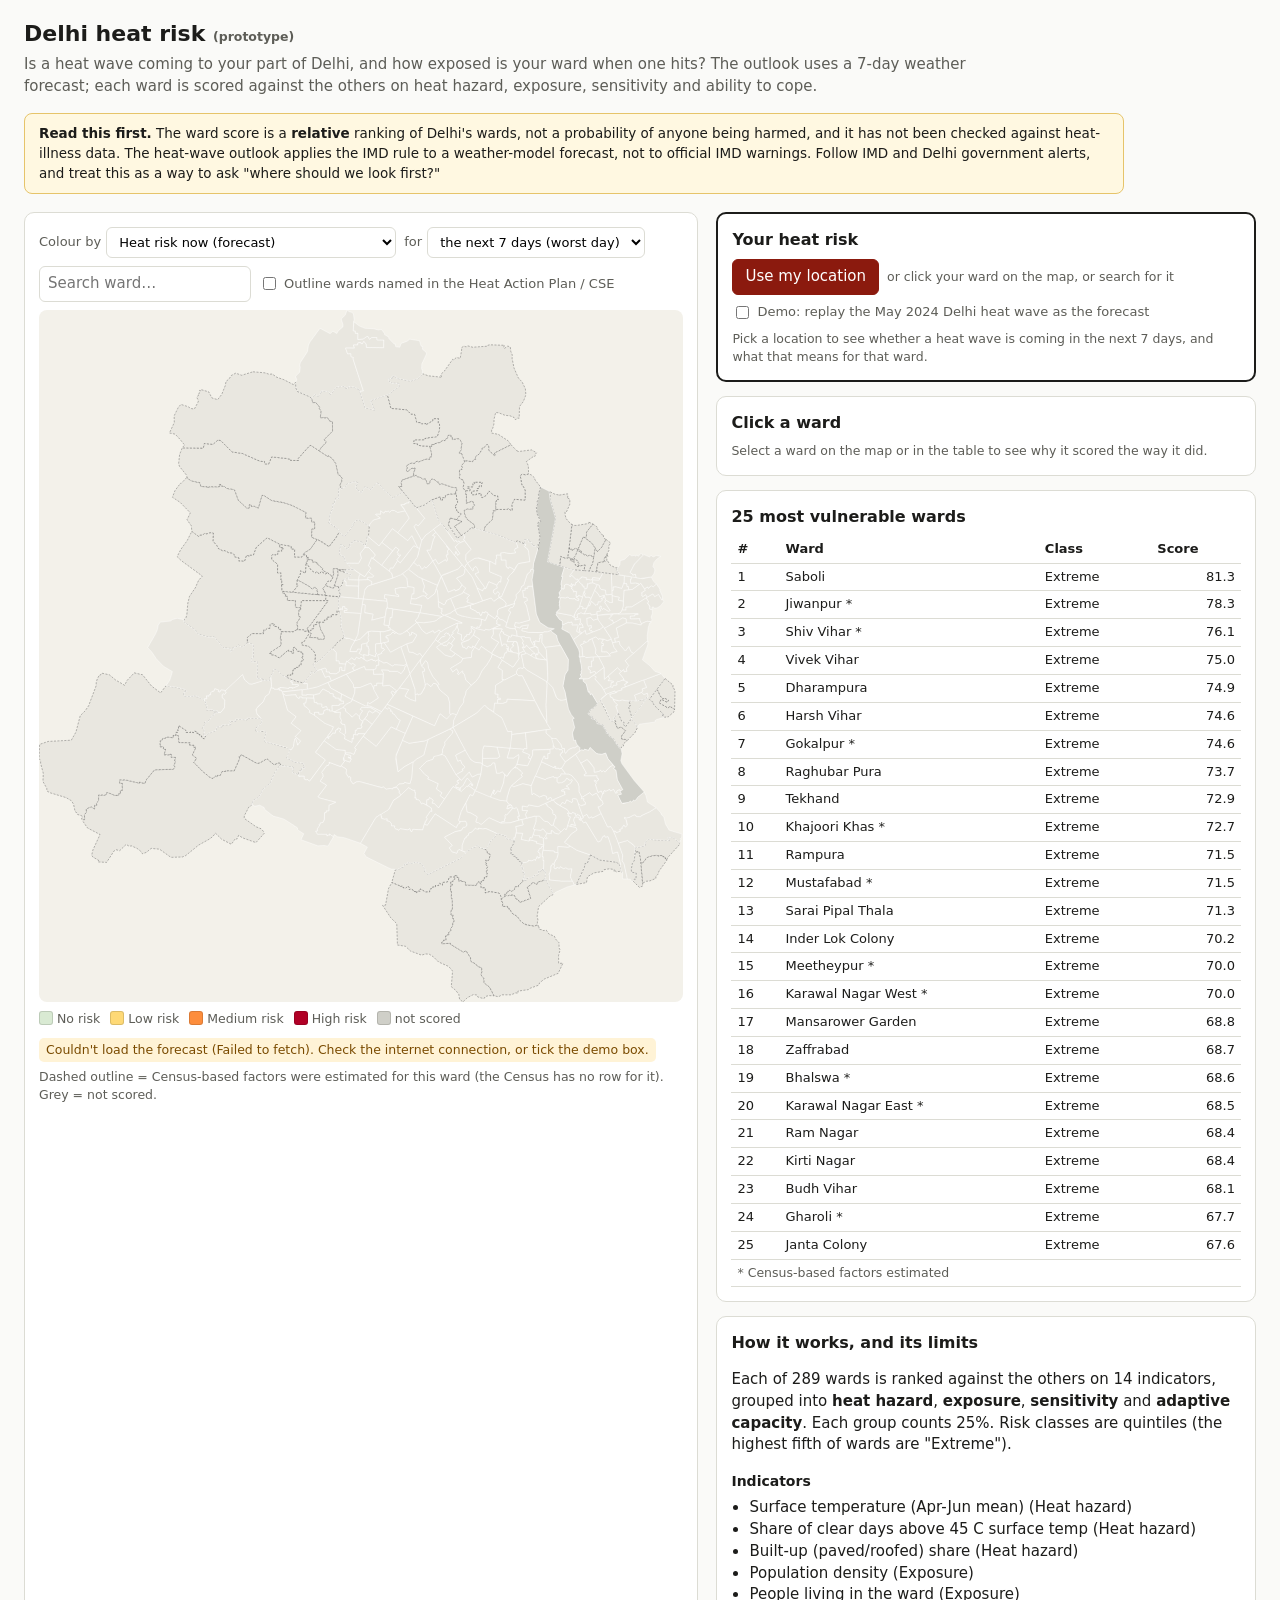
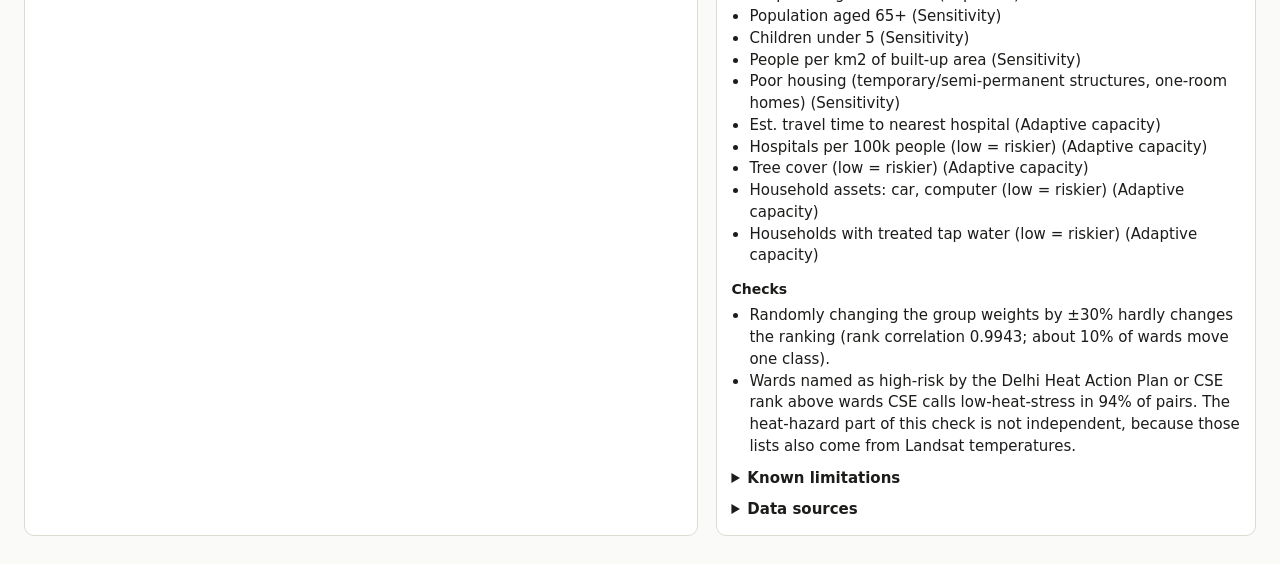
<file: at_risk_area_model/outputs/report/index.html>
<!DOCTYPE html>
<html lang="en"><head><meta charset="utf-8"><meta name="viewport" content="width=device-width,initial-scale=1">
<title>Delhi heat risk: forecast and ward ranking (prototype)</title>
<style>
:root{--bg:#fafaf8;--fg:#1c1c1a;--mute:#5d5d57;--line:#dcdcd4;--card:#fff;--accent:#8b1a0e}
*{box-sizing:border-box}body{margin:0;font:15px/1.45 system-ui,-apple-system,Segoe UI,Roboto,sans-serif;background:var(--bg);color:var(--fg)}
header{padding:18px 24px 6px}h1{margin:0 0 4px;font-size:22px}header p{margin:0;color:var(--mute);max-width:980px}
.banner{margin:10px 24px;padding:10px 14px;border:1px solid #e6c46a;background:#fff8e1;border-radius:8px;font-size:13.5px;max-width:1100px}
main{display:grid;grid-template-columns:minmax(320px,1.25fr) minmax(300px,1fr);gap:18px;padding:8px 24px 28px;max-width:1400px}
@media(max-width:900px){main{grid-template-columns:1fr}}
.card{background:var(--card);border:1px solid var(--line);border-radius:10px;padding:14px}
.controls{display:flex;flex-wrap:wrap;gap:8px;align-items:center;margin-bottom:8px}
select,input{font:inherit;padding:6px 8px;border:1px solid var(--line);border-radius:6px;background:#fff}
label.t{font-size:13px;color:var(--mute);display:flex;gap:5px;align-items:center}
#mapwrap{position:relative}svg{width:100%;height:auto;background:#f3f1ea;border-radius:8px;display:block}
svg path{stroke:#fff;stroke-width:.6;cursor:pointer}svg path:hover{stroke:#000;stroke-width:1.6}
svg path.sel{stroke:#000;stroke-width:2.4}svg path.est{stroke-dasharray:3 2;stroke:#555}
svg path.named{stroke:#0a4fa8;stroke-width:2}
#tip{position:absolute;pointer-events:none;background:#1c1c1a;color:#fff;padding:5px 8px;border-radius:5px;font-size:12.5px;display:none;white-space:nowrap;z-index:5}
.legend{display:flex;flex-wrap:wrap;gap:10px;margin-top:8px;font-size:12.5px;color:var(--mute)}.legend i{display:inline-block;width:14px;height:14px;border-radius:3px;margin-right:4px;vertical-align:-2px;border:1px solid #0002}
h2{font-size:16px;margin:0 0 8px}h3{font-size:14px;margin:12px 0 6px}
.bar{display:grid;grid-template-columns:130px 1fr 38px;gap:8px;align-items:center;font-size:13px;margin:3px 0}
.bar div.b{height:10px;background:#eee;border-radius:5px;overflow:hidden}.bar div.b span{display:block;height:100%}
table{border-collapse:collapse;width:100%;font-size:13px}th,td{text-align:left;padding:4px 6px;border-bottom:1px solid var(--line)}
tr.row{cursor:pointer}tr.row:hover{background:#f3efe4}td.n{text-align:right;font-variant-numeric:tabular-nums}
.pill{display:inline-block;padding:1px 8px;border-radius:10px;font-size:12px;font-weight:600}
.facts td:first-child{color:var(--mute)}details{margin-top:10px}summary{cursor:pointer;font-weight:600}
.flag{font-size:12.5px;color:#7a4b00;background:#fff3d6;border-radius:5px;padding:3px 7px;display:inline-block;margin-top:6px}
.sm{font-size:12.5px;color:var(--mute)}ul{margin:6px 0 6px 18px;padding:0}
button{font:inherit;padding:6px 12px;border:1px solid #8b1a0e;border-radius:6px;background:#8b1a0e;color:#fff;cursor:pointer}
button:disabled{opacity:.6;cursor:wait}
#you{border:2px solid var(--fg)}.risk{display:inline-block;padding:4px 14px;border-radius:8px;font-size:20px;font-weight:700;margin:4px 0 6px}
.headline{font-size:15px;margin:4px 0 8px}.days{display:grid;grid-template-columns:repeat(7,1fr);gap:4px;margin:8px 0}
.day{border:1px solid var(--line);border-radius:6px;padding:4px 2px;text-align:center;font-size:12px;line-height:1.3}
.day b{display:block;font-size:15px}.day.today{outline:2px solid var(--fg)}.day i{display:block;height:5px;border-radius:3px;margin:3px 4px 0}
.advice{font-size:13px;background:#f6f4ee;border-radius:6px;padding:6px 10px;margin-top:6px}
svg circle.me{fill:#0a4fa8;stroke:#fff;stroke-width:2;pointer-events:none}
</style></head><body>
<header><h1>Delhi heat risk <span class="sm">(prototype)</span></h1>
<p>Is a heat wave coming to your part of Delhi, and how exposed is your ward when one hits? The outlook uses a 7-day weather forecast; each ward is scored against the others on heat hazard, exposure, sensitivity and ability to cope.</p></header>
<div class="banner"><b>Read this first.</b> The ward score is a <b>relative</b> ranking of Delhi's wards, not a probability of anyone being harmed, and it has not been checked against heat-illness data. The heat-wave outlook applies the IMD rule to a weather-model forecast, not to official IMD warnings. Follow IMD and Delhi government alerts, and treat this as a way to ask "where should we look first?"</div>
<main>
<section class="card"><div class="controls">
<label class="t">Colour by <select id="layer"></select></label>
<label class="t" id="daywrap">for <select id="day"><option value="all">the next 7 days (worst day)</option></select></label>
<input id="search" list="names" placeholder="Search ward…" autocomplete="off"><datalist id="names"></datalist>
<label class="t"><input type="checkbox" id="named"> Outline wards named in the Heat Action Plan / CSE</label>
</div>
<div id="mapwrap"><svg id="map" role="img" aria-label="Map of Delhi wards coloured by heat risk"></svg><div id="tip"></div></div>
<div class="legend" id="legend"></div>
<div class="sm" id="mapstatus" style="margin-top:4px"></div>
<div class="sm" style="margin-top:6px">Dashed outline = Census-based factors were estimated for this ward (the Census has no row for it). Grey = not scored.</div>
</section>
<section>
<div class="card" id="you"><h2>Your heat risk</h2>
<div class="controls"><button id="locate">Use my location</button><span class="sm">or click your ward on the map, or search for it</span></div>
<label class="t"><input type="checkbox" id="demo"> Demo: replay the May 2024 Delhi heat wave as the forecast</label>
<div id="youbody" class="sm" style="margin-top:8px">Pick a location to see whether a heat wave is coming in the next 7 days, and what that means for that ward.</div></div>
<div class="card" id="detail" style="margin-top:14px"><h2>Click a ward</h2><div class="sm">Select a ward on the map or in the table to see why it scored the way it did.</div></div>
<div class="card" style="margin-top:14px"><h2>25 most vulnerable wards</h2><table id="top"></table></div>
<div class="card" style="margin-top:14px"><h2>How it works, and its limits</h2><div id="method"></div></div>
</section></main>
<script>
const DATA = {"W":931.3,"H":1000.0,"wards":[{"id":"CANT_1","name":"Delhi Cantt Charge 1","type":"Cantonment","d":"M536.0,525.7L543.6,548.5L544.5,565.5L536.9,563.0L528.8,558.1L534.1,548.6L520.5,546.3L536.0,525.7Z","named":[],"lon":77.1311,"lat":28.6266,"score":35.3,"cls":"Low","rank":249,"groups":{"Heat hazard":42.8,"Exposure":10.9,"Sensitivity":26.7,"Adaptive capacity":60.9},"drivers":"Share of clear days above 45 C surface temp; Hospitals per 100k people (low = riskier); Surface temperature (Apr-Jun mean)","estimated":false,"facts":{"total_population":13895.13352731628,"pop_density":10898.144,"lst_mean_c":43.053,"lst_hot45_share":0.375,"built_up_share":0.524,"tree_cover_pct":36.413,"elderly_share":0.045,"under5_share":0.075,"hospital_travel_min":2.377,"hospitals_per_100k":0.0,"tap_treated_pct":69.9,"assets_index":0.297}},{"id":"CANT_2","name":"Delhi Cantt Charge 2","type":"Cantonment","d":"M574.4,540.3L579.1,548.8L591.3,559.0L593.6,568.1L593.6,582.8L595.1,585.6L589.2,591.2L579.6,583.6L571.7,600.9L502.8,569.7L520.5,546.3L534.1,548.6L528.8,558.1L536.9,563.0L544.5,565.5L543.6,555.8L547.2,554.5L548.4,556.5L549.8,554.9L552.0,555.0L557.0,546.8L558.1,541.8L560.5,539.7L566.4,544.3L570.1,539.5L574.4,540.3Z","named":[],"lon":77.1429,"lat":28.6073,"score":35.6,"cls":"Low","rank":247,"groups":{"Heat hazard":15.2,"Exposure":34.3,"Sensitivity":41.3,"Adaptive capacity":51.5},"drivers":"People living in the ward; Poor housing (temporary/semi-permanent structures, one-room homes); Households with treated tap water (low = riskier)","estimated":false,"facts":{"total_population":62148.24824417829,"pop_density":7094.549,"lst_mean_c":41.892,"lst_hot45_share":0.25,"built_up_share":0.295,"tree_cover_pct":57.158,"elderly_share":0.044,"under5_share":0.075,"hospital_travel_min":1.297,"hospitals_per_100k":3.218,"tap_treated_pct":8.4,"assets_index":0.134}},{"id":"CANT_4","name":"Delhi Cantt Charge 4","type":"Cantonment","d":"M582.2,642.1L574.3,645.2L570.7,645.3L569.4,649.4L559.9,652.5L550.1,662.4L557.4,670.9L563.3,675.1L562.0,677.6L577.1,684.5L574.4,692.3L582.4,697.6L579.9,702.0L586.2,706.7L577.4,719.6L571.2,713.2L568.0,712.8L569.6,708.2L564.3,704.7L563.3,707.8L560.4,707.9L560.3,715.5L554.4,712.6L553.1,714.3L549.4,708.3L544.8,707.3L544.8,705.0L543.1,705.4L544.0,697.4L542.8,697.0L543.2,694.1L540.6,694.3L534.1,690.5L523.2,700.8L520.4,697.6L520.6,695.0L518.6,691.3L514.2,690.1L520.2,684.8L527.4,684.3L528.2,682.5L536.1,684.5L538.5,675.8L540.0,654.3L545.6,648.9L556.0,643.1L562.2,620.5L593.9,605.7L598.3,608.3L597.3,611.6L586.4,624.5L586.9,627.5L583.0,635.8L583.4,639.2L582.2,642.1Z","named":[],"lon":77.138,"lat":28.564,"score":36.8,"cls":"Low","rank":242,"groups":{"Heat hazard":39.2,"Exposure":26.5,"Sensitivity":27.8,"Adaptive capacity":53.6},"drivers":"People living in the ward; Households with treated tap water (low = riskier); Share of clear days above 45 C surface temp","estimated":false,"facts":{"total_population":51442.26104078415,"pop_density":6137.23,"lst_mean_c":43.027,"lst_hot45_share":0.375,"built_up_share":0.343,"tree_cover_pct":49.446,"elderly_share":0.045,"under5_share":0.075,"hospital_travel_min":8.344,"hospitals_per_100k":7.776,"tap_treated_pct":0.0,"assets_index":0.475}},{"id":"CANT_5","name":"Delhi Cantt Charge 5","type":"Cantonment","d":"M540.6,653.1L528.2,660.0L518.7,667.5L515.7,645.1L525.2,621.8L534.9,626.1L557.1,622.9L562.2,620.5L556.0,643.1L545.6,648.9L540.6,653.1Z","named":[],"lon":77.1318,"lat":28.5748,"score":42.6,"cls":"Moderate","rank":218,"groups":{"Heat hazard":58.8,"Exposure":9.9,"Sensitivity":34.5,"Adaptive capacity":67.2},"drivers":"Surface temperature (Apr-Jun mean); Share of clear days above 45 C surface temp; Households with treated tap water (low = riskier)","estimated":false,"facts":{"total_population":21306.56289793553,"pop_density":6098.043,"lst_mean_c":44.148,"lst_hot45_share":0.425,"built_up_share":0.461,"tree_cover_pct":26.192,"elderly_share":0.045,"under5_share":0.075,"hospital_travel_min":3.974,"hospitals_per_100k":0.0,"tap_treated_pct":14.3,"assets_index":0.49}},{"id":"CANT_6","name":"Delhi Cantt Charge 6","type":"Cantonment","d":"M508.9,602.4L529.6,611.8L516.1,642.7L515.5,648.7L518.7,667.5L528.2,660.0L540.6,653.1L538.5,675.8L536.1,684.5L528.2,682.5L527.4,684.3L520.2,684.8L516.8,688.7L511.7,690.6L511.2,692.4L507.6,691.5L501.8,692.6L497.3,689.1L495.7,690.4L463.6,681.6L458.4,682.1L454.0,685.1L450.4,680.4L450.3,675.6L449.4,674.4L447.3,675.5L443.5,669.3L444.5,665.2L443.7,663.2L436.3,658.8L441.6,651.9L439.9,650.9L439.9,647.2L440.8,647.2L441.0,650.4L449.1,653.3L451.2,648.5L446.8,647.0L446.8,645.7L448.5,645.8L448.4,647.0L449.9,647.2L450.6,644.1L442.5,641.6L442.5,639.8L449.8,639.9L455.0,642.1L458.3,634.4L455.8,632.9L468.6,615.8L487.3,630.5L508.9,602.4Z","named":[],"lon":77.103,"lat":28.573,"score":51.8,"cls":"High","rank":136,"groups":{"Heat hazard":74.5,"Exposure":44.8,"Sensitivity":21.8,"Adaptive capacity":66.0},"drivers":"People living in the ward; Surface temperature (Apr-Jun mean); Share of clear days above 45 C surface temp","estimated":false,"facts":{"total_population":98930.97358034839,"pop_density":6488.128,"lst_mean_c":46.406,"lst_hot45_share":0.625,"built_up_share":0.57,"tree_cover_pct":15.19,"elderly_share":0.045,"under5_share":0.075,"hospital_travel_min":4.407,"hospitals_per_100k":3.032,"tap_treated_pct":47.0,"assets_index":0.333}},{"id":"CANT_7","name":"Delhi Cantt Charge 7","type":"Cantonment","d":"M516.4,606.0L508.9,602.4L487.3,630.5L468.6,615.8L499.8,574.1L503.4,576.9L505.6,574.5L508.1,577.2L508.0,579.9L509.8,579.2L511.4,583.7L513.2,583.7L518.7,591.2L522.2,592.9L516.4,606.0Z","named":[],"lon":77.1132,"lat":28.5971,"score":44.0,"cls":"Moderate","rank":201,"groups":{"Heat hazard":63.7,"Exposure":19.0,"Sensitivity":28.6,"Adaptive capacity":64.7},"drivers":"Surface temperature (Apr-Jun mean); Share of clear days above 45 C surface temp; Households with treated tap water (low = riskier)","estimated":false,"facts":{"total_population":33151.663094406686,"pop_density":8531.051,"lst_mean_c":44.416,"lst_hot45_share":0.45,"built_up_share":0.552,"tree_cover_pct":22.13,"elderly_share":0.045,"under5_share":0.075,"hospital_travel_min":3.687,"hospitals_per_100k":0.0,"tap_treated_pct":29.5,"assets_index":0.605}},{"id":"CANT_8","name":"Delhi Cantt Charge 8","type":"Cantonment","d":"M540.5,587.0L529.5,611.8L516.4,606.0L522.2,592.9L518.7,591.2L513.2,583.7L511.4,583.7L509.8,579.2L508.0,579.9L508.1,577.2L505.6,574.5L503.4,576.9L499.8,574.1L502.8,569.7L540.5,587.0Z","named":[],"lon":77.1281,"lat":28.6012,"score":30.3,"cls":"Low","rank":268,"groups":{"Heat hazard":19.8,"Exposure":10.7,"Sensitivity":40.6,"Adaptive capacity":50.0},"drivers":"Poor housing (temporary/semi-permanent structures, one-room homes); Households with treated tap water (low = riskier); Household assets: car, computer (low = riskier)","estimated":false,"facts":{"total_population":16730.06105133396,"pop_density":9543.674,"lst_mean_c":41.97,"lst_hot45_share":0.25,"built_up_share":0.512,"tree_cover_pct":46.192,"elderly_share":0.045,"under5_share":0.075,"hospital_travel_min":1.546,"hospitals_per_100k":5.977,"tap_treated_pct":10.7,"assets_index":0.14}},{"id":"CANT_3","name":"Delhi Cantt Charge 3","type":"Cantonment","d":"M603.7,585.0L599.5,593.1L598.4,603.2L558.0,622.6L534.7,626.1L525.2,621.8L540.5,587.0L571.7,600.9L579.6,583.6L589.2,591.2L595.9,583.5L599.7,583.3L603.7,585.0Z","named":[],"lon":77.1422,"lat":28.5899,"score":23.4,"cls":"Low","rank":283,"groups":{"Heat hazard":6.4,"Exposure":17.1,"Sensitivity":15.3,"Adaptive capacity":54.7},"drivers":"Households with treated tap water (low = riskier); Est. travel time to nearest hospital; Hospitals per 100k people (low = riskier)","estimated":false,"facts":{"total_population":33451.727872712065,"pop_density":6579.805,"lst_mean_c":40.99,"lst_hot45_share":0.15,"built_up_share":0.312,"tree_cover_pct":63.14,"elderly_share":0.044,"under5_share":0.074,"hospital_travel_min":4.688,"hospitals_per_100k":0.0,"tap_treated_pct":23.3,"assets_index":0.952}},{"id":"NDMC_1","name":"Ndmc Charge 1","type":"NDMC","d":"M700.7,515.6L704.6,519.9L734.4,537.3L733.6,538.6L734.4,540.8L732.8,571.1L734.1,597.4L717.1,565.7L715.7,565.2L716.1,563.8L698.5,528.6L693.5,528.7L690.3,525.8L689.8,522.3L692.6,518.0L696.2,517.1L699.0,518.0L700.7,515.6Z","named":[],"lon":77.2341,"lat":28.6188,"score":16.9,"cls":"Low","rank":287,"groups":{"Heat hazard":11.7,"Exposure":0.7,"Sensitivity":14.8,"Adaptive capacity":40.6},"drivers":"Est. travel time to nearest hospital; Hospitals per 100k people (low = riskier); Poor housing (temporary/semi-permanent structures, one-room homes)","estimated":false,"facts":{"total_population":10033.294491933017,"pop_density":2544.584,"lst_mean_c":41.654,"lst_hot45_share":0.125,"built_up_share":0.535,"tree_cover_pct":43.163,"elderly_share":0.042,"under5_share":0.063,"hospital_travel_min":6.003,"hospitals_per_100k":0.0,"tap_treated_pct":99.4,"assets_index":0.772}},{"id":"NDMC_2","name":"Ndmc Charge 2","type":"NDMC","d":"M702.9,495.2L702.8,497.2L697.3,498.2L700.8,515.5L699.0,518.0L696.2,517.1L692.6,518.0L689.8,522.3L690.3,525.8L688.2,526.9L673.1,534.7L669.1,533.5L669.5,520.9L663.0,516.6L669.3,505.9L685.1,516.1L693.5,504.1L692.7,499.1L693.7,498.9L693.8,496.1L701.2,492.3L702.9,495.2Z","named":[],"lon":77.2189,"lat":28.6388,"score":22.0,"cls":"Low","rank":285,"groups":{"Heat hazard":32.8,"Exposure":13.0,"Sensitivity":24.3,"Adaptive capacity":17.7},"drivers":"Population aged 65+; Built-up (paved/roofed) share; Share of clear days above 45 C surface temp","estimated":false,"facts":{"total_population":19808.38541508843,"pop_density":10765.427,"lst_mean_c":42.344,"lst_hot45_share":0.275,"built_up_share":0.736,"tree_cover_pct":24.929,"elderly_share":0.047,"under5_share":0.063,"hospital_travel_min":1.598,"hospitals_per_100k":20.193,"tap_treated_pct":98.7,"assets_index":0.704}},{"id":"NDMC_3","name":"Ndmc Charge 3","type":"NDMC","d":"M665.9,502.5L669.3,505.9L663.0,516.6L669.5,520.9L669.1,533.5L670.7,535.8L659.9,542.4L659.2,554.8L663.5,555.1L663.1,560.8L666.9,561.0L666.8,563.1L663.0,562.8L662.7,568.5L658.4,568.3L657.7,580.9L648.5,575.6L644.0,571.0L632.4,582.6L598.4,603.2L599.5,592.9L607.9,574.9L613.6,567.1L613.7,561.6L616.3,555.8L617.3,550.2L621.8,544.4L631.1,536.9L635.7,530.7L640.2,521.2L647.6,512.0L653.4,502.3L654.9,497.3L665.9,502.5Z","named":[],"lon":77.1882,"lat":28.6187,"score":29.6,"cls":"Low","rank":270,"groups":{"Heat hazard":6.7,"Exposure":38.8,"Sensitivity":31.6,"Adaptive capacity":41.3},"drivers":"People living in the ward; People per km2 of built-up area; Est. travel time to nearest hospital","estimated":false,"facts":{"total_population":72316.41795633569,"pop_density":8051.26,"lst_mean_c":41.14,"lst_hot45_share":0.2,"built_up_share":0.161,"tree_cover_pct":80.594,"elderly_share":0.039,"under5_share":0.057,"hospital_travel_min":5.564,"hospitals_per_100k":1.383,"tap_treated_pct":96.8,"assets_index":0.622}},{"id":"NDMC_4","name":"Ndmc Charge 4","type":"NDMC","d":"M715.5,564.7L676.6,562.5L676.3,566.4L669.3,568.9L662.7,568.5L663.0,562.8L666.8,563.1L666.9,561.0L663.1,560.8L663.5,555.1L659.2,554.8L659.9,542.4L670.7,535.8L671.4,534.0L673.1,534.7L690.3,525.8L693.5,528.7L698.4,528.6L716.1,563.8L715.5,564.7Z","named":[],"lon":77.2133,"lat":28.6206,"score":14.2,"cls":"Low","rank":289,"groups":{"Heat hazard":10.3,"Exposure":6.9,"Sensitivity":18.0,"Adaptive capacity":21.5},"drivers":"Poor housing (temporary/semi-permanent structures, one-room homes); Est. travel time to nearest hospital; Built-up (paved/roofed) share","estimated":false,"facts":{"total_population":19501.572085376036,"pop_density":4456.484,"lst_mean_c":41.395,"lst_hot45_share":0.1,"built_up_share":0.535,"tree_cover_pct":42.387,"elderly_share":0.037,"under5_share":0.056,"hospital_travel_min":2.591,"hospitals_per_100k":10.256,"tap_treated_pct":97.65,"assets_index":0.776}},{"id":"NDMC_5","name":"Ndmc Charge 5","type":"NDMC","d":"M715.5,564.7L717.1,565.7L726.2,583.8L739.5,605.8L683.3,613.5L683.1,609.0L677.1,609.2L668.2,588.7L657.0,582.0L658.4,568.3L670.6,568.6L676.3,566.4L676.6,562.5L715.5,564.7Z","named":[],"lon":77.2198,"lat":28.6025,"score":22.7,"cls":"Low","rank":284,"groups":{"Heat hazard":3.2,"Exposure":8.5,"Sensitivity":24.5,"Adaptive capacity":54.5},"drivers":"Poor housing (temporary/semi-permanent structures, one-room homes); Est. travel time to nearest hospital; Hospitals per 100k people (low = riskier)","estimated":false,"facts":{"total_population":23927.063137206158,"pop_density":3004.026,"lst_mean_c":39.698,"lst_hot45_share":0.05,"built_up_share":0.32,"tree_cover_pct":64.871,"elderly_share":0.042,"under5_share":0.068,"hospital_travel_min":8.108,"hospitals_per_100k":0.0,"tap_treated_pct":82.367,"assets_index":0.654}},{"id":"NDMC_7","name":"Ndmc Charge 7","type":"NDMC","d":"M680.9,633.2L676.8,647.3L685.9,647.4L693.0,642.4L693.8,645.7L690.3,657.9L679.5,668.5L676.4,674.2L669.6,667.6L665.6,669.6L661.2,669.6L658.4,654.6L655.4,654.8L653.8,657.7L647.8,660.2L640.6,656.8L641.2,648.0L662.2,647.7L665.7,645.6L661.8,631.5L680.9,633.2Z","named":[],"lon":77.2037,"lat":28.5714,"score":30.6,"cls":"Low","rank":267,"groups":{"Heat hazard":29.2,"Exposure":26.1,"Sensitivity":48.6,"Adaptive capacity":18.3},"drivers":"Poor housing (temporary/semi-permanent structures, one-room homes); People living in the ward; Children under 5","estimated":false,"facts":{"total_population":38333.929819181365,"pop_density":12668.186,"lst_mean_c":42.431,"lst_hot45_share":0.275,"built_up_share":0.622,"tree_cover_pct":34.341,"elderly_share":0.045,"under5_share":0.077,"hospital_travel_min":1.222,"hospitals_per_100k":20.869,"tap_treated_pct":95.0,"assets_index":0.647}},{"id":"NDMC_8","name":"Ndmc Charge 8","type":"NDMC","d":"M661.8,631.5L665.7,645.6L662.2,647.7L641.2,648.0L641.2,635.3L643.0,629.9L661.8,631.5Z","named":[],"lon":77.1962,"lat":28.5766,"score":27.2,"cls":"Low","rank":278,"groups":{"Heat hazard":14.3,"Exposure":7.6,"Sensitivity":34.8,"Adaptive capacity":52.1},"drivers":"Hospitals per 100k people (low = riskier); Est. travel time to nearest hospital; Children under 5","estimated":false,"facts":{"total_population":10390.005053496892,"pop_density":9602.592,"lst_mean_c":41.687,"lst_hot45_share":0.2,"built_up_share":0.514,"tree_cover_pct":46.453,"elderly_share":0.045,"under5_share":0.077,"hospital_travel_min":4.173,"hospitals_per_100k":0.0,"tap_treated_pct":87.9,"assets_index":0.623}},{"id":"NDMC_9","name":"Ndmc Charge 9","type":"NDMC","d":"M647.5,574.9L669.1,589.8L677.2,609.3L683.1,609.0L682.6,625.6L680.9,633.2L643.0,629.9L641.2,635.3L640.6,656.8L639.4,654.9L629.8,653.6L626.8,652.1L621.1,646.3L598.4,603.2L632.4,582.6L644.0,571.0L647.5,574.9Z","named":[],"lon":77.1916,"lat":28.5876,"score":28.5,"cls":"Low","rank":275,"groups":{"Heat hazard":13.3,"Exposure":27.9,"Sensitivity":27.6,"Adaptive capacity":45.2},"drivers":"People living in the ward; Poor housing (temporary/semi-permanent structures, one-room homes); Est. travel time to nearest hospital","estimated":false,"facts":{"total_population":55533.80150143664,"pop_density":5042.11,"lst_mean_c":41.532,"lst_hot45_share":0.225,"built_up_share":0.428,"tree_cover_pct":51.694,"elderly_share":0.042,"under5_share":0.069,"hospital_travel_min":4.653,"hospitals_per_100k":5.402,"tap_treated_pct":87.3,"assets_index":0.452}},{"id":"NDMC_6","name":"Ndmc Charge 6","type":"NDMC","d":"M700.4,634.9L680.9,633.2L683.3,613.5L703.0,611.2L705.3,634.2L701.7,633.8L700.4,634.9Z","named":[],"lon":77.2183,"lat":28.5848,"score":15.4,"cls":"Low","rank":288,"groups":{"Heat hazard":12.1,"Exposure":7.6,"Sensitivity":27.6,"Adaptive capacity":14.4},"drivers":"Children under 5; Built-up (paved/roofed) share; Population aged 65+","estimated":false,"facts":{"total_population":11319.921606006923,"pop_density":8348.025,"lst_mean_c":41.34,"lst_hot45_share":0.125,"built_up_share":0.566,"tree_cover_pct":42.729,"elderly_share":0.045,"under5_share":0.077,"hospital_travel_min":1.302,"hospitals_per_100k":8.834,"tap_treated_pct":97.4,"assets_index":0.786}},{"id":"80","name":"Chandni Chowk","type":"MCD (pre-2022)","d":"M739.9,462.9L740.4,464.4L747.9,469.9L749.5,477.1L753.6,484.9L731.1,487.6L726.5,480.3L726.9,468.8L724.1,469.2L724.4,474.6L723.2,474.5L723.2,479.4L716.8,478.2L716.4,480.8L714.9,479.0L714.3,480.3L716.7,482.8L714.3,484.6L710.0,476.8L709.9,473.7L702.2,473.4L701.7,472.1L694.0,472.6L690.7,471.3L690.1,464.5L688.0,460.4L688.3,457.3L695.2,459.6L696.6,456.8L707.4,454.7L705.7,460.5L698.6,460.1L697.9,463.4L707.5,465.8L728.3,466.3L729.5,464.9L735.2,464.9L739.9,462.9Z","named":["CSE_very_high_vulnerability"],"lon":77.2261,"lat":28.658,"score":56.7,"cls":"Very High","rank":95,"groups":{"Heat hazard":49.5,"Exposure":51.9,"Sensitivity":60.0,"Adaptive capacity":65.2},"drivers":"People living in the ward; Poor housing (temporary/semi-permanent structures, one-room homes); Population density","estimated":false,"facts":{"total_population":62626.897359668874,"pop_density":23958.262,"lst_mean_c":43.439,"lst_hot45_share":0.35,"built_up_share":0.626,"tree_cover_pct":31.954,"elderly_share":0.05,"under5_share":0.072,"hospital_travel_min":3.197,"hospitals_per_100k":1.597,"tap_treated_pct":59.0,"assets_index":0.152}},{"id":"81","name":"Minto Road","type":"MCD (pre-2022)","d":"M703.9,495.2L719.5,504.0L733.9,505.7L735.4,533.8L734.4,537.3L704.6,519.9L700.7,515.6L697.3,498.2L702.8,497.2L702.9,495.2L703.9,495.2Z","named":[],"lon":77.2322,"lat":28.6354,"score":35.1,"cls":"Low","rank":252,"groups":{"Heat hazard":34.9,"Exposure":23.4,"Sensitivity":48.3,"Adaptive capacity":33.7},"drivers":"Poor housing (temporary/semi-permanent structures, one-room homes); Population aged 65+; Household assets: car, computer (low = riskier)","estimated":false,"facts":{"total_population":34056.04518545528,"pop_density":13471.537,"lst_mean_c":42.583,"lst_hot45_share":0.275,"built_up_share":0.731,"tree_cover_pct":24.183,"elderly_share":0.056,"under5_share":0.069,"hospital_travel_min":1.071,"hospitals_per_100k":17.618,"tap_treated_pct":92.6,"assets_index":0.223}},{"id":"82","name":"Kucha Pandit","type":"MCD (pre-2022)","d":"M704.2,484.1L716.8,496.3L716.9,496.8L712.0,497.4L711.3,499.7L702.9,495.2L698.1,487.2L702.5,487.6L704.2,484.1Z","named":["CSE_heat_stressed_100pct"],"lon":77.2254,"lat":28.648,"score":59.3,"cls":"Very High","rank":68,"groups":{"Heat hazard":92.0,"Exposure":33.0,"Sensitivity":47.3,"Adaptive capacity":64.8},"drivers":"Built-up (paved/roofed) share; Population density; Surface temperature (Apr-Jun mean)","estimated":false,"facts":{"total_population":10501.567655221013,"pop_density":30978.076,"lst_mean_c":44.511,"lst_hot45_share":0.475,"built_up_share":0.994,"tree_cover_pct":0.38,"elderly_share":0.056,"under5_share":0.069,"hospital_travel_min":1.942,"hospitals_per_100k":0.0,"tap_treated_pct":94.4,"assets_index":0.299}},{"id":"83","name":"Bazar Sitaram","type":"MCD (pre-2022)","d":"M722.0,493.9L720.6,498.6L719.2,498.7L718.5,496.6L717.3,498.0L719.0,503.4L715.6,502.4L711.3,499.7L712.0,497.4L716.8,496.3L708.4,488.8L718.9,485.9L719.1,487.7L720.9,487.7L722.0,493.9Z","named":["CSE_heat_stressed_100pct"],"lon":77.2322,"lat":28.6462,"score":57.9,"cls":"Very High","rank":83,"groups":{"Heat hazard":91.1,"Exposure":40.8,"Sensitivity":52.9,"Adaptive capacity":46.7},"drivers":"Population density; Built-up (paved/roofed) share; Share of clear days above 45 C surface temp","estimated":false,"facts":{"total_population":12540.5614691349,"pop_density":35127.623,"lst_mean_c":44.37,"lst_hot45_share":0.475,"built_up_share":0.993,"tree_cover_pct":0.169,"elderly_share":0.056,"under5_share":0.069,"hospital_travel_min":0.596,"hospitals_per_100k":7.974,"tap_treated_pct":95.5,"assets_index":0.21}},{"id":"85","name":"Idgah Road","type":"MCD (pre-2022)","d":"M683.0,469.5L696.3,472.4L700.2,478.6L698.5,481.2L699.4,481.7L698.8,482.6L700.6,483.2L700.9,486.8L698.1,487.2L701.2,492.3L693.8,496.1L692.9,487.2L691.1,480.5L690.1,480.7L689.8,479.1L676.3,479.4L679.4,471.5L682.1,472.7L683.0,469.5Z","named":[],"lon":77.2197,"lat":28.6521,"score":56.9,"cls":"Very High","rank":90,"groups":{"Heat hazard":91.4,"Exposure":25.4,"Sensitivity":44.3,"Adaptive capacity":66.2},"drivers":"Surface temperature (Apr-Jun mean); Built-up (paved/roofed) share; Share of clear days above 45 C surface temp","estimated":false,"facts":{"total_population":17801.368937073716,"pop_density":22999.185,"lst_mean_c":44.598,"lst_hot45_share":0.5,"built_up_share":0.965,"tree_cover_pct":3.29,"elderly_share":0.054,"under5_share":0.07,"hospital_travel_min":1.775,"hospitals_per_100k":0.0,"tap_treated_pct":93.167,"assets_index":0.171}},{"id":"108","name":"Khyala","type":"MCD (pre-2022)","d":"M493.2,464.9L494.0,481.9L486.5,482.6L486.4,493.9L488.0,497.0L486.3,497.6L486.2,501.1L476.7,497.7L476.8,489.5L475.6,488.6L475.8,486.0L473.6,486.0L473.8,481.4L476.5,478.0L475.3,473.4L476.4,470.3L475.6,464.9L480.5,463.9L493.2,464.9Z","named":["DDMA_HAP_2019_LST_hotspot"],"lon":77.1027,"lat":28.6524,"score":63.2,"cls":"Extreme","rank":41,"groups":{"Heat hazard":68.6,"Exposure":68.5,"Sensitivity":64.3,"Adaptive capacity":51.4},"drivers":"Population density; People living in the ward; Population aged 65+","estimated":false,"facts":{"total_population":56287.59394441663,"pop_density":39611.255,"lst_mean_c":43.488,"lst_hot45_share":0.4,"built_up_share":0.892,"tree_cover_pct":5.801,"elderly_share":0.06,"under5_share":0.072,"hospital_travel_min":1.808,"hospitals_per_100k":1.777,"tap_treated_pct":96.4,"assets_index":0.35}},{"id":"109","name":"Janak Puri North","type":"MCD (pre-2022)","d":"M483.2,519.8L483.7,526.5L497.4,526.1L496.9,539.5L488.1,539.4L488.1,543.0L484.2,542.9L483.7,548.4L479.7,539.3L464.0,545.5L454.8,545.9L454.2,541.0L444.0,526.3L470.3,514.8L472.2,519.8L483.2,519.8Z","named":[],"lon":77.0977,"lat":28.6281,"score":49.0,"cls":"High","rank":161,"groups":{"Heat hazard":39.9,"Exposure":81.0,"Sensitivity":47.1,"Adaptive capacity":28.1},"drivers":"People living in the ward; Population density; Population aged 65+","estimated":false,"facts":{"total_population":103899.9369697348,"pop_density":35388.262,"lst_mean_c":42.922,"lst_hot45_share":0.275,"built_up_share":0.775,"tree_cover_pct":20.015,"elderly_share":0.058,"under5_share":0.072,"hospital_travel_min":1.305,"hospitals_per_100k":1.925,"tap_treated_pct":97.1,"assets_index":0.88}},{"id":"11","name":"Mukherjee Nagar","type":"MCD (pre-2022)","d":"M690.7,333.4L703.8,339.3L701.8,342.1L706.2,345.4L708.0,350.0L709.4,363.7L693.3,366.3L689.6,370.5L687.2,375.7L681.3,372.0L679.4,371.5L678.6,373.6L676.5,372.7L674.9,369.3L674.7,361.5L667.9,361.6L667.1,351.0L672.4,350.5L681.0,352.0L688.8,350.7L687.2,347.8L687.7,345.0L692.0,343.3L689.4,336.6L690.7,333.4Z","named":[],"lon":77.2155,"lat":28.7125,"score":47.1,"cls":"High","rank":173,"groups":{"Heat hazard":14.6,"Exposure":58.7,"Sensitivity":58.9,"Adaptive capacity":56.3},"drivers":"People living in the ward; Population density; People per km2 of built-up area","estimated":false,"facts":{"total_population":70510.69578233194,"pop_density":27287.421,"lst_mean_c":41.342,"lst_hot45_share":0.15,"built_up_share":0.618,"tree_cover_pct":28.268,"elderly_share":0.046,"under5_share":0.075,"hospital_travel_min":5.017,"hospitals_per_100k":0.0,"tap_treated_pct":92.75,"assets_index":0.513}},{"id":"117","name":"Janak Puri West","type":"MCD (pre-2022)","d":"M444.0,526.3L454.2,541.0L454.8,545.9L456.8,546.1L456.2,553.5L452.7,563.0L421.9,546.6L417.3,538.4L444.0,526.3Z","named":[],"lon":77.0783,"lat":28.623,"score":42.2,"cls":"Moderate","rank":221,"groups":{"Heat hazard":36.2,"Exposure":68.9,"Sensitivity":47.6,"Adaptive capacity":16.0},"drivers":"Population density; People living in the ward; Population aged 65+","estimated":false,"facts":{"total_population":74772.36219665411,"pop_density":32852.532,"lst_mean_c":42.597,"lst_hot45_share":0.275,"built_up_share":0.761,"tree_cover_pct":22.502,"elderly_share":0.056,"under5_share":0.073,"hospital_travel_min":1.433,"hospitals_per_100k":8.024,"tap_treated_pct":99.35,"assets_index":0.937}},{"id":"118","name":"Janak Puri South","type":"MCD (pre-2022)","d":"M479.7,539.3L490.6,560.7L478.1,569.0L475.0,567.2L475.8,572.3L471.8,572.4L452.7,563.0L456.2,553.5L456.8,546.1L464.0,545.5L479.7,539.3Z","named":[],"lon":77.0971,"lat":28.6165,"score":45.6,"cls":"Moderate","rank":188,"groups":{"Heat hazard":35.1,"Exposure":58.1,"Sensitivity":46.8,"Adaptive capacity":42.5},"drivers":"People living in the ward; Population density; Population aged 65+","estimated":false,"facts":{"total_population":62974.0131296077,"pop_density":29020.283,"lst_mean_c":42.481,"lst_hot45_share":0.275,"built_up_share":0.764,"tree_cover_pct":22.225,"elderly_share":0.05,"under5_share":0.074,"hospital_travel_min":3.064,"hospitals_per_100k":3.176,"tap_treated_pct":91.75,"assets_index":0.663}},{"id":"119","name":"Milap Nagar","type":"MCD (pre-2022)","d":"M437.3,555.2L436.1,563.5L433.5,563.9L433.6,561.1L427.6,560.9L427.6,558.8L425.0,558.7L425.1,554.8L420.1,554.0L420.1,552.8L410.3,547.7L405.1,554.6L398.9,555.5L398.9,556.5L387.1,555.6L387.1,556.7L380.0,556.6L380.1,548.9L399.3,545.5L417.3,538.2L421.5,546.3L437.3,555.2Z","named":["CSE_heat_stressed_100pct"],"lon":77.0546,"lat":28.6195,"score":49.4,"cls":"High","rank":156,"groups":{"Heat hazard":79.8,"Exposure":54.7,"Sensitivity":36.1,"Adaptive capacity":27.1},"drivers":"Population density; Built-up (paved/roofed) share; Surface temperature (Apr-Jun mean)","estimated":false,"facts":{"total_population":46939.79273410651,"pop_density":31503.217,"lst_mean_c":44.029,"lst_hot45_share":0.375,"built_up_share":0.996,"tree_cover_pct":0.071,"elderly_share":0.052,"under5_share":0.073,"hospital_travel_min":0.454,"hospitals_per_100k":8.522,"tap_treated_pct":99.7,"assets_index":0.727}},{"id":"120","name":"Sita Puri","type":"MCD (pre-2022)","d":"M452.7,563.0L451.3,566.1L444.1,569.9L438.2,575.3L427.0,580.6L423.5,579.6L423.2,571.6L433.8,571.5L433.9,569.5L440.1,568.6L440.2,565.4L436.1,565.3L437.3,555.2L452.7,563.0Z","named":[],"lon":77.0822,"lat":28.6116,"score":48.9,"cls":"High","rank":162,"groups":{"Heat hazard":76.1,"Exposure":23.5,"Sensitivity":32.4,"Adaptive capacity":63.5},"drivers":"Built-up (paved/roofed) share; Surface temperature (Apr-Jun mean); Share of clear days above 45 C surface temp","estimated":false,"facts":{"total_population":17377.285396138996,"pop_density":22278.571,"lst_mean_c":43.683,"lst_hot45_share":0.375,"built_up_share":0.99,"tree_cover_pct":0.029,"elderly_share":0.045,"under5_share":0.075,"hospital_travel_min":0.67,"hospitals_per_100k":0.0,"tap_treated_pct":90.4,"assets_index":0.283}},{"id":"133","name":"Chhawla","type":"MCD (pre-2022)","d":"M193.8,614.8L201.3,614.9L202.4,625.1L218.3,625.3L217.6,628.7L223.6,628.8L223.6,631.8L227.0,631.9L221.7,643.1L227.8,647.8L223.9,653.9L236.7,666.9L246.7,675.1L251.1,676.8L255.2,673.5L257.2,674.8L257.6,672.6L261.8,672.6L264.5,667.0L269.4,666.9L269.4,665.8L282.1,665.9L289.8,648.4L289.2,644.9L290.9,645.0L292.3,642.5L315.0,655.2L318.8,654.6L329.5,648.4L339.6,657.2L345.7,654.4L349.7,655.7L341.0,668.8L334.1,684.1L323.7,693.1L319.1,702.1L316.0,705.5L309.9,708.7L307.2,715.9L303.2,718.4L296.8,730.8L296.5,734.6L313.8,746.9L320.8,749.6L324.3,753.4L325.3,756.5L313.5,769.7L294.6,763.0L288.5,759.3L286.0,764.8L284.3,763.5L277.9,772.1L263.9,764.8L255.0,756.1L251.0,761.1L245.9,764.8L230.7,773.3L212.1,788.4L207.1,790.5L190.6,791.0L174.1,779.2L162.1,778.1L155.1,783.8L149.5,785.8L146.9,782.1L141.8,778.1L133.7,774.5L130.2,774.9L126.0,772.3L116.6,781.4L111.5,780.0L108.5,781.7L97.7,798.3L85.1,797.6L86.0,795.1L78.1,790.8L76.1,788.0L77.9,780.3L88.2,758.0L70.0,748.5L63.4,738.8L63.4,736.4L65.9,736.5L65.7,729.2L68.4,726.1L68.3,721.1L75.3,717.8L80.3,721.1L80.3,715.7L83.5,715.6L82.8,712.5L86.0,709.4L86.2,700.8L94.9,701.0L97.5,700.2L97.6,697.6L100.1,697.5L109.3,701.4L115.1,701.4L115.2,698.9L117.5,698.9L117.6,694.4L120.2,694.4L120.3,684.1L116.5,684.2L116.5,679.0L125.2,679.1L145.3,683.9L145.3,682.2L152.7,684.4L155.0,678.9L166.9,664.5L194.0,663.7L196.5,660.5L194.5,657.5L196.5,654.8L196.8,652.7L195.9,651.8L197.1,646.6L190.8,646.5L190.9,642.0L189.6,642.0L189.7,643.1L180.7,643.0L182.8,635.0L179.6,634.9L179.9,631.6L174.9,631.4L175.0,622.7L177.1,622.6L178.7,619.2L182.8,618.8L183.8,616.9L193.7,618.2L193.8,614.8Z","named":[],"lon":76.9481,"lat":28.5446,"score":59.0,"cls":"Very High","rank":71,"groups":{"Heat hazard":66.3,"Exposure":49.5,"Sensitivity":42.1,"Adaptive capacity":78.0},"drivers":"People living in the ward; Surface temperature (Apr-Jun mean); Share of clear days above 45 C surface temp","estimated":true,"facts":{"total_population":211181.90683576866,"pop_density":2710.136,"lst_mean_c":46.579,"lst_hot45_share":0.6,"built_up_share":0.09,"tree_cover_pct":9.774,"elderly_share":0.046,"under5_share":0.076,"hospital_travel_min":12.701,"hospitals_per_100k":0.0,"tap_treated_pct":51.626,"assets_index":0.379}},{"id":"134","name":"Nangli Sakravati","type":"MCD (pre-2022)","d":"M320.8,590.2L322.1,592.6L321.6,596.6L319.6,600.2L314.2,603.5L313.4,606.6L314.2,609.1L327.3,608.8L328.0,612.6L325.7,619.8L326.8,623.8L359.9,633.2L362.7,635.3L362.5,637.3L358.3,647.5L370.2,653.3L382.0,655.0L384.4,661.9L379.6,661.9L379.9,666.3L375.9,666.4L375.3,672.0L366.2,668.8L367.1,660.8L348.2,658.4L349.7,655.7L346.6,654.3L339.6,657.2L329.5,648.4L318.8,654.6L315.0,655.2L292.3,642.5L290.9,645.0L289.2,644.9L289.8,648.4L282.1,665.9L269.4,665.8L269.4,666.9L264.5,667.0L261.8,672.6L257.6,672.6L257.2,674.8L255.2,673.5L251.1,676.8L246.7,675.1L236.7,666.9L223.9,653.9L227.8,647.8L221.7,643.1L227.0,631.9L223.6,631.8L223.6,628.8L217.6,628.7L218.3,625.3L202.4,625.1L201.3,614.9L197.6,614.9L197.7,610.3L200.1,610.3L200.2,606.6L201.4,607.2L201.8,600.4L212.8,607.9L212.7,610.5L218.8,610.6L218.9,609.5L223.2,610.7L224.7,608.4L227.8,609.6L227.7,611.4L230.2,611.6L230.1,613.5L232.7,613.6L232.3,614.9L235.1,615.6L235.1,617.7L238.6,619.8L240.7,615.5L244.1,612.1L255.2,607.9L257.5,602.0L264.2,602.4L264.2,599.8L276.9,599.1L275.0,594.1L284.3,594.3L284.2,591.1L300.5,592.2L300.6,589.9L320.8,590.2Z","named":[],"lon":76.9996,"lat":28.5795,"score":54.1,"cls":"High","rank":118,"groups":{"Heat hazard":67.6,"Exposure":52.1,"Sensitivity":23.9,"Adaptive capacity":73.0},"drivers":"People living in the ward; Surface temperature (Apr-Jun mean); Share of clear days above 45 C surface temp","estimated":true,"facts":{"total_population":154726.66604375734,"pop_density":7013.266,"lst_mean_c":45.81,"lst_hot45_share":0.575,"built_up_share":0.302,"tree_cover_pct":10.219,"elderly_share":0.045,"under5_share":0.075,"hospital_travel_min":7.726,"hospitals_per_100k":1.293,"tap_treated_pct":43.388,"assets_index":0.4}},{"id":"135","name":"Kakraula","type":"MCD (pre-2022)","d":"M346.7,549.3L350.1,549.2L351.9,551.9L359.3,578.4L371.6,587.8L364.5,597.1L378.6,607.9L370.4,616.4L378.2,622.8L373.8,628.9L370.8,618.8L369.5,620.2L367.7,631.1L364.0,635.8L356.5,631.8L326.8,623.8L325.7,619.8L328.0,612.6L327.9,609.5L323.5,608.1L315.3,609.7L313.4,606.6L315.1,602.5L320.8,598.6L322.1,594.7L321.2,590.8L313.9,582.2L314.2,576.0L323.9,566.3L327.1,558.5L332.3,554.6L335.2,546.0L339.5,546.4L339.5,547.9L345.4,548.1L345.5,546.7L346.7,546.8L346.7,549.3Z","named":["CSE_very_high_vulnerability"],"lon":77.0276,"lat":28.5994,"score":44.7,"cls":"Moderate","rank":194,"groups":{"Heat hazard":42.0,"Exposure":57.1,"Sensitivity":38.8,"Adaptive capacity":41.0},"drivers":"People living in the ward; Share of clear days above 45 C surface temp; Households with treated tap water (low = riskier)","estimated":false,"facts":{"total_population":136434.7854965547,"pop_density":13938.985,"lst_mean_c":42.905,"lst_hot45_share":0.35,"built_up_share":0.625,"tree_cover_pct":24.046,"elderly_share":0.047,"under5_share":0.074,"hospital_travel_min":2.039,"hospitals_per_100k":7.33,"tap_treated_pct":61.5,"assets_index":0.608}},{"id":"140","name":"Khera","type":"MCD (pre-2022)","d":"M137.6,524.4L149.6,527.1L162.7,543.5L175.7,553.3L183.4,543.2L199.8,545.4L210.7,548.4L213.4,550.0L213.5,551.3L209.7,552.1L209.7,558.3L223.9,558.4L223.9,557.2L227.2,557.3L227.2,558.8L229.9,558.9L241.5,566.1L240.5,570.3L242.2,570.1L243.3,572.8L242.0,577.9L249.4,577.9L249.6,576.8L252.4,579.9L252.4,579.0L257.7,579.1L257.7,582.7L253.2,582.6L253.1,585.8L249.3,586.6L249.2,588.7L243.6,596.0L241.4,594.3L239.7,596.6L241.1,597.4L236.2,604.3L239.0,606.5L238.8,615.4L240.7,615.5L238.6,619.8L235.1,617.7L235.1,615.6L232.3,614.9L232.7,613.6L230.1,613.5L230.2,611.6L227.7,611.4L227.8,609.6L224.7,608.4L223.2,610.7L218.9,609.5L218.8,610.6L212.7,610.5L212.8,607.9L201.8,600.4L201.4,607.2L200.2,606.6L200.1,610.3L197.7,610.3L197.6,614.9L193.8,614.8L193.7,618.2L183.8,616.9L182.8,618.8L178.7,619.2L177.1,622.6L175.0,622.6L174.9,631.4L179.9,631.6L179.6,634.9L182.8,635.0L180.7,643.0L189.7,643.1L189.6,642.0L190.9,642.0L190.8,646.5L197.1,646.6L195.9,651.8L196.8,652.7L196.5,654.8L194.5,657.5L196.5,660.5L194.0,663.7L166.9,664.5L155.0,678.9L152.7,684.4L145.3,682.2L145.3,683.9L125.2,679.1L116.5,679.0L116.5,684.2L120.3,684.1L120.2,694.4L117.6,694.4L117.5,698.9L115.2,698.9L115.1,701.4L109.3,701.4L100.1,697.5L97.6,697.6L97.5,700.2L94.9,701.0L86.2,700.8L86.0,709.4L82.8,712.5L83.5,715.6L80.3,715.7L80.3,721.1L75.3,717.8L68.3,721.1L68.4,726.1L65.7,729.2L65.9,736.5L61.5,735.8L62.7,732.3L62.0,731.1L55.5,728.9L54.8,726.7L52.2,725.0L49.9,714.2L46.9,709.3L39.2,704.7L16.0,697.7L11.4,695.1L11.2,691.3L5.7,681.4L6.2,669.5L2.3,655.1L2.3,651.1L0.0,648.3L0.9,627.7L13.3,623.5L46.7,621.7L53.4,609.9L59.6,586.2L66.6,579.4L71.7,571.9L82.5,543.2L82.8,537.4L84.4,532.8L87.2,527.6L88.4,527.9L90.4,524.8L101.7,527.2L110.6,534.6L123.7,542.3L127.2,535.4L137.6,524.4Z","named":[],"lon":76.887,"lat":28.5818,"score":56.0,"cls":"Very High","rank":102,"groups":{"Heat hazard":67.0,"Exposure":50.7,"Sensitivity":32.2,"Adaptive capacity":74.0},"drivers":"People living in the ward; Surface temperature (Apr-Jun mean); Share of clear days above 45 C surface temp","estimated":true,"facts":{"total_population":255930.10197678235,"pop_density":3321.395,"lst_mean_c":48.76,"lst_hot45_share":0.675,"built_up_share":0.108,"tree_cover_pct":4.889,"elderly_share":0.045,"under5_share":0.075,"hospital_travel_min":8.222,"hospitals_per_100k":1.954,"tap_treated_pct":49.45,"assets_index":0.439}},{"id":"241","name":"Dilshad Garden","type":"MCD (pre-2022)","d":"M869.7,394.9L876.5,405.1L870.7,408.8L872.1,410.7L870.9,411.5L872.4,414.2L876.7,411.3L879.1,415.2L856.4,429.2L848.2,429.4L848.4,433.7L842.3,433.7L844.3,427.9L845.3,405.0L857.2,403.8L869.7,394.9Z","named":[],"lon":77.3106,"lat":28.6847,"score":54.2,"cls":"High","rank":117,"groups":{"Heat hazard":45.7,"Exposure":87.9,"Sensitivity":60.9,"Adaptive capacity":22.2},"drivers":"Population density; People living in the ward; People per km2 of built-up area","estimated":false,"facts":{"total_population":107210.85588378609,"pop_density":49842.332,"lst_mean_c":42.967,"lst_hot45_share":0.368,"built_up_share":0.664,"tree_cover_pct":25.636,"elderly_share":0.053,"under5_share":0.075,"hospital_travel_min":1.029,"hospitals_per_100k":4.664,"tap_treated_pct":97.1,"assets_index":0.677}},{"id":"242","name":"New Seema Puri","type":"MCD (pre-2022)","d":"M892.2,395.9L897.6,403.8L896.8,404.3L901.0,414.0L901.2,418.4L900.0,419.2L895.2,411.2L889.7,414.5L887.2,410.4L879.1,415.2L876.7,411.3L872.5,414.2L870.9,411.5L872.1,410.7L870.7,408.8L876.4,405.3L875.1,402.9L879.5,400.2L880.3,402.1L885.0,398.5L887.8,399.8L892.2,395.9Z","named":[],"lon":77.3237,"lat":28.6884,"score":67.5,"cls":"Extreme","rank":26,"groups":{"Heat hazard":57.8,"Exposure":64.0,"Sensitivity":81.3,"Adaptive capacity":67.1},"drivers":"Population density; Children under 5; People per km2 of built-up area","estimated":false,"facts":{"total_population":45766.873632811716,"pop_density":47476.01,"lst_mean_c":43.223,"lst_hot45_share":0.368,"built_up_share":0.854,"tree_cover_pct":11.948,"elderly_share":0.052,"under5_share":0.082,"hospital_travel_min":2.31,"hospitals_per_100k":0.0,"tap_treated_pct":88.1,"assets_index":0.17}},{"id":"243","name":"Nand Nagri","type":"MCD (pre-2022)","d":"M855.9,385.3L856.1,389.0L854.6,389.2L855.1,394.9L862.0,394.4L866.3,395.3L867.1,396.8L857.2,403.8L852.1,404.2L851.7,399.7L849.6,399.9L849.2,395.3L845.4,395.6L845.8,384.0L855.9,385.3Z","named":[],"lon":77.3042,"lat":28.6957,"score":61.7,"cls":"Extreme","rank":50,"groups":{"Heat hazard":48.4,"Exposure":59.9,"Sensitivity":68.9,"Adaptive capacity":69.4},"drivers":"Population density; Built-up (paved/roofed) share; People per km2 of built-up area","estimated":false,"facts":{"total_population":34251.20728911673,"pop_density":55422.666,"lst_mean_c":42.562,"lst_hot45_share":0.304,"built_up_share":0.887,"tree_cover_pct":9.846,"elderly_share":0.041,"under5_share":0.085,"hospital_travel_min":3.137,"hospitals_per_100k":0.0,"tap_treated_pct":92.8,"assets_index":0.128}},{"id":"244","name":"Sunder Nagari","type":"MCD (pre-2022)","d":"M884.8,385.7L888.1,392.1L892.2,395.9L887.8,399.8L885.0,398.5L880.3,402.1L879.5,400.2L875.1,402.9L869.7,394.9L867.1,396.8L866.3,395.3L862.0,394.4L855.1,394.9L854.6,389.2L856.1,389.0L855.9,385.3L872.1,388.3L884.8,385.7Z","named":[],"lon":77.3163,"lat":28.695,"score":62.7,"cls":"Extreme","rank":43,"groups":{"Heat hazard":62.3,"Exposure":64.5,"Sensitivity":79.2,"Adaptive capacity":44.9},"drivers":"Population density; Share of clear days above 45 C surface temp; People per km2 of built-up area","estimated":false,"facts":{"total_population":46809.15311432602,"pop_density":44410.961,"lst_mean_c":43.387,"lst_hot45_share":0.421,"built_up_share":0.797,"tree_cover_pct":10.093,"elderly_share":0.049,"under5_share":0.08,"hospital_travel_min":0.401,"hospitals_per_100k":4.273,"tap_treated_pct":94.1,"assets_index":0.05}},{"id":"245","name":"Durga Puri","type":"MCD (pre-2022)","d":"M852.1,404.2L845.3,405.0L844.5,420.9L837.0,419.4L838.5,415.3L828.1,413.0L827.8,405.1L829.8,405.1L829.4,400.1L833.8,399.9L842.1,402.2L845.1,393.2L845.4,395.6L849.2,395.3L849.6,399.9L851.7,399.7L852.1,404.2Z","named":[],"lon":77.2968,"lat":28.6875,"score":60.5,"cls":"Very High","rank":59,"groups":{"Heat hazard":79.0,"Exposure":68.9,"Sensitivity":58.3,"Adaptive capacity":35.9},"drivers":"Population density; Built-up (paved/roofed) share; Surface temperature (Apr-Jun mean)","estimated":false,"facts":{"total_population":50580.00310364049,"pop_density":55399.784,"lst_mean_c":43.947,"lst_hot45_share":0.391,"built_up_share":0.979,"tree_cover_pct":1.163,"elderly_share":0.046,"under5_share":0.08,"hospital_travel_min":1.162,"hospitals_per_100k":3.954,"tap_treated_pct":99.05,"assets_index":0.624}},{"id":"246","name":"Ashok Nagar","type":"MCD (pre-2022)","d":"M827.2,380.9L845.8,384.0L845.5,393.1L842.8,400.6L842.1,402.2L833.8,399.9L829.4,400.1L829.8,405.1L827.8,405.1L827.2,380.9Z","named":[],"lon":77.2967,"lat":28.6973,"score":59.9,"cls":"Very High","rank":67,"groups":{"Heat hazard":63.1,"Exposure":77.0,"Sensitivity":52.7,"Adaptive capacity":46.7},"drivers":"Population density; People living in the ward; Built-up (paved/roofed) share","estimated":false,"facts":{"total_population":61450.27664656047,"pop_density":65372.635,"lst_mean_c":43.25,"lst_hot45_share":0.36,"built_up_share":0.916,"tree_cover_pct":6.403,"elderly_share":0.039,"under5_share":0.087,"hospital_travel_min":2.131,"hospitals_per_100k":3.255,"tap_treated_pct":95.4,"assets_index":0.5}},{"id":"247","name":"Ram Nagar","type":"MCD (pre-2022)","d":"M844.5,420.9L844.3,427.9L842.1,435.0L838.8,438.6L818.4,439.6L806.7,441.5L806.0,436.0L811.9,434.7L809.7,430.5L811.2,427.7L812.8,428.5L812.4,431.1L814.6,432.7L815.8,431.1L822.7,435.2L825.4,434.5L817.2,422.1L820.0,419.6L825.4,422.8L828.5,422.7L828.1,413.0L838.5,415.3L837.0,419.4L844.5,420.9Z","named":[],"lon":77.2942,"lat":28.6797,"score":68.4,"cls":"Extreme","rank":21,"groups":{"Heat hazard":79.5,"Exposure":81.8,"Sensitivity":60.7,"Adaptive capacity":51.6},"drivers":"Population density; People living in the ward; Built-up (paved/roofed) share","estimated":false,"facts":{"total_population":81267.00206262093,"pop_density":49553.05,"lst_mean_c":44.095,"lst_hot45_share":0.417,"built_up_share":0.945,"tree_cover_pct":4.788,"elderly_share":0.055,"under5_share":0.073,"hospital_travel_min":2.3,"hospitals_per_100k":2.461,"tap_treated_pct":95.0,"assets_index":0.496}},{"id":"248","name":"Welcome Colony","type":"MCD (pre-2022)","d":"M818.3,421.5L817.2,422.1L825.4,434.5L822.7,435.2L815.8,431.1L814.6,432.7L812.4,431.1L812.8,428.5L811.2,427.7L809.7,430.5L811.9,434.7L806.0,436.0L806.4,439.5L797.8,440.9L797.1,438.2L787.8,439.4L793.3,427.5L795.9,427.2L798.2,420.8L804.9,426.8L805.9,425.6L807.1,426.1L808.2,421.5L811.2,421.7L813.1,420.3L814.2,419.0L812.3,416.7L815.7,415.9L815.1,412.2L817.0,412.0L818.9,418.9L817.9,419.6L818.3,421.5Z","named":[],"lon":77.2837,"lat":28.6791,"score":58.7,"cls":"Very High","rank":76,"groups":{"Heat hazard":66.1,"Exposure":76.1,"Sensitivity":52.3,"Adaptive capacity":40.1},"drivers":"Population density; People living in the ward; Share of clear days above 45 C surface temp","estimated":false,"facts":{"total_population":63879.19296227103,"pop_density":52923.938,"lst_mean_c":43.312,"lst_hot45_share":0.406,"built_up_share":0.88,"tree_cover_pct":5.507,"elderly_share":0.054,"under5_share":0.074,"hospital_travel_min":0.674,"hospitals_per_100k":1.565,"tap_treated_pct":96.8,"assets_index":0.595}},{"id":"249","name":"Chauhan Banger","type":"MCD (pre-2022)","d":"M787.4,406.9L789.5,409.4L788.2,412.8L789.4,413.2L789.4,415.2L795.1,414.8L795.6,416.1L798.2,416.4L791.9,430.7L787.6,432.2L785.2,432.0L786.3,429.5L781.2,427.6L787.4,406.9Z","named":[],"lon":77.2709,"lat":28.6813,"score":60.1,"cls":"Very High","rank":63,"groups":{"Heat hazard":62.5,"Exposure":59.0,"Sensitivity":65.4,"Adaptive capacity":53.6},"drivers":"Population density; Built-up (paved/roofed) share; People per km2 of built-up area","estimated":false,"facts":{"total_population":32791.51251103124,"pop_density":55767.878,"lst_mean_c":43.183,"lst_hot45_share":0.342,"built_up_share":0.942,"tree_cover_pct":1.178,"elderly_share":0.046,"under5_share":0.081,"hospital_travel_min":0.677,"hospitals_per_100k":3.05,"tap_treated_pct":90.3,"assets_index":0.291}},{"id":"250","name":"Zaffrabad","type":"MCD (pre-2022)","d":"M791.9,430.7L787.8,439.4L783.0,437.7L780.6,439.1L779.3,438.5L778.7,440.4L777.4,440.5L778.7,444.4L775.6,445.4L773.2,444.0L774.6,438.3L778.7,431.2L780.1,431.3L781.2,427.6L786.3,429.5L785.2,432.0L791.9,430.7Z","named":[],"lon":77.2676,"lat":28.6751,"score":68.7,"cls":"Extreme","rank":18,"groups":{"Heat hazard":63.0,"Exposure":57.1,"Sensitivity":76.6,"Adaptive capacity":78.1},"drivers":"Population density; Built-up (paved/roofed) share; People per km2 of built-up area","estimated":false,"facts":{"total_population":25978.598582251023,"pop_density":64144.688,"lst_mean_c":43.16,"lst_hot45_share":0.342,"built_up_share":0.952,"tree_cover_pct":1.498,"elderly_share":0.051,"under5_share":0.076,"hospital_travel_min":1.842,"hospitals_per_100k":0.0,"tap_treated_pct":68.1,"assets_index":0.033}},{"id":"252","name":"Maujpur","type":"MCD (pre-2022)","d":"M800.2,394.2L806.8,396.8L798.2,416.4L795.6,416.1L795.1,414.8L789.4,415.2L789.4,413.2L788.2,412.8L789.5,409.4L788.4,408.1L788.4,404.1L789.2,402.2L792.0,402.1L792.7,395.3L794.3,396.0L795.2,394.6L800.2,394.2Z","named":[],"lon":77.2744,"lat":28.6889,"score":65.8,"cls":"Extreme","rank":33,"groups":{"Heat hazard":78.3,"Exposure":62.5,"Sensitivity":51.4,"Adaptive capacity":71.0},"drivers":"Population density; Built-up (paved/roofed) share; Surface temperature (Apr-Jun mean)","estimated":false,"facts":{"total_population":38245.55348267725,"pop_density":50790.908,"lst_mean_c":43.778,"lst_hot45_share":0.417,"built_up_share":0.958,"tree_cover_pct":0.29,"elderly_share":0.039,"under5_share":0.087,"hospital_travel_min":4.0,"hospitals_per_100k":0.0,"tap_treated_pct":93.9,"assets_index":0.401}},{"id":"255","name":"Ghonda","type":"MCD (pre-2022)","d":"M779.4,390.9L782.7,395.3L785.3,396.7L785.0,398.6L787.8,399.1L787.6,401.6L789.3,401.8L788.6,407.1L787.4,406.9L785.5,414.8L779.7,412.6L779.0,414.5L775.7,413.4L776.9,407.0L774.3,406.5L772.9,407.9L771.0,403.5L768.9,402.1L770.6,400.6L768.7,399.3L770.3,399.6L772.0,396.8L774.7,397.7L775.8,393.5L777.0,393.8L779.4,390.9Z","named":[],"lon":77.2656,"lat":28.6905,"score":67.2,"cls":"Extreme","rank":28,"groups":{"Heat hazard":64.6,"Exposure":68.3,"Sensitivity":55.3,"Adaptive capacity":80.7},"drivers":"Population density; Built-up (paved/roofed) share; Children under 5","estimated":false,"facts":{"total_population":46689.58136806183,"pop_density":59781.794,"lst_mean_c":43.249,"lst_hot45_share":0.342,"built_up_share":0.958,"tree_cover_pct":0.135,"elderly_share":0.039,"under5_share":0.087,"hospital_travel_min":4.112,"hospitals_per_100k":0.0,"tap_treated_pct":88.5,"assets_index":0.232}},{"id":"256","name":"Yamuna Vihar","type":"MCD (pre-2022)","d":"M773.4,375.4L815.4,379.4L810.8,388.0L800.1,386.8L799.8,389.4L797.3,390.3L792.9,389.0L792.1,390.3L790.7,389.5L790.9,386.7L784.0,385.9L783.8,387.4L781.8,387.9L779.4,390.9L777.9,388.7L776.5,390.0L770.0,383.6L767.4,385.7L766.6,385.2L767.2,382.9L773.4,375.4Z","named":[],"lon":77.2714,"lat":28.6998,"score":55.5,"cls":"Very High","rank":110,"groups":{"Heat hazard":50.5,"Exposure":91.0,"Sensitivity":51.2,"Adaptive capacity":29.2},"drivers":"Population density; People living in the ward; Built-up (paved/roofed) share","estimated":false,"facts":{"total_population":103317.06732928466,"pop_density":77682.006,"lst_mean_c":42.548,"lst_hot45_share":0.316,"built_up_share":0.915,"tree_cover_pct":6.074,"elderly_share":0.039,"under5_share":0.087,"hospital_travel_min":1.18,"hospitals_per_100k":5.807,"tap_treated_pct":98.9,"assets_index":0.669}},{"id":"257","name":"Subhash Mohalla","type":"MCD (pre-2022)","d":"M810.8,388.0L808.8,390.8L799.8,390.2L800.2,394.2L795.2,394.6L794.3,396.0L792.7,395.3L791.5,402.7L787.6,401.6L787.8,399.1L785.0,398.6L785.3,396.7L782.7,395.3L779.4,390.9L781.8,387.9L783.8,387.4L784.0,385.9L790.9,386.7L790.7,389.5L792.1,390.3L792.9,389.0L796.7,390.3L799.8,389.4L800.1,386.8L810.8,388.0Z","named":[],"lon":77.2712,"lat":28.6945,"score":62.4,"cls":"Extreme","rank":45,"groups":{"Heat hazard":59.9,"Exposure":64.7,"Sensitivity":54.8,"Adaptive capacity":70.3},"drivers":"Population density; Built-up (paved/roofed) share; Children under 5","estimated":false,"facts":{"total_population":37603.191774956955,"pop_density":65283.319,"lst_mean_c":42.917,"lst_hot45_share":0.342,"built_up_share":0.952,"tree_cover_pct":1.348,"elderly_share":0.039,"under5_share":0.087,"hospital_travel_min":3.434,"hospitals_per_100k":0.0,"tap_treated_pct":91.6,"assets_index":0.429}},{"id":"258","name":"Kardam Puri","type":"MCD (pre-2022)","d":"M827.2,380.9L828.0,410.9L819.3,411.8L818.6,405.0L812.7,404.1L810.4,401.7L809.6,398.0L800.2,394.2L799.5,390.3L809.5,390.4L815.4,379.4L827.2,380.9Z","named":[],"lon":77.2857,"lat":28.6937,"score":60.1,"cls":"Very High","rank":64,"groups":{"Heat hazard":58.9,"Exposure":86.7,"Sensitivity":53.6,"Adaptive capacity":41.2},"drivers":"Population density; People living in the ward; People per km2 of built-up area","estimated":false,"facts":{"total_population":89586.27322141704,"pop_density":60818.923,"lst_mean_c":43.148,"lst_hot45_share":0.4,"built_up_share":0.821,"tree_cover_pct":11.615,"elderly_share":0.04,"under5_share":0.086,"hospital_travel_min":2.186,"hospitals_per_100k":5.581,"tap_treated_pct":96.2,"assets_index":0.411}},{"id":"259","name":"Janta Colony","type":"MCD (pre-2022)","d":"M815.1,412.2L815.7,415.9L812.3,416.7L814.2,419.0L811.2,421.7L808.2,421.5L807.1,426.1L805.9,425.6L804.9,426.8L798.2,420.8L795.9,427.2L793.3,427.5L803.1,405.1L807.7,409.7L810.4,414.4L815.1,412.2Z","named":[],"lon":77.2801,"lat":28.684,"score":67.6,"cls":"Extreme","rank":25,"groups":{"Heat hazard":64.1,"Exposure":53.1,"Sensitivity":76.6,"Adaptive capacity":76.6},"drivers":"Population density; Built-up (paved/roofed) share; Children under 5","estimated":false,"facts":{"total_population":27423.73655463986,"pop_density":44519.053,"lst_mean_c":43.055,"lst_hot45_share":0.394,"built_up_share":0.919,"tree_cover_pct":6.028,"elderly_share":0.047,"under5_share":0.079,"hospital_travel_min":2.765,"hospitals_per_100k":0.0,"tap_treated_pct":81.9,"assets_index":0.118}},{"id":"260","name":"Babar Pur","type":"MCD (pre-2022)","d":"M828.0,410.9L828.5,422.7L825.4,422.8L820.0,419.6L818.3,421.5L817.9,419.6L818.9,418.9L817.0,412.0L810.4,414.4L807.7,409.7L803.1,405.1L806.8,396.8L809.7,398.0L810.4,401.7L812.7,404.1L818.6,405.0L819.3,411.8L828.0,410.9Z","named":["CSE_heat_stressed_100pct"],"lon":77.2842,"lat":28.6869,"score":58.5,"cls":"Very High","rank":78,"groups":{"Heat hazard":82.5,"Exposure":55.5,"Sensitivity":46.0,"Adaptive capacity":50.1},"drivers":"Population density; Built-up (paved/roofed) share; Share of clear days above 45 C surface temp","estimated":false,"facts":{"total_population":31852.017817223597,"pop_density":44798.9,"lst_mean_c":43.806,"lst_hot45_share":0.433,"built_up_share":0.971,"tree_cover_pct":0.805,"elderly_share":0.043,"under5_share":0.083,"hospital_travel_min":2.319,"hospitals_per_100k":0.0,"tap_treated_pct":99.8,"assets_index":0.724}},{"id":"261","name":"Jiwanpur","type":"MCD (pre-2022)","d":"M819.3,331.5L826.1,336.7L823.3,341.0L823.7,348.3L821.6,349.5L821.1,352.7L817.1,359.0L816.8,361.9L818.5,363.5L808.0,365.2L805.5,376.5L806.7,376.5L806.6,378.5L795.3,377.3L797.4,370.4L799.8,366.9L803.6,344.1L807.1,349.1L812.6,343.5L819.3,331.5Z","named":[],"lon":77.2825,"lat":28.713,"score":78.3,"cls":"Extreme","rank":2,"groups":{"Heat hazard":75.7,"Exposure":94.8,"Sensitivity":69.0,"Adaptive capacity":73.6},"drivers":"Population density; People living in the ward; Share of clear days above 45 C surface temp","estimated":true,"facts":{"total_population":125781.39656386603,"pop_density":76231.149,"lst_mean_c":43.806,"lst_hot45_share":0.457,"built_up_share":0.874,"tree_cover_pct":6.994,"elderly_share":0.041,"under5_share":0.09,"hospital_travel_min":4.836,"hospitals_per_100k":0.0,"tap_treated_pct":74.296,"assets_index":0.447}},{"id":"262","name":"Gokalpur","type":"MCD (pre-2022)","d":"M821.2,353.6L822.1,356.2L821.3,357.6L819.6,356.7L819.1,357.6L820.6,358.5L820.6,363.0L821.8,362.8L825.9,369.0L833.8,372.7L836.1,372.3L834.3,376.0L836.3,376.8L835.6,379.2L838.5,379.5L838.0,382.6L806.6,378.5L806.7,376.5L805.5,376.5L808.0,365.2L818.5,363.5L816.8,361.9L817.1,359.0L821.2,353.6Z","named":[],"lon":77.2856,"lat":28.7076,"score":74.6,"cls":"Extreme","rank":7,"groups":{"Heat hazard":73.9,"Exposure":89.4,"Sensitivity":67.4,"Adaptive capacity":67.5},"drivers":"Population density; People living in the ward; Built-up (paved/roofed) share","estimated":true,"facts":{"total_population":92610.5336765999,"pop_density":78218.356,"lst_mean_c":43.613,"lst_hot45_share":0.406,"built_up_share":0.932,"tree_cover_pct":3.93,"elderly_share":0.039,"under5_share":0.088,"hospital_travel_min":2.294,"hospitals_per_100k":1.08,"tap_treated_pct":77.528,"assets_index":0.34}},{"id":"263","name":"Saboli","type":"MCD (pre-2022)","d":"M873.3,354.3L860.7,367.2L854.2,379.4L858.1,381.9L858.2,383.2L861.8,381.7L863.2,386.8L838.0,382.6L838.5,379.5L835.6,379.2L836.3,376.8L834.3,376.0L839.4,368.1L840.0,362.3L846.0,360.5L853.6,353.5L856.8,355.3L860.3,354.6L862.6,355.8L863.6,354.1L866.4,355.9L869.9,351.3L873.3,354.3Z","named":[],"lon":77.3028,"lat":28.7052,"score":81.3,"cls":"Extreme","rank":1,"groups":{"Heat hazard":89.7,"Exposure":84.4,"Sensitivity":59.7,"Adaptive capacity":91.2},"drivers":"Population density; People living in the ward; Surface temperature (Apr-Jun mean)","estimated":false,"facts":{"total_population":90531.33863590557,"pop_density":49095.086,"lst_mean_c":44.913,"lst_hot45_share":0.522,"built_up_share":0.933,"tree_cover_pct":2.375,"elderly_share":0.039,"under5_share":0.087,"hospital_travel_min":6.581,"hospitals_per_100k":0.0,"tap_treated_pct":31.4,"assets_index":0.115}},{"id":"264","name":"Harsh Vihar","type":"MCD (pre-2022)","d":"M874.1,353.4L882.4,357.0L884.4,354.3L887.6,357.0L892.0,354.8L898.7,356.1L892.9,360.0L888.8,364.8L887.2,370.8L889.8,374.0L889.9,377.1L888.7,381.2L885.3,385.7L869.4,388.0L863.2,386.8L861.8,381.7L858.2,383.2L858.1,381.9L854.2,379.4L860.7,367.2L874.1,353.4Z","named":[],"lon":77.3171,"lat":28.7066,"score":74.6,"cls":"Extreme","rank":6,"groups":{"Heat hazard":76.5,"Exposure":78.0,"Sensitivity":57.0,"Adaptive capacity":86.9},"drivers":"Population density; People living in the ward; Share of clear days above 45 C surface temp","estimated":false,"facts":{"total_population":89693.65925233414,"pop_density":35368.162,"lst_mean_c":44.158,"lst_hot45_share":0.474,"built_up_share":0.843,"tree_cover_pct":5.605,"elderly_share":0.042,"under5_share":0.088,"hospital_travel_min":4.925,"hospitals_per_100k":0.0,"tap_treated_pct":6.5,"assets_index":0.214}},{"id":"265","name":"Shiv Vihar","type":"MCD (pre-2022)","d":"M806.3,315.5L814.4,325.4L816.4,325.8L815.2,326.3L817.8,331.1L819.3,331.5L812.6,343.5L807.1,349.1L799.3,337.4L789.8,329.5L791.1,326.5L791.2,320.8L800.5,309.2L806.8,313.9L806.3,315.5Z","named":["CSE_high_vulnerability"],"lon":77.2786,"lat":28.7263,"score":76.1,"cls":"Extreme","rank":3,"groups":{"Heat hazard":68.5,"Exposure":94.1,"Sensitivity":67.8,"Adaptive capacity":74.1},"drivers":"Population density; People living in the ward; Built-up (paved/roofed) share","estimated":true,"facts":{"total_population":124867.51727957684,"pop_density":71721.722,"lst_mean_c":43.392,"lst_hot45_share":0.368,"built_up_share":0.952,"tree_cover_pct":0.769,"elderly_share":0.041,"under5_share":0.089,"hospital_travel_min":3.142,"hospitals_per_100k":0.0,"tap_treated_pct":75.842,"assets_index":0.472}},{"id":"266","name":"Karawal Nagar East","type":"MCD (pre-2022)","d":"M786.6,327.6L798.8,336.9L803.6,344.1L801.6,357.2L795.3,354.1L793.1,356.5L789.7,353.0L788.8,354.2L783.2,350.4L783.9,348.8L779.0,345.6L786.6,327.6Z","named":["CSE_heat_stressed_100pct"],"lon":77.2719,"lat":28.7203,"score":68.5,"cls":"Extreme","rank":20,"groups":{"Heat hazard":72.9,"Exposure":80.6,"Sensitivity":63.4,"Adaptive capacity":57.2},"drivers":"Population density; People living in the ward; Built-up (paved/roofed) share","estimated":true,"facts":{"total_population":72500.4675921973,"pop_density":57815.365,"lst_mean_c":43.408,"lst_hot45_share":0.385,"built_up_share":0.968,"tree_cover_pct":0.09,"elderly_share":0.039,"under5_share":0.087,"hospital_travel_min":2.165,"hospitals_per_100k":2.759,"tap_treated_pct":89.938,"assets_index":0.527}},{"id":"268","name":"Mustafabad","type":"MCD (pre-2022)","d":"M778.2,347.1L788.8,354.2L789.7,353.0L793.1,356.5L795.3,354.1L801.6,357.2L799.8,366.9L797.4,370.4L795.3,377.3L787.3,376.6L789.2,368.5L780.5,370.1L779.0,367.9L780.4,366.7L778.8,364.6L779.6,363.7L773.0,358.8L778.2,347.1Z","named":[],"lon":77.2705,"lat":28.7104,"score":71.5,"cls":"Extreme","rank":12,"groups":{"Heat hazard":65.9,"Exposure":89.8,"Sensitivity":65.7,"Adaptive capacity":64.4},"drivers":"Population density; People living in the ward; Built-up (paved/roofed) share","estimated":true,"facts":{"total_population":98380.66435790499,"pop_density":76382.503,"lst_mean_c":43.067,"lst_hot45_share":0.368,"built_up_share":0.965,"tree_cover_pct":0.403,"elderly_share":0.039,"under5_share":0.087,"hospital_travel_min":2.972,"hospitals_per_100k":2.033,"tap_treated_pct":86.38,"assets_index":0.483}},{"id":"269","name":"Khajoori Khas","type":"MCD (pre-2022)","d":"M753.9,356.0L759.1,358.1L764.2,358.5L764.3,357.5L771.4,359.7L771.7,361.2L768.3,360.0L767.9,361.7L773.1,363.8L776.9,370.8L789.2,368.5L787.3,376.6L768.1,375.1L752.4,369.8L753.9,356.0Z","named":[],"lon":77.2568,"lat":28.708,"score":72.7,"cls":"Extreme","rank":10,"groups":{"Heat hazard":69.3,"Exposure":82.4,"Sensitivity":64.1,"Adaptive capacity":74.9},"drivers":"Population density; People living in the ward; Built-up (paved/roofed) share","estimated":true,"facts":{"total_population":73347.31196907088,"pop_density":65139.709,"lst_mean_c":43.394,"lst_hot45_share":0.4,"built_up_share":0.919,"tree_cover_pct":2.28,"elderly_share":0.039,"under5_share":0.087,"hospital_travel_min":3.019,"hospitals_per_100k":0.0,"tap_treated_pct":81.188,"assets_index":0.337}},{"id":"271","name":"Karawal Nagar West","type":"MCD (pre-2022)","d":"M794.7,306.8L800.5,309.2L791.2,320.8L791.1,326.5L789.8,329.5L786.6,327.6L778.6,346.2L774.8,344.4L770.6,347.8L770.2,345.7L766.8,345.6L765.9,344.1L770.2,309.7L771.2,311.3L777.4,311.3L793.8,308.6L794.7,306.8Z","named":[],"lon":77.2655,"lat":28.7268,"score":70.0,"cls":"Extreme","rank":16,"groups":{"Heat hazard":67.5,"Exposure":93.9,"Sensitivity":65.3,"Adaptive capacity":53.4},"drivers":"Population density; People living in the ward; Built-up (paved/roofed) share","estimated":true,"facts":{"total_population":127520.34190515883,"pop_density":61190.183,"lst_mean_c":43.314,"lst_hot45_share":0.359,"built_up_share":0.954,"tree_cover_pct":0.379,"elderly_share":0.039,"under5_share":0.087,"hospital_travel_min":1.458,"hospitals_per_100k":1.568,"tap_treated_pct":91.993,"assets_index":0.532}},{"id":"272","name":"Sonia Vihar","type":"MCD (pre-2022)","d":"M751.9,267.5L763.9,265.6L764.2,270.8L762.9,271.1L767.1,273.4L767.1,280.7L762.7,291.0L760.1,291.4L760.6,297.4L762.0,301.7L768.0,308.8L770.2,309.7L764.2,358.5L759.1,358.1L753.9,356.0L752.4,369.8L734.8,364.0L746.4,300.9L738.6,273.8L738.8,268.5L737.2,262.1L745.4,266.1L751.9,267.5Z","named":[],"lon":77.2516,"lat":28.724,"score":55.1,"cls":"Very High","rank":111,"groups":{"Heat hazard":23.9,"Exposure":70.4,"Sensitivity":62.1,"Adaptive capacity":63.9},"drivers":"People living in the ward; Children under 5; Population density","estimated":true,"facts":{"total_population":165172.0307551755,"pop_density":24368.845,"lst_mean_c":42.265,"lst_hot45_share":0.275,"built_up_share":0.518,"tree_cover_pct":22.97,"elderly_share":0.04,"under5_share":0.088,"hospital_travel_min":6.75,"hospitals_per_100k":0.0,"tap_treated_pct":77.767,"assets_index":0.565}},{"id":"154","name":"Nizamuddin","type":"MCD (pre-2022)","d":"M761.9,562.8L767.2,581.3L773.6,590.1L771.2,591.4L774.2,603.4L771.0,611.3L772.9,622.1L775.3,621.5L776.9,627.3L779.5,629.6L773.8,633.0L771.7,632.6L765.5,635.2L760.9,640.9L759.4,638.6L759.5,633.9L756.0,633.6L754.0,627.8L747.4,619.2L744.0,619.9L740.7,618.5L732.6,611.3L732.7,606.6L739.5,605.8L734.1,597.4L732.8,571.1L734.4,540.8L733.6,538.6L734.4,537.3L742.5,545.5L747.0,558.5L749.4,561.8L753.7,563.8L761.9,562.8Z","named":[],"lon":77.2505,"lat":28.6028,"score":42.8,"cls":"Moderate","rank":217,"groups":{"Heat hazard":13.7,"Exposure":45.7,"Sensitivity":53.4,"Adaptive capacity":58.3},"drivers":"People living in the ward; Poor housing (temporary/semi-permanent structures, one-room homes); Est. travel time to nearest hospital","estimated":false,"facts":{"total_population":84988.82612012129,"pop_density":11494.296,"lst_mean_c":41.859,"lst_hot45_share":0.167,"built_up_share":0.471,"tree_cover_pct":44.045,"elderly_share":0.046,"under5_share":0.077,"hospital_travel_min":6.114,"hospitals_per_100k":3.53,"tap_treated_pct":73.267,"assets_index":0.259}},{"id":"156","name":"Bhogal","type":"MCD (pre-2022)","d":"M779.5,629.6L781.9,633.8L780.7,638.0L760.5,653.3L752.8,642.8L754.6,641.6L753.9,640.3L756.9,639.1L755.4,635.1L752.0,635.7L752.0,634.5L746.7,634.4L743.2,629.5L740.2,619.3L747.4,619.2L754.0,627.8L756.0,633.6L759.5,633.9L759.4,638.6L760.9,640.9L765.5,635.2L771.7,632.6L773.8,633.0L779.5,629.6Z","named":[],"lon":77.2618,"lat":28.5783,"score":36.2,"cls":"Low","rank":244,"groups":{"Heat hazard":40.2,"Exposure":25.1,"Sensitivity":39.1,"Adaptive capacity":40.2},"drivers":"Built-up (paved/roofed) share; Hospitals per 100k people (low = riskier); Children under 5","estimated":false,"facts":{"total_population":27046.27320266865,"pop_density":20034.276,"lst_mean_c":42.281,"lst_hot45_share":0.3,"built_up_share":0.827,"tree_cover_pct":16.848,"elderly_share":0.045,"under5_share":0.077,"hospital_travel_min":1.211,"hospitals_per_100k":0.0,"tap_treated_pct":95.4,"assets_index":0.642}},{"id":"157","name":"Kasturba Nagar","type":"MCD (pre-2022)","d":"M740.6,618.5L743.2,627.3L743.2,634.5L713.5,635.9L713.3,643.3L710.6,649.2L706.9,647.4L708.9,642.8L698.6,638.4L701.1,634.0L705.3,634.2L703.0,611.2L732.7,606.6L732.6,611.3L740.6,618.5Z","named":[],"lon":77.2352,"lat":28.5813,"score":40.6,"cls":"Moderate","rank":226,"groups":{"Heat hazard":41.8,"Exposure":38.4,"Sensitivity":42.2,"Adaptive capacity":40.3},"drivers":"People living in the ward; Est. travel time to nearest hospital; Poor housing (temporary/semi-permanent structures, one-room homes)","estimated":false,"facts":{"total_population":54757.772611811575,"pop_density":18053.997,"lst_mean_c":42.691,"lst_hot45_share":0.333,"built_up_share":0.711,"tree_cover_pct":25.244,"elderly_share":0.045,"under5_share":0.077,"hospital_travel_min":4.093,"hospitals_per_100k":1.826,"tap_treated_pct":97.2,"assets_index":0.743}},{"id":"160","name":"Amar Colony","type":"MCD (pre-2022)","d":"M755.0,662.3L760.4,669.1L760.4,671.0L754.3,670.5L754.3,672.7L748.9,676.6L746.8,675.7L744.7,676.5L743.7,674.3L733.4,677.3L731.6,678.8L717.0,673.7L725.9,652.7L744.3,661.4L745.4,659.1L746.9,659.8L745.4,661.9L746.4,662.4L751.3,662.0L751.6,663.3L755.0,662.3Z","named":[],"lon":77.2434,"lat":28.5642,"score":26.2,"cls":"Low","rank":281,"groups":{"Heat hazard":35.6,"Exposure":28.0,"Sensitivity":31.8,"Adaptive capacity":9.2},"drivers":"Built-up (paved/roofed) share; Children under 5; Population density","estimated":false,"facts":{"total_population":34591.481967747204,"pop_density":19303.282,"lst_mean_c":42.39,"lst_hot45_share":0.278,"built_up_share":0.775,"tree_cover_pct":21.212,"elderly_share":0.045,"under5_share":0.077,"hospital_travel_min":0.243,"hospitals_per_100k":23.127,"tap_treated_pct":99.35,"assets_index":0.87}},{"id":"161","name":"Malviya Nagar","type":"MCD (pre-2022)","d":"M630.2,694.6L666.7,708.7L675.9,709.4L678.4,713.6L681.3,714.6L681.0,716.1L677.6,715.8L676.3,720.5L677.5,721.1L681.7,718.7L684.6,720.3L675.6,730.3L674.4,729.1L673.6,730.1L673.9,735.1L672.5,735.5L673.3,738.8L668.3,739.8L667.6,741.6L650.3,733.8L639.0,743.7L631.2,739.7L633.2,732.4L624.3,727.1L618.5,725.4L616.7,712.9L622.9,700.3L626.8,701.9L630.2,694.6Z","named":["CSE_relief_low_heat_stress"],"lon":77.1931,"lat":28.5387,"score":28.9,"cls":"Low","rank":272,"groups":{"Heat hazard":5.2,"Exposure":47.8,"Sensitivity":42.4,"Adaptive capacity":20.2},"drivers":"People living in the ward; People per km2 of built-up area; Children under 5","estimated":false,"facts":{"total_population":82334.595954213,"pop_density":14821.709,"lst_mean_c":40.214,"lst_hot45_share":0.1,"built_up_share":0.381,"tree_cover_pct":60.014,"elderly_share":0.045,"under5_share":0.077,"hospital_travel_min":2.727,"hospitals_per_100k":12.146,"tap_treated_pct":95.5,"assets_index":0.943}},{"id":"162","name":"Hauz Rani","type":"MCD (pre-2022)","d":"M692.9,737.5L680.5,741.2L667.6,741.6L668.3,739.8L673.3,738.8L672.5,735.5L673.9,735.1L673.6,730.1L674.4,729.1L675.6,730.3L684.6,720.3L681.7,718.7L676.5,720.7L675.9,719.6L677.6,718.3L677.6,715.8L681.0,716.1L681.3,714.6L686.5,720.6L689.5,718.9L691.4,720.7L694.5,731.7L692.1,731.6L692.3,734.8L693.4,734.7L692.9,737.5Z","named":[],"lon":77.2147,"lat":28.5361,"score":34.6,"cls":"Low","rank":256,"groups":{"Heat hazard":41.6,"Exposure":37.0,"Sensitivity":37.4,"Adaptive capacity":22.3},"drivers":"Population density; Built-up (paved/roofed) share; Children under 5","estimated":false,"facts":{"total_population":28251.745820018077,"pop_density":27402.275,"lst_mean_c":42.285,"lst_hot45_share":0.275,"built_up_share":0.884,"tree_cover_pct":10.884,"elderly_share":0.045,"under5_share":0.077,"hospital_travel_min":0.405,"hospitals_per_100k":14.158,"tap_treated_pct":91.9,"assets_index":0.852}},{"id":"159","name":"Andrewsganj","type":"MCD (pre-2022)","d":"M729.7,644.9L711.4,687.4L699.2,684.7L686.1,689.1L682.9,687.2L698.4,674.1L696.5,671.8L698.9,669.1L695.7,666.9L695.8,665.4L691.6,663.5L692.2,662.3L687.6,661.1L690.8,656.5L706.0,658.6L713.3,643.3L713.5,635.9L738.6,635.3L738.6,640.9L735.4,641.0L735.5,648.3L731.1,648.4L731.0,645.1L729.7,644.9Z","named":[],"lon":77.2254,"lat":28.5664,"score":30.1,"cls":"Low","rank":269,"groups":{"Heat hazard":26.4,"Exposure":41.0,"Sensitivity":36.0,"Adaptive capacity":17.0},"drivers":"People living in the ward; Children under 5; Built-up (paved/roofed) share","estimated":false,"facts":{"total_population":60702.72661426469,"pop_density":17938.158,"lst_mean_c":42.027,"lst_hot45_share":0.231,"built_up_share":0.708,"tree_cover_pct":27.38,"elderly_share":0.045,"under5_share":0.077,"hospital_travel_min":1.539,"hospitals_per_100k":8.237,"tap_treated_pct":99.3,"assets_index":0.779}},{"id":"165","name":"Vasant Vihar","type":"MCD (pre-2022)","d":"M602.8,671.5L607.9,677.2L606.6,679.9L604.6,680.1L604.2,682.0L606.6,683.1L606.0,684.7L602.4,686.7L603.2,690.3L607.4,690.5L607.2,692.8L608.7,693.2L608.9,690.0L612.4,687.8L618.3,676.9L620.2,677.4L626.3,683.9L625.3,685.1L627.1,686.2L626.5,687.6L624.1,686.3L624.9,684.9L622.9,684.2L620.5,688.1L618.0,688.4L610.3,695.9L598.4,688.7L586.2,706.7L579.9,702.0L582.4,697.6L574.4,692.3L577.1,684.5L562.0,677.6L563.3,675.1L557.4,670.9L550.1,662.4L559.9,652.5L569.4,649.4L570.7,645.3L583.8,642.2L587.6,645.4L602.8,671.5Z","named":[],"lon":77.1578,"lat":28.5608,"score":33.4,"cls":"Low","rank":259,"groups":{"Heat hazard":19.2,"Exposure":24.6,"Sensitivity":37.2,"Adaptive capacity":52.8},"drivers":"People living in the ward; Poor housing (temporary/semi-permanent structures, one-room homes); Est. travel time to nearest hospital","estimated":false,"facts":{"total_population":44938.28408977569,"pop_density":7837.162,"lst_mean_c":41.744,"lst_hot45_share":0.275,"built_up_share":0.466,"tree_cover_pct":46.358,"elderly_share":0.045,"under5_share":0.075,"hospital_travel_min":6.093,"hospitals_per_100k":0.0,"tap_treated_pct":84.4,"assets_index":0.716}},{"id":"166","name":"Munirka","type":"MCD (pre-2022)","d":"M638.8,670.3L632.3,691.3L630.3,694.4L620.6,687.3L623.6,684.0L624.9,684.9L624.1,686.3L626.4,687.8L627.1,686.2L620.2,677.4L618.3,676.9L612.4,687.8L608.9,690.0L608.7,693.2L607.2,692.8L607.4,690.5L602.4,689.4L602.4,686.7L606.0,684.7L606.6,683.1L604.2,682.0L604.7,679.9L606.6,679.9L607.9,677.2L610.4,679.7L621.8,667.5L626.1,675.0L633.3,671.2L638.8,670.3Z","named":["CSE_relief_low_heat_stress"],"lon":77.1833,"lat":28.5572,"score":28.8,"cls":"Low","rank":273,"groups":{"Heat hazard":13.4,"Exposure":9.0,"Sensitivity":41.6,"Adaptive capacity":51.1},"drivers":"Poor housing (temporary/semi-permanent structures, one-room homes); Hospitals per 100k people (low = riskier); Est. travel time to nearest hospital","estimated":false,"facts":{"total_population":11678.469028184814,"pop_density":9635.701,"lst_mean_c":41.248,"lst_hot45_share":0.15,"built_up_share":0.593,"tree_cover_pct":40.273,"elderly_share":0.045,"under5_share":0.077,"hospital_travel_min":3.988,"hospitals_per_100k":0.0,"tap_treated_pct":89.8,"assets_index":0.65}},{"id":"168","name":"Nanak Pura","type":"MCD (pre-2022)","d":"M615.9,636.2L602.2,643.4L605.2,652.0L609.3,650.5L611.1,655.4L615.6,660.5L613.2,663.5L611.6,663.4L612.9,665.8L602.8,671.5L587.0,644.5L582.2,642.1L583.4,639.2L583.0,635.8L586.9,627.5L586.4,624.5L597.3,611.6L598.3,608.3L593.9,605.7L598.4,603.2L615.9,636.2Z","named":[],"lon":77.1663,"lat":28.5779,"score":28.2,"cls":"Low","rank":276,"groups":{"Heat hazard":12.6,"Exposure":24.4,"Sensitivity":33.8,"Adaptive capacity":41.9},"drivers":"Poor housing (temporary/semi-permanent structures, one-room homes); People living in the ward; Est. travel time to nearest hospital","estimated":false,"facts":{"total_population":37488.2118554746,"pop_density":11693.142,"lst_mean_c":41.304,"lst_hot45_share":0.175,"built_up_share":0.538,"tree_cover_pct":44.777,"elderly_share":0.044,"under5_share":0.075,"hospital_travel_min":3.287,"hospitals_per_100k":2.668,"tap_treated_pct":90.6,"assets_index":0.618}},{"id":"171","name":"Vasantkunj","type":"MCD (pre-2022)","d":"M630.3,694.4L626.8,701.9L622.9,700.3L610.5,724.1L606.6,736.9L608.5,741.2L604.6,744.3L603.2,748.3L572.5,728.2L561.2,744.7L556.9,743.3L561.0,735.0L559.2,733.6L565.8,723.6L567.8,724.6L566.7,719.5L560.3,715.5L560.4,707.9L563.3,707.8L564.3,704.7L569.6,708.2L568.0,712.8L571.2,713.2L577.4,719.6L598.4,688.7L610.3,695.9L618.0,688.4L619.6,688.9L621.0,687.6L630.3,694.4Z","named":[],"lon":77.1653,"lat":28.5396,"score":25.7,"cls":"Low","rank":282,"groups":{"Heat hazard":10.6,"Exposure":17.6,"Sensitivity":35.6,"Adaptive capacity":39.1},"drivers":"Est. travel time to nearest hospital; People living in the ward; Children under 5","estimated":false,"facts":{"total_population":35096.98264637045,"pop_density":6156.285,"lst_mean_c":41.103,"lst_hot45_share":0.25,"built_up_share":0.221,"tree_cover_pct":71.092,"elderly_share":0.045,"under5_share":0.076,"hospital_travel_min":4.432,"hospitals_per_100k":2.849,"tap_treated_pct":87.0,"assets_index":0.885}},{"id":"180","name":"Dakshinpuri Ext.","type":"MCD (pre-2022)","d":"M743.2,744.3L754.3,754.3L750.8,757.5L744.6,755.9L742.8,753.1L740.2,752.4L740.3,757.3L738.7,756.1L736.8,757.4L735.5,755.8L733.9,756.7L728.5,749.8L725.4,752.2L718.6,751.9L714.3,750.2L718.0,739.8L718.3,731.2L723.4,731.3L730.6,738.8L735.7,739.7L740.0,744.6L743.2,744.3Z","named":[],"lon":77.2374,"lat":28.5267,"score":30.9,"cls":"Low","rank":265,"groups":{"Heat hazard":7.0,"Exposure":26.5,"Sensitivity":60.1,"Adaptive capacity":29.8},"drivers":"People per km2 of built-up area; Children under 5; Population density","estimated":false,"facts":{"total_population":28334.457173263952,"pop_density":20123.904,"lst_mean_c":40.472,"lst_hot45_share":0.152,"built_up_share":0.36,"tree_cover_pct":63.232,"elderly_share":0.045,"under5_share":0.077,"hospital_travel_min":0.722,"hospitals_per_100k":7.059,"tap_treated_pct":91.4,"assets_index":0.301}},{"id":"181","name":"Khanpur","type":"MCD (pre-2022)","d":"M708.8,765.6L719.5,768.1L718.5,770.2L729.6,773.1L729.2,775.5L726.9,774.9L725.6,778.3L723.9,777.8L721.0,783.2L724.1,785.1L724.3,791.1L721.2,792.3L721.4,790.7L719.4,790.2L719.3,792.8L717.5,793.8L717.6,795.6L715.9,794.5L711.4,796.2L707.6,795.3L707.4,796.7L704.3,798.2L698.0,799.4L696.1,799.1L696.1,797.5L693.5,796.3L693.6,794.0L691.5,794.0L691.8,791.8L689.3,791.8L689.3,789.5L685.6,789.4L685.6,787.0L681.9,787.0L682.8,780.1L680.7,779.8L687.0,768.9L686.0,762.6L687.7,762.8L689.4,755.6L699.1,756.2L697.0,765.0L708.6,767.5L708.8,765.6Z","named":[],"lon":77.2244,"lat":28.5113,"score":47.1,"cls":"High","rank":172,"groups":{"Heat hazard":31.1,"Exposure":55.9,"Sensitivity":51.8,"Adaptive capacity":49.7},"drivers":"People living in the ward; Population density; Households with treated tap water (low = riskier)","estimated":false,"facts":{"total_population":79589.57051127544,"pop_density":22739.877,"lst_mean_c":42.5,"lst_hot45_share":0.289,"built_up_share":0.613,"tree_cover_pct":34.878,"elderly_share":0.045,"under5_share":0.077,"hospital_travel_min":2.987,"hospitals_per_100k":3.769,"tap_treated_pct":42.7,"assets_index":0.573}},{"id":"182","name":"Ambedkar Nagar","type":"MCD (pre-2022)","d":"M726.5,761.8L729.8,764.7L728.9,765.7L729.6,773.1L718.5,770.2L719.5,768.1L708.8,765.6L709.7,761.9L712.2,763.0L713.9,758.0L723.6,759.7L723.4,761.7L726.5,761.8Z","named":[],"lon":77.2325,"lat":28.5168,"score":43.8,"cls":"Moderate","rank":204,"groups":{"Heat hazard":44.3,"Exposure":30.3,"Sensitivity":47.5,"Adaptive capacity":53.1},"drivers":"Population density; Built-up (paved/roofed) share; Hospitals per 100k people (low = riskier)","estimated":false,"facts":{"total_population":13783.873462229585,"pop_density":27790.067,"lst_mean_c":42.301,"lst_hot45_share":0.312,"built_up_share":0.868,"tree_cover_pct":13.082,"elderly_share":0.045,"under5_share":0.077,"hospital_travel_min":2.294,"hospitals_per_100k":0.0,"tap_treated_pct":98.6,"assets_index":0.324}},{"id":"183","name":"Madangir","type":"MCD (pre-2022)","d":"M733.9,756.7L732.1,760.6L734.6,762.9L733.0,764.9L730.4,762.5L729.0,764.0L726.5,761.8L723.4,761.7L723.6,759.7L717.2,759.4L713.6,757.8L716.4,751.0L725.4,752.2L728.5,749.8L733.9,756.7Z","named":[],"lon":77.235,"lat":28.5206,"score":35.4,"cls":"Low","rank":248,"groups":{"Heat hazard":31.7,"Exposure":31.3,"Sensitivity":47.7,"Adaptive capacity":31.1},"drivers":"Population density; Built-up (paved/roofed) share; Children under 5","estimated":false,"facts":{"total_population":14007.15509528766,"pop_density":28354.565,"lst_mean_c":41.668,"lst_hot45_share":0.242,"built_up_share":0.861,"tree_cover_pct":11.544,"elderly_share":0.045,"under5_share":0.077,"hospital_travel_min":1.483,"hospitals_per_100k":14.278,"tap_treated_pct":98.7,"assets_index":0.355}},{"id":"184","name":"Pushp Vihar","type":"MCD (pre-2022)","d":"M716.4,751.0L712.2,763.0L709.7,761.9L707.9,767.4L697.0,765.0L699.1,756.2L689.4,755.6L690.0,751.3L688.8,746.5L699.7,744.0L697.5,736.2L718.3,731.2L718.0,739.8L714.3,750.2L716.4,751.0Z","named":["CSE_relief_low_heat_stress"],"lon":77.2232,"lat":28.5249,"score":35.1,"cls":"Low","rank":251,"groups":{"Heat hazard":16.4,"Exposure":38.8,"Sensitivity":43.2,"Adaptive capacity":42.2},"drivers":"Population density; People per km2 of built-up area; People living in the ward","estimated":false,"facts":{"total_population":41374.9185324461,"pop_density":22771.006,"lst_mean_c":41.683,"lst_hot45_share":0.237,"built_up_share":0.512,"tree_cover_pct":44.732,"elderly_share":0.045,"under5_share":0.077,"hospital_travel_min":3.158,"hospitals_per_100k":0.0,"tap_treated_pct":95.3,"assets_index":0.726}},{"id":"185","name":"Tughlakabad Extn","type":"MCD (pre-2022)","d":"M764.0,745.0L776.1,747.6L777.7,751.6L769.5,757.1L759.6,768.9L767.9,775.1L764.4,776.6L749.9,775.3L750.4,784.3L744.6,783.6L744.4,782.0L728.2,780.7L729.6,773.2L728.9,765.7L729.8,764.7L729.0,764.0L730.4,762.5L733.0,764.9L734.6,762.9L732.1,760.6L733.9,756.7L735.5,755.8L736.8,757.4L738.7,756.1L740.3,757.3L740.6,752.4L742.8,753.1L744.6,755.9L750.7,757.5L759.3,749.3L762.0,750.9L764.0,745.0Z","named":[],"lon":77.2486,"lat":28.5172,"score":40.2,"cls":"Moderate","rank":230,"groups":{"Heat hazard":27.6,"Exposure":35.1,"Sensitivity":57.9,"Adaptive capacity":40.2},"drivers":"People living in the ward; Poor housing (temporary/semi-permanent structures, one-room homes); Households with treated tap water (low = riskier)","estimated":false,"facts":{"total_population":49412.90035515963,"pop_density":17922.706,"lst_mean_c":42.51,"lst_hot45_share":0.292,"built_up_share":0.506,"tree_cover_pct":46.214,"elderly_share":0.045,"under5_share":0.077,"hospital_travel_min":1.678,"hospitals_per_100k":14.166,"tap_treated_pct":42.3,"assets_index":0.337}},{"id":"187","name":"Sangam Vihar Central","type":"MCD (pre-2022)","d":"M742.3,799.8L745.2,801.6L744.3,806.3L747.2,807.6L748.4,805.2L752.1,806.8L753.2,804.4L758.4,807.4L761.2,805.9L764.4,807.8L770.3,807.5L767.9,819.1L771.2,825.5L755.4,825.6L737.6,823.8L737.9,817.5L736.8,816.5L739.4,809.4L739.6,803.1L740.4,803.5L742.3,799.8Z","named":[],"lon":77.2514,"lat":28.4939,"score":53.0,"cls":"High","rank":127,"groups":{"Heat hazard":67.0,"Exposure":16.6,"Sensitivity":48.9,"Adaptive capacity":79.7},"drivers":"Surface temperature (Apr-Jun mean); Share of clear days above 45 C surface temp; Households with treated tap water (low = riskier)","estimated":false,"facts":{"total_population":22278.756303660935,"pop_density":13089.751,"lst_mean_c":44.933,"lst_hot45_share":0.522,"built_up_share":0.433,"tree_cover_pct":15.578,"elderly_share":0.045,"under5_share":0.078,"hospital_travel_min":4.343,"hospitals_per_100k":0.0,"tap_treated_pct":17.3,"assets_index":0.182}},{"id":"188","name":"Sangam Vihar East","type":"MCD (pre-2022)","d":"M768.5,775.1L777.8,781.0L797.0,787.5L792.4,799.6L788.8,800.2L788.3,805.1L776.4,830.2L773.3,830.9L767.9,819.1L770.3,807.5L764.4,807.8L761.2,805.9L758.4,807.4L753.2,804.4L752.1,806.8L748.4,805.2L747.2,807.6L744.3,806.3L745.2,801.6L743.8,800.9L749.9,788.9L749.9,775.3L764.4,776.6L768.5,775.1Z","named":[],"lon":77.2586,"lat":28.4987,"score":53.5,"cls":"High","rank":123,"groups":{"Heat hazard":58.0,"Exposure":31.0,"Sensitivity":55.0,"Adaptive capacity":70.2},"drivers":"Share of clear days above 45 C surface temp; Surface temperature (Apr-Jun mean); People living in the ward","estimated":false,"facts":{"total_population":51315.3498583314,"pop_density":11667.883,"lst_mean_c":43.88,"lst_hot45_share":0.474,"built_up_share":0.377,"tree_cover_pct":38.794,"elderly_share":0.045,"under5_share":0.078,"hospital_travel_min":4.47,"hospitals_per_100k":1.949,"tap_treated_pct":6.65,"assets_index":0.066}},{"id":"189","name":"Chirag Delhi","type":"MCD (pre-2022)","d":"M743.2,744.3L740.0,744.6L735.7,739.7L730.6,738.8L723.4,731.3L715.6,731.5L704.6,734.4L702.9,729.2L705.8,723.4L698.2,723.2L698.4,716.7L705.9,718.1L707.6,715.1L721.1,717.8L732.0,712.7L732.5,714.3L734.0,713.8L734.6,716.8L740.6,721.0L742.6,724.2L742.8,728.0L744.2,729.5L745.3,728.7L747.0,732.0L747.5,734.5L746.1,734.6L743.2,744.3Z","named":[],"lon":77.2347,"lat":28.5344,"score":27.5,"cls":"Low","rank":277,"groups":{"Heat hazard":12.0,"Exposure":43.3,"Sensitivity":39.1,"Adaptive capacity":15.8},"drivers":"People living in the ward; Population density; People per km2 of built-up area","estimated":false,"facts":{"total_population":52415.30713623676,"pop_density":22710.272,"lst_mean_c":40.96,"lst_hot45_share":0.143,"built_up_share":0.592,"tree_cover_pct":39.414,"elderly_share":0.045,"under5_share":0.077,"hospital_travel_min":1.69,"hospitals_per_100k":9.539,"tap_treated_pct":96.9,"assets_index":0.941}},{"id":"190","name":"Chitranjan Park","type":"MCD (pre-2022)","d":"M746.7,712.8L763.7,722.3L766.6,727.0L763.7,727.0L765.4,729.6L764.7,731.0L768.2,732.4L762.0,750.9L759.3,749.3L754.3,754.3L743.2,744.3L746.1,734.6L747.5,734.5L746.8,731.3L745.3,728.7L744.2,729.5L742.8,728.0L742.6,724.2L740.6,721.0L734.6,716.8L734.0,713.8L732.5,714.3L732.0,712.7L743.5,707.7L746.7,712.8Z","named":["CSE_relief_low_heat_stress"],"lon":77.2526,"lat":28.5331,"score":31.0,"cls":"Low","rank":264,"groups":{"Heat hazard":19.3,"Exposure":45.7,"Sensitivity":34.8,"Adaptive capacity":24.1},"drivers":"People living in the ward; Population density; Children under 5","estimated":false,"facts":{"total_population":53063.56136963795,"pop_density":23273.492,"lst_mean_c":41.508,"lst_hot45_share":0.185,"built_up_share":0.698,"tree_cover_pct":29.405,"elderly_share":0.045,"under5_share":0.077,"hospital_travel_min":2.176,"hospitals_per_100k":3.769,"tap_treated_pct":97.75,"assets_index":0.978}},{"id":"191","name":"Shapur Jat","type":"MCD (pre-2022)","d":"M711.4,687.4L712.7,700.7L714.7,698.3L723.6,703.7L729.0,701.4L733.1,702.3L734.5,707.4L736.8,706.5L736.3,705.4L739.9,704.4L741.8,708.4L721.2,717.7L707.6,715.1L705.9,718.1L698.4,716.7L698.2,723.2L705.8,723.4L702.9,729.2L704.6,734.4L692.9,737.5L693.4,734.7L692.3,734.8L692.1,731.6L694.5,731.7L691.5,720.8L689.5,718.9L687.0,720.7L684.2,718.9L682.8,715.4L678.5,713.6L675.9,709.4L676.3,704.7L680.5,690.9L682.9,687.2L686.1,689.1L699.2,684.7L711.4,687.4Z","named":["CSE_relief_low_heat_stress"],"lon":77.2254,"lat":28.5425,"score":39.3,"cls":"Low","rank":233,"groups":{"Heat hazard":5.7,"Exposure":58.8,"Sensitivity":52.7,"Adaptive capacity":40.2},"drivers":"People living in the ward; People per km2 of built-up area; Population density","estimated":false,"facts":{"total_population":96417.50173773452,"pop_density":21983.015,"lst_mean_c":40.208,"lst_hot45_share":0.103,"built_up_share":0.391,"tree_cover_pct":59.222,"elderly_share":0.045,"under5_share":0.077,"hospital_travel_min":3.27,"hospitals_per_100k":2.074,"tap_treated_pct":83.9,"assets_index":0.834}},{"id":"192","name":"Greater Kailash-I","type":"MCD (pre-2022)","d":"M748.8,676.6L748.7,681.2L750.1,683.3L756.2,682.7L760.0,680.4L762.7,676.5L767.6,679.8L768.9,677.8L771.0,679.2L767.7,684.8L762.1,688.0L764.5,689.2L766.6,693.0L761.3,691.6L754.9,694.2L755.6,695.6L758.0,694.6L758.8,696.5L760.0,696.0L760.4,697.1L759.3,697.6L760.5,700.3L741.8,708.4L739.9,704.4L736.3,705.4L736.8,706.5L734.5,707.4L733.1,702.3L729.0,701.4L723.6,703.7L714.7,698.3L712.7,700.7L711.2,688.3L717.0,673.7L731.6,678.8L733.4,677.3L743.7,674.3L744.7,676.5L746.8,675.7L748.8,676.6Z","named":[],"lon":77.243,"lat":28.5526,"score":36.9,"cls":"Low","rank":240,"groups":{"Heat hazard":22.8,"Exposure":44.1,"Sensitivity":53.4,"Adaptive capacity":27.4},"drivers":"People living in the ward; Poor housing (temporary/semi-permanent structures, one-room homes); Households with treated tap water (low = riskier)","estimated":false,"facts":{"total_population":66938.87861816055,"pop_density":17912.464,"lst_mean_c":41.809,"lst_hot45_share":0.206,"built_up_share":0.691,"tree_cover_pct":29.21,"elderly_share":0.045,"under5_share":0.077,"hospital_travel_min":1.176,"hospitals_per_100k":13.445,"tap_treated_pct":61.867,"assets_index":0.755}},{"id":"193","name":"Sri Niwaspuri","type":"MCD (pre-2022)","d":"M775.4,642.3L779.4,647.6L791.3,669.6L788.1,671.5L788.2,673.1L806.5,672.9L806.5,676.4L808.0,676.4L808.7,679.3L805.9,681.3L803.2,679.3L802.2,680.3L806.1,683.7L804.1,685.5L807.9,697.2L812.6,694.9L814.7,699.2L812.1,707.6L811.4,708.0L805.6,698.3L799.3,701.6L796.1,697.6L784.6,704.4L780.3,696.1L780.2,688.3L778.7,683.4L770.1,673.0L765.6,670.9L760.4,671.0L760.4,669.1L755.0,662.3L759.9,653.8L775.4,642.3Z","named":[],"lon":77.2708,"lat":28.5601,"score":45.0,"cls":"Moderate","rank":192,"groups":{"Heat hazard":23.3,"Exposure":52.4,"Sensitivity":58.1,"Adaptive capacity":46.2},"drivers":"People living in the ward; Poor housing (temporary/semi-permanent structures, one-room homes); Children under 5","estimated":false,"facts":{"total_population":84928.06882586317,"pop_density":19632.009,"lst_mean_c":42.192,"lst_hot45_share":0.217,"built_up_share":0.618,"tree_cover_pct":36.713,"elderly_share":0.045,"under5_share":0.077,"hospital_travel_min":1.077,"hospitals_per_100k":2.355,"tap_treated_pct":67.95,"assets_index":0.306}},{"id":"194","name":"East Of Kailash","type":"MCD (pre-2022)","d":"M754.3,670.5L765.6,670.9L770.1,673.0L778.7,683.4L780.2,688.3L780.3,696.1L784.6,704.4L784.0,706.2L787.7,706.2L787.1,709.4L789.4,710.9L789.8,714.5L782.7,716.3L779.5,714.0L777.1,707.0L773.8,706.1L770.6,706.8L771.5,709.5L770.3,712.0L762.6,708.0L760.3,713.5L756.2,711.8L753.3,716.4L745.0,710.8L743.5,707.7L760.5,700.3L759.3,697.6L760.4,697.1L760.0,696.0L758.8,696.5L758.0,694.6L755.6,695.6L754.9,694.2L761.3,691.6L766.6,693.0L764.5,689.2L762.1,688.0L768.5,683.8L771.0,679.2L769.5,678.2L767.6,679.8L762.7,676.5L760.0,680.4L755.3,683.1L749.9,683.3L748.9,682.2L748.8,676.6L754.3,672.7L754.3,670.5Z","named":[],"lon":77.2594,"lat":28.5511,"score":29.6,"cls":"Low","rank":271,"groups":{"Heat hazard":23.6,"Exposure":32.5,"Sensitivity":41.2,"Adaptive capacity":20.9},"drivers":"People living in the ward; Children under 5; Population density","estimated":false,"facts":{"total_population":46448.57145973146,"pop_density":16744.258,"lst_mean_c":42.171,"lst_hot45_share":0.25,"built_up_share":0.574,"tree_cover_pct":38.305,"elderly_share":0.045,"under5_share":0.077,"hospital_travel_min":2.426,"hospitals_per_100k":8.612,"tap_treated_pct":97.4,"assets_index":0.921}},{"id":"195","name":"Govind Puri","type":"MCD (pre-2022)","d":"M782.0,730.9L783.3,737.7L782.3,737.9L781.9,736.6L780.8,736.9L779.9,733.2L774.3,732.8L772.6,737.2L775.5,745.2L771.0,743.4L768.7,743.4L768.9,746.5L764.0,745.0L768.2,732.4L764.7,731.0L765.4,729.6L763.7,727.0L769.7,728.0L770.4,725.8L775.7,727.8L774.7,729.8L777.1,731.0L778.1,728.8L779.1,729.2L782.0,730.9Z","named":[],"lon":77.2606,"lat":28.5313,"score":51.8,"cls":"High","rank":135,"groups":{"Heat hazard":73.6,"Exposure":26.8,"Sensitivity":47.7,"Adaptive capacity":59.2},"drivers":"Built-up (paved/roofed) share; Population density; Surface temperature (Apr-Jun mean)","estimated":false,"facts":{"total_population":13358.94514814845,"pop_density":25494.17,"lst_mean_c":43.621,"lst_hot45_share":0.391,"built_up_share":0.953,"tree_cover_pct":4.391,"elderly_share":0.045,"under5_share":0.077,"hospital_travel_min":1.987,"hospitals_per_100k":7.486,"tap_treated_pct":60.5,"assets_index":0.278}},{"id":"196","name":"Kalkaji","type":"MCD (pre-2022)","d":"M777.1,707.0L786.8,734.0L785.6,735.1L783.3,735.6L782.0,730.9L779.1,729.2L778.1,728.8L777.1,731.0L774.7,729.8L775.7,727.8L770.9,725.9L769.7,728.0L766.6,727.0L763.3,721.8L753.3,716.4L756.2,711.8L760.3,713.5L762.6,708.0L770.3,712.0L771.5,709.5L770.6,706.8L772.5,706.1L777.1,707.0Z","named":[],"lon":77.2603,"lat":28.5389,"score":43.2,"cls":"Moderate","rank":214,"groups":{"Heat hazard":55.5,"Exposure":36.2,"Sensitivity":43.4,"Adaptive capacity":37.7},"drivers":"Population density; Built-up (paved/roofed) share; Share of clear days above 45 C surface temp","estimated":false,"facts":{"total_population":31728.397656608406,"pop_density":25858.515,"lst_mean_c":43.033,"lst_hot45_share":0.348,"built_up_share":0.87,"tree_cover_pct":12.114,"elderly_share":0.045,"under5_share":0.077,"hospital_travel_min":1.181,"hospitals_per_100k":3.152,"tap_treated_pct":90.0,"assets_index":0.644}},{"id":"197","name":"Tughlakabad","type":"MCD (pre-2022)","d":"M783.7,736.2L787.1,741.3L790.2,739.7L807.8,768.7L811.7,767.2L814.7,760.8L817.6,759.6L818.5,761.8L822.4,761.0L827.2,775.2L828.9,785.2L836.2,783.3L840.8,801.6L838.6,802.3L834.9,798.1L810.5,795.0L798.6,788.1L777.3,780.7L759.5,769.5L769.5,757.1L777.7,751.6L776.1,747.6L768.9,746.5L768.7,743.4L775.5,745.2L772.6,737.2L774.3,732.8L779.9,733.2L780.8,736.9L781.9,736.6L782.3,737.9L783.7,736.2Z","named":[],"lon":77.268,"lat":28.5155,"score":58.9,"cls":"Very High","rank":73,"groups":{"Heat hazard":63.7,"Exposure":56.4,"Sensitivity":60.9,"Adaptive capacity":54.6},"drivers":"People living in the ward; Surface temperature (Apr-Jun mean); Share of clear days above 45 C surface temp","estimated":false,"facts":{"total_population":115931.75361062009,"pop_density":17616.13,"lst_mean_c":44.537,"lst_hot45_share":0.474,"built_up_share":0.461,"tree_cover_pct":33.877,"elderly_share":0.045,"under5_share":0.077,"hospital_travel_min":1.487,"hospitals_per_100k":1.725,"tap_treated_pct":31.2,"assets_index":0.266}},{"id":"198","name":"Pul Pehlad","type":"MCD (pre-2022)","d":"M797.0,787.5L810.5,795.0L835.2,798.2L838.6,802.3L839.6,802.0L842.0,812.4L838.6,811.3L834.4,811.9L832.2,810.1L831.2,811.6L831.1,808.5L823.9,807.6L816.5,808.9L814.9,811.3L802.0,813.5L792.6,819.0L791.2,827.5L776.4,830.2L788.3,805.1L788.8,800.2L792.4,799.6L797.0,787.5Z","named":[],"lon":77.2779,"lat":28.4959,"score":51.4,"cls":"High","rank":139,"groups":{"Heat hazard":61.4,"Exposure":24.9,"Sensitivity":46.5,"Adaptive capacity":72.9},"drivers":"Surface temperature (Apr-Jun mean); Share of clear days above 45 C surface temp; Children under 5","estimated":true,"facts":{"total_population":37396.26371647347,"pop_density":12604.066,"lst_mean_c":44.168,"lst_hot45_share":0.474,"built_up_share":0.445,"tree_cover_pct":40.437,"elderly_share":0.045,"under5_share":0.081,"hospital_travel_min":8.11,"hospitals_per_100k":0.0,"tap_treated_pct":26.723,"assets_index":0.261}},{"id":"199","name":"Tekhand","type":"MCD (pre-2022)","d":"M812.5,727.5L821.7,747.0L826.2,746.6L828.3,748.4L834.4,762.4L843.5,787.5L842.8,796.3L845.5,800.1L850.4,822.5L843.2,821.9L843.4,812.5L842.0,812.4L839.6,802.0L840.8,801.6L840.1,798.4L836.2,783.3L828.9,785.2L827.2,775.2L822.4,761.0L818.5,761.8L817.6,759.6L814.7,760.8L811.7,767.2L807.8,768.7L790.2,739.7L787.1,741.3L783.3,735.6L786.8,734.0L786.0,732.0L791.7,728.8L794.9,734.3L798.6,732.2L799.8,734.1L812.5,727.5Z","named":[],"lon":77.2943,"lat":28.5135,"score":72.9,"cls":"Extreme","rank":9,"groups":{"Heat hazard":87.6,"Exposure":66.4,"Sensitivity":55.6,"Adaptive capacity":81.9},"drivers":"People living in the ward; Surface temperature (Apr-Jun mean); Share of clear days above 45 C surface temp","estimated":false,"facts":{"total_population":106629.08631739148,"pop_density":25570.524,"lst_mean_c":45.144,"lst_hot45_share":0.526,"built_up_share":0.89,"tree_cover_pct":9.494,"elderly_share":0.045,"under5_share":0.077,"hospital_travel_min":4.835,"hospitals_per_100k":0.938,"tap_treated_pct":38.3,"assets_index":0.029}},{"id":"200","name":"Harkesh Nagar","type":"MCD (pre-2022)","d":"M811.4,708.0L813.5,708.3L815.5,713.8L810.3,717.9L807.9,718.1L812.5,727.5L799.8,734.1L798.6,732.2L794.9,734.3L791.7,728.8L786.0,732.0L779.5,714.0L783.8,716.5L789.8,714.5L789.4,710.9L787.1,709.4L787.7,706.2L784.0,706.2L784.1,704.8L796.1,697.6L799.3,701.6L805.6,698.3L811.4,708.0Z","named":["DDMA_HAP_2019_LST_hotspot"],"lon":77.2768,"lat":28.5406,"score":63.7,"cls":"Extreme","rank":40,"groups":{"Heat hazard":77.9,"Exposure":54.8,"Sensitivity":60.5,"Adaptive capacity":61.5},"drivers":"Share of clear days above 45 C surface temp; People living in the ward; Surface temperature (Apr-Jun mean)","estimated":false,"facts":{"total_population":61736.76580074893,"pop_density":26959.286,"lst_mean_c":44.194,"lst_hot45_share":0.526,"built_up_share":0.799,"tree_cover_pct":17.157,"elderly_share":0.045,"under5_share":0.077,"hospital_travel_min":2.297,"hospitals_per_100k":6.479,"tap_treated_pct":35.3,"assets_index":0.051}},{"id":"201","name":"Jaitpur","type":"MCD (pre-2022)","d":"M916.6,762.3L925.8,769.9L925.5,772.6L908.6,791.4L907.3,794.3L905.3,794.2L905.4,791.8L902.9,791.7L902.9,789.9L900.8,789.9L900.8,788.5L896.1,788.4L896.0,789.5L893.2,788.1L888.4,788.4L878.2,791.6L872.9,798.9L869.7,799.4L866.9,782.8L861.6,783.8L862.2,776.8L875.6,774.4L876.1,768.8L880.8,765.0L910.7,766.8L908.9,762.6L916.6,762.3Z","named":[],"lon":77.3263,"lat":28.5098,"score":61.9,"cls":"Extreme","rank":48,"groups":{"Heat hazard":65.5,"Exposure":46.0,"Sensitivity":58.7,"Adaptive capacity":77.6},"drivers":"People living in the ward; Surface temperature (Apr-Jun mean); Share of clear days above 45 C surface temp","estimated":true,"facts":{"total_population":70282.96425005693,"pop_density":19171.567,"lst_mean_c":44.463,"lst_hot45_share":0.474,"built_up_share":0.554,"tree_cover_pct":11.577,"elderly_share":0.046,"under5_share":0.082,"hospital_travel_min":3.987,"hospitals_per_100k":0.0,"tap_treated_pct":46.663,"assets_index":0.235}},{"id":"202","name":"Meetheypur","type":"MCD (pre-2022)","d":"M893.4,788.4L896.0,789.5L896.1,788.4L900.8,788.5L900.8,789.9L902.9,789.9L902.9,791.7L905.4,791.8L905.3,794.2L907.3,794.3L907.0,795.6L896.1,810.7L894.4,815.5L891.6,818.6L891.4,821.5L882.9,825.0L877.7,825.6L872.3,828.5L869.7,799.4L872.8,799.0L878.7,791.3L887.3,788.6L893.4,788.4Z","named":[],"lon":77.3234,"lat":28.4977,"score":70.0,"cls":"Extreme","rank":15,"groups":{"Heat hazard":85.2,"Exposure":70.2,"Sensitivity":52.9,"Adaptive capacity":71.8},"drivers":"People living in the ward; Population density; Surface temperature (Apr-Jun mean)","estimated":true,"facts":{"total_population":84096.51266519021,"pop_density":31043.379,"lst_mean_c":44.547,"lst_hot45_share":0.474,"built_up_share":0.921,"tree_cover_pct":2.044,"elderly_share":0.045,"under5_share":0.087,"hospital_travel_min":1.975,"hospitals_per_100k":1.189,"tap_treated_pct":52.343,"assets_index":0.251}},{"id":"203","name":"Badar Pur","type":"MCD (pre-2022)","d":"M856.2,812.4L863.0,813.7L862.7,822.6L860.5,822.3L859.2,826.0L856.2,825.6L854.5,822.6L850.4,822.5L845.5,800.1L842.8,796.3L843.5,787.5L837.3,770.4L850.4,766.6L861.5,775.3L860.1,796.0L857.4,800.1L855.9,808.2L856.2,812.4Z","named":["CSE_high_vulnerability"],"lon":77.3049,"lat":28.5019,"score":67.0,"cls":"Extreme","rank":30,"groups":{"Heat hazard":73.1,"Exposure":55.2,"Sensitivity":65.7,"Adaptive capacity":74.1},"drivers":"Share of clear days above 45 C surface temp; Surface temperature (Apr-Jun mean); People living in the ward","estimated":false,"facts":{"total_population":64466.9647031418,"pop_density":26216.74,"lst_mean_c":44.597,"lst_hot45_share":0.526,"built_up_share":0.639,"tree_cover_pct":30.765,"elderly_share":0.045,"under5_share":0.078,"hospital_travel_min":6.991,"hospitals_per_100k":0.0,"tap_treated_pct":61.2,"assets_index":0.179}},{"id":"204","name":"Molarband","type":"MCD (pre-2022)","d":"M866.9,782.8L869.1,792.6L872.5,832.4L867.8,834.5L859.2,826.0L860.5,822.3L862.7,822.6L863.0,813.7L856.2,812.4L855.9,808.2L857.4,800.1L860.1,796.0L861.6,783.8L866.9,782.8Z","named":[],"lon":77.3114,"lat":28.4952,"score":61.4,"cls":"Extreme","rank":52,"groups":{"Heat hazard":73.3,"Exposure":46.2,"Sensitivity":55.1,"Adaptive capacity":70.9},"drivers":"Surface temperature (Apr-Jun mean); Share of clear days above 45 C surface temp; Population density","estimated":true,"facts":{"total_population":41235.40633991654,"pop_density":28556.376,"lst_mean_c":44.308,"lst_hot45_share":0.474,"built_up_share":0.784,"tree_cover_pct":11.492,"elderly_share":0.045,"under5_share":0.082,"hospital_travel_min":3.807,"hospitals_per_100k":2.425,"tap_treated_pct":49.078,"assets_index":0.224}},{"id":"206","name":"Okhla","type":"MCD (pre-2022)","d":"M829.3,657.5L832.6,660.6L830.4,662.5L834.0,665.3L836.0,679.0L843.8,693.2L839.8,695.3L839.0,693.3L834.8,695.1L835.9,697.7L833.3,698.5L830.4,693.0L825.8,695.2L824.6,692.9L820.4,695.2L818.5,695.8L818.0,694.5L816.1,695.5L816.3,698.5L814.7,699.2L812.6,694.9L807.9,697.2L804.1,685.5L806.1,683.7L802.2,680.3L803.2,679.3L805.9,681.3L808.7,679.3L808.0,676.4L806.5,676.4L806.5,672.9L788.2,673.1L788.1,671.5L791.3,669.6L783.1,654.7L792.0,649.5L802.3,661.7L802.5,667.9L809.2,666.8L811.5,664.9L813.3,667.3L815.9,665.7L818.1,667.8L823.7,661.2L829.3,657.5Z","named":[],"lon":77.2882,"lat":28.5601,"score":37.2,"cls":"Low","rank":239,"groups":{"Heat hazard":38.8,"Exposure":39.1,"Sensitivity":36.0,"Adaptive capacity":34.9},"drivers":"People living in the ward; Households with treated tap water (low = riskier); Children under 5","estimated":false,"facts":{"total_population":60434.074467772596,"pop_density":16351.211,"lst_mean_c":42.738,"lst_hot45_share":0.316,"built_up_share":0.681,"tree_cover_pct":26.222,"elderly_share":0.045,"under5_share":0.078,"hospital_travel_min":1.869,"hospitals_per_100k":9.928,"tap_treated_pct":46.5,"assets_index":0.761}},{"id":"84","name":"Turkman Gate","type":"MCD (pre-2022)","d":"M732.6,505.6L719.2,503.8L717.3,498.0L718.5,496.6L719.2,498.7L720.6,498.6L722.0,493.9L732.6,505.6Z","named":["CSE_heat_stressed_100pct"],"lon":77.2349,"lat":28.6433,"score":65.0,"cls":"Extreme","rank":36,"groups":{"Heat hazard":84.7,"Exposure":45.2,"Sensitivity":58.5,"Adaptive capacity":71.5},"drivers":"Population density; Built-up (paved/roofed) share; Share of clear days above 45 C surface temp","estimated":false,"facts":{"total_population":10805.10420508912,"pop_density":45209.641,"lst_mean_c":43.737,"lst_hot45_share":0.45,"built_up_share":0.997,"tree_cover_pct":0.032,"elderly_share":0.056,"under5_share":0.069,"hospital_travel_min":1.34,"hospitals_per_100k":0.0,"tap_treated_pct":86.5,"assets_index":0.143}},{"id":"86","name":"Ballimaran","type":"MCD (pre-2022)","d":"M716.7,482.8L716.5,486.1L708.6,488.8L704.2,484.1L703.8,486.4L700.6,487.3L700.6,483.2L698.8,482.6L699.4,481.7L698.5,481.2L700.2,478.6L696.3,472.4L701.7,472.1L702.2,473.4L709.9,473.7L710.0,476.8L714.3,484.6L716.7,482.8Z","named":["CSE_heat_stressed_100pct"],"lon":77.2251,"lat":28.6535,"score":55.8,"cls":"Very High","rank":104,"groups":{"Heat hazard":95.3,"Exposure":19.7,"Sensitivity":38.3,"Adaptive capacity":70.0},"drivers":"Built-up (paved/roofed) share; Share of clear days above 45 C surface temp; Surface temperature (Apr-Jun mean)","estimated":false,"facts":{"total_population":11524.115309803417,"pop_density":21743.614,"lst_mean_c":44.705,"lst_hot45_share":0.525,"built_up_share":0.996,"tree_cover_pct":0.0,"elderly_share":0.054,"under5_share":0.07,"hospital_travel_min":3.418,"hospitals_per_100k":0.0,"tap_treated_pct":91.6,"assets_index":0.526}},{"id":"87","name":"Ram Nagar","type":"MCD (pre-2022)","d":"M691.1,480.5L693.7,498.9L692.7,499.1L692.5,496.4L684.9,495.2L683.8,493.0L680.8,492.1L681.3,489.7L686.3,484.8L683.5,484.0L686.6,479.2L689.8,479.1L690.1,480.7L691.1,480.5Z","named":[],"lon":77.2154,"lat":28.65,"score":48.5,"cls":"High","rank":164,"groups":{"Heat hazard":83.8,"Exposure":26.3,"Sensitivity":40.2,"Adaptive capacity":43.9},"drivers":"Built-up (paved/roofed) share; Share of clear days above 45 C surface temp; Surface temperature (Apr-Jun mean)","estimated":false,"facts":{"total_population":11185.720060481253,"pop_density":26381.415,"lst_mean_c":44.002,"lst_hot45_share":0.45,"built_up_share":0.962,"tree_cover_pct":3.143,"elderly_share":0.055,"under5_share":0.069,"hospital_travel_min":0.39,"hospitals_per_100k":8.94,"tap_treated_pct":96.333,"assets_index":0.103}},{"id":"88","name":"Qasabpura","type":"MCD (pre-2022)","d":"M679.4,471.5L676.3,479.4L686.6,479.2L683.5,484.0L686.3,484.8L681.2,489.8L680.8,492.1L683.8,493.0L683.6,494.1L678.0,493.3L678.2,486.6L675.5,486.1L676.0,483.5L671.3,482.8L669.0,486.0L665.4,467.7L667.6,464.2L671.5,465.5L671.1,467.7L679.4,471.5Z","named":[],"lon":77.2069,"lat":28.6557,"score":58.3,"cls":"Very High","rank":79,"groups":{"Heat hazard":78.5,"Exposure":43.3,"Sensitivity":45.9,"Adaptive capacity":65.6},"drivers":"Population density; Built-up (paved/roofed) share; Share of clear days above 45 C surface temp","estimated":false,"facts":{"total_population":24821.574943309137,"pop_density":33051.365,"lst_mean_c":43.73,"lst_hot45_share":0.45,"built_up_share":0.927,"tree_cover_pct":4.317,"elderly_share":0.052,"under5_share":0.071,"hospital_travel_min":2.795,"hospitals_per_100k":0.0,"tap_treated_pct":97.5,"assets_index":0.241}},{"id":"89","name":"Pahar Ganj","type":"MCD (pre-2022)","d":"M678.4,489.1L678.0,493.3L692.5,496.4L693.5,504.1L685.1,516.1L668.6,505.4L665.9,502.5L668.7,501.7L670.9,503.2L673.5,495.2L675.5,495.6L677.0,490.0L675.6,489.0L678.4,489.1Z","named":[],"lon":77.2123,"lat":28.6425,"score":43.8,"cls":"Moderate","rank":205,"groups":{"Heat hazard":66.1,"Exposure":27.9,"Sensitivity":37.6,"Adaptive capacity":43.5},"drivers":"Built-up (paved/roofed) share; Population density; Share of clear days above 45 C surface temp","estimated":false,"facts":{"total_population":23680.97118511454,"pop_density":22836.038,"lst_mean_c":43.283,"lst_hot45_share":0.375,"built_up_share":0.929,"tree_cover_pct":6.44,"elderly_share":0.053,"under5_share":0.067,"hospital_travel_min":2.746,"hospitals_per_100k":8.446,"tap_treated_pct":96.5,"assets_index":0.509}},{"id":"146","name":"Sadh Nagar","type":"MCD (pre-2022)","d":"M468.1,592.8L471.6,590.8L481.5,598.5L471.0,612.5L460.9,612.3L460.8,614.3L456.7,614.1L457.1,607.2L458.8,607.5L459.9,604.8L465.9,604.2L466.8,601.5L465.0,600.5L468.1,595.6L468.1,592.8Z","named":[],"lon":77.0974,"lat":28.5946,"score":46.2,"cls":"Moderate","rank":184,"groups":{"Heat hazard":71.3,"Exposure":18.2,"Sensitivity":21.1,"Adaptive capacity":74.3},"drivers":"Built-up (paved/roofed) share; Surface temperature (Apr-Jun mean); Tree cover (low = riskier)","estimated":false,"facts":{"total_population":15457.144665359687,"pop_density":19201.422,"lst_mean_c":43.425,"lst_hot45_share":0.35,"built_up_share":0.99,"tree_cover_pct":0.571,"elderly_share":0.045,"under5_share":0.075,"hospital_travel_min":4.347,"hospitals_per_100k":0.0,"tap_treated_pct":81.4,"assets_index":0.546}},{"id":"150","name":"Pusa","type":"MCD (pre-2022)","d":"M572.8,476.5L581.4,482.4L574.7,487.8L586.5,498.5L596.4,501.4L598.8,498.7L599.8,499.1L601.5,496.1L612.7,503.8L610.0,508.7L594.8,517.9L597.9,522.9L603.7,518.4L606.6,523.9L604.8,524.8L606.1,527.0L611.7,521.6L612.7,522.2L612.5,524.7L614.8,526.5L616.9,534.8L624.6,542.1L617.0,550.8L616.3,555.8L613.7,561.6L613.6,567.1L607.9,574.9L603.7,585.0L597.9,583.0L594.7,584.2L593.6,582.8L593.6,568.1L591.3,559.0L579.1,548.8L576.2,542.8L578.2,540.7L568.8,529.3L563.0,517.9L561.3,509.0L558.7,506.8L552.5,515.6L551.1,509.3L551.8,504.4L572.8,476.5Z","named":[],"lon":77.1638,"lat":28.6285,"score":47.7,"cls":"High","rank":168,"groups":{"Heat hazard":39.3,"Exposure":41.2,"Sensitivity":50.3,"Adaptive capacity":59.9},"drivers":"People living in the ward; Poor housing (temporary/semi-permanent structures, one-room homes); Share of clear days above 45 C surface temp","estimated":false,"facts":{"total_population":78017.7442714788,"pop_density":8207.211,"lst_mean_c":43.122,"lst_hot45_share":0.375,"built_up_share":0.307,"tree_cover_pct":43.349,"elderly_share":0.052,"under5_share":0.071,"hospital_travel_min":3.258,"hospitals_per_100k":2.564,"tap_treated_pct":73.5,"assets_index":0.124}},{"id":"151","name":"Inder Puri","type":"MCD (pre-2022)","d":"M576.2,542.8L574.4,540.3L570.1,539.5L566.4,544.3L560.9,539.8L558.1,541.8L554.1,522.6L557.3,521.9L556.9,518.3L553.0,515.0L558.7,506.8L561.6,509.6L563.0,517.9L568.8,529.3L578.2,540.7L576.2,542.8Z","named":[],"lon":77.1459,"lat":28.6314,"score":31.2,"cls":"Low","rank":263,"groups":{"Heat hazard":43.5,"Exposure":11.1,"Sensitivity":34.1,"Adaptive capacity":36.0},"drivers":"Poor housing (temporary/semi-permanent structures, one-room homes); Built-up (paved/roofed) share; Surface temperature (Apr-Jun mean)","estimated":false,"facts":{"total_population":13309.942892382467,"pop_density":12034.306,"lst_mean_c":42.897,"lst_hot45_share":0.3,"built_up_share":0.797,"tree_cover_pct":16.403,"elderly_share":0.045,"under5_share":0.075,"hospital_travel_min":0.727,"hospitals_per_100k":15.026,"tap_treated_pct":83.8,"assets_index":0.353}},{"id":"152","name":"Naraina","type":"MCD (pre-2022)","d":"M553.0,515.0L556.9,518.3L557.3,521.9L554.1,522.6L557.9,540.1L557.8,544.5L552.0,555.0L549.8,554.9L548.4,556.5L547.2,554.5L543.6,555.8L543.6,548.5L536.0,525.7L551.8,504.4L551.1,509.3L553.0,515.0Z","named":[],"lon":77.1385,"lat":28.6281,"score":41.2,"cls":"Moderate","rank":224,"groups":{"Heat hazard":65.7,"Exposure":22.3,"Sensitivity":35.7,"Adaptive capacity":41.1},"drivers":"Built-up (paved/roofed) share; Surface temperature (Apr-Jun mean); Share of clear days above 45 C surface temp","estimated":false,"facts":{"total_population":30208.585862423843,"pop_density":16034.281,"lst_mean_c":43.354,"lst_hot45_share":0.375,"built_up_share":0.915,"tree_cover_pct":8.266,"elderly_share":0.045,"under5_share":0.075,"hospital_travel_min":1.762,"hospitals_per_100k":6.621,"tap_treated_pct":94.2,"assets_index":0.44}},{"id":"173","name":"Deoli","type":"MCD (pre-2022)","d":"M686.6,766.7L686.5,770.3L680.7,779.8L682.8,780.1L681.9,787.0L685.6,787.0L685.6,789.4L689.3,789.5L689.3,791.8L691.8,791.8L691.5,794.0L693.6,794.0L693.5,796.3L696.1,797.5L696.1,799.1L699.1,799.4L699.1,800.8L696.8,802.5L696.8,805.6L699.8,805.6L699.8,807.7L698.7,807.7L699.0,812.3L701.6,812.3L701.5,820.3L699.9,820.3L699.5,825.7L693.0,831.6L692.8,833.5L687.9,833.6L687.3,837.3L685.6,838.9L682.8,840.5L680.3,838.4L678.2,840.8L677.2,840.3L675.1,844.7L673.2,844.3L672.8,848.0L667.7,851.4L666.7,845.3L664.3,842.5L651.1,840.6L644.8,842.5L644.9,835.2L638.7,835.0L638.4,829.7L637.4,828.3L638.8,828.1L638.9,825.4L641.4,825.4L641.4,823.8L643.6,823.7L643.6,819.2L647.1,819.0L647.5,813.6L645.9,812.7L648.0,808.4L646.8,807.0L648.7,804.1L644.9,801.0L646.6,799.8L645.2,798.8L646.3,797.0L645.6,794.9L648.5,795.6L650.4,794.4L652.0,786.7L648.5,785.8L646.5,780.3L643.7,779.2L649.2,774.7L651.8,767.3L653.6,767.3L662.0,756.7L675.3,760.1L674.5,763.4L686.6,766.7Z","named":[],"lon":77.2068,"lat":28.4985,"score":50.7,"cls":"High","rank":146,"groups":{"Heat hazard":42.1,"Exposure":55.5,"Sensitivity":49.7,"Adaptive capacity":55.6},"drivers":"People living in the ward; Share of clear days above 45 C surface temp; Est. travel time to nearest hospital","estimated":true,"facts":{"total_population":133344.17736334176,"pop_density":12840.075,"lst_mean_c":43.194,"lst_hot45_share":0.385,"built_up_share":0.33,"tree_cover_pct":43.37,"elderly_share":0.045,"under5_share":0.077,"hospital_travel_min":5.386,"hospitals_per_100k":2.25,"tap_treated_pct":68.001,"assets_index":0.49}},{"id":"174","name":"Chhatarpur","type":"MCD (pre-2022)","d":"M514.9,809.0L520.9,807.8L521.9,806.0L526.3,805.0L528.3,800.4L529.1,801.3L532.8,800.4L532.9,797.7L536.4,799.8L541.6,799.4L541.6,798.2L547.9,798.4L547.9,799.3L552.8,799.8L555.1,802.4L556.2,806.4L557.7,807.7L557.6,811.2L562.1,815.6L609.9,791.6L619.1,781.0L622.9,780.4L626.0,777.1L630.7,775.9L633.2,772.9L637.2,776.9L646.5,780.3L648.5,785.8L652.0,786.7L650.4,794.4L648.5,795.6L645.8,794.5L645.4,795.4L646.3,797.0L645.2,798.8L646.6,799.8L644.9,801.0L648.7,804.1L646.8,807.0L648.0,808.4L645.9,812.7L647.5,813.6L647.1,819.0L643.6,819.2L643.6,823.7L641.4,823.8L641.4,825.4L638.9,825.4L638.7,828.2L635.2,826.2L633.9,827.0L631.7,831.6L616.2,831.3L616.3,826.7L610.3,825.6L610.3,824.5L606.3,825.5L606.5,820.2L604.0,820.1L604.0,817.5L600.9,817.4L600.9,819.6L593.3,819.5L590.1,826.8L583.1,827.3L583.1,831.4L578.8,828.5L577.5,831.8L573.0,831.7L572.9,834.1L568.6,834.0L568.5,835.8L564.8,837.2L564.6,840.9L558.8,841.2L551.0,836.7L550.9,840.1L546.4,839.7L546.3,842.0L544.0,842.0L544.0,840.4L541.0,840.3L540.7,838.5L538.0,836.9L534.8,837.5L533.7,835.9L534.9,834.0L533.3,832.6L530.1,835.4L528.3,835.5L525.9,834.8L526.0,832.7L521.1,833.2L521.1,832.1L509.8,827.5L514.9,809.0Z","named":["CSE_high_vulnerability"],"lon":77.1743,"lat":28.4966,"score":45.0,"cls":"Moderate","rank":193,"groups":{"Heat hazard":39.3,"Exposure":56.1,"Sensitivity":37.7,"Adaptive capacity":46.8},"drivers":"People living in the ward; Share of clear days above 45 C surface temp; Est. travel time to nearest hospital","estimated":true,"facts":{"total_population":158475.4635180189,"pop_density":12103.831,"lst_mean_c":42.74,"lst_hot45_share":0.4,"built_up_share":0.391,"tree_cover_pct":41.612,"elderly_share":0.045,"under5_share":0.077,"hospital_travel_min":3.584,"hospitals_per_100k":2.524,"tap_treated_pct":73.199,"assets_index":0.674}},{"id":"175","name":"Aya Nagar","type":"MCD (pre-2022)","d":"M593.4,819.5L600.9,819.6L600.8,823.0L598.2,824.3L598.1,826.7L595.0,826.6L595.0,829.8L597.5,829.9L597.5,832.2L594.9,832.1L594.7,840.1L596.1,840.1L595.9,850.2L597.2,850.6L597.5,861.9L597.3,867.3L595.7,867.4L595.5,874.3L598.5,874.3L597.5,879.2L599.8,879.8L599.7,884.5L597.8,885.7L598.2,889.7L594.7,894.3L595.5,897.0L592.0,899.8L592.9,902.7L590.2,903.1L589.8,904.7L587.4,904.7L588.5,910.9L584.7,910.7L584.7,912.5L582.2,913.5L582.2,915.9L594.5,915.1L594.5,916.4L613.3,928.0L617.1,925.8L623.6,936.0L624.0,941.2L631.4,945.2L634.2,948.8L639.5,950.4L640.3,955.4L638.8,961.0L642.9,965.9L643.3,972.5L651.1,978.5L657.7,991.1L650.1,990.8L644.6,992.2L643.8,994.5L641.9,995.0L634.0,992.7L632.8,990.0L627.8,989.3L619.2,993.7L612.6,1000.0L607.8,996.0L606.6,988.9L602.4,983.4L595.8,977.9L597.7,955.3L592.2,948.8L577.4,942.2L570.2,935.0L564.1,931.0L558.9,930.6L552.7,932.3L537.0,926.5L529.5,919.5L518.0,917.7L517.0,886.8L508.4,878.4L496.6,860.4L500.8,860.1L505.1,836.0L509.8,827.5L521.1,832.1L521.1,833.2L526.0,832.7L525.9,834.8L528.3,835.5L530.1,835.4L533.3,832.6L534.9,834.0L533.7,835.9L534.8,837.5L538.0,836.9L540.7,838.5L541.0,840.3L544.0,840.4L544.0,842.0L546.3,842.0L546.4,839.7L550.9,840.1L551.0,836.7L558.8,841.2L563.5,841.2L564.7,840.8L564.8,837.2L568.5,835.8L568.6,834.0L572.9,834.1L573.0,831.7L577.5,831.8L578.8,828.5L583.1,831.4L583.1,827.3L590.1,826.8L593.4,819.5Z","named":[],"lon":77.1415,"lat":28.4485,"score":58.5,"cls":"Very High","rank":77,"groups":{"Heat hazard":54.8,"Exposure":54.0,"Sensitivity":55.6,"Adaptive capacity":69.8},"drivers":"People living in the ward; Surface temperature (Apr-Jun mean); Share of clear days above 45 C surface temp","estimated":true,"facts":{"total_population":218113.23181752383,"pop_density":6834.192,"lst_mean_c":44.182,"lst_hot45_share":0.425,"built_up_share":0.178,"tree_cover_pct":33.632,"elderly_share":0.045,"under5_share":0.077,"hospital_travel_min":25.683,"hospitals_per_100k":0.0,"tap_treated_pct":50.344,"assets_index":0.383}},{"id":"176","name":"Bhati","type":"MCD (pre-2022)","d":"M606.3,825.5L610.3,824.5L610.3,825.6L616.3,826.7L616.2,831.3L631.8,831.6L635.2,826.2L638.4,829.7L638.7,835.0L644.9,835.2L644.8,842.5L651.1,840.6L664.3,842.5L667.3,846.7L668.5,854.8L670.6,856.0L669.6,861.8L677.1,861.9L677.1,864.2L679.4,864.3L679.6,866.5L680.8,866.5L683.8,871.8L691.5,876.6L697.2,884.3L703.1,888.2L715.6,890.2L719.0,889.1L722.4,891.2L722.9,895.1L728.0,895.7L728.7,896.8L733.2,896.4L737.1,902.0L744.5,904.7L747.3,909.9L751.6,914.5L751.5,922.5L752.9,923.5L752.9,925.4L750.9,932.6L751.0,944.2L757.2,944.0L750.3,958.6L730.0,967.0L723.5,972.4L721.8,975.8L708.9,980.5L707.2,982.2L692.1,984.3L692.4,987.3L688.8,986.9L682.1,989.7L669.2,989.7L664.0,992.5L657.7,991.1L651.1,978.5L643.3,972.5L642.9,965.9L638.8,961.0L640.3,955.4L639.5,950.4L634.2,948.8L631.4,945.2L624.0,941.2L623.6,936.0L617.1,925.8L613.3,928.0L594.5,916.4L594.5,915.1L582.2,915.9L582.2,913.5L584.7,912.5L584.7,910.7L588.5,910.9L587.4,904.7L589.8,904.7L590.2,903.1L592.9,902.7L592.0,899.8L595.5,897.0L594.7,894.3L598.2,889.7L597.8,885.7L599.7,884.5L599.8,879.8L597.5,879.2L598.5,874.3L595.5,874.3L595.7,867.4L597.3,867.3L597.5,861.9L597.2,850.6L595.9,850.2L596.1,840.1L594.7,840.1L594.9,832.1L597.5,832.2L597.5,829.9L595.0,829.8L595.0,826.6L598.1,826.7L598.2,824.3L600.8,823.0L600.9,817.4L604.0,817.5L604.0,820.1L606.5,820.2L606.3,825.5Z","named":[],"lon":77.2039,"lat":28.4487,"score":55.5,"cls":"Very High","rank":109,"groups":{"Heat hazard":46.7,"Exposure":52.9,"Sensitivity":49.5,"Adaptive capacity":73.0},"drivers":"People living in the ward; Surface temperature (Apr-Jun mean); Share of clear days above 45 C surface temp","estimated":true,"facts":{"total_population":259273.0577296642,"pop_density":5573.727,"lst_mean_c":43.755,"lst_hot45_share":0.395,"built_up_share":0.151,"tree_cover_pct":35.02,"elderly_share":0.045,"under5_share":0.078,"hospital_travel_min":11.719,"hospitals_per_100k":0.0,"tap_treated_pct":43.363,"assets_index":0.274}},{"id":"207","name":"Madanpur Khadar","type":"MCD (pre-2022)","d":"M900.0,730.0L902.9,732.4L905.3,742.8L910.6,751.7L929.2,757.4L928.7,762.4L926.7,764.2L927.6,765.2L925.8,769.9L916.6,762.3L908.9,762.6L910.7,766.8L880.8,765.0L876.1,768.8L875.6,774.4L862.2,776.8L858.6,772.5L850.4,766.6L837.3,770.4L830.4,753.1L833.6,753.2L834.0,755.3L840.3,753.1L838.4,751.1L842.9,749.1L842.2,748.4L845.2,744.2L847.4,747.1L849.6,745.2L850.3,743.6L848.5,736.5L846.2,735.2L846.1,733.0L848.8,734.0L852.7,733.3L860.0,729.5L862.2,729.9L863.3,732.1L869.7,732.2L870.2,730.8L883.1,724.8L891.8,719.2L898.2,726.2L900.0,730.0Z","named":[],"lon":77.3181,"lat":28.5251,"score":59.9,"cls":"Very High","rank":65,"groups":{"Heat hazard":49.6,"Exposure":47.1,"Sensitivity":72.9,"Adaptive capacity":70.2},"drivers":"People living in the ward; Share of clear days above 45 C surface temp; Surface temperature (Apr-Jun mean)","estimated":false,"facts":{"total_population":90306.43739689607,"pop_density":10987.521,"lst_mean_c":43.631,"lst_hot45_share":0.421,"built_up_share":0.237,"tree_cover_pct":20.175,"elderly_share":0.046,"under5_share":0.079,"hospital_travel_min":2.448,"hospitals_per_100k":1.107,"tap_treated_pct":26.3,"assets_index":0.114}},{"id":"208","name":"Sarita Vihar","type":"MCD (pre-2022)","d":"M830.4,693.0L833.3,698.5L835.9,697.7L834.8,695.1L839.0,693.3L842.0,699.7L836.6,701.3L842.4,713.0L844.0,712.3L844.5,713.4L854.7,709.7L856.9,711.2L859.2,708.0L861.2,709.4L865.6,703.7L874.6,696.6L877.3,702.1L879.3,711.1L891.8,719.2L883.1,724.8L870.2,730.8L869.7,732.2L863.3,732.1L862.2,729.9L860.0,729.5L852.7,733.3L848.8,734.0L846.1,733.0L846.2,735.2L848.2,735.8L849.9,744.8L847.4,747.1L845.3,744.1L842.2,748.4L842.9,749.1L838.4,751.1L840.3,753.1L834.0,755.3L833.6,753.2L830.4,753.1L826.3,746.6L821.7,747.0L807.9,718.1L810.3,717.9L815.5,713.8L813.5,708.3L811.4,708.0L814.5,699.5L816.3,698.5L816.1,695.5L818.0,694.5L818.5,695.8L820.4,695.2L824.6,692.9L825.8,695.2L830.4,693.0Z","named":[],"lon":77.3034,"lat":28.5375,"score":50.8,"cls":"High","rank":143,"groups":{"Heat hazard":49.0,"Exposure":57.6,"Sensitivity":51.6,"Adaptive capacity":45.0},"drivers":"People living in the ward; Share of clear days above 45 C surface temp; Children under 5","estimated":false,"facts":{"total_population":125468.89871787847,"pop_density":17056.675,"lst_mean_c":43.101,"lst_hot45_share":0.421,"built_up_share":0.556,"tree_cover_pct":25.57,"elderly_share":0.046,"under5_share":0.078,"hospital_travel_min":2.731,"hospitals_per_100k":3.985,"tap_treated_pct":59.35,"assets_index":0.736}},{"id":"231","name":"Ghondli","type":"MCD (pre-2022)","d":"M815.6,476.3L812.9,481.0L813.8,482.3L815.2,481.1L815.7,482.5L815.7,485.1L813.5,484.7L813.3,493.9L821.0,494.0L825.9,500.2L808.6,501.2L804.2,496.5L804.6,490.7L798.9,474.7L804.7,472.3L808.1,475.8L810.3,475.0L815.6,476.3Z","named":[],"lon":77.2814,"lat":28.6497,"score":56.7,"cls":"Very High","rank":92,"groups":{"Heat hazard":68.7,"Exposure":59.7,"Sensitivity":48.4,"Adaptive capacity":50.1},"drivers":"Population density; Built-up (paved/roofed) share; Population aged 65+","estimated":false,"facts":{"total_population":39890.80548078196,"pop_density":39185.467,"lst_mean_c":43.394,"lst_hot45_share":0.333,"built_up_share":0.984,"tree_cover_pct":1.415,"elderly_share":0.055,"under5_share":0.072,"hospital_travel_min":1.72,"hospitals_per_100k":2.507,"tap_treated_pct":93.15,"assets_index":0.556}},{"id":"232","name":"Anarkali","type":"MCD (pre-2022)","d":"M827.3,475.4L830.9,487.3L835.7,493.7L828.6,494.8L824.2,497.8L821.0,494.0L813.3,493.9L813.5,484.7L815.7,485.1L815.7,482.5L815.2,481.1L813.8,482.3L812.9,481.0L816.2,475.7L821.4,477.8L827.3,475.4Z","named":[],"lon":77.2888,"lat":28.6505,"score":53.7,"cls":"High","rank":121,"groups":{"Heat hazard":76.6,"Exposure":44.8,"Sensitivity":38.2,"Adaptive capacity":55.2},"drivers":"Population density; Built-up (paved/roofed) share; Surface temperature (Apr-Jun mean)","estimated":false,"facts":{"total_population":28513.033674629944,"pop_density":32773.602,"lst_mean_c":43.555,"lst_hot45_share":0.391,"built_up_share":0.996,"tree_cover_pct":0.156,"elderly_share":0.055,"under5_share":0.072,"hospital_travel_min":2.33,"hospitals_per_100k":0.0,"tap_treated_pct":98.0,"assets_index":0.651}},{"id":"234","name":"Gandhi Nagar","type":"MCD (pre-2022)","d":"M783.6,467.8L772.4,476.3L765.2,465.7L755.4,461.1L756.3,455.2L765.6,451.0L766.1,452.0L769.7,450.7L770.8,452.9L770.3,455.1L778.3,454.9L779.2,456.0L777.1,464.4L783.6,467.8Z","named":[],"lon":77.2594,"lat":28.6617,"score":59.9,"cls":"Very High","rank":66,"groups":{"Heat hazard":39.0,"Exposure":60.0,"Sensitivity":69.3,"Adaptive capacity":71.2},"drivers":"Population density; People per km2 of built-up area; Poor housing (temporary/semi-permanent structures, one-room homes)","estimated":false,"facts":{"total_population":39643.26701701663,"pop_density":40043.704,"lst_mean_c":42.643,"lst_hot45_share":0.316,"built_up_share":0.709,"tree_cover_pct":18.218,"elderly_share":0.055,"under5_share":0.073,"hospital_travel_min":4.858,"hospitals_per_100k":0.0,"tap_treated_pct":80.6,"assets_index":0.277}},{"id":"235","name":"Azad Nagar","type":"MCD (pre-2022)","d":"M807.7,446.4L815.6,457.8L811.2,461.3L799.7,465.9L798.7,463.4L795.8,463.4L795.1,460.9L795.6,459.5L798.2,459.4L798.0,456.0L793.9,457.2L792.0,454.0L791.5,445.5L797.4,444.2L800.7,448.2L807.7,446.4Z","named":[],"lon":77.2785,"lat":28.6654,"score":56.3,"cls":"Very High","rank":98,"groups":{"Heat hazard":53.1,"Exposure":69.4,"Sensitivity":56.0,"Adaptive capacity":46.6},"drivers":"Population density; Built-up (paved/roofed) share; People per km2 of built-up area","estimated":false,"facts":{"total_population":49480.28102094526,"pop_density":56163.77,"lst_mean_c":42.825,"lst_hot45_share":0.323,"built_up_share":0.912,"tree_cover_pct":4.97,"elderly_share":0.055,"under5_share":0.072,"hospital_travel_min":1.448,"hospitals_per_100k":2.021,"tap_treated_pct":96.6,"assets_index":0.429}},{"id":"236","name":"Raghubar Pura","type":"MCD (pre-2022)","d":"M787.8,439.4L797.1,438.2L797.8,440.9L806.4,439.5L807.7,446.4L800.7,448.2L797.4,444.2L791.5,445.5L792.0,454.0L793.9,457.2L798.0,456.0L798.2,459.4L795.6,459.5L795.3,462.4L797.3,464.0L798.7,463.4L799.7,465.9L791.5,468.8L790.4,468.1L789.5,463.2L784.7,467.0L780.5,464.2L781.5,459.1L786.4,458.9L785.3,454.9L784.3,453.3L782.2,455.1L780.4,454.8L782.3,451.6L782.2,446.3L774.3,448.0L775.0,445.3L778.7,444.4L777.4,440.5L778.7,440.4L779.3,438.5L780.6,439.1L783.0,437.7L787.8,439.4Z","named":[],"lon":77.2696,"lat":28.6667,"score":73.7,"cls":"Extreme","rank":8,"groups":{"Heat hazard":78.7,"Exposure":83.2,"Sensitivity":64.1,"Adaptive capacity":68.6},"drivers":"Population density; People living in the ward; Share of clear days above 45 C surface temp","estimated":false,"facts":{"total_population":79153.63909028472,"pop_density":60793.886,"lst_mean_c":43.87,"lst_hot45_share":0.457,"built_up_share":0.912,"tree_cover_pct":6.509,"elderly_share":0.055,"under5_share":0.072,"hospital_travel_min":3.163,"hospitals_per_100k":0.0,"tap_treated_pct":91.233,"assets_index":0.325}},{"id":"237","name":"Shahdara","type":"MCD (pre-2022)","d":"M830.5,452.8L817.2,460.1L808.5,448.4L806.7,441.5L829.3,439.4L829.2,440.8L826.4,441.2L827.1,442.6L824.1,445.7L826.4,448.2L828.9,448.1L830.5,452.8Z","named":[],"lon":77.2877,"lat":28.6675,"score":57.4,"cls":"Very High","rank":88,"groups":{"Heat hazard":78.3,"Exposure":59.7,"Sensitivity":49.3,"Adaptive capacity":42.1},"drivers":"Population density; Built-up (paved/roofed) share; Share of clear days above 45 C surface temp","estimated":false,"facts":{"total_population":37940.631436650896,"pop_density":43114.354,"lst_mean_c":43.634,"lst_hot45_share":0.407,"built_up_share":0.973,"tree_cover_pct":2.121,"elderly_share":0.055,"under5_share":0.072,"hospital_travel_min":1.658,"hospitals_per_100k":2.636,"tap_treated_pct":98.3,"assets_index":0.623}},{"id":"238","name":"Jhilmil","type":"MCD (pre-2022)","d":"M870.6,453.3L870.2,455.4L857.4,452.5L848.7,452.4L848.5,446.3L843.5,445.1L830.5,452.8L828.9,448.1L826.4,448.2L824.1,445.7L827.1,442.6L826.4,441.2L829.2,440.8L829.3,439.4L865.9,438.7L865.9,440.2L861.1,440.3L861.1,442.3L854.5,442.5L854.6,446.3L868.6,446.0L868.3,447.9L870.6,453.3Z","named":[],"lon":77.3088,"lat":28.6692,"score":56.2,"cls":"Very High","rank":99,"groups":{"Heat hazard":71.3,"Exposure":59.0,"Sensitivity":53.5,"Adaptive capacity":41.0},"drivers":"Population density; Share of clear days above 45 C surface temp; Built-up (paved/roofed) share","estimated":false,"facts":{"total_population":43608.5598874041,"pop_density":35950.997,"lst_mean_c":43.601,"lst_hot45_share":0.421,"built_up_share":0.886,"tree_cover_pct":10.053,"elderly_share":0.055,"under5_share":0.072,"hospital_travel_min":1.398,"hospitals_per_100k":6.879,"tap_treated_pct":91.1,"assets_index":0.415}},{"id":"239","name":"Vivek Vihar","type":"MCD (pre-2022)","d":"M882.7,429.2L882.8,432.4L886.2,432.6L886.5,438.3L884.6,443.7L886.0,447.9L884.5,450.5L878.6,449.8L870.6,453.4L868.3,447.9L868.6,446.0L854.6,446.3L854.5,442.5L861.1,442.3L861.1,440.3L865.9,440.2L865.9,438.7L837.2,439.2L841.1,436.8L842.3,433.7L848.4,433.7L848.2,429.4L856.4,429.2L877.7,416.0L881.3,422.0L879.3,423.2L882.7,429.2Z","named":[],"lon":77.3118,"lat":28.6749,"score":75.0,"cls":"Extreme","rank":4,"groups":{"Heat hazard":72.7,"Exposure":89.1,"Sensitivity":81.1,"Adaptive capacity":57.2},"drivers":"Population density; People living in the ward; Surface temperature (Apr-Jun mean)","estimated":false,"facts":{"total_population":116999.00496938107,"pop_density":48567.457,"lst_mean_c":43.956,"lst_hot45_share":0.421,"built_up_share":0.866,"tree_cover_pct":12.244,"elderly_share":0.053,"under5_share":0.081,"hospital_travel_min":3.597,"hospitals_per_100k":0.855,"tap_treated_pct":91.8,"assets_index":0.501}},{"id":"240","name":"Dilshad Colony","type":"MCD (pre-2022)","d":"M887.2,410.4L889.7,414.5L895.2,411.2L900.0,419.2L901.2,418.4L903.0,421.2L898.4,427.4L893.2,430.6L889.0,431.0L887.7,428.9L885.6,430.1L886.2,432.6L882.8,432.4L882.9,428.0L879.3,423.2L881.3,422.0L877.7,416.0L887.2,410.4Z","named":[],"lon":77.3271,"lat":28.6814,"score":53.4,"cls":"High","rank":124,"groups":{"Heat hazard":48.5,"Exposure":67.0,"Sensitivity":74.9,"Adaptive capacity":23.3},"drivers":"Population density; Children under 5; People per km2 of built-up area","estimated":false,"facts":{"total_population":47636.90872307972,"pop_density":49415.88,"lst_mean_c":43.064,"lst_hot45_share":0.316,"built_up_share":0.802,"tree_cover_pct":18.665,"elderly_share":0.051,"under5_share":0.091,"hospital_travel_min":0.511,"hospitals_per_100k":8.397,"tap_treated_pct":97.0,"assets_index":0.584}},{"id":"103","name":"Punjabi Bagh","type":"MCD (pre-2022)","d":"M550.3,437.6L547.6,444.7L543.6,449.2L546.5,451.3L525.4,467.7L520.7,468.7L518.3,467.8L510.7,462.4L506.9,462.4L507.6,459.5L504.6,459.0L506.5,453.8L507.4,444.3L509.8,444.7L511.4,432.0L550.3,437.6Z","named":[],"lon":77.1268,"lat":28.6677,"score":45.5,"cls":"Moderate","rank":189,"groups":{"Heat hazard":41.5,"Exposure":63.0,"Sensitivity":51.1,"Adaptive capacity":26.5},"drivers":"People living in the ward; Population density; Population aged 65+","estimated":false,"facts":{"total_population":83801.01215528829,"pop_density":26756.39,"lst_mean_c":42.53,"lst_hot45_share":0.3,"built_up_share":0.805,"tree_cover_pct":14.593,"elderly_share":0.059,"under5_share":0.072,"hospital_travel_min":1.263,"hospitals_per_100k":9.546,"tap_treated_pct":94.1,"assets_index":0.668}},{"id":"96","name":"New Ranjit Nagar","type":"MCD (pre-2022)","d":"M592.2,480.3L598.4,484.5L594.0,491.0L601.5,496.1L599.8,499.1L598.8,498.7L596.4,501.4L586.5,498.5L574.5,487.2L581.4,482.4L585.8,485.5L586.7,484.1L588.7,485.4L592.2,480.3Z","named":[],"lon":77.1596,"lat":28.6491,"score":39.7,"cls":"Low","rank":232,"groups":{"Heat hazard":62.5,"Exposure":21.1,"Sensitivity":35.3,"Adaptive capacity":40.1},"drivers":"Built-up (paved/roofed) share; Population aged 65+; Tree cover (low = riskier)","estimated":false,"facts":{"total_population":16966.58170661918,"pop_density":20319.26,"lst_mean_c":43.03,"lst_hot45_share":0.325,"built_up_share":0.974,"tree_cover_pct":2.47,"elderly_share":0.059,"under5_share":0.072,"hospital_travel_min":2.062,"hospitals_per_100k":5.894,"tap_treated_pct":97.4,"assets_index":0.635}},{"id":"97","name":"Kirti Nagar","type":"MCD (pre-2022)","d":"M580.1,464.9L572.8,476.5L554.2,501.1L549.9,495.8L547.2,498.7L540.3,495.0L534.7,494.5L531.2,482.5L539.9,479.9L546.1,469.7L538.8,465.6L538.1,469.4L535.3,470.7L535.0,469.5L536.3,468.2L531.7,463.7L546.2,451.3L554.2,463.4L560.0,467.7L569.7,463.3L571.4,466.7L578.2,462.3L580.1,464.9Z","named":[],"lon":77.1449,"lat":28.6565,"score":68.4,"cls":"Extreme","rank":22,"groups":{"Heat hazard":70.0,"Exposure":82.0,"Sensitivity":63.5,"Adaptive capacity":58.0},"drivers":"People living in the ward; Population density; Built-up (paved/roofed) share","estimated":false,"facts":{"total_population":117779.60522054372,"pop_density":34846.037,"lst_mean_c":43.555,"lst_hot45_share":0.375,"built_up_share":0.936,"tree_cover_pct":4.887,"elderly_share":0.059,"under5_share":0.072,"hospital_travel_min":1.285,"hospitals_per_100k":2.547,"tap_treated_pct":68.85,"assets_index":0.351}},{"id":"98","name":"Mansarower Garden","type":"MCD (pre-2022)","d":"M554.2,501.0L536.0,525.7L522.8,486.7L531.2,482.5L534.7,494.5L540.3,495.0L547.2,498.7L549.9,495.8L554.2,501.0Z","named":[],"lon":77.1336,"lat":28.6375,"score":68.8,"cls":"Extreme","rank":17,"groups":{"Heat hazard":81.2,"Exposure":63.7,"Sensitivity":61.7,"Adaptive capacity":68.4},"drivers":"Population density; Built-up (paved/roofed) share; Surface temperature (Apr-Jun mean)","estimated":false,"facts":{"total_population":55880.459951232006,"pop_density":34881.685,"lst_mean_c":44.129,"lst_hot45_share":0.425,"built_up_share":0.938,"tree_cover_pct":5.325,"elderly_share":0.052,"under5_share":0.073,"hospital_travel_min":3.397,"hospitals_per_100k":1.79,"tap_treated_pct":77.2,"assets_index":0.373}},{"id":"122","name":"Hastsal","type":"MCD (pre-2022)","d":"M350.6,464.9L348.7,474.7L349.9,474.7L349.9,484.8L333.3,496.3L335.9,496.4L335.8,498.3L340.2,498.6L347.2,502.7L360.7,491.0L360.8,493.4L365.2,493.4L365.1,495.7L368.1,495.8L366.9,488.2L370.0,487.3L373.8,493.2L377.8,493.2L377.8,494.2L379.9,494.2L379.9,495.9L381.2,495.9L381.6,501.4L379.5,502.1L382.1,505.0L381.8,507.4L379.0,507.3L378.9,512.9L376.5,512.9L375.2,516.6L371.4,516.5L371.4,518.4L368.6,518.4L368.5,520.7L366.8,520.7L366.7,526.3L364.1,526.3L364.1,527.9L359.3,527.9L358.1,531.0L352.1,528.8L343.6,519.8L338.7,519.8L338.7,523.6L334.2,531.3L333.5,535.8L324.2,534.9L322.3,536.2L322.1,532.6L315.2,532.5L315.6,508.6L306.8,508.4L307.0,502.9L309.3,502.9L309.7,484.1L302.3,481.0L301.0,481.8L301.1,473.2L307.7,467.6L324.3,467.7L323.6,464.6L324.7,464.5L324.8,462.2L327.6,462.1L329.8,460.0L333.6,460.0L333.7,454.5L335.6,453.3L340.4,453.3L339.1,456.8L346.2,458.0L346.1,461.3L349.7,461.4L349.5,463.7L350.6,464.9Z","named":["CSE_very_high_vulnerability"],"lon":77.0154,"lat":28.6463,"score":50.2,"cls":"High","rank":150,"groups":{"Heat hazard":27.2,"Exposure":60.0,"Sensitivity":46.6,"Adaptive capacity":67.1},"drivers":"People living in the ward; Population aged 65+; Est. travel time to nearest hospital","estimated":true,"facts":{"total_population":167113.66133283498,"pop_density":16979.645,"lst_mean_c":42.378,"lst_hot45_share":0.275,"built_up_share":0.575,"tree_cover_pct":7.401,"elderly_share":0.059,"under5_share":0.072,"hospital_travel_min":4.082,"hospitals_per_100k":1.197,"tap_treated_pct":61.158,"assets_index":0.537}},{"id":"71","name":"Sangam Park","type":"MCD (pre-2022)","d":"M645.3,402.4L642.4,402.9L641.2,406.0L633.3,402.0L626.1,386.0L615.1,372.3L616.9,368.1L619.6,366.4L626.8,376.7L628.4,375.3L627.2,373.7L631.3,370.5L635.1,375.7L635.5,379.2L630.1,381.4L645.3,402.4Z","named":[],"lon":77.1862,"lat":28.6947,"score":58.3,"cls":"Very High","rank":80,"groups":{"Heat hazard":70.4,"Exposure":44.3,"Sensitivity":64.4,"Adaptive capacity":53.9},"drivers":"Population density; Surface temperature (Apr-Jun mean); Built-up (paved/roofed) share","estimated":false,"facts":{"total_population":32714.084362017697,"pop_density":30979.247,"lst_mean_c":43.688,"lst_hot45_share":0.4,"built_up_share":0.886,"tree_cover_pct":9.623,"elderly_share":0.047,"under5_share":0.078,"hospital_travel_min":0.66,"hospitals_per_100k":3.057,"tap_treated_pct":80.1,"assets_index":0.142}},{"id":"72","name":"Model Town","type":"MCD (pre-2022)","d":"M651.6,363.2L651.0,378.1L668.3,385.4L667.2,393.4L664.8,392.6L661.9,397.9L650.1,392.7L645.6,402.8L630.1,381.4L635.5,379.2L633.5,373.4L631.3,370.5L627.2,373.7L628.4,375.3L626.8,376.7L619.1,365.5L629.5,359.0L633.0,358.2L651.6,363.2Z","named":[],"lon":77.1917,"lat":28.7012,"score":45.5,"cls":"Moderate","rank":190,"groups":{"Heat hazard":26.1,"Exposure":65.6,"Sensitivity":54.6,"Adaptive capacity":35.7},"drivers":"People living in the ward; Population density; Children under 5","estimated":false,"facts":{"total_population":82918.12890132167,"pop_density":29476.761,"lst_mean_c":42.294,"lst_hot45_share":0.2,"built_up_share":0.706,"tree_cover_pct":23.23,"elderly_share":0.047,"under5_share":0.078,"hospital_travel_min":2.098,"hospitals_per_100k":1.206,"tap_treated_pct":93.9,"assets_index":0.942}},{"id":"69","name":"Kamla Nagar","type":"MCD (pre-2022)","d":"M674.1,428.3L664.5,432.1L662.8,434.7L663.0,440.0L659.0,446.3L651.4,440.7L650.2,441.2L648.2,437.4L644.8,436.1L644.1,438.0L641.0,436.7L639.0,441.8L637.4,441.1L636.2,437.4L632.9,437.5L631.6,435.3L623.1,431.2L623.4,426.6L653.4,416.1L657.5,420.9L664.8,415.4L671.6,419.3L675.4,424.3L674.1,428.3Z","named":[],"lon":77.1929,"lat":28.6775,"score":31.4,"cls":"Low","rank":261,"groups":{"Heat hazard":18.1,"Exposure":44.6,"Sensitivity":43.3,"Adaptive capacity":19.7},"drivers":"People living in the ward; Population density; People per km2 of built-up area","estimated":false,"facts":{"total_population":54762.8538558985,"pop_density":22666.744,"lst_mean_c":41.756,"lst_hot45_share":0.175,"built_up_share":0.628,"tree_cover_pct":34.001,"elderly_share":0.047,"under5_share":0.074,"hospital_travel_min":0.948,"hospitals_per_100k":12.782,"tap_treated_pct":92.4,"assets_index":0.662}},{"id":"74","name":"Inder Lok Colony","type":"MCD (pre-2022)","d":"M639.7,446.9L638.7,455.9L637.5,455.6L636.6,459.2L633.1,458.0L632.2,460.5L624.6,457.2L625.3,465.6L622.9,466.1L622.3,469.1L618.1,469.1L617.9,471.6L615.9,471.7L613.2,477.3L611.6,477.9L610.1,476.7L610.7,469.4L604.6,467.0L606.5,462.3L604.3,458.3L604.1,454.8L605.0,452.3L611.5,452.3L585.7,441.1L594.1,438.1L601.1,433.2L604.4,439.6L611.2,442.1L639.7,446.9Z","named":[],"lon":77.1791,"lat":28.6653,"score":70.2,"cls":"Extreme","rank":14,"groups":{"Heat hazard":82.8,"Exposure":67.0,"Sensitivity":57.2,"Adaptive capacity":73.8},"drivers":"People living in the ward; Population density; Share of clear days above 45 C surface temp","estimated":false,"facts":{"total_population":76847.76608321726,"pop_density":30862.557,"lst_mean_c":44.438,"lst_hot45_share":0.5,"built_up_share":0.88,"tree_cover_pct":9.89,"elderly_share":0.047,"under5_share":0.074,"hospital_travel_min":2.321,"hospitals_per_100k":0.0,"tap_treated_pct":70.133,"assets_index":0.127}},{"id":"75","name":"Kishan Ganj","type":"MCD (pre-2022)","d":"M660.9,442.8L663.1,442.8L664.2,444.6L661.1,449.8L662.3,450.6L661.2,453.5L667.1,455.3L650.5,462.6L645.1,461.5L644.2,463.3L641.1,463.0L632.2,460.5L633.1,458.0L636.6,459.2L637.5,455.6L638.7,455.9L639.7,446.9L645.1,448.5L648.8,439.5L659.0,446.3L660.9,442.8Z","named":[],"lon":77.1949,"lat":28.6669,"score":41.8,"cls":"Moderate","rank":223,"groups":{"Heat hazard":47.5,"Exposure":34.6,"Sensitivity":46.8,"Adaptive capacity":38.5},"drivers":"Population density; Built-up (paved/roofed) share; Population aged 65+","estimated":false,"facts":{"total_population":30633.433638380393,"pop_density":25027.315,"lst_mean_c":42.91,"lst_hot45_share":0.3,"built_up_share":0.857,"tree_cover_pct":13.776,"elderly_share":0.049,"under5_share":0.073,"hospital_travel_min":0.904,"hospitals_per_100k":3.264,"tap_treated_pct":92.3,"assets_index":0.452}},{"id":"76","name":"Deputy Ganj","type":"MCD (pre-2022)","d":"M676.3,452.2L674.6,457.6L681.5,460.2L688.0,460.5L690.1,464.5L690.7,471.3L683.0,469.5L682.1,472.7L681.1,472.5L671.1,467.7L671.5,465.5L667.6,464.2L669.5,461.0L656.2,460.2L667.1,455.3L661.2,453.5L662.3,450.6L661.1,449.8L664.2,444.6L665.7,446.7L670.4,447.8L676.3,452.2Z","named":[],"lon":77.2049,"lat":28.6636,"score":60.1,"cls":"Very High","rank":62,"groups":{"Heat hazard":85.9,"Exposure":40.7,"Sensitivity":53.8,"Adaptive capacity":60.2},"drivers":"Surface temperature (Apr-Jun mean); Share of clear days above 45 C surface temp; Population density","estimated":false,"facts":{"total_population":31753.651896611627,"pop_density":29593.338,"lst_mean_c":44.471,"lst_hot45_share":0.475,"built_up_share":0.926,"tree_cover_pct":7.027,"elderly_share":0.047,"under5_share":0.074,"hospital_travel_min":3.619,"hospitals_per_100k":3.149,"tap_treated_pct":94.9,"assets_index":0.235}},{"id":"77","name":"Kashmere Gate","type":"MCD (pre-2022)","d":"M744.8,460.7L735.2,464.9L729.5,464.9L728.8,466.2L707.5,465.8L697.9,463.4L698.6,460.1L705.7,460.5L707.4,454.7L696.6,456.8L695.2,459.6L687.0,457.0L688.2,451.6L694.0,452.4L709.2,448.1L704.4,427.5L701.3,422.0L705.7,419.8L705.3,417.3L703.9,415.3L700.2,415.5L698.8,405.3L702.6,405.0L702.1,401.8L706.1,402.3L706.4,399.3L713.4,399.0L718.8,439.4L722.0,447.5L723.8,451.4L733.8,458.2L744.8,460.7Z","named":[],"lon":77.2286,"lat":28.6758,"score":42.1,"cls":"Moderate","rank":222,"groups":{"Heat hazard":29.5,"Exposure":51.4,"Sensitivity":53.2,"Adaptive capacity":34.4},"drivers":"People living in the ward; Poor housing (temporary/semi-permanent structures, one-room homes); Population density","estimated":false,"facts":{"total_population":73276.95152651815,"pop_density":21190.559,"lst_mean_c":42.366,"lst_hot45_share":0.25,"built_up_share":0.702,"tree_cover_pct":26.451,"elderly_share":0.045,"under5_share":0.076,"hospital_travel_min":1.039,"hospitals_per_100k":2.729,"tap_treated_pct":95.967,"assets_index":0.38}},{"id":"78","name":"Majnu Ka Tila","type":"MCD (pre-2022)","d":"M713.9,374.3L715.1,375.7L712.6,390.0L713.4,399.0L706.4,399.3L706.1,402.3L702.1,401.8L702.6,405.0L698.8,405.3L700.2,415.5L703.9,415.3L705.3,417.3L705.7,419.8L701.3,422.0L704.4,427.5L709.2,448.1L694.0,452.4L688.2,451.6L687.0,457.0L688.3,457.3L688.0,460.5L681.5,460.2L674.6,457.6L678.5,443.4L681.7,436.5L678.6,434.8L678.9,433.1L680.7,430.5L685.2,429.3L687.3,424.2L686.6,421.0L688.0,420.3L689.9,415.6L689.1,411.8L694.9,405.8L697.8,398.9L700.4,397.9L705.6,381.6L710.2,377.8L710.4,375.2L713.9,374.3Z","named":["CSE_relief_low_heat_stress"],"lon":77.2205,"lat":28.6829,"score":38.6,"cls":"Low","rank":235,"groups":{"Heat hazard":8.8,"Exposure":49.3,"Sensitivity":57.8,"Adaptive capacity":38.4},"drivers":"People living in the ward; Poor housing (temporary/semi-permanent structures, one-room homes); Population density","estimated":false,"facts":{"total_population":73273.01276449286,"pop_density":20014.48,"lst_mean_c":41.041,"lst_hot45_share":0.1,"built_up_share":0.52,"tree_cover_pct":46.14,"elderly_share":0.045,"under5_share":0.076,"hospital_travel_min":2.67,"hospitals_per_100k":6.824,"tap_treated_pct":95.8,"assets_index":0.275}},{"id":"79","name":"Jama Masjid","type":"MCD (pre-2022)","d":"M726.5,480.3L733.1,490.7L733.9,505.7L732.6,505.6L722.1,494.0L720.9,487.7L719.1,487.7L718.9,485.9L716.5,486.1L716.7,482.0L714.2,480.1L714.9,479.0L716.9,480.7L716.8,478.2L723.2,479.4L723.2,474.5L724.4,474.6L724.1,469.2L726.9,468.8L726.5,480.3Z","named":[],"lon":77.2356,"lat":28.6502,"score":58.8,"cls":"Very High","rank":75,"groups":{"Heat hazard":86.6,"Exposure":49.5,"Sensitivity":58.1,"Adaptive capacity":41.2},"drivers":"Population density; Share of clear days above 45 C surface temp; Surface temperature (Apr-Jun mean)","estimated":false,"facts":{"total_population":27662.020742471268,"pop_density":35692.93,"lst_mean_c":44.522,"lst_hot45_share":0.5,"built_up_share":0.918,"tree_cover_pct":4.856,"elderly_share":0.055,"under5_share":0.07,"hospital_travel_min":0.19,"hospitals_per_100k":14.46,"tap_treated_pct":91.45,"assets_index":0.253}},{"id":"114","name":"Tilak Nagar","type":"MCD (pre-2022)","d":"M465.2,501.5L473.8,507.3L481.4,504.4L482.8,506.7L484.8,505.8L485.6,507.5L491.2,504.8L491.1,513.4L487.7,513.6L487.6,517.2L485.8,519.7L472.2,519.8L470.3,514.8L455.3,521.0L453.9,517.8L452.4,517.7L457.2,513.5L452.8,510.4L451.5,512.4L445.8,508.0L451.9,502.5L456.1,505.6L458.7,501.7L463.4,503.9L465.2,501.5Z","named":[],"lon":77.0976,"lat":28.6384,"score":56.7,"cls":"Very High","rank":91,"groups":{"Heat hazard":73.6,"Exposure":72.1,"Sensitivity":47.2,"Adaptive capacity":34.0},"drivers":"Population density; Built-up (paved/roofed) share; People living in the ward","estimated":false,"facts":{"total_population":62294.128692695966,"pop_density":40688.523,"lst_mean_c":43.437,"lst_hot45_share":0.4,"built_up_share":0.958,"tree_cover_pct":3.995,"elderly_share":0.06,"under5_share":0.072,"hospital_travel_min":0.666,"hospitals_per_100k":1.605,"tap_treated_pct":97.7,"assets_index":0.903}},{"id":"115","name":"Major Bhupindar Singh Nagar","type":"MCD (pre-2022)","d":"M473.8,481.4L466.3,483.2L466.0,490.4L460.3,490.2L459.3,493.8L449.0,493.6L451.7,485.9L456.6,478.0L464.2,475.5L475.6,464.9L476.4,470.3L475.3,473.4L476.5,478.0L473.8,481.4Z","named":[],"lon":77.0936,"lat":28.6536,"score":54.2,"cls":"Very High","rank":115,"groups":{"Heat hazard":54.7,"Exposure":47.8,"Sensitivity":53.0,"Adaptive capacity":61.5},"drivers":"Population density; Population aged 65+; Built-up (paved/roofed) share","estimated":false,"facts":{"total_population":32773.71606212868,"pop_density":33545.257,"lst_mean_c":43.214,"lst_hot45_share":0.325,"built_up_share":0.861,"tree_cover_pct":5.979,"elderly_share":0.06,"under5_share":0.072,"hospital_travel_min":2.069,"hospitals_per_100k":0.0,"tap_treated_pct":93.1,"assets_index":0.35}},{"id":"116","name":"Vikaspuri East","type":"MCD (pre-2022)","d":"M456.5,477.9L451.1,487.1L449.0,493.6L459.3,493.8L460.3,490.2L466.0,490.4L462.7,496.3L469.6,498.9L469.8,504.8L465.2,501.5L463.4,503.9L458.7,501.7L456.1,505.6L451.9,502.5L445.9,507.8L444.7,507.4L443.1,511.9L433.6,511.0L433.6,507.4L429.2,507.1L429.5,494.8L423.7,489.2L430.3,481.3L441.4,472.8L443.9,474.6L448.6,474.6L456.5,477.9Z","named":[],"lon":77.0787,"lat":28.6477,"score":48.8,"cls":"High","rank":163,"groups":{"Heat hazard":24.9,"Exposure":68.2,"Sensitivity":53.7,"Adaptive capacity":48.3},"drivers":"People living in the ward; Population density; Population aged 65+","estimated":false,"facts":{"total_population":81339.38448087919,"pop_density":30682.529,"lst_mean_c":41.915,"lst_hot45_share":0.256,"built_up_share":0.641,"tree_cover_pct":30.895,"elderly_share":0.06,"under5_share":0.072,"hospital_travel_min":3.499,"hospitals_per_100k":0.0,"tap_treated_pct":91.8,"assets_index":0.737}},{"id":"125","name":"Mohan Garden","type":"MCD (pre-2022)","d":"M352.1,528.8L366.1,534.2L366.1,536.2L364.0,536.1L364.0,537.6L366.1,537.7L366.0,541.2L374.9,541.3L374.9,543.3L365.9,546.9L366.0,545.5L361.3,545.5L361.3,547.1L348.1,545.4L348.0,549.3L346.7,549.3L346.7,546.8L345.5,546.7L345.4,548.1L339.5,547.9L339.5,546.4L335.2,546.0L336.0,543.2L334.9,529.9L338.7,523.6L338.7,519.8L343.6,519.8L352.1,528.8Z","named":[],"lon":77.0309,"lat":28.627,"score":46.3,"cls":"Moderate","rank":182,"groups":{"Heat hazard":45.0,"Exposure":44.3,"Sensitivity":38.6,"Adaptive capacity":57.2},"drivers":"Population density; Population aged 65+; Built-up (paved/roofed) share","estimated":false,"facts":{"total_population":45890.40455945617,"pop_density":25839.192,"lst_mean_c":42.794,"lst_hot45_share":0.282,"built_up_share":0.858,"tree_cover_pct":10.427,"elderly_share":0.059,"under5_share":0.072,"hospital_travel_min":3.23,"hospitals_per_100k":4.358,"tap_treated_pct":61.8,"assets_index":0.491}},{"id":"126","name":"Nawada","type":"MCD (pre-2022)","d":"M382.1,539.0L383.2,540.3L387.9,539.8L387.8,547.9L351.2,551.9L350.1,549.2L348.0,549.3L348.1,545.4L361.3,547.1L361.3,545.5L366.0,545.5L365.9,546.9L374.9,543.3L374.9,541.3L366.0,541.2L366.1,537.7L364.0,537.6L364.0,536.1L366.1,536.2L366.1,534.2L382.1,539.0Z","named":[],"lon":77.0476,"lat":28.6236,"score":56.3,"cls":"Very High","rank":97,"groups":{"Heat hazard":86.3,"Exposure":47.1,"Sensitivity":44.5,"Adaptive capacity":47.3},"drivers":"Population density; Built-up (paved/roofed) share; Surface temperature (Apr-Jun mean)","estimated":false,"facts":{"total_population":29123.65314285889,"pop_density":33943.652,"lst_mean_c":44.248,"lst_hot45_share":0.45,"built_up_share":0.966,"tree_cover_pct":0.975,"elderly_share":0.057,"under5_share":0.072,"hospital_travel_min":1.468,"hospitals_per_100k":10.301,"tap_treated_pct":83.2,"assets_index":0.481}},{"id":"127","name":"Uttam Nagar","type":"MCD (pre-2022)","d":"M396.8,556.5L397.0,561.1L379.9,560.8L379.9,559.4L376.1,559.4L376.1,561.6L375.0,561.5L371.6,558.6L371.3,556.0L356.5,557.1L352.5,554.6L351.9,551.9L380.1,548.9L380.0,556.6L387.1,556.7L387.1,555.6L396.8,556.5Z","named":[],"lon":77.0396,"lat":28.6175,"score":52.4,"cls":"High","rank":132,"groups":{"Heat hazard":85.0,"Exposure":39.4,"Sensitivity":38.9,"Adaptive capacity":46.3},"drivers":"Built-up (paved/roofed) share; Population density; Surface temperature (Apr-Jun mean)","estimated":false,"facts":{"total_population":24887.112061255175,"pop_density":30649.153,"lst_mean_c":44.053,"lst_hot45_share":0.425,"built_up_share":0.99,"tree_cover_pct":0.631,"elderly_share":0.055,"under5_share":0.073,"hospital_travel_min":1.822,"hospitals_per_100k":12.054,"tap_treated_pct":82.9,"assets_index":0.605}},{"id":"128","name":"Bindapur","type":"MCD (pre-2022)","d":"M436.1,563.5L436.1,565.3L440.2,565.4L440.1,568.6L433.9,569.5L433.8,571.5L423.2,571.6L423.5,579.8L419.9,579.7L419.8,577.5L417.1,578.2L415.5,573.1L409.9,574.8L408.6,573.5L408.7,569.5L401.7,569.4L401.7,567.2L397.8,567.1L396.8,556.5L405.1,554.6L410.3,547.7L420.1,552.8L420.1,554.0L425.1,554.8L425.0,558.7L427.6,558.8L427.6,560.9L433.6,561.1L433.5,563.9L436.1,563.5Z","named":[],"lon":77.0663,"lat":28.6133,"score":50.2,"cls":"High","rank":152,"groups":{"Heat hazard":79.2,"Exposure":32.7,"Sensitivity":36.6,"Adaptive capacity":52.1},"drivers":"Built-up (paved/roofed) share; Surface temperature (Apr-Jun mean); Share of clear days above 45 C surface temp","estimated":false,"facts":{"total_population":38911.987678346726,"pop_density":19975.353,"lst_mean_c":43.805,"lst_hot45_share":0.4,"built_up_share":0.981,"tree_cover_pct":0.819,"elderly_share":0.047,"under5_share":0.074,"hospital_travel_min":1.954,"hospitals_per_100k":12.85,"tap_treated_pct":72.9,"assets_index":0.481}},{"id":"129","name":"Dabri","type":"MCD (pre-2022)","d":"M471.8,572.4L478.5,572.3L495.1,580.4L492.9,583.3L480.3,575.0L466.3,574.1L464.4,577.2L467.8,579.2L463.0,587.8L458.3,583.2L452.9,588.1L443.4,580.4L443.0,576.4L439.2,574.5L444.1,569.9L451.3,566.1L453.0,563.1L471.8,572.4Z","named":[],"lon":77.0871,"lat":28.6076,"score":46.1,"cls":"Moderate","rank":186,"groups":{"Heat hazard":74.6,"Exposure":34.6,"Sensitivity":30.6,"Adaptive capacity":44.6},"drivers":"Built-up (paved/roofed) share; Surface temperature (Apr-Jun mean); Population density","estimated":false,"facts":{"total_population":33235.06745749155,"pop_density":23355.634,"lst_mean_c":43.673,"lst_hot45_share":0.375,"built_up_share":0.968,"tree_cover_pct":1.521,"elderly_share":0.045,"under5_share":0.075,"hospital_travel_min":2.065,"hospitals_per_100k":9.027,"tap_treated_pct":93.7,"assets_index":0.532}},{"id":"136","name":"Matiala","type":"MCD (pre-2022)","d":"M386.8,560.8L385.8,567.9L383.6,567.9L382.3,569.7L383.4,569.7L383.4,572.3L387.2,574.4L391.6,579.3L390.8,581.4L396.1,584.1L413.4,597.4L425.6,602.4L423.4,607.6L399.7,639.2L414.0,650.2L391.1,681.0L387.4,678.2L386.6,679.4L383.0,677.7L383.2,673.7L374.6,673.5L375.8,670.9L375.9,666.4L379.9,666.3L379.6,661.9L384.4,661.9L382.0,655.0L370.2,653.3L358.3,647.5L362.7,635.3L365.0,635.3L367.7,631.1L369.5,620.2L370.8,618.8L373.8,628.9L378.2,622.8L370.4,616.4L378.6,607.9L364.5,597.1L371.6,587.8L359.3,578.4L352.5,554.6L356.5,557.1L371.3,556.0L371.6,558.6L375.0,561.5L376.1,561.6L376.1,559.4L379.9,559.4L379.9,560.8L386.8,560.8Z","named":["CSE_very_high_vulnerability"],"lon":77.0545,"lat":28.5875,"score":43.1,"cls":"Moderate","rank":215,"groups":{"Heat hazard":52.7,"Exposure":57.8,"Sensitivity":33.6,"Adaptive capacity":28.4},"drivers":"People living in the ward; Surface temperature (Apr-Jun mean); Share of clear days above 45 C surface temp","estimated":false,"facts":{"total_population":163427.48490983783,"pop_density":13425.407,"lst_mean_c":43.579,"lst_hot45_share":0.4,"built_up_share":0.552,"tree_cover_pct":25.03,"elderly_share":0.048,"under5_share":0.074,"hospital_travel_min":1.163,"hospitals_per_100k":8.566,"tap_treated_pct":75.6,"assets_index":0.789}},{"id":"137","name":"Roshanpura","type":"MCD (pre-2022)","d":"M307.8,540.6L324.2,534.9L333.5,535.8L334.9,529.9L336.0,543.2L332.3,554.6L327.1,558.5L323.9,566.3L316.3,573.0L313.4,577.7L315.2,584.5L320.8,590.2L300.6,589.9L300.5,592.2L284.2,591.1L284.3,594.3L275.0,594.1L276.9,599.1L264.2,599.8L264.2,602.4L257.5,602.0L255.2,607.9L244.1,612.1L240.7,615.5L238.8,615.4L239.0,606.5L236.2,604.3L241.1,597.4L239.8,596.4L241.4,594.3L243.6,596.0L249.2,588.7L249.3,586.6L253.1,585.8L253.2,582.6L262.8,581.4L268.0,574.6L268.4,563.6L264.5,560.1L264.6,556.2L266.0,554.4L268.0,555.5L269.3,554.6L270.4,552.8L268.5,551.3L273.9,544.8L294.2,526.7L297.3,534.7L304.0,540.2L307.8,540.6Z","named":[],"lon":76.9999,"lat":28.6105,"score":53.1,"cls":"High","rank":126,"groups":{"Heat hazard":78.2,"Exposure":60.9,"Sensitivity":20.9,"Adaptive capacity":52.4},"drivers":"People living in the ward; Share of clear days above 45 C surface temp; Surface temperature (Apr-Jun mean)","estimated":false,"facts":{"total_population":188552.90833044535,"pop_density":17641.552,"lst_mean_c":44.686,"lst_hot45_share":0.525,"built_up_share":0.784,"tree_cover_pct":8.375,"elderly_share":0.045,"under5_share":0.075,"hospital_travel_min":2.239,"hospitals_per_100k":7.955,"tap_treated_pct":55.2,"assets_index":0.476}},{"id":"209","name":"Mayur Vihar Phase-I","type":"MCD (pre-2022)","d":"M852.3,564.9L854.9,571.8L851.7,572.9L857.0,589.5L847.5,602.5L844.4,598.6L845.8,596.4L841.8,594.0L836.2,580.7L833.4,572.0L836.2,570.8L831.2,566.0L830.0,562.6L838.5,564.8L842.7,563.4L852.3,564.9Z","named":[],"lon":77.3024,"lat":28.6031,"score":47.1,"cls":"Moderate","rank":174,"groups":{"Heat hazard":27.6,"Exposure":63.8,"Sensitivity":54.5,"Adaptive capacity":42.4},"drivers":"Population density; People living in the ward; Population aged 65+","estimated":false,"facts":{"total_population":57414.75367144953,"pop_density":34566.378,"lst_mean_c":42.034,"lst_hot45_share":0.211,"built_up_share":0.772,"tree_cover_pct":18.781,"elderly_share":0.055,"under5_share":0.073,"hospital_travel_min":2.536,"hospitals_per_100k":0.0,"tap_treated_pct":99.1,"assets_index":0.673}},{"id":"21","name":"Rohini","type":"MCD (pre-2022)","d":"M529.2,290.1L535.1,300.8L518.6,322.1L510.8,316.1L491.5,341.0L474.9,327.0L476.2,325.4L476.3,316.5L478.1,309.3L480.6,305.6L484.7,302.6L493.1,300.7L486.1,295.6L487.0,294.7L493.7,295.0L493.6,290.0L498.7,293.6L500.2,290.5L503.0,291.7L504.3,290.0L506.7,292.1L509.8,289.4L513.9,289.9L518.3,292.5L529.2,290.1Z","named":[],"lon":77.1134,"lat":28.7336,"score":34.2,"cls":"Low","rank":258,"groups":{"Heat hazard":18.1,"Exposure":56.9,"Sensitivity":44.6,"Adaptive capacity":17.3},"drivers":"People living in the ward; Children under 5; Population density","estimated":false,"facts":{"total_population":97733.54123459985,"pop_density":20205.404,"lst_mean_c":41.802,"lst_hot45_share":0.2,"built_up_share":0.593,"tree_cover_pct":29.394,"elderly_share":0.047,"under5_share":0.078,"hospital_travel_min":1.297,"hospitals_per_100k":4.093,"tap_treated_pct":99.2,"assets_index":0.9}},{"id":"210","name":"Dallopura","type":"MCD (pre-2022)","d":"M879.4,560.4L857.0,589.5L851.7,572.9L854.9,571.8L852.3,564.9L871.2,563.8L875.8,562.5L877.8,559.2L879.4,560.4Z","named":[],"lon":77.309,"lat":28.6049,"score":46.8,"cls":"Moderate","rank":178,"groups":{"Heat hazard":38.3,"Exposure":39.1,"Sensitivity":49.8,"Adaptive capacity":59.9},"drivers":"Population density; Built-up (paved/roofed) share; Population aged 65+","estimated":true,"facts":{"total_population":27370.475350581673,"pop_density":29913.088,"lst_mean_c":41.949,"lst_hot45_share":0.211,"built_up_share":0.926,"tree_cover_pct":6.172,"elderly_share":0.055,"under5_share":0.072,"hospital_travel_min":2.277,"hospitals_per_100k":0.0,"tap_treated_pct":93.675,"assets_index":0.416}},{"id":"211","name":"Trilok Puri","type":"MCD (pre-2022)","d":"M811.4,563.3L826.7,594.7L832.0,592.3L833.2,593.8L833.6,594.6L832.2,595.2L836.0,604.4L841.3,602.7L847.8,608.0L841.8,616.0L842.2,620.2L847.1,620.5L850.1,622.2L843.9,627.5L844.9,630.0L841.9,631.5L841.0,633.4L838.0,632.7L836.7,628.7L835.0,628.4L829.8,619.2L823.8,615.5L822.4,611.9L819.6,611.6L820.1,608.2L818.8,607.9L817.6,604.4L815.4,603.6L816.2,601.5L815.4,600.2L806.1,597.6L806.7,595.3L804.5,593.5L805.0,592.5L798.2,590.4L799.6,587.9L794.7,585.3L793.5,583.2L796.5,580.0L795.9,578.5L802.8,573.9L811.4,563.3Z","named":[],"lon":77.2889,"lat":28.5965,"score":47.4,"cls":"High","rank":171,"groups":{"Heat hazard":2.1,"Exposure":53.5,"Sensitivity":75.8,"Adaptive capacity":58.1},"drivers":"People living in the ward; People per km2 of built-up area; Population aged 65+","estimated":true,"facts":{"total_population":78975.46176439371,"pop_density":21714.452,"lst_mean_c":40.45,"lst_hot45_share":0.053,"built_up_share":0.193,"tree_cover_pct":23.523,"elderly_share":0.055,"under5_share":0.076,"hospital_travel_min":4.406,"hospitals_per_100k":0.0,"tap_treated_pct":88.778,"assets_index":0.579}},{"id":"212","name":"New Ashok Nagar","type":"MCD (pre-2022)","d":"M837.1,582.7L842.0,594.2L845.8,596.4L844.4,598.6L847.5,602.5L855.7,591.2L861.0,596.2L865.1,603.2L861.2,610.8L850.1,622.2L847.1,620.5L842.2,620.2L841.8,616.0L847.8,608.0L841.3,602.7L836.0,604.4L832.2,595.2L833.6,594.6L830.3,588.9L837.1,582.7Z","named":[],"lon":77.3075,"lat":28.5957,"score":53.7,"cls":"High","rank":122,"groups":{"Heat hazard":24.2,"Exposure":57.3,"Sensitivity":79.4,"Adaptive capacity":53.8},"drivers":"Population density; People living in the ward; Children under 5","estimated":true,"facts":{"total_population":52717.80212904209,"pop_density":32164.614,"lst_mean_c":41.806,"lst_hot45_share":0.211,"built_up_share":0.73,"tree_cover_pct":21.601,"elderly_share":0.052,"under5_share":0.087,"hospital_travel_min":4.097,"hospitals_per_100k":0.0,"tap_treated_pct":91.719,"assets_index":0.673}},{"id":"213","name":"Kalyan Puri","type":"MCD (pre-2022)","d":"M879.4,560.4L877.8,559.2L875.6,562.6L863.3,565.0L860.5,556.6L871.0,552.5L874.1,555.5L879.2,553.8L880.4,558.4L879.4,560.4Z","named":[],"lon":77.3155,"lat":28.6157,"score":49.3,"cls":"High","rank":159,"groups":{"Heat hazard":45.3,"Exposure":33.9,"Sensitivity":58.9,"Adaptive capacity":59.0},"drivers":"Population density; Built-up (paved/roofed) share; Poor housing (temporary/semi-permanent structures, one-room homes)","estimated":false,"facts":{"total_population":13939.164253103427,"pop_density":30568.343,"lst_mean_c":42.471,"lst_hot45_share":0.263,"built_up_share":0.925,"tree_cover_pct":7.324,"elderly_share":0.055,"under5_share":0.072,"hospital_travel_min":1.44,"hospitals_per_100k":0.0,"tap_treated_pct":96.7,"assets_index":0.097}},{"id":"214","name":"Khichripur","type":"MCD (pre-2022)","d":"M898.9,525.4L904.8,532.5L882.2,562.5L884.2,565.0L888.2,567.1L887.8,569.2L889.4,571.7L902.3,584.1L900.1,586.6L901.7,585.4L904.0,588.5L892.5,591.8L890.3,593.5L890.7,594.9L888.1,595.8L867.8,598.5L864.9,602.8L861.0,596.2L855.7,591.2L880.3,558.7L879.2,553.8L874.1,555.5L870.9,552.5L872.4,550.1L871.4,547.6L877.9,545.5L873.7,534.7L898.9,525.4Z","named":[],"lon":77.3205,"lat":28.6133,"score":65.0,"cls":"Extreme","rank":35,"groups":{"Heat hazard":58.0,"Exposure":81.0,"Sensitivity":83.8,"Adaptive capacity":37.2},"drivers":"People living in the ward; Population density; Share of clear days above 45 C surface temp","estimated":false,"facts":{"total_population":149091.80325148947,"pop_density":32616.89,"lst_mean_c":43.499,"lst_hot45_share":0.421,"built_up_share":0.663,"tree_cover_pct":20.094,"elderly_share":0.054,"under5_share":0.079,"hospital_travel_min":1.055,"hospitals_per_100k":2.012,"tap_treated_pct":100.0,"assets_index":0.239}},{"id":"215","name":"Kondli","type":"MCD (pre-2022)","d":"M892.8,548.4L900.1,561.0L902.6,561.8L903.3,560.5L909.8,563.9L908.1,567.2L899.2,562.7L896.6,567.9L909.3,575.3L911.4,572.5L918.5,577.1L917.7,580.6L909.4,587.9L904.0,588.5L901.7,585.4L900.1,586.6L902.3,584.1L889.4,571.7L887.8,569.2L888.2,567.1L884.2,565.0L882.2,562.5L892.8,548.4Z","named":[],"lon":77.3276,"lat":28.611,"score":57.4,"cls":"Very High","rank":87,"groups":{"Heat hazard":56.9,"Exposure":58.0,"Sensitivity":77.4,"Adaptive capacity":37.4},"drivers":"Population density; Share of clear days above 45 C surface temp; People living in the ward","estimated":true,"facts":{"total_population":51544.98701788662,"pop_density":32915.062,"lst_mean_c":42.982,"lst_hot45_share":0.421,"built_up_share":0.792,"tree_cover_pct":14.939,"elderly_share":0.053,"under5_share":0.081,"hospital_travel_min":2.004,"hospitals_per_100k":3.88,"tap_treated_pct":95.98,"assets_index":0.561}},{"id":"216","name":"Gharoli","type":"MCD (pre-2022)","d":"M904.8,532.5L916.3,542.1L916.0,545.9L917.6,546.8L919.1,551.0L918.5,577.1L911.4,572.5L909.3,575.3L896.6,567.9L899.2,562.7L908.1,567.2L909.8,563.9L903.3,560.5L902.6,561.8L900.1,561.0L896.7,555.6L895.5,550.9L892.8,548.4L904.8,532.5Z","named":[],"lon":77.3356,"lat":28.6183,"score":67.7,"cls":"Extreme","rank":24,"groups":{"Heat hazard":80.3,"Exposure":56.9,"Sensitivity":71.6,"Adaptive capacity":61.9},"drivers":"Share of clear days above 45 C surface temp; Surface temperature (Apr-Jun mean); Population density","estimated":true,"facts":{"total_population":60374.64504439508,"pop_density":29609.929,"lst_mean_c":44.514,"lst_hot45_share":0.526,"built_up_share":0.815,"tree_cover_pct":8.363,"elderly_share":0.053,"under5_share":0.083,"hospital_travel_min":3.413,"hospitals_per_100k":3.313,"tap_treated_pct":83.7,"assets_index":0.325}},{"id":"217","name":"Vinod Nagar","type":"MCD (pre-2022)","d":"M844.0,534.7L851.4,537.9L848.3,538.9L848.9,540.2L846.4,541.2L847.6,544.7L841.9,546.9L842.7,549.0L834.9,551.4L835.3,552.5L833.1,553.2L832.2,550.6L819.7,555.7L815.6,548.7L824.3,544.2L828.9,545.2L830.0,542.3L834.9,542.0L835.1,540.2L833.9,539.5L836.2,536.7L844.0,534.7Z","named":[],"lon":77.2945,"lat":28.6218,"score":52.6,"cls":"High","rank":130,"groups":{"Heat hazard":70.1,"Exposure":56.2,"Sensitivity":60.1,"Adaptive capacity":24.0},"drivers":"Population density; Built-up (paved/roofed) share; Share of clear days above 45 C surface temp","estimated":false,"facts":{"total_population":35466.51051175891,"pop_density":39583.159,"lst_mean_c":43.316,"lst_hot45_share":0.421,"built_up_share":0.916,"tree_cover_pct":7.382,"elderly_share":0.055,"under5_share":0.072,"hospital_travel_min":0.412,"hospitals_per_100k":11.278,"tap_treated_pct":98.4,"assets_index":0.596}},{"id":"68","name":"Ashok Vihar","type":"MCD (pre-2022)","d":"M611.4,367.9L616.5,374.1L615.5,374.8L615.3,379.3L613.3,383.0L603.6,387.5L611.7,397.4L609.2,399.6L608.9,402.3L601.6,406.1L600.8,404.0L591.3,407.8L581.4,384.4L605.9,374.2L611.4,367.9Z","named":[],"lon":77.1652,"lat":28.6954,"score":67.4,"cls":"Extreme","rank":27,"groups":{"Heat hazard":75.7,"Exposure":66.1,"Sensitivity":68.4,"Adaptive capacity":59.7},"drivers":"Population density; People living in the ward; Surface temperature (Apr-Jun mean)","estimated":false,"facts":{"total_population":66957.52606254414,"pop_density":32886.801,"lst_mean_c":44.133,"lst_hot45_share":0.425,"built_up_share":0.868,"tree_cover_pct":11.16,"elderly_share":0.047,"under5_share":0.078,"hospital_travel_min":2.492,"hospitals_per_100k":2.987,"tap_treated_pct":83.3,"assets_index":0.243}},{"id":"67","name":"Wajirpur","type":"MCD (pre-2022)","d":"M611.7,397.4L616.8,401.7L611.9,409.7L588.4,420.3L589.0,421.1L587.0,423.5L587.6,424.4L585.1,426.0L577.0,421.5L575.8,406.5L574.2,402.9L581.2,384.8L591.3,407.8L600.8,404.0L601.6,406.1L607.1,403.8L611.7,397.4Z","named":["DDMA_HAP_2019_LST_hotspot"],"lon":77.1578,"lat":28.6894,"score":44.6,"cls":"Moderate","rank":197,"groups":{"Heat hazard":25.4,"Exposure":58.8,"Sensitivity":54.1,"Adaptive capacity":40.0},"drivers":"Population density; People living in the ward; People per km2 of built-up area","estimated":false,"facts":{"total_population":58891.90543831418,"pop_density":30801.206,"lst_mean_c":42.057,"lst_hot45_share":0.2,"built_up_share":0.733,"tree_cover_pct":24.235,"elderly_share":0.047,"under5_share":0.077,"hospital_travel_min":2.822,"hospitals_per_100k":0.0,"tap_treated_pct":99.4,"assets_index":0.729}},{"id":"66","name":"Sawan Park","type":"MCD (pre-2022)","d":"M626.1,386.0L641.2,420.2L628.1,425.0L620.2,423.3L618.1,422.0L620.3,418.4L618.0,416.9L622.1,412.3L613.2,407.7L616.8,401.7L613.8,399.7L603.6,387.5L613.3,383.0L615.3,379.3L615.5,374.8L616.5,374.1L626.1,386.0Z","named":[],"lon":77.1777,"lat":28.6949,"score":40.6,"cls":"Moderate","rank":227,"groups":{"Heat hazard":23.0,"Exposure":57.8,"Sensitivity":59.3,"Adaptive capacity":22.3},"drivers":"People living in the ward; Population density; People per km2 of built-up area","estimated":false,"facts":{"total_population":64862.0844840886,"pop_density":27553.987,"lst_mean_c":41.923,"lst_hot45_share":0.25,"built_up_share":0.614,"tree_cover_pct":33.821,"elderly_share":0.047,"under5_share":0.076,"hospital_travel_min":1.104,"hospitals_per_100k":9.25,"tap_treated_pct":92.7,"assets_index":0.629}},{"id":"65","name":"Nimri Colony","type":"MCD (pre-2022)","d":"M628.1,425.0L601.5,433.0L594.6,416.9L611.9,409.7L613.2,407.7L622.1,412.3L618.0,416.9L620.3,418.4L618.1,422.0L628.1,425.0Z","named":[],"lon":77.1715,"lat":28.6821,"score":40.4,"cls":"Moderate","rank":229,"groups":{"Heat hazard":16.0,"Exposure":41.9,"Sensitivity":53.8,"Adaptive capacity":49.9},"drivers":"Population density; People per km2 of built-up area; Hospitals per 100k people (low = riskier)","estimated":false,"facts":{"total_population":35584.1681842981,"pop_density":28196.647,"lst_mean_c":41.439,"lst_hot45_share":0.175,"built_up_share":0.622,"tree_cover_pct":35.232,"elderly_share":0.047,"under5_share":0.075,"hospital_travel_min":2.618,"hospitals_per_100k":0.0,"tap_treated_pct":91.8,"assets_index":0.523}},{"id":"64","name":"Shakur Pur","type":"MCD (pre-2022)","d":"M575.7,397.6L572.2,409.7L561.7,417.9L558.3,413.8L561.0,410.7L558.0,409.4L558.0,407.6L554.8,407.5L556.9,399.2L553.1,388.1L575.7,397.6Z","named":[],"lon":77.1481,"lat":28.6902,"score":49.4,"cls":"High","rank":155,"groups":{"Heat hazard":41.8,"Exposure":54.5,"Sensitivity":69.8,"Adaptive capacity":31.7},"drivers":"Population density; Children under 5; People per km2 of built-up area","estimated":false,"facts":{"total_population":36296.37928328968,"pop_density":35654.597,"lst_mean_c":42.705,"lst_hot45_share":0.3,"built_up_share":0.795,"tree_cover_pct":15.895,"elderly_share":0.047,"under5_share":0.078,"hospital_travel_min":0.261,"hospitals_per_100k":8.265,"tap_treated_pct":99.0,"assets_index":0.151}},{"id":"63","name":"Kohat Enclave","type":"MCD (pre-2022)","d":"M553.1,388.1L556.9,399.2L554.8,407.5L558.0,407.6L558.0,409.4L561.0,410.9L558.3,413.8L553.1,413.2L544.4,417.6L537.2,417.3L539.2,410.0L541.6,410.1L541.8,401.1L533.1,399.7L531.4,387.8L525.0,381.2L533.9,374.5L545.8,384.0L553.1,388.1Z","named":[],"lon":77.1364,"lat":28.6948,"score":51.0,"cls":"High","rank":142,"groups":{"Heat hazard":29.4,"Exposure":75.1,"Sensitivity":61.5,"Adaptive capacity":38.1},"drivers":"Population density; People living in the ward; Children under 5","estimated":false,"facts":{"total_population":76136.58069095261,"pop_density":37267.049,"lst_mean_c":41.936,"lst_hot45_share":0.2,"built_up_share":0.826,"tree_cover_pct":16.351,"elderly_share":0.047,"under5_share":0.078,"hospital_travel_min":2.209,"hospitals_per_100k":1.313,"tap_treated_pct":95.9,"assets_index":0.834}},{"id":"62","name":"Rampura","type":"MCD (pre-2022)","d":"M575.8,406.5L577.9,429.8L583.3,432.0L581.6,433.3L582.9,435.5L581.0,436.8L582.1,439.4L585.7,441.1L582.5,443.0L550.3,437.6L553.2,427.0L536.6,424.5L537.2,417.3L544.4,417.6L554.9,412.7L558.5,413.9L561.7,417.9L572.2,409.7L574.2,402.9L575.8,406.5Z","named":[],"lon":77.1438,"lat":28.6816,"score":71.5,"cls":"Extreme","rank":11,"groups":{"Heat hazard":74.7,"Exposure":78.4,"Sensitivity":71.6,"Adaptive capacity":61.5},"drivers":"Population density; People living in the ward; Surface temperature (Apr-Jun mean)","estimated":false,"facts":{"total_population":89380.00654975353,"pop_density":35666.403,"lst_mean_c":44.093,"lst_hot45_share":0.45,"built_up_share":0.853,"tree_cover_pct":12.826,"elderly_share":0.049,"under5_share":0.077,"hospital_travel_min":2.55,"hospitals_per_100k":1.119,"tap_treated_pct":81.65,"assets_index":0.331}},{"id":"61","name":"Tri Nagar","type":"MCD (pre-2022)","d":"M594.7,416.9L601.5,433.0L594.1,438.1L585.7,441.1L582.1,439.4L581.0,436.8L582.9,435.5L581.6,433.3L583.3,432.0L577.9,429.8L577.0,421.5L585.1,426.0L587.6,424.4L587.0,423.5L589.0,421.1L588.0,420.6L594.7,416.9Z","named":[],"lon":77.161,"lat":28.6784,"score":49.3,"cls":"High","rank":158,"groups":{"Heat hazard":58.2,"Exposure":55.4,"Sensitivity":50.9,"Adaptive capacity":32.9},"drivers":"Population density; Built-up (paved/roofed) share; Children under 5","estimated":false,"facts":{"total_population":35795.76044639362,"pop_density":37561.134,"lst_mean_c":42.944,"lst_hot45_share":0.325,"built_up_share":0.943,"tree_cover_pct":5.082,"elderly_share":0.047,"under5_share":0.078,"hospital_travel_min":1.463,"hospitals_per_100k":5.587,"tap_treated_pct":97.5,"assets_index":0.712}},{"id":"60","name":"Saraswati Vihar","type":"MCD (pre-2022)","d":"M533.1,399.7L531.0,401.7L524.2,400.9L514.5,402.9L515.9,410.3L519.4,411.4L520.1,414.1L499.7,411.4L499.2,416.8L502.6,417.2L502.5,421.0L468.4,417.7L470.3,405.5L475.3,398.8L511.4,387.2L525.0,381.2L531.4,387.8L533.1,399.7Z","named":[],"lon":77.1114,"lat":28.6912,"score":49.4,"cls":"High","rank":157,"groups":{"Heat hazard":34.5,"Exposure":69.7,"Sensitivity":62.6,"Adaptive capacity":30.6},"drivers":"People living in the ward; Population density; Poor housing (temporary/semi-permanent structures, one-room homes)","estimated":false,"facts":{"total_population":108972.05491664313,"pop_density":27352.423,"lst_mean_c":42.413,"lst_hot45_share":0.3,"built_up_share":0.695,"tree_cover_pct":27.302,"elderly_share":0.051,"under5_share":0.076,"hospital_travel_min":1.825,"hospitals_per_100k":3.671,"tap_treated_pct":94.8,"assets_index":0.672}},{"id":"59","name":"Rani Bagh","type":"MCD (pre-2022)","d":"M539.2,410.0L536.6,424.5L553.2,427.0L550.3,437.6L503.1,430.8L502.6,417.2L499.2,416.8L499.7,411.4L520.1,414.1L519.4,411.4L515.9,410.3L514.5,402.9L524.2,400.9L531.0,401.7L533.1,399.7L541.8,401.1L541.6,410.1L539.2,410.0Z","named":[],"lon":77.1235,"lat":28.6818,"score":61.5,"cls":"Extreme","rank":51,"groups":{"Heat hazard":49.3,"Exposure":70.9,"Sensitivity":74.7,"Adaptive capacity":51.0},"drivers":"People living in the ward; Population density; Poor housing (temporary/semi-permanent structures, one-room homes)","estimated":false,"facts":{"total_population":99872.58274373978,"pop_density":29973.764,"lst_mean_c":43.398,"lst_hot45_share":0.35,"built_up_share":0.634,"tree_cover_pct":30.21,"elderly_share":0.049,"under5_share":0.077,"hospital_travel_min":2.681,"hospitals_per_100k":4.005,"tap_treated_pct":78.4,"assets_index":0.328}},{"id":"58","name":"Paschim Vihar North","type":"MCD (pre-2022)","d":"M468.4,417.7L502.5,421.0L503.4,423.4L503.1,430.8L502.3,430.7L500.3,443.4L480.7,448.4L482.8,439.7L470.4,437.1L471.3,426.1L467.1,425.4L468.4,417.7Z","named":[],"lon":77.105,"lat":28.6755,"score":43.0,"cls":"Moderate","rank":216,"groups":{"Heat hazard":41.6,"Exposure":47.8,"Sensitivity":54.3,"Adaptive capacity":28.5},"drivers":"People living in the ward; Population aged 65+; Population density","estimated":false,"facts":{"total_population":53758.02589215026,"pop_density":24922.59,"lst_mean_c":42.686,"lst_hot45_share":0.325,"built_up_share":0.739,"tree_cover_pct":20.744,"elderly_share":0.06,"under5_share":0.072,"hospital_travel_min":2.279,"hospitals_per_100k":14.881,"tap_treated_pct":92.4,"assets_index":0.747}},{"id":"57","name":"Paschim Vihar South","type":"MCD (pre-2022)","d":"M500.3,443.4L498.6,455.0L505.0,456.0L504.6,459.0L507.6,459.5L507.1,462.3L498.4,465.0L480.5,463.9L474.6,465.1L464.2,475.5L456.5,477.9L460.8,468.4L467.1,425.4L471.3,426.1L470.7,437.7L482.8,439.7L480.7,448.4L500.3,443.4Z","named":[],"lon":77.1023,"lat":28.667,"score":44.3,"cls":"Moderate","rank":200,"groups":{"Heat hazard":22.5,"Exposure":58.5,"Sensitivity":53.5,"Adaptive capacity":42.5},"drivers":"People living in the ward; Population aged 65+; Population density","estimated":false,"facts":{"total_population":75244.2294408387,"pop_density":25420.348,"lst_mean_c":41.796,"lst_hot45_share":0.225,"built_up_share":0.666,"tree_cover_pct":27.538,"elderly_share":0.06,"under5_share":0.072,"hospital_travel_min":3.714,"hospitals_per_100k":1.329,"tap_treated_pct":95.9,"assets_index":0.699}},{"id":"56","name":"Shalimar Bagh South","type":"MCD (pre-2022)","d":"M589.6,340.8L611.4,367.9L605.9,374.2L583.3,382.8L581.2,384.8L569.0,362.8L572.9,360.2L577.2,367.0L587.3,360.6L588.9,363.1L589.6,362.6L590.2,359.9L588.5,355.5L588.7,353.8L591.1,353.5L590.2,348.2L592.1,345.8L588.8,341.3L589.6,340.8Z","named":[],"lon":77.1664,"lat":28.7096,"score":43.4,"cls":"Moderate","rank":213,"groups":{"Heat hazard":19.8,"Exposure":68.3,"Sensitivity":60.6,"Adaptive capacity":24.6},"drivers":"Population density; People living in the ward; People per km2 of built-up area","estimated":false,"facts":{"total_population":71432.96442200436,"pop_density":33286.563,"lst_mean_c":41.683,"lst_hot45_share":0.2,"built_up_share":0.672,"tree_cover_pct":31.462,"elderly_share":0.047,"under5_share":0.078,"hospital_travel_min":1.47,"hospitals_per_100k":4.2,"tap_treated_pct":95.3,"assets_index":0.746}},{"id":"55","name":"Shalimar Bagh North","type":"MCD (pre-2022)","d":"M589.6,340.8L588.8,341.3L592.1,345.8L590.2,348.2L591.1,353.5L588.7,353.8L588.5,355.5L590.2,359.9L589.6,362.6L588.9,363.1L587.3,360.6L577.2,367.0L572.9,360.2L569.0,362.8L560.4,347.0L565.8,346.7L569.9,331.3L572.4,327.4L568.3,325.7L573.7,321.2L589.6,340.8Z","named":[],"lon":77.1556,"lat":28.7188,"score":43.6,"cls":"Moderate","rank":209,"groups":{"Heat hazard":21.7,"Exposure":48.4,"Sensitivity":69.1,"Adaptive capacity":35.3},"drivers":"People living in the ward; Population density; Poor housing (temporary/semi-permanent structures, one-room homes)","estimated":false,"facts":{"total_population":55252.405815456616,"pop_density":24821.386,"lst_mean_c":41.956,"lst_hot45_share":0.225,"built_up_share":0.605,"tree_cover_pct":30.068,"elderly_share":0.047,"under5_share":0.078,"hospital_travel_min":2.253,"hospitals_per_100k":7.24,"tap_treated_pct":93.3,"assets_index":0.454}},{"id":"54","name":"Pitampur North","type":"MCD (pre-2022)","d":"M573.7,321.2L568.3,325.7L572.4,327.4L569.9,331.3L565.8,346.7L560.4,347.0L569.0,362.8L559.5,373.1L557.5,371.2L553.5,374.9L551.1,372.7L552.2,371.6L548.7,368.4L547.2,370.0L541.5,364.9L547.8,354.3L552.2,334.5L558.5,325.7L570.0,316.8L573.7,321.2Z","named":[],"lon":77.1449,"lat":28.7203,"score":44.7,"cls":"Moderate","rank":196,"groups":{"Heat hazard":22.4,"Exposure":50.7,"Sensitivity":61.8,"Adaptive capacity":43.9},"drivers":"People living in the ward; Population density; Children under 5","estimated":false,"facts":{"total_population":60789.16853429836,"pop_density":24581.144,"lst_mean_c":41.845,"lst_hot45_share":0.225,"built_up_share":0.657,"tree_cover_pct":28.495,"elderly_share":0.047,"under5_share":0.078,"hospital_travel_min":2.865,"hospitals_per_100k":3.29,"tap_treated_pct":85.3,"assets_index":0.611}},{"id":"53","name":"Pitampura South","type":"MCD (pre-2022)","d":"M581.2,384.8L575.7,397.6L548.4,385.7L533.9,374.5L541.5,364.9L547.2,370.0L548.7,368.4L552.2,371.6L551.1,372.7L553.5,374.9L557.5,371.2L559.5,373.1L569.0,362.8L581.2,384.8Z","named":[],"lon":77.1452,"lat":28.7015,"score":42.5,"cls":"Moderate","rank":219,"groups":{"Heat hazard":26.2,"Exposure":62.1,"Sensitivity":52.6,"Adaptive capacity":29.1},"drivers":"People living in the ward; Population density; Children under 5","estimated":false,"facts":{"total_population":70701.6570531545,"pop_density":29669.18,"lst_mean_c":42.068,"lst_hot45_share":0.2,"built_up_share":0.75,"tree_cover_pct":20.2,"elderly_share":0.047,"under5_share":0.078,"hospital_travel_min":1.024,"hospitals_per_100k":4.243,"tap_treated_pct":88.7,"assets_index":0.791}},{"id":"52","name":"Naharpur","type":"MCD (pre-2022)","d":"M518.3,362.2L511.5,373.3L507.9,372.8L506.3,377.7L495.0,368.8L515.5,342.6L520.5,346.5L517.5,350.4L519.7,352.1L518.5,353.5L520.3,354.9L521.4,353.5L522.8,354.0L517.1,361.3L518.3,362.2Z","named":[],"lon":77.1189,"lat":28.7119,"score":40.9,"cls":"Moderate","rank":225,"groups":{"Heat hazard":43.5,"Exposure":46.9,"Sensitivity":49.1,"Adaptive capacity":23.9},"drivers":"Population density; Built-up (paved/roofed) share; Children under 5","estimated":false,"facts":{"total_population":37116.77874681483,"pop_density":30675.024,"lst_mean_c":42.442,"lst_hot45_share":0.3,"built_up_share":0.86,"tree_cover_pct":12.539,"elderly_share":0.047,"under5_share":0.078,"hospital_travel_min":0.497,"hospitals_per_100k":2.694,"tap_treated_pct":98.7,"assets_index":0.844}},{"id":"51","name":"Rohini East","type":"MCD (pre-2022)","d":"M541.7,340.4L550.0,344.3L546.7,357.3L534.0,374.5L522.5,382.8L511.2,387.3L509.9,380.7L506.3,377.7L507.9,372.8L511.5,373.3L518.3,362.2L522.2,365.3L541.7,340.4Z","named":[],"lon":77.1304,"lat":28.7092,"score":40.0,"cls":"Moderate","rank":231,"groups":{"Heat hazard":28.3,"Exposure":65.2,"Sensitivity":51.2,"Adaptive capacity":15.1},"drivers":"Population density; People living in the ward; Children under 5","estimated":false,"facts":{"total_population":70505.09052247608,"pop_density":31155.586,"lst_mean_c":42.077,"lst_hot45_share":0.225,"built_up_share":0.756,"tree_cover_pct":22.815,"elderly_share":0.047,"under5_share":0.078,"hospital_travel_min":1.462,"hospitals_per_100k":8.51,"tap_treated_pct":99.4,"assets_index":0.976}},{"id":"50","name":"Rohini Central","type":"MCD (pre-2022)","d":"M510.8,316.1L532.9,333.3L538.8,326.0L547.6,343.8L541.7,340.4L522.2,365.3L517.1,361.3L522.8,354.0L521.4,353.5L520.3,354.9L518.5,353.5L519.7,352.1L517.5,350.4L520.5,346.5L515.5,342.6L511.0,348.1L495.4,335.9L510.8,316.1Z","named":[],"lon":77.1244,"lat":28.7198,"score":36.9,"cls":"Low","rank":241,"groups":{"Heat hazard":19.4,"Exposure":49.5,"Sensitivity":50.1,"Adaptive capacity":28.4},"drivers":"People living in the ward; Children under 5; Population density","estimated":false,"facts":{"total_population":66527.551467959,"pop_density":21978.048,"lst_mean_c":42.031,"lst_hot45_share":0.225,"built_up_share":0.527,"tree_cover_pct":27.582,"elderly_share":0.047,"under5_share":0.078,"hospital_travel_min":1.964,"hospitals_per_100k":1.503,"tap_treated_pct":98.3,"assets_index":0.938}},{"id":"48","name":"Mangolpuri  West","type":"MCD (pre-2022)","d":"M461.9,398.8L461.5,417.0L434.5,414.5L434.5,410.9L435.4,410.9L433.2,405.6L435.0,403.5L432.8,401.7L438.1,397.3L439.5,390.1L442.3,390.3L442.2,392.6L444.0,392.6L443.8,398.3L461.9,398.8Z","named":[],"lon":77.0841,"lat":28.6896,"score":52.3,"cls":"High","rank":133,"groups":{"Heat hazard":65.9,"Exposure":47.1,"Sensitivity":60.6,"Adaptive capacity":35.8},"drivers":"Population density; Surface temperature (Apr-Jun mean); Population aged 65+","estimated":false,"facts":{"total_population":42326.46066451697,"pop_density":29010.597,"lst_mean_c":43.855,"lst_hot45_share":0.4,"built_up_share":0.802,"tree_cover_pct":11.011,"elderly_share":0.056,"under5_share":0.074,"hospital_travel_min":0.669,"hospitals_per_100k":9.45,"tap_treated_pct":98.1,"assets_index":0.137}},{"id":"46","name":"Mangolpuri  East","type":"MCD (pre-2022)","d":"M480.3,396.9L474.6,399.3L471.1,403.6L468.4,417.7L461.5,417.0L462.1,390.0L475.8,389.6L481.3,392.8L480.3,396.9Z","named":[],"lon":77.0938,"lat":28.6869,"score":56.1,"cls":"Very High","rank":101,"groups":{"Heat hazard":66.0,"Exposure":43.1,"Sensitivity":58.7,"Adaptive capacity":56.7},"drivers":"Population density; Built-up (paved/roofed) share; Surface temperature (Apr-Jun mean)","estimated":false,"facts":{"total_population":27947.69420717201,"pop_density":31366.66,"lst_mean_c":43.482,"lst_hot45_share":0.375,"built_up_share":0.896,"tree_cover_pct":8.8,"elderly_share":0.051,"under5_share":0.076,"hospital_travel_min":1.613,"hospitals_per_100k":0.0,"tap_treated_pct":98.5,"assets_index":0.135}},{"id":"45","name":"Rohini South","type":"MCD (pre-2022)","d":"M480.8,357.6L509.4,380.1L511.2,387.3L480.3,396.9L481.3,392.8L474.0,388.1L475.5,385.9L481.9,386.1L483.4,384.1L475.8,378.0L479.6,373.0L475.8,369.6L480.8,357.6Z","named":[],"lon":77.1074,"lat":28.7035,"score":52.5,"cls":"High","rank":131,"groups":{"Heat hazard":49.9,"Exposure":69.7,"Sensitivity":59.4,"Adaptive capacity":30.9},"drivers":"Population density; People living in the ward; Built-up (paved/roofed) share","estimated":false,"facts":{"total_population":73279.4768284478,"pop_density":33691.713,"lst_mean_c":42.934,"lst_hot45_share":0.325,"built_up_share":0.832,"tree_cover_pct":11.106,"elderly_share":0.047,"under5_share":0.078,"hospital_travel_min":2.032,"hospitals_per_100k":4.094,"tap_treated_pct":97.7,"assets_index":0.828}},{"id":"44","name":"Quammruddin Nagar","type":"MCD (pre-2022)","d":"M434.5,435.5L437.2,448.2L436.6,458.6L439.3,463.8L441.4,472.8L430.3,481.3L427.5,485.4L410.0,502.8L400.7,510.2L398.7,507.6L399.3,499.0L397.1,493.4L389.5,486.1L379.7,484.2L379.8,480.2L382.4,480.0L389.9,468.2L390.0,465.7L393.7,467.6L391.0,473.3L403.1,473.5L403.1,475.6L412.0,475.7L412.1,471.2L406.7,461.3L404.3,451.0L412.3,451.1L412.3,447.9L416.0,448.0L416.0,443.7L422.2,443.7L422.3,440.2L430.4,440.3L430.5,434.7L434.5,435.5Z","named":[],"lon":77.0724,"lat":28.6573,"score":43.7,"cls":"Moderate","rank":206,"groups":{"Heat hazard":36.6,"Exposure":60.0,"Sensitivity":46.0,"Adaptive capacity":32.2},"drivers":"People living in the ward; Population aged 65+; Population density","estimated":true,"facts":{"total_population":113464.82757946954,"pop_density":20135.728,"lst_mean_c":42.921,"lst_hot45_share":0.275,"built_up_share":0.691,"tree_cover_pct":25.049,"elderly_share":0.06,"under5_share":0.072,"hospital_travel_min":1.589,"hospitals_per_100k":3.525,"tap_treated_pct":91.034,"assets_index":0.729}},{"id":"43","name":"Nangloi East","type":"MCD (pre-2022)","d":"M433.9,414.5L432.8,429.1L434.5,435.5L430.5,434.7L430.4,440.3L422.3,440.2L422.2,443.7L416.0,443.7L416.0,448.0L412.3,447.9L412.3,451.1L401.3,450.9L401.3,454.7L397.1,454.7L397.0,459.9L396.3,461.0L393.3,461.0L393.2,463.6L387.4,462.6L387.4,460.0L391.3,456.3L417.1,421.5L417.7,420.1L414.2,420.1L414.4,412.5L433.9,414.5Z","named":["CSE_high_vulnerability"],"lon":77.0675,"lat":28.6737,"score":56.7,"cls":"Very High","rank":93,"groups":{"Heat hazard":81.1,"Exposure":52.1,"Sensitivity":46.0,"Adaptive capacity":47.7},"drivers":"Share of clear days above 45 C surface temp; Surface temperature (Apr-Jun mean); People living in the ward","estimated":true,"facts":{"total_population":61522.804264116916,"pop_density":25203.935,"lst_mean_c":44.19,"lst_hot45_share":0.475,"built_up_share":0.882,"tree_cover_pct":9.612,"elderly_share":0.059,"under5_share":0.072,"hospital_travel_min":1.981,"hospitals_per_100k":4.876,"tap_treated_pct":88.536,"assets_index":0.429}},{"id":"42","name":"Peragharhi","type":"MCD (pre-2022)","d":"M433.9,414.5L468.3,417.7L465.1,438.6L440.9,437.0L441.2,434.0L444.8,434.4L445.1,431.8L441.8,431.4L442.1,428.9L441.1,428.7L438.9,428.5L438.4,433.4L436.1,431.4L435.8,433.1L433.9,432.8L432.8,427.7L433.9,414.5Z","named":[],"lon":77.0854,"lat":28.6809,"score":55.9,"cls":"Very High","rank":103,"groups":{"Heat hazard":77.0,"Exposure":43.4,"Sensitivity":55.6,"Adaptive capacity":47.5},"drivers":"Surface temperature (Apr-Jun mean); Share of clear days above 45 C surface temp; Built-up (paved/roofed) share","estimated":false,"facts":{"total_population":46297.09610602187,"pop_density":24718.151,"lst_mean_c":44.093,"lst_hot45_share":0.425,"built_up_share":0.888,"tree_cover_pct":6.8,"elderly_share":0.06,"under5_share":0.072,"hospital_travel_min":0.208,"hospitals_per_100k":2.16,"tap_treated_pct":88.2,"assets_index":0.399}},{"id":"41","name":"Guru Harkishan Nagar","type":"MCD (pre-2022)","d":"M465.1,438.6L460.6,469.4L456.5,477.9L448.6,474.6L441.6,473.7L439.3,463.8L436.6,458.6L437.2,448.2L433.9,432.8L435.8,433.1L436.1,431.4L438.4,433.4L438.9,428.5L441.1,428.7L442.1,428.9L441.8,431.4L445.1,431.8L444.8,434.4L441.2,434.0L440.9,437.0L465.1,438.6Z","named":[],"lon":77.0852,"lat":28.6662,"score":35.2,"cls":"Low","rank":250,"groups":{"Heat hazard":34.8,"Exposure":49.5,"Sensitivity":40.2,"Adaptive capacity":16.2},"drivers":"People living in the ward; Population aged 65+; Population density","estimated":false,"facts":{"total_population":63014.922120923104,"pop_density":22708.08,"lst_mean_c":42.606,"lst_hot45_share":0.275,"built_up_share":0.713,"tree_cover_pct":19.122,"elderly_share":0.06,"under5_share":0.072,"hospital_travel_min":1.228,"hospitals_per_100k":17.456,"tap_treated_pct":97.4,"assets_index":0.905}},{"id":"40","name":"Sultanpuri  South","type":"MCD (pre-2022)","d":"M433.5,400.4L432.8,401.7L435.0,403.5L433.2,405.6L435.4,410.9L434.5,410.9L434.5,414.5L413.2,412.4L413.4,407.5L412.2,407.5L411.0,403.4L409.4,402.7L413.6,398.0L425.4,402.1L426.8,398.0L433.5,400.4Z","named":[],"lon":77.0703,"lat":28.6887,"score":60.3,"cls":"Very High","rank":60,"groups":{"Heat hazard":74.1,"Exposure":37.9,"Sensitivity":52.6,"Adaptive capacity":76.7},"drivers":"Population density; Share of clear days above 45 C surface temp; Surface temperature (Apr-Jun mean)","estimated":true,"facts":{"total_population":25313.480147840804,"pop_density":29606.41,"lst_mean_c":43.973,"lst_hot45_share":0.45,"built_up_share":0.857,"tree_cover_pct":5.604,"elderly_share":0.054,"under5_share":0.075,"hospital_travel_min":4.454,"hospitals_per_100k":0.0,"tap_treated_pct":90.429,"assets_index":0.2}},{"id":"37","name":"Sultanpuri  East","type":"MCD (pre-2022)","d":"M434.6,376.4L451.3,382.2L446.4,387.7L439.5,390.2L438.1,397.3L435.9,399.3L433.5,400.4L426.8,398.0L432.0,383.0L431.5,376.8L434.6,376.4Z","named":[],"lon":77.0778,"lat":28.6971,"score":47.6,"cls":"High","rank":169,"groups":{"Heat hazard":33.3,"Exposure":41.0,"Sensitivity":63.8,"Adaptive capacity":52.4},"drivers":"Population density; Built-up (paved/roofed) share; Children under 5","estimated":true,"facts":{"total_population":25244.76794779737,"pop_density":31013.228,"lst_mean_c":42.117,"lst_hot45_share":0.225,"built_up_share":0.832,"tree_cover_pct":13.286,"elderly_share":0.047,"under5_share":0.078,"hospital_travel_min":1.596,"hospitals_per_100k":0.0,"tap_treated_pct":95.795,"assets_index":0.303}},{"id":"35","name":"Kirari Suleman Nagar","type":"MCD (pre-2022)","d":"M414.4,381.6L416.3,379.1L424.7,386.4L422.5,391.5L421.7,391.1L421.0,392.8L418.1,391.7L412.8,399.9L409.5,402.6L411.0,403.4L412.2,407.5L413.4,407.5L413.2,412.4L402.5,411.3L402.6,407.0L401.3,406.2L402.3,404.6L398.5,400.2L395.0,403.9L391.8,400.3L373.5,390.0L377.7,381.3L377.9,376.7L385.1,380.2L386.0,364.7L393.4,376.0L399.4,380.0L401.0,377.9L405.3,381.5L407.8,377.8L414.4,381.6Z","named":[],"lon":77.0574,"lat":28.6975,"score":60.7,"cls":"Extreme","rank":57,"groups":{"Heat hazard":86.2,"Exposure":54.8,"Sensitivity":51.4,"Adaptive capacity":50.1},"drivers":"People living in the ward; Built-up (paved/roofed) share; Share of clear days above 45 C surface temp","estimated":true,"facts":{"total_population":71061.34352531632,"pop_density":23862.103,"lst_mean_c":44.038,"lst_hot45_share":0.475,"built_up_share":0.96,"tree_cover_pct":1.314,"elderly_share":0.048,"under5_share":0.077,"hospital_travel_min":0.831,"hospitals_per_100k":9.851,"tap_treated_pct":85.412,"assets_index":0.241}},{"id":"29","name":"Karala","type":"MCD (pre-2022)","d":"M213.5,242.1L220.9,247.1L232.7,249.6L233.8,254.7L235.4,255.2L242.9,255.3L242.9,256.5L245.4,256.5L245.5,255.4L260.4,255.5L260.4,252.1L263.0,252.2L262.9,254.4L267.5,254.5L270.9,257.8L281.0,259.3L282.9,260.4L288.0,274.9L300.3,286.2L303.6,286.3L304.0,281.2L306.4,281.3L306.9,283.6L311.0,283.6L317.0,286.2L322.1,268.1L324.3,267.6L336.2,275.3L358.1,279.5L373.9,285.8L386.1,292.8L385.0,300.6L394.0,300.8L393.9,306.3L398.5,306.3L398.4,316.7L394.3,316.6L394.1,328.4L402.2,331.5L392.0,345.8L383.7,350.9L379.4,357.4L369.2,357.2L369.4,345.7L364.4,345.7L364.3,341.7L349.2,339.3L329.7,329.3L314.3,342.8L309.8,354.4L304.7,354.5L304.1,356.2L300.2,354.3L297.2,363.1L288.7,362.9L288.8,358.3L282.6,356.9L281.9,353.7L279.9,351.4L275.0,351.3L268.3,347.8L266.5,348.7L259.1,344.7L257.2,340.8L251.3,334.0L251.9,322.6L247.6,322.0L241.7,323.7L239.2,322.7L236.8,325.3L232.3,325.6L230.8,327.4L222.9,322.5L220.8,319.9L220.2,312.0L213.9,303.1L218.7,293.2L204.0,278.0L192.8,270.6L196.5,261.0L204.4,250.4L205.4,250.6L213.5,242.1Z","named":[],"lon":77.0054,"lat":28.7388,"score":64.8,"cls":"Extreme","rank":37,"groups":{"Heat hazard":67.5,"Exposure":54.3,"Sensitivity":59.1,"Adaptive capacity":78.4},"drivers":"People living in the ward; Share of clear days above 45 C surface temp; Surface temperature (Apr-Jun mean)","estimated":true,"facts":{"total_population":256082.25662135045,"pop_density":6785.254,"lst_mean_c":45.87,"lst_hot45_share":0.65,"built_up_share":0.219,"tree_cover_pct":5.4,"elderly_share":0.047,"under5_share":0.078,"hospital_travel_min":3.178,"hospitals_per_100k":0.781,"tap_treated_pct":42.942,"assets_index":0.229}},{"id":"27","name":"Begumpur","type":"MCD (pre-2022)","d":"M259.2,188.1L262.8,188.8L279.0,205.1L293.9,207.3L318.8,218.3L323.1,218.9L324.6,217.9L325.9,218.9L325.9,222.1L327.4,222.4L331.7,222.7L336.2,212.3L357.6,214.5L364.2,216.0L363.7,217.4L374.9,217.5L374.4,214.7L390.9,196.2L393.0,195.7L417.6,211.9L418.0,210.5L424.2,215.0L429.5,223.2L432.4,237.8L436.1,240.0L438.2,243.7L437.3,248.5L434.9,252.9L436.3,256.8L433.4,258.4L433.1,273.1L429.2,271.9L426.7,280.8L424.1,280.6L424.7,287.7L420.0,296.6L420.4,303.3L419.9,306.9L418.8,307.2L427.2,312.3L427.6,313.8L429.4,314.0L434.8,319.3L429.5,328.7L419.2,342.1L409.1,335.0L394.1,328.4L394.3,316.6L398.4,316.7L398.5,306.3L393.9,306.3L394.0,300.8L385.0,300.6L386.1,292.8L365.9,282.5L353.1,278.2L336.2,275.3L324.3,267.6L322.1,268.1L317.0,286.2L311.0,283.6L306.9,283.6L306.4,281.3L304.0,281.2L303.6,286.3L300.3,286.2L288.0,274.9L282.9,260.4L281.0,259.3L270.9,257.8L267.5,254.5L262.9,254.4L263.0,252.2L260.4,252.1L260.4,255.5L245.5,255.4L245.4,256.5L242.9,256.5L242.9,255.3L235.4,255.2L233.8,254.7L232.7,249.6L220.9,247.1L214.9,243.8L212.6,238.0L203.2,226.3L201.7,222.6L203.2,208.8L207.1,199.0L237.4,199.6L238.8,192.9L251.5,194.1L255.9,189.4L259.2,188.1Z","named":[],"lon":77.0353,"lat":28.757,"score":62.4,"cls":"Extreme","rank":46,"groups":{"Heat hazard":66.2,"Exposure":51.2,"Sensitivity":50.2,"Adaptive capacity":82.1},"drivers":"People living in the ward; Surface temperature (Apr-Jun mean); Share of clear days above 45 C surface temp","estimated":true,"facts":{"total_population":218500.01863355484,"pop_density":4692.567,"lst_mean_c":45.722,"lst_hot45_share":0.575,"built_up_share":0.204,"tree_cover_pct":6.441,"elderly_share":0.047,"under5_share":0.078,"hospital_travel_min":9.836,"hospitals_per_100k":0.458,"tap_treated_pct":48.11,"assets_index":0.233}},{"id":"25","name":"Pooth Kalan","type":"MCD (pre-2022)","d":"M477.3,313.0L476.2,325.4L474.6,327.7L473.8,335.6L471.7,339.7L469.0,339.8L467.2,337.8L467.1,335.9L455.7,333.4L453.0,336.9L451.5,336.3L448.8,340.0L449.8,341.0L445.9,346.0L436.6,338.7L434.6,348.1L434.7,353.2L440.9,356.3L442.7,363.3L455.6,375.6L431.3,375.3L431.3,373.7L425.4,374.0L425.3,379.3L426.3,379.7L424.8,385.5L416.3,379.1L415.7,379.9L409.2,375.5L410.2,373.9L402.2,367.3L402.8,366.0L400.4,365.5L400.4,364.5L395.2,364.4L395.3,361.3L389.0,360.9L389.0,357.5L386.5,357.5L386.6,354.1L381.7,354.0L383.8,350.9L392.0,345.8L402.2,331.5L419.2,342.1L429.5,328.7L433.8,321.1L441.6,327.1L454.3,310.8L452.7,309.5L459.6,302.9L468.0,305.7L477.3,313.0Z","named":[],"lon":77.0657,"lat":28.7187,"score":57.7,"cls":"Very High","rank":84,"groups":{"Heat hazard":52.3,"Exposure":65.6,"Sensitivity":54.3,"Adaptive capacity":58.7},"drivers":"People living in the ward; Surface temperature (Apr-Jun mean); Children under 5","estimated":true,"facts":{"total_population":177877.9787688214,"pop_density":21005.902,"lst_mean_c":43.372,"lst_hot45_share":0.35,"built_up_share":0.734,"tree_cover_pct":6.619,"elderly_share":0.047,"under5_share":0.078,"hospital_travel_min":0.213,"hospitals_per_100k":0.562,"tap_treated_pct":71.673,"assets_index":0.27}},{"id":"24","name":"Vijay Vihar","type":"MCD (pre-2022)","d":"M482.6,358.9L480.8,357.6L475.8,369.6L479.6,373.0L470.8,385.7L452.1,373.2L446.0,367.2L446.0,365.6L461.9,365.9L465.8,358.7L464.1,352.0L470.8,343.0L476.6,343.4L486.2,354.2L482.6,358.9Z","named":[],"lon":77.0969,"lat":28.7099,"score":53.0,"cls":"High","rank":128,"groups":{"Heat hazard":44.6,"Exposure":57.4,"Sensitivity":53.4,"Adaptive capacity":56.5},"drivers":"Population density; People living in the ward; Children under 5","estimated":false,"facts":{"total_population":61731.11165922106,"pop_density":29508.18,"lst_mean_c":42.641,"lst_hot45_share":0.325,"built_up_share":0.802,"tree_cover_pct":14.032,"elderly_share":0.047,"under5_share":0.078,"hospital_travel_min":3.076,"hospitals_per_100k":8.1,"tap_treated_pct":48.7,"assets_index":0.368}},{"id":"230","name":"Geeta Colony","type":"MCD (pre-2022)","d":"M808.6,501.2L790.2,502.4L788.7,500.7L785.8,501.1L784.7,488.1L782.2,484.1L787.8,481.5L786.9,479.1L788.9,478.3L789.9,480.6L798.9,474.9L804.6,490.7L804.1,496.3L808.6,501.2Z","named":["CSE_relief_low_heat_stress"],"lon":77.2737,"lat":28.649,"score":56.2,"cls":"Very High","rank":100,"groups":{"Heat hazard":32.9,"Exposure":71.1,"Sensitivity":62.0,"Adaptive capacity":58.7},"drivers":"Population density; People living in the ward; Built-up (paved/roofed) share","estimated":false,"facts":{"total_population":57681.10769661225,"pop_density":45997.694,"lst_mean_c":42.273,"lst_hot45_share":0.167,"built_up_share":0.865,"tree_cover_pct":9.905,"elderly_share":0.055,"under5_share":0.072,"hospital_travel_min":2.495,"hospitals_per_100k":0.0,"tap_treated_pct":91.9,"assets_index":0.479}},{"id":"229","name":"Krishna  Nagar","type":"MCD (pre-2022)","d":"M815.6,457.8L827.3,475.4L821.4,477.8L816.2,475.7L809.2,474.9L808.1,475.8L804.7,472.3L794.2,477.0L794.3,478.7L789.9,480.6L788.9,478.3L786.9,479.1L787.8,481.5L782.2,484.1L784.7,488.1L785.8,501.1L780.5,501.6L781.1,495.7L779.8,490.5L772.4,476.3L789.5,463.2L790.4,468.1L791.5,468.8L811.0,461.4L815.6,457.8Z","named":[],"lon":77.2662,"lat":28.6535,"score":55.6,"cls":"Very High","rank":106,"groups":{"Heat hazard":45.7,"Exposure":83.6,"Sensitivity":58.4,"Adaptive capacity":34.8},"drivers":"Population density; People living in the ward; People per km2 of built-up area","estimated":false,"facts":{"total_population":92324.37298854778,"pop_density":45168.48,"lst_mean_c":42.766,"lst_hot45_share":0.312,"built_up_share":0.826,"tree_cover_pct":10.081,"elderly_share":0.055,"under5_share":0.072,"hospital_travel_min":0.814,"hospitals_per_100k":4.333,"tap_treated_pct":92.8,"assets_index":0.585}},{"id":"228","name":"Preet Vihar","type":"MCD (pre-2022)","d":"M859.5,496.0L847.2,506.9L852.3,513.7L848.7,518.6L849.9,522.1L845.6,523.0L844.9,519.8L841.4,522.3L835.9,517.1L817.0,533.9L816.6,516.8L808.6,501.2L825.9,500.2L824.2,497.8L826.7,495.6L835.7,493.7L830.9,487.3L828.8,480.8L838.5,478.8L839.8,484.0L847.5,492.8L852.4,486.2L855.7,494.0L859.5,496.0Z","named":["CSE_relief_low_heat_stress"],"lon":77.2933,"lat":28.6419,"score":47.0,"cls":"Moderate","rank":175,"groups":{"Heat hazard":39.3,"Exposure":75.3,"Sensitivity":50.5,"Adaptive capacity":23.0},"drivers":"People living in the ward; Population density; Population aged 65+","estimated":false,"facts":{"total_population":108544.05633022932,"pop_density":31039.193,"lst_mean_c":42.506,"lst_hot45_share":0.3,"built_up_share":0.786,"tree_cover_pct":20.191,"elderly_share":0.055,"under5_share":0.073,"hospital_travel_min":0.664,"hospitals_per_100k":11.055,"tap_treated_pct":89.9,"assets_index":0.759}},{"id":"227","name":"I.P Extention","type":"MCD (pre-2022)","d":"M879.7,484.1L872.0,505.5L883.3,514.6L889.9,522.2L898.9,525.3L847.6,544.7L846.4,541.2L848.9,540.2L848.3,538.9L851.4,537.9L844.0,534.7L845.5,533.6L838.5,525.0L844.9,519.8L845.6,523.0L849.9,522.1L848.7,518.6L852.3,513.7L847.2,506.9L878.7,478.6L880.1,478.8L879.7,484.1Z","named":[],"lon":77.3117,"lat":28.6389,"score":65.8,"cls":"Extreme","rank":32,"groups":{"Heat hazard":72.7,"Exposure":86.0,"Sensitivity":62.4,"Adaptive capacity":42.1},"drivers":"People living in the ward; Population density; Share of clear days above 45 C surface temp","estimated":false,"facts":{"total_population":158836.436133854,"pop_density":35078.718,"lst_mean_c":44.134,"lst_hot45_share":0.474,"built_up_share":0.786,"tree_cover_pct":14.75,"elderly_share":0.055,"under5_share":0.076,"hospital_travel_min":2.641,"hospitals_per_100k":1.259,"tap_treated_pct":96.4,"assets_index":0.741}},{"id":"225","name":"Anand Vihar","type":"MCD (pre-2022)","d":"M880.1,478.8L878.7,478.6L859.5,496.0L855.7,494.0L852.4,486.2L847.5,492.8L839.8,484.0L838.5,478.8L832.8,480.0L831.7,474.4L837.3,473.3L834.2,459.6L848.4,452.3L857.4,452.5L870.2,455.4L870.6,453.3L878.6,449.8L884.5,450.5L884.3,452.0L882.5,452.2L880.6,458.6L879.0,470.7L879.2,477.3L880.1,478.8Z","named":[],"lon":77.3085,"lat":28.6573,"score":54.2,"cls":"Very High","rank":116,"groups":{"Heat hazard":63.4,"Exposure":70.9,"Sensitivity":57.0,"Adaptive capacity":25.5},"drivers":"People living in the ward; Population density; Share of clear days above 45 C surface temp","estimated":false,"facts":{"total_population":119728.60842217178,"pop_density":27211.047,"lst_mean_c":43.492,"lst_hot45_share":0.421,"built_up_share":0.794,"tree_cover_pct":13.486,"elderly_share":0.054,"under5_share":0.079,"hospital_travel_min":1.221,"hospitals_per_100k":3.341,"tap_treated_pct":97.8,"assets_index":0.855}},{"id":"NONWARD_1","name":"Unlabeled (Yamuna Floodplain)","type":"Non-ward polygon","d":"M737.2,262.1L738.6,273.8L746.4,300.9L734.8,364.0L759.2,372.1L755.3,385.2L756.9,385.4L754.8,393.6L754.6,397.7L755.7,398.3L754.4,402.2L755.5,402.9L751.7,408.7L752.9,412.3L750.7,415.7L753.5,416.3L751.8,423.4L752.6,423.6L751.8,427.4L752.7,427.8L752.7,431.7L747.8,436.7L748.8,437.6L747.3,440.4L752.4,447.3L756.3,449.5L756.8,455.7L755.4,461.1L767.0,467.3L779.8,490.5L781.1,495.7L780.5,501.6L781.5,501.4L782.2,503.5L782.1,508.5L782.9,508.5L783.9,512.5L784.6,520.1L783.4,522.7L784.3,525.3L782.4,526.2L783.9,530.7L780.4,532.9L786.6,532.9L786.7,536.6L790.9,540.2L793.9,552.3L795.3,551.4L796.9,555.9L798.9,554.5L807.3,568.7L802.8,573.9L795.9,578.5L796.5,580.0L793.5,583.2L794.7,585.3L799.6,587.9L798.2,590.4L805.0,592.5L804.5,593.5L806.7,595.3L806.1,597.6L815.4,600.2L816.2,601.5L815.4,603.6L817.6,604.4L818.8,607.9L820.1,608.2L819.6,611.6L822.4,611.9L823.8,615.5L829.8,619.2L835.0,628.4L836.7,628.7L838.0,632.7L841.0,633.4L842.6,641.3L840.7,651.3L842.4,655.9L860.3,680.3L874.6,696.6L865.6,703.7L861.2,709.4L859.2,708.0L856.9,711.2L854.7,709.7L852.1,711.5L842.4,713.0L836.6,701.3L842.0,699.7L839.8,695.3L843.8,693.2L836.0,679.0L834.0,665.3L830.4,662.5L832.6,660.6L822.0,648.3L818.8,640.3L813.6,642.2L808.0,641.7L805.1,640.5L796.3,632.3L793.9,636.6L788.4,634.7L787.6,636.4L783.9,635.7L780.7,638.0L781.8,635.2L781.5,632.2L776.9,627.3L775.3,621.5L772.9,622.1L771.0,611.3L774.2,603.4L771.2,591.4L773.6,590.1L769.2,584.9L765.2,576.6L760.2,552.4L757.1,543.6L760.3,526.7L764.4,520.4L764.8,504.7L749.9,477.9L747.9,469.9L740.4,464.4L739.9,462.9L744.8,460.7L735.7,459.1L723.8,451.4L718.8,439.4L712.6,390.0L715.1,375.7L713.9,374.3L714.7,365.9L720.8,345.3L722.0,345.3L721.1,337.9L723.5,337.1L722.8,332.5L724.0,329.5L720.6,308.7L721.6,306.8L725.0,305.7L719.8,294.6L718.8,285.6L720.4,281.1L719.9,277.2L722.3,270.9L721.8,266.7L724.9,255.8L737.2,262.1Z","named":[],"lon":77.2575,"lat":28.6514},{"id":"223","name":"Shakarpur","type":"MCD (pre-2022)","d":"M822.7,528.9L824.7,532.8L822.6,535.5L830.0,536.2L830.1,538.1L826.9,538.6L826.7,542.7L825.5,544.5L815.6,548.7L813.3,544.4L803.2,533.1L805.1,530.2L804.2,529.3L803.4,530.1L801.3,527.8L816.4,516.4L817.0,533.9L822.7,528.9Z","named":[],"lon":77.2826,"lat":28.6288,"score":52.8,"cls":"High","rank":129,"groups":{"Heat hazard":60.7,"Exposure":56.1,"Sensitivity":51.0,"Adaptive capacity":43.5},"drivers":"Population density; Built-up (paved/roofed) share; Population aged 65+","estimated":false,"facts":{"total_population":40312.05022611945,"pop_density":34993.099,"lst_mean_c":43.263,"lst_hot45_share":0.348,"built_up_share":0.911,"tree_cover_pct":7.387,"elderly_share":0.055,"under5_share":0.072,"hospital_travel_min":1.946,"hospitals_per_100k":2.481,"tap_treated_pct":96.1,"assets_index":0.572}},{"id":"222","name":"Laxmi Nagar","type":"MCD (pre-2022)","d":"M816.4,516.4L804.8,525.2L803.1,522.2L796.5,524.9L796.5,520.2L793.7,518.8L793.8,515.4L798.7,515.5L798.1,507.1L800.8,507.2L800.8,501.6L808.6,501.2L816.4,516.4Z","named":[],"lon":77.2801,"lat":28.6385,"score":49.1,"cls":"High","rank":160,"groups":{"Heat hazard":69.6,"Exposure":54.5,"Sensitivity":42.2,"Adaptive capacity":30.1},"drivers":"Population density; Built-up (paved/roofed) share; Population aged 65+","estimated":false,"facts":{"total_population":34625.984657274224,"pop_density":37718.938,"lst_mean_c":43.223,"lst_hot45_share":0.37,"built_up_share":0.986,"tree_cover_pct":0.95,"elderly_share":0.055,"under5_share":0.072,"hospital_travel_min":1.313,"hospitals_per_100k":8.664,"tap_treated_pct":97.5,"assets_index":0.877}},{"id":"22","name":"Rithala","type":"MCD (pre-2022)","d":"M495.4,335.9L511.0,348.1L495.0,368.8L482.6,358.9L486.2,354.2L483.7,350.9L476.6,343.4L470.8,343.0L473.8,335.6L474.9,327.0L491.5,341.0L495.4,335.9Z","named":[],"lon":77.109,"lat":28.7178,"score":51.6,"cls":"High","rank":138,"groups":{"Heat hazard":53.8,"Exposure":51.2,"Sensitivity":62.9,"Adaptive capacity":38.6},"drivers":"Population density; People living in the ward; Children under 5","estimated":false,"facts":{"total_population":55501.59911067197,"pop_density":26645.031,"lst_mean_c":43.294,"lst_hot45_share":0.35,"built_up_share":0.786,"tree_cover_pct":12.264,"elderly_share":0.047,"under5_share":0.078,"hospital_travel_min":0.51,"hospitals_per_100k":3.603,"tap_treated_pct":90.7,"assets_index":0.448}},{"id":"219","name":"Mayur Vihar Phase Ii","type":"MCD (pre-2022)","d":"M873.7,534.7L877.9,545.5L871.4,547.6L872.4,550.1L871.6,552.2L860.5,556.6L863.3,565.0L848.1,564.7L842.7,563.4L838.5,564.8L830.0,562.6L828.4,560.1L825.9,559.6L825.1,557.4L824.8,555.3L835.3,552.5L834.9,551.4L842.7,549.0L841.9,546.9L873.7,534.7Z","named":[],"lon":77.3077,"lat":28.6201,"score":50.2,"cls":"High","rank":151,"groups":{"Heat hazard":38.6,"Exposure":73.4,"Sensitivity":60.9,"Adaptive capacity":28.1},"drivers":"Population density; People living in the ward; Population aged 65+","estimated":false,"facts":{"total_population":80453.58218938932,"pop_density":34499.821,"lst_mean_c":42.698,"lst_hot45_share":0.316,"built_up_share":0.69,"tree_cover_pct":19.671,"elderly_share":0.055,"under5_share":0.072,"hospital_travel_min":1.45,"hospitals_per_100k":4.972,"tap_treated_pct":96.6,"assets_index":0.64}},{"id":"218","name":"Mandawali","type":"MCD (pre-2022)","d":"M841.4,522.3L838.5,525.0L845.5,533.6L838.3,536.9L836.2,536.7L833.9,539.5L835.1,540.2L834.9,542.0L830.0,542.3L828.9,545.2L825.5,544.5L826.7,542.7L826.9,538.6L830.1,538.1L830.0,536.2L822.6,535.5L824.7,532.8L822.7,528.9L835.9,517.1L841.4,522.3Z","named":[],"lon":77.2951,"lat":28.6291,"score":57.7,"cls":"Very High","rank":85,"groups":{"Heat hazard":55.3,"Exposure":52.6,"Sensitivity":59.3,"Adaptive capacity":63.4},"drivers":"Population density; Built-up (paved/roofed) share; Population aged 65+","estimated":false,"facts":{"total_population":32836.39154491848,"pop_density":36323.442,"lst_mean_c":42.996,"lst_hot45_share":0.316,"built_up_share":0.915,"tree_cover_pct":3.939,"elderly_share":0.055,"under5_share":0.072,"hospital_travel_min":2.105,"hospitals_per_100k":0.0,"tap_treated_pct":93.9,"assets_index":0.328}},{"id":"100","name":"Karam Pura","type":"MCD (pre-2022)","d":"M604.3,452.6L585.7,461.8L581.1,465.3L578.2,462.3L571.4,466.7L569.7,463.3L560.0,467.7L554.0,463.2L546.5,451.3L557.5,451.9L568.9,450.2L574.2,448.7L577.1,445.7L585.7,441.1L611.5,452.3L604.3,452.6Z","named":[],"lon":77.1523,"lat":28.6644,"score":62.6,"cls":"Extreme","rank":44,"groups":{"Heat hazard":47.5,"Exposure":79.6,"Sensitivity":73.0,"Adaptive capacity":50.2},"drivers":"Population density; People living in the ward; Poor housing (temporary/semi-permanent structures, one-room homes)","estimated":false,"facts":{"total_population":85527.66061941127,"pop_density":38113.931,"lst_mean_c":43.148,"lst_hot45_share":0.35,"built_up_share":0.683,"tree_cover_pct":19.444,"elderly_share":0.054,"under5_share":0.074,"hospital_travel_min":1.355,"hospitals_per_100k":5.846,"tap_treated_pct":67.0,"assets_index":0.206}},{"id":"147","name":"Mahavir Enclave","type":"MCD (pre-2022)","d":"M423.5,579.6L428.6,581.5L435.7,581.2L435.1,588.5L437.1,593.0L436.2,596.7L437.6,596.7L437.6,598.3L442.1,599.1L443.3,611.3L440.9,613.8L436.8,611.9L434.2,609.6L436.0,605.2L432.1,604.1L431.5,606.7L429.1,606.8L428.2,611.8L424.4,611.5L420.6,616.8L418.5,616.7L418.9,619.5L416.0,617.5L423.4,607.6L425.6,602.4L413.4,597.4L407.7,593.1L398.0,585.6L398.1,581.3L404.6,581.3L404.5,584.1L408.6,584.2L410.9,583.6L411.8,578.5L416.7,576.9L417.1,578.2L419.8,577.5L419.9,579.7L423.5,579.6Z","named":[],"lon":77.0721,"lat":28.597,"score":46.7,"cls":"Moderate","rank":179,"groups":{"Heat hazard":70.8,"Exposure":42.4,"Sensitivity":23.7,"Adaptive capacity":49.7},"drivers":"Share of clear days above 45 C surface temp; People living in the ward; Built-up (paved/roofed) share","estimated":false,"facts":{"total_population":51915.00497229019,"pop_density":22386.807,"lst_mean_c":43.535,"lst_hot45_share":0.425,"built_up_share":0.875,"tree_cover_pct":8.883,"elderly_share":0.045,"under5_share":0.075,"hospital_travel_min":1.329,"hospitals_per_100k":1.926,"tap_treated_pct":44.1,"assets_index":0.718}},{"id":"131","name":"Sagarpur","type":"MCD (pre-2022)","d":"M492.8,583.3L481.5,598.5L471.6,590.8L470.4,591.0L474.6,585.5L474.4,583.8L477.1,579.2L482.1,582.2L486.8,579.2L492.8,583.3Z","named":[],"lon":77.1021,"lat":28.6016,"score":35.8,"cls":"Low","rank":246,"groups":{"Heat hazard":46.4,"Exposure":15.6,"Sensitivity":31.8,"Adaptive capacity":49.3},"drivers":"Built-up (paved/roofed) share; Hospitals per 100k people (low = riskier); Surface temperature (Apr-Jun mean)","estimated":false,"facts":{"total_population":11984.215257474556,"pop_density":18324.488,"lst_mean_c":42.989,"lst_hot45_share":0.3,"built_up_share":0.811,"tree_cover_pct":16.626,"elderly_share":0.045,"under5_share":0.075,"hospital_travel_min":2.157,"hospitals_per_100k":0.0,"tap_treated_pct":97.3,"assets_index":0.436}},{"id":"132","name":"Sagarpur West","type":"MCD (pre-2022)","d":"M486.8,579.2L482.1,582.2L477.1,579.2L474.4,583.8L474.6,585.5L467.4,594.2L463.2,591.2L462.9,587.9L464.2,584.4L467.8,579.2L464.4,577.2L466.3,574.1L479.2,574.7L486.8,579.2Z","named":[],"lon":77.0958,"lat":28.6036,"score":35.0,"cls":"Low","rank":253,"groups":{"Heat hazard":57.8,"Exposure":17.8,"Sensitivity":25.3,"Adaptive capacity":39.0},"drivers":"Built-up (paved/roofed) share; Surface temperature (Apr-Jun mean); Tree cover (low = riskier)","estimated":false,"facts":{"total_population":12565.2503421766,"pop_density":19944.842,"lst_mean_c":43.11,"lst_hot45_share":0.3,"built_up_share":0.952,"tree_cover_pct":3.218,"elderly_share":0.045,"under5_share":0.075,"hospital_travel_min":1.198,"hospitals_per_100k":15.917,"tap_treated_pct":92.3,"assets_index":0.466}},{"id":"30","name":"Mundaka","type":"MCD (pre-2022)","d":"M220.8,319.9L230.8,327.4L232.3,325.6L236.8,325.3L239.2,322.7L241.7,323.7L247.6,322.0L251.9,322.6L251.3,334.0L257.2,340.8L259.1,344.7L266.5,348.7L268.3,347.8L275.0,351.3L279.9,351.4L281.9,353.7L282.6,356.9L288.8,358.3L288.7,362.9L297.2,363.1L300.2,354.3L304.1,356.2L304.7,354.5L309.8,354.4L314.3,342.8L329.7,329.3L348.0,338.7L348.0,343.2L352.9,343.3L353.0,345.5L350.2,345.5L350.9,348.7L345.2,348.6L345.1,353.4L342.0,353.3L341.6,354.5L337.8,353.4L336.4,355.1L336.3,360.4L344.9,367.5L344.7,379.8L349.9,379.9L349.7,390.2L351.0,389.9L350.8,396.8L353.3,396.8L350.6,397.6L351.4,406.5L353.1,406.6L352.2,409.2L355.6,409.3L355.6,411.7L357.1,411.8L355.8,413.8L359.1,413.8L359.0,419.8L370.6,419.9L370.6,429.3L378.2,430.1L378.0,433.7L376.0,433.4L375.3,438.3L375.3,442.5L377.5,443.3L377.5,445.0L372.8,452.3L373.8,461.2L367.2,465.2L350.6,464.9L349.5,463.7L349.7,461.4L346.1,461.3L346.2,458.0L339.1,456.8L340.4,453.3L335.6,453.3L333.7,454.5L333.6,460.0L329.8,460.0L327.6,462.1L324.8,462.2L324.7,464.5L323.6,464.6L324.3,467.7L307.7,467.6L301.1,473.2L301.0,481.8L293.4,488.1L288.5,484.3L284.5,487.8L280.6,487.7L280.4,491.3L276.9,494.3L277.1,489.1L266.5,488.5L253.2,472.7L245.8,473.0L231.0,468.8L227.5,466.5L226.5,463.4L209.2,451.0L209.7,447.6L212.2,445.4L213.6,440.5L215.1,423.4L217.5,413.8L225.9,401.5L230.5,390.9L236.0,384.5L205.4,362.1L199.6,356.4L205.0,345.9L214.1,333.3L220.8,319.9Z","named":[],"lon":76.996,"lat":28.688,"score":61.7,"cls":"Extreme","rank":49,"groups":{"Heat hazard":67.5,"Exposure":55.9,"Sensitivity":48.1,"Adaptive capacity":75.3},"drivers":"People living in the ward; Surface temperature (Apr-Jun mean); Share of clear days above 45 C surface temp","estimated":true,"facts":{"total_population":429782.15483811713,"pop_density":8105.58,"lst_mean_c":45.697,"lst_hot45_share":0.575,"built_up_share":0.308,"tree_cover_pct":7.358,"elderly_share":0.056,"under5_share":0.074,"hospital_travel_min":4.863,"hospitals_per_100k":0.465,"tap_treated_pct":40.194,"assets_index":0.407}},{"id":"95","name":"East Patel Nagar","type":"MCD (pre-2022)","d":"M604.7,456.4L604.3,458.3L606.5,462.3L604.6,467.0L610.7,469.4L610.1,476.7L611.6,477.9L613.2,477.3L615.9,471.7L617.9,471.6L618.1,469.1L622.3,469.1L622.9,466.1L625.3,465.6L624.3,459.7L625.4,459.4L630.5,463.1L627.7,469.9L623.0,475.7L610.7,480.8L612.4,487.3L615.1,487.4L616.7,489.4L618.5,489.5L620.0,485.9L625.0,488.2L626.5,487.7L626.4,485.4L629.5,487.3L625.7,493.8L624.8,502.1L612.7,503.8L594.0,491.0L598.4,484.5L595.3,482.4L600.5,474.7L595.2,470.3L598.5,467.9L597.6,465.2L602.0,461.3L603.8,456.3L604.7,456.4Z","named":[],"lon":77.1705,"lat":28.6538,"score":37.7,"cls":"Low","rank":237,"groups":{"Heat hazard":44.1,"Exposure":43.4,"Sensitivity":34.2,"Adaptive capacity":28.9},"drivers":"People living in the ward; Population density; Population aged 65+","estimated":false,"facts":{"total_population":53292.42130272324,"pop_density":22429.47,"lst_mean_c":42.715,"lst_hot45_share":0.35,"built_up_share":0.723,"tree_cover_pct":24.338,"elderly_share":0.053,"under5_share":0.071,"hospital_travel_min":2.986,"hospitals_per_100k":3.753,"tap_treated_pct":99.4,"assets_index":0.845}},{"id":"94","name":"West Patel Nagar","type":"MCD (pre-2022)","d":"M604.7,456.4L603.8,456.3L602.0,461.3L597.6,465.2L598.5,467.9L595.3,470.0L600.5,474.7L595.3,482.4L592.2,480.3L588.7,485.4L586.7,484.1L585.8,485.5L581.4,482.4L590.4,478.1L594.4,472.2L593.2,471.2L593.4,469.5L591.0,467.9L591.4,466.8L590.1,467.9L588.8,466.7L587.2,467.4L585.8,469.2L587.2,470.5L585.6,472.1L582.1,472.5L576.5,479.1L572.8,476.5L580.3,464.6L581.1,465.3L585.7,461.8L604.3,452.6L604.7,456.4Z","named":[],"lon":77.1575,"lat":28.659,"score":60.6,"cls":"Extreme","rank":58,"groups":{"Heat hazard":66.1,"Exposure":54.0,"Sensitivity":56.2,"Adaptive capacity":65.9},"drivers":"Population density; Built-up (paved/roofed) share; Surface temperature (Apr-Jun mean)","estimated":false,"facts":{"total_population":37119.365239652485,"pop_density":35018.269,"lst_mean_c":43.345,"lst_hot45_share":0.35,"built_up_share":0.946,"tree_cover_pct":4.361,"elderly_share":0.052,"under5_share":0.074,"hospital_travel_min":2.566,"hospitals_per_100k":2.694,"tap_treated_pct":77.1,"assets_index":0.314}},{"id":"92","name":"Dev Nagar","type":"MCD (pre-2022)","d":"M629.5,487.3L626.4,485.4L626.5,487.7L625.0,488.2L620.0,485.9L618.5,489.5L616.7,489.4L615.1,487.4L612.4,487.3L610.7,480.8L621.0,477.2L627.8,469.8L636.9,475.5L629.5,487.3Z","named":[],"lon":77.1811,"lat":28.6539,"score":46.5,"cls":"Moderate","rank":180,"groups":{"Heat hazard":42.6,"Exposure":38.2,"Sensitivity":45.6,"Adaptive capacity":59.5},"drivers":"Population density; Population aged 65+; Built-up (paved/roofed) share","estimated":false,"facts":{"total_population":23110.610049271785,"pop_density":30610.08,"lst_mean_c":42.434,"lst_hot45_share":0.325,"built_up_share":0.799,"tree_cover_pct":18.463,"elderly_share":0.054,"under5_share":0.07,"hospital_travel_min":4.55,"hospitals_per_100k":0.0,"tap_treated_pct":95.9,"assets_index":0.397}},{"id":"91","name":"Karol Bagh","type":"MCD (pre-2022)","d":"M632.2,460.5L644.2,463.3L645.1,461.5L650.5,462.6L656.2,460.2L656.8,468.4L653.7,473.7L664.6,480.1L654.0,496.3L639.2,486.3L636.1,491.5L629.5,487.4L636.9,475.5L627.8,469.8L630.5,463.1L624.2,458.2L624.6,457.2L632.2,460.5Z","named":[],"lon":77.1936,"lat":28.6545,"score":55.6,"cls":"Very High","rank":107,"groups":{"Heat hazard":47.5,"Exposure":79.6,"Sensitivity":56.8,"Adaptive capacity":38.5},"drivers":"Population density; People living in the ward; Built-up (paved/roofed) share","estimated":false,"facts":{"total_population":86419.84482035415,"pop_density":37853.633,"lst_mean_c":42.799,"lst_hot45_share":0.3,"built_up_share":0.863,"tree_cover_pct":11.24,"elderly_share":0.053,"under5_share":0.069,"hospital_travel_min":1.535,"hospitals_per_100k":4.629,"tap_treated_pct":92.333,"assets_index":0.546}},{"id":"90","name":"Model Basti","type":"MCD (pre-2022)","d":"M669.5,461.0L665.3,469.0L669.0,486.0L671.3,482.8L675.1,483.2L676.0,483.5L675.5,486.1L678.2,486.6L678.4,489.1L675.6,489.0L677.0,490.0L675.5,495.6L673.5,495.2L670.9,503.2L668.7,501.7L665.9,502.5L654.0,496.3L664.6,480.1L653.7,473.7L656.8,468.4L656.5,461.0L669.5,461.0Z","named":[],"lon":77.2034,"lat":28.6527,"score":54.0,"cls":"High","rank":120,"groups":{"Heat hazard":42.0,"Exposure":69.7,"Sensitivity":60.7,"Adaptive capacity":43.6},"drivers":"Population density; People living in the ward; People per km2 of built-up area","estimated":false,"facts":{"total_population":59009.31212939062,"pop_density":40500.557,"lst_mean_c":42.817,"lst_hot45_share":0.3,"built_up_share":0.786,"tree_cover_pct":21.02,"elderly_share":0.052,"under5_share":0.07,"hospital_travel_min":1.508,"hospitals_per_100k":3.389,"tap_treated_pct":94.2,"assets_index":0.219}},{"id":"70","name":"Rana Pratap Bagh","type":"MCD (pre-2022)","d":"M661.9,397.9L662.3,401.9L657.0,404.8L657.4,406.5L656.4,407.4L659.3,410.7L663.2,406.7L665.7,410.1L663.9,413.4L665.6,414.9L657.1,421.0L653.4,416.1L641.2,420.2L633.3,402.0L641.2,406.0L642.4,402.9L645.9,402.5L650.1,392.7L661.9,397.9Z","named":[],"lon":77.1925,"lat":28.6884,"score":43.8,"cls":"Moderate","rank":203,"groups":{"Heat hazard":45.3,"Exposure":40.5,"Sensitivity":45.0,"Adaptive capacity":44.5},"drivers":"Built-up (paved/roofed) share; Population density; People living in the ward","estimated":false,"facts":{"total_population":36300.09154149979,"pop_density":26457.793,"lst_mean_c":42.388,"lst_hot45_share":0.275,"built_up_share":0.924,"tree_cover_pct":7.238,"elderly_share":0.047,"under5_share":0.075,"hospital_travel_min":0.442,"hospitals_per_100k":2.755,"tap_treated_pct":79.1,"assets_index":0.576}},{"id":"4","name":"Bakhtawar Pur","type":"MCD (pre-2022)","d":"M672.4,51.0L671.5,54.7L672.8,55.4L677.5,52.1L681.1,53.6L681.9,60.0L684.0,65.1L683.7,69.9L686.5,83.9L692.8,98.3L698.2,104.0L702.9,113.9L703.6,122.7L700.0,132.2L694.4,139.5L693.9,156.4L690.9,156.2L688.6,158.8L686.3,155.2L680.6,152.9L673.5,152.2L664.4,148.6L660.0,148.1L657.6,157.8L657.4,164.9L655.7,171.1L654.3,172.2L653.9,177.8L663.8,179.7L678.1,189.1L682.2,194.8L658.1,206.8L659.5,209.9L658.6,210.9L650.0,202.9L649.8,196.6L647.6,194.0L643.4,198.8L640.2,200.1L640.7,201.0L636.2,208.0L630.7,212.4L631.2,215.8L628.6,215.8L626.7,219.2L614.0,217.9L610.6,207.4L606.8,206.7L609.8,202.0L611.1,192.7L609.4,189.0L607.0,186.1L597.3,187.3L597.3,184.1L595.2,183.5L595.3,181.2L591.6,181.0L590.4,185.3L587.7,186.5L586.8,188.9L584.1,188.4L581.6,189.5L581.0,191.2L571.9,193.2L571.9,194.4L567.5,194.4L567.5,197.2L552.9,196.7L546.7,195.1L546.5,193.1L541.3,193.0L541.5,188.9L543.8,188.9L543.8,187.6L557.4,187.5L557.5,185.8L575.9,182.5L579.0,169.9L578.8,165.1L576.7,163.8L577.2,157.1L569.4,157.2L569.4,159.9L559.1,166.1L559.0,164.1L552.8,164.8L551.4,162.8L545.9,162.6L542.7,150.8L537.5,150.7L531.3,144.4L508.5,142.3L503.3,122.7L506.4,121.7L510.5,117.2L519.8,111.3L519.9,106.1L508.7,106.0L508.8,104.2L506.2,104.1L505.0,99.1L510.0,98.8L510.1,95.7L516.3,95.9L516.2,98.4L536.7,102.7L547.7,99.2L554.1,92.0L562.5,95.1L582.5,97.2L580.9,95.0L580.9,92.8L585.8,88.3L597.8,71.3L599.3,72.0L603.2,68.6L608.7,69.9L610.8,57.6L610.4,54.6L614.0,52.2L617.3,53.3L619.7,51.8L626.7,53.8L648.0,52.3L648.4,51.1L651.2,50.3L672.4,51.0Z","named":[],"lon":77.1684,"lat":28.8184,"score":48.2,"cls":"High","rank":167,"groups":{"Heat hazard":33.3,"Exposure":45.7,"Sensitivity":50.2,"Adaptive capacity":63.7},"drivers":"People living in the ward; Children under 5; Share of clear days above 45 C surface temp","estimated":true,"facts":{"total_population":125636.70381890333,"pop_density":2328.676,"lst_mean_c":42.768,"lst_hot45_share":0.375,"built_up_share":0.141,"tree_cover_pct":5.598,"elderly_share":0.047,"under5_share":0.079,"hospital_travel_min":1.896,"hospitals_per_100k":2.388,"tap_treated_pct":50.942,"assets_index":0.336}},{"id":"3","name":"Alipur","type":"MCD (pre-2022)","d":"M462.6,114.7L471.7,142.1L475.5,141.7L485.0,144.6L478.8,130.9L503.3,122.7L508.5,142.3L531.3,144.4L537.5,150.7L542.7,150.8L545.9,162.6L551.4,162.8L552.8,164.8L559.0,164.1L559.1,166.1L569.4,159.9L569.4,157.2L577.2,157.1L576.7,163.8L578.8,165.1L578.7,173.9L575.2,183.2L562.0,184.6L557.5,185.8L557.4,187.5L543.8,187.6L543.8,188.9L541.5,188.9L541.3,193.0L546.5,193.1L546.7,195.1L553.8,196.8L564.9,197.1L567.2,204.3L567.2,212.5L564.9,212.4L564.6,215.9L559.2,215.7L547.9,219.9L546.6,218.5L544.5,219.4L543.5,221.6L537.8,221.4L535.0,223.5L533.4,223.0L531.3,225.3L532.4,228.1L531.1,231.9L532.8,234.1L537.0,229.3L543.6,228.8L541.0,237.0L541.7,239.6L524.7,245.9L523.4,250.0L524.8,255.0L519.9,255.1L525.9,262.4L520.3,267.7L515.9,268.3L512.4,272.7L498.5,260.2L489.7,250.3L487.0,251.2L479.6,260.0L470.9,255.6L465.9,264.4L457.9,258.9L457.9,254.5L460.5,249.6L457.0,248.3L446.0,251.4L443.0,255.7L436.5,259.0L435.1,257.0L436.4,255.9L434.9,252.9L437.3,248.5L438.2,243.7L436.1,240.0L432.4,237.8L428.9,221.8L424.2,215.0L419.0,211.0L418.0,210.5L417.6,211.9L404.6,203.4L409.4,196.7L414.2,192.5L414.8,190.2L411.8,187.5L424.2,175.1L424.1,161.8L419.6,160.3L417.4,156.1L406.5,155.7L407.5,146.1L404.4,141.5L405.5,140.5L400.0,133.8L395.4,133.9L393.7,127.7L399.3,121.3L402.8,125.1L406.8,120.2L406.5,118.5L408.2,118.6L408.2,116.9L418.6,118.0L421.2,122.0L429.9,111.1L440.1,110.3L443.3,111.5L443.3,112.9L447.1,113.0L447.2,110.6L454.3,111.1L462.6,114.7Z","named":[],"lon":77.1005,"lat":28.7918,"score":60.7,"cls":"Extreme","rank":56,"groups":{"Heat hazard":63.8,"Exposure":50.3,"Sensitivity":44.6,"Adaptive capacity":83.8},"drivers":"People living in the ward; Surface temperature (Apr-Jun mean); Share of clear days above 45 C surface temp","estimated":true,"facts":{"total_population":210716.94506544524,"pop_density":4298.241,"lst_mean_c":44.637,"lst_hot45_share":0.5,"built_up_share":0.311,"tree_cover_pct":8.854,"elderly_share":0.047,"under5_share":0.078,"hospital_travel_min":19.126,"hospitals_per_100k":0.0,"tap_treated_pct":49.086,"assets_index":0.215}},{"id":"26","name":"Sahibabad Daulat Pur","type":"MCD (pre-2022)","d":"M525.9,262.4L536.5,275.4L534.6,276.8L534.6,279.0L530.6,279.0L530.5,280.1L528.4,280.1L528.3,281.3L522.9,281.6L529.2,290.1L518.3,292.5L513.9,289.9L509.8,289.4L506.7,292.1L504.3,290.0L503.0,291.7L500.2,290.5L498.7,293.6L493.6,290.0L493.7,295.0L487.0,294.7L486.1,295.6L493.1,300.7L483.2,303.5L478.1,309.3L477.3,313.0L468.0,305.7L459.6,302.9L452.7,309.5L454.3,310.8L441.6,327.1L433.8,321.1L434.8,319.3L429.4,314.0L418.8,307.2L419.9,306.9L420.4,303.3L420.0,296.6L424.7,287.7L424.1,280.6L426.7,280.8L429.2,271.9L433.1,273.1L433.5,258.3L435.1,257.0L436.5,259.0L438.4,258.4L441.0,255.8L443.0,255.7L446.0,251.4L456.0,248.3L460.5,249.6L457.9,254.5L457.9,258.9L465.9,264.4L470.9,255.6L479.6,260.0L487.0,251.2L489.7,250.3L498.5,260.2L512.4,272.7L515.9,268.3L520.3,267.7L525.9,262.4Z","named":[],"lon":77.0995,"lat":28.7452,"score":64.1,"cls":"Extreme","rank":39,"groups":{"Heat hazard":64.5,"Exposure":47.4,"Sensitivity":61.0,"Adaptive capacity":83.7},"drivers":"People living in the ward; Surface temperature (Apr-Jun mean); Share of clear days above 45 C surface temp","estimated":false,"facts":{"total_population":104744.26922781351,"pop_density":7933.369,"lst_mean_c":44.526,"lst_hot45_share":0.475,"built_up_share":0.45,"tree_cover_pct":7.251,"elderly_share":0.047,"under5_share":0.078,"hospital_travel_min":6.603,"hospitals_per_100k":0.955,"tap_treated_pct":45.3,"assets_index":0.057}},{"id":"2","name":"Bankner","type":"MCD (pre-2022)","d":"M448.0,2.3L452.1,3.3L454.4,5.8L455.6,14.3L454.7,16.2L454.2,30.1L457.2,30.2L457.1,33.6L461.0,33.6L460.8,42.6L468.4,41.9L473.8,38.3L475.6,38.4L477.7,42.3L480.7,39.8L488.4,39.7L488.4,43.2L498.3,43.3L498.1,54.6L473.0,54.2L472.6,49.1L469.4,45.5L467.1,49.1L465.2,48.3L465.3,47.3L462.9,47.2L460.7,47.8L460.7,50.6L454.3,50.6L456.0,55.1L443.1,55.0L445.9,63.3L450.7,63.0L451.0,67.5L454.5,68.5L453.9,70.7L468.9,117.1L463.7,117.6L462.6,114.7L454.3,111.1L447.2,110.6L447.1,113.0L443.3,112.9L443.3,111.5L440.1,110.3L429.9,111.1L421.2,122.0L418.6,118.0L408.2,116.9L408.2,118.6L406.5,118.5L406.8,120.2L402.8,125.1L399.3,121.3L393.7,127.7L387.7,123.5L373.7,117.9L370.7,109.6L370.6,104.6L372.5,100.9L370.8,95.9L376.6,89.9L377.5,82.9L376.7,79.6L377.8,75.8L387.9,60.2L389.4,50.8L391.6,46.2L406.1,26.4L420.7,34.2L424.6,30.7L430.5,33.9L432.2,30.4L439.1,24.5L439.3,21.0L436.7,13.0L442.5,7.4L445.3,0.0L448.0,2.3Z","named":[],"lon":77.0675,"lat":28.8521,"score":55.6,"cls":"Very High","rank":108,"groups":{"Heat hazard":63.4,"Exposure":32.7,"Sensitivity":53.8,"Adaptive capacity":72.3},"drivers":"People living in the ward; Surface temperature (Apr-Jun mean); Share of clear days above 45 C surface temp","estimated":false,"facts":{"total_population":69624.19367502021,"pop_density":3294.572,"lst_mean_c":44.973,"lst_hot45_share":0.5,"built_up_share":0.228,"tree_cover_pct":4.526,"elderly_share":0.047,"under5_share":0.078,"hospital_travel_min":5.78,"hospitals_per_100k":14.363,"tap_treated_pct":25.1,"assets_index":0.15}},{"id":"9","name":"Malkaganj","type":"MCD (pre-2022)","d":"M687.4,423.9L685.2,429.3L680.7,430.5L678.9,433.1L678.6,434.8L681.7,436.5L678.5,443.4L676.3,452.2L670.4,447.8L665.7,446.7L663.1,442.8L660.9,442.8L663.0,440.0L662.8,434.7L664.9,431.7L687.4,423.9Z","named":[],"lon":77.2067,"lat":28.6735,"score":34.7,"cls":"Low","rank":255,"groups":{"Heat hazard":30.9,"Exposure":22.7,"Sensitivity":31.7,"Adaptive capacity":53.5},"drivers":"Hospitals per 100k people (low = riskier); Population density; Built-up (paved/roofed) share","estimated":false,"facts":{"total_population":20143.178456297333,"pop_density":20305.623,"lst_mean_c":42.134,"lst_hot45_share":0.25,"built_up_share":0.778,"tree_cover_pct":21.624,"elderly_share":0.047,"under5_share":0.074,"hospital_travel_min":2.36,"hospitals_per_100k":0.0,"tap_treated_pct":93.7,"assets_index":0.397}},{"id":"8","name":"Jharoda","type":"MCD (pre-2022)","d":"M724.9,255.8L721.8,266.7L722.3,270.9L719.9,277.2L720.4,281.1L718.8,285.6L719.8,294.6L725.0,305.7L721.6,306.8L720.6,308.7L724.0,328.5L722.8,332.5L723.5,337.1L721.1,337.9L722.2,343.0L721.6,345.9L717.5,341.1L712.9,340.9L711.2,335.2L707.7,335.8L707.6,331.8L702.2,331.9L702.0,338.1L690.7,333.4L689.4,336.6L662.2,325.0L642.7,319.6L644.7,312.6L655.3,302.6L656.2,290.0L660.1,290.1L660.1,288.2L676.3,288.2L678.9,286.6L680.9,288.9L683.8,289.8L683.2,281.1L687.0,273.6L702.5,274.6L702.4,260.2L698.9,253.3L697.8,253.0L695.4,239.3L698.4,237.1L703.0,238.2L707.5,236.8L711.4,238.3L716.4,242.7L716.8,245.4L724.9,255.8Z","named":[],"lon":77.2154,"lat":28.7434,"score":38.8,"cls":"Low","rank":234,"groups":{"Heat hazard":5.0,"Exposure":51.4,"Sensitivity":38.8,"Adaptive capacity":60.2},"drivers":"People living in the ward; Est. travel time to nearest hospital; Households with treated tap water (low = riskier)","estimated":true,"facts":{"total_population":119570.31701903105,"pop_density":9566.391,"lst_mean_c":40.493,"lst_hot45_share":0.1,"built_up_share":0.335,"tree_cover_pct":14.941,"elderly_share":0.046,"under5_share":0.075,"hospital_travel_min":5.899,"hospitals_per_100k":1.673,"tap_treated_pct":81.878,"assets_index":0.561}},{"id":"6","name":"Mukund Pur","type":"MCD (pre-2022)","d":"M660.3,276.5L660.1,290.1L656.2,290.0L655.3,302.6L644.7,312.6L642.7,319.6L629.0,315.7L629.1,310.5L619.2,303.0L616.0,298.3L614.7,293.1L614.4,289.7L618.6,287.5L626.7,287.8L627.0,283.9L629.4,282.1L627.4,279.4L627.4,277.1L625.1,276.6L617.5,279.5L617.8,266.6L616.5,266.6L616.6,260.4L622.5,261.4L623.0,258.9L622.9,257.8L619.2,257.7L619.2,255.4L626.9,255.6L626.9,251.0L629.6,251.0L628.5,248.7L640.7,248.9L640.6,250.6L639.5,250.7L639.3,255.6L636.3,254.2L636.0,258.0L633.5,258.0L634.2,261.2L625.3,262.2L625.2,266.9L631.6,267.0L631.6,265.8L639.1,265.0L639.0,270.5L641.5,270.9L647.0,267.3L650.2,261.5L657.6,268.1L662.9,268.6L664.0,274.0L661.5,273.7L661.3,276.5L660.3,276.5Z","named":["CSE_very_high_vulnerability"],"lon":77.1911,"lat":28.7466,"score":49.6,"cls":"High","rank":153,"groups":{"Heat hazard":33.2,"Exposure":58.3,"Sensitivity":33.3,"Adaptive capacity":73.6},"drivers":"People living in the ward; Est. travel time to nearest hospital; Tree cover (low = riskier)","estimated":true,"facts":{"total_population":109195.40197445262,"pop_density":19706.804,"lst_mean_c":42.48,"lst_hot45_share":0.25,"built_up_share":0.772,"tree_cover_pct":4.31,"elderly_share":0.047,"under5_share":0.074,"hospital_travel_min":5.191,"hospitals_per_100k":0.916,"tap_treated_pct":81.438,"assets_index":0.377}},{"id":"28","name":"Bawana","type":"MCD (pre-2022)","d":"M309.3,89.3L326.4,90.8L332.8,92.9L337.0,92.5L343.9,97.3L353.6,100.6L367.7,107.8L370.6,104.6L371.2,112.8L373.7,117.9L391.3,125.5L394.2,128.2L395.4,133.9L400.0,133.8L405.5,140.5L404.4,141.5L407.5,146.1L406.5,155.7L417.4,156.1L419.6,160.3L424.1,161.8L424.2,175.1L411.8,187.5L414.8,190.2L414.2,192.5L409.4,196.7L404.6,203.4L393.0,195.7L390.9,196.2L374.4,214.7L374.9,217.5L363.7,217.4L364.2,216.0L357.6,214.5L336.2,212.3L331.7,222.7L327.4,222.4L325.9,222.1L325.9,218.9L324.6,217.9L323.1,218.9L318.8,218.3L293.9,207.3L279.0,205.1L262.8,188.8L258.7,187.8L251.5,194.1L238.8,192.9L237.4,199.6L207.9,199.3L207.1,199.0L210.4,195.1L203.4,186.5L196.7,179.4L188.5,177.8L195.5,162.6L195.3,152.9L201.1,141.1L205.0,136.4L215.5,139.7L219.6,142.4L224.5,143.1L230.1,132.7L230.1,130.3L228.2,126.7L230.4,123.0L229.5,122.8L230.1,121.4L231.6,120.7L232.0,116.3L233.4,116.8L234.0,115.0L245.3,118.3L249.9,127.1L258.2,129.5L264.1,121.9L269.2,109.2L270.3,103.0L274.3,100.1L277.9,94.6L284.3,91.3L292.9,94.3L309.3,89.3Z","named":["CSE_very_high_vulnerability"],"lon":77.0051,"lat":28.8088,"score":60.9,"cls":"Extreme","rank":55,"groups":{"Heat hazard":66.0,"Exposure":50.0,"Sensitivity":51.2,"Adaptive capacity":76.4},"drivers":"People living in the ward; Share of clear days above 45 C surface temp; Surface temperature (Apr-Jun mean)","estimated":true,"facts":{"total_population":204587.48958425072,"pop_density":3616.025,"lst_mean_c":45.385,"lst_hot45_share":0.6,"built_up_share":0.187,"tree_cover_pct":6.465,"elderly_share":0.047,"under5_share":0.078,"hospital_travel_min":11.84,"hospitals_per_100k":3.91,"tap_treated_pct":45.021,"assets_index":0.196}},{"id":"19","name":"Bhalswa","type":"MCD (pre-2022)","d":"M603.5,302.9L594.5,300.7L591.7,310.4L595.4,315.9L589.8,319.6L582.3,309.0L577.4,305.1L567.8,274.3L580.3,269.7L580.2,274.6L583.1,274.7L583.1,271.1L587.4,271.2L587.3,267.9L592.9,266.0L603.3,265.5L603.4,273.6L604.9,273.7L604.9,278.2L601.2,284.7L602.4,284.7L602.4,287.7L604.3,289.0L603.2,290.7L610.3,294.6L603.5,302.9Z","named":[],"lon":77.1619,"lat":28.7433,"score":68.6,"cls":"Extreme","rank":19,"groups":{"Heat hazard":71.0,"Exposure":73.2,"Sensitivity":66.8,"Adaptive capacity":63.3},"drivers":"People living in the ward; Population density; Surface temperature (Apr-Jun mean)","estimated":true,"facts":{"total_population":108923.45369304066,"pop_density":30468.099,"lst_mean_c":44.487,"lst_hot45_share":0.475,"built_up_share":0.677,"tree_cover_pct":4.247,"elderly_share":0.047,"under5_share":0.078,"hospital_travel_min":0.692,"hospitals_per_100k":0.918,"tap_treated_pct":77.363,"assets_index":0.214}},{"id":"17","name":"Samaypur Badli","type":"MCD (pre-2022)","d":"M581.5,308.5L558.5,325.7L553.0,333.0L541.9,313.1L544.7,309.5L547.9,312.0L557.2,301.0L545.1,286.0L557.2,281.8L567.9,274.6L576.8,303.7L581.5,308.5Z","named":[],"lon":77.1487,"lat":28.7368,"score":64.6,"cls":"Extreme","rank":38,"groups":{"Heat hazard":76.0,"Exposure":60.4,"Sensitivity":64.1,"Adaptive capacity":58.0},"drivers":"People living in the ward; Surface temperature (Apr-Jun mean); Share of clear days above 45 C surface temp","estimated":false,"facts":{"total_population":79345.59172132859,"pop_density":25845.47,"lst_mean_c":44.496,"lst_hot45_share":0.475,"built_up_share":0.791,"tree_cover_pct":14.11,"elderly_share":0.047,"under5_share":0.078,"hospital_travel_min":3.367,"hospitals_per_100k":11.343,"tap_treated_pct":75.6,"assets_index":0.152}},{"id":"16","name":"Jahangirpuri-I","type":"MCD (pre-2022)","d":"M604.4,329.9L613.1,324.2L615.5,327.9L613.9,331.7L615.0,333.6L608.7,336.1L607.0,333.8L604.2,335.7L602.2,332.6L600.2,334.6L589.8,319.6L595.4,315.9L604.4,329.9Z","named":["DDMA_HAP_2019_LST_hotspot"],"lon":77.1663,"lat":28.7272,"score":58.0,"cls":"Very High","rank":81,"groups":{"Heat hazard":61.5,"Exposure":49.0,"Sensitivity":69.5,"Adaptive capacity":52.1},"drivers":"Population density; Built-up (paved/roofed) share; Poor housing (temporary/semi-permanent structures, one-room homes)","estimated":false,"facts":{"total_population":22521.755882361274,"pop_density":38237.277,"lst_mean_c":42.776,"lst_hot45_share":0.35,"built_up_share":0.966,"tree_cover_pct":1.344,"elderly_share":0.047,"under5_share":0.078,"hospital_travel_min":0.638,"hospitals_per_100k":4.44,"tap_treated_pct":93.7,"assets_index":0.075}},{"id":"15","name":"Sarai Pipal Thala","type":"MCD (pre-2022)","d":"M581.5,308.5L600.2,334.6L602.2,332.6L604.2,335.7L607.0,333.8L608.7,336.1L601.4,342.4L608.4,351.9L604.9,354.7L602.8,349.1L601.4,350.3L602.6,351.7L600.0,353.8L570.0,316.8L581.5,308.5Z","named":[],"lon":77.159,"lat":28.7279,"score":71.3,"cls":"Extreme","rank":13,"groups":{"Heat hazard":87.7,"Exposure":63.8,"Sensitivity":70.0,"Adaptive capacity":63.9},"drivers":"Population density; Surface temperature (Apr-Jun mean); Share of clear days above 45 C surface temp","estimated":false,"facts":{"total_population":59595.94011472484,"pop_density":33996.543,"lst_mean_c":45.14,"lst_hot45_share":0.525,"built_up_share":0.909,"tree_cover_pct":7.28,"elderly_share":0.047,"under5_share":0.078,"hospital_travel_min":2.408,"hospitals_per_100k":3.356,"tap_treated_pct":85.05,"assets_index":0.081}},{"id":"144","name":"Mahipalpur","type":"MCD (pre-2022)","d":"M554.4,712.6L566.7,719.5L567.8,724.6L565.8,723.6L559.2,733.6L561.0,735.0L558.0,739.5L554.5,751.4L540.2,750.5L539.0,754.0L536.9,753.2L536.0,749.6L533.2,751.4L522.1,749.8L519.1,752.1L518.0,750.5L515.5,750.4L513.9,748.1L513.8,745.6L509.5,745.7L509.5,742.7L506.9,739.3L502.4,738.2L503.2,735.4L499.4,736.0L495.2,734.8L495.2,731.7L493.7,729.9L493.7,728.8L505.8,721.4L512.1,708.6L520.5,703.2L534.1,690.5L540.6,694.3L543.2,694.1L542.8,697.0L544.0,697.4L543.1,705.4L545.2,705.2L544.8,707.3L549.4,708.3L553.1,714.3L554.4,712.6Z","named":[],"lon":77.1321,"lat":28.5372,"score":40.4,"cls":"Moderate","rank":228,"groups":{"Heat hazard":47.1,"Exposure":22.3,"Sensitivity":35.8,"Adaptive capacity":56.5},"drivers":"Surface temperature (Apr-Jun mean); Share of clear days above 45 C surface temp; Poor housing (temporary/semi-permanent structures, one-room homes)","estimated":false,"facts":{"total_population":44787.75203296692,"pop_density":5980.472,"lst_mean_c":43.323,"lst_hot45_share":0.375,"built_up_share":0.542,"tree_cover_pct":33.239,"elderly_share":0.045,"under5_share":0.075,"hospital_travel_min":4.309,"hospitals_per_100k":2.233,"tap_treated_pct":54.1,"assets_index":0.525}},{"id":"143","name":"Kapashera","type":"MCD (pre-2022)","d":"M419.0,653.5L435.7,659.7L436.3,658.8L443.7,663.2L444.5,665.2L443.5,669.3L447.3,675.5L449.4,674.4L450.3,675.6L450.4,680.4L454.0,685.1L458.4,682.1L462.8,681.5L495.7,690.4L497.3,689.1L501.8,692.6L507.6,691.5L511.2,692.4L511.7,690.6L517.4,690.1L520.6,695.0L520.4,697.6L523.2,700.8L512.1,708.6L505.1,722.1L486.9,733.4L464.7,770.7L441.0,762.5L431.3,761.2L426.4,757.9L425.5,761.4L419.7,757.2L419.7,759.3L417.8,758.6L417.0,760.0L415.9,760.0L415.9,757.8L402.3,757.7L399.6,754.2L399.6,753.0L402.1,753.0L402.2,749.6L405.3,744.9L404.3,743.9L406.0,743.8L406.1,741.2L410.7,740.3L412.4,735.4L412.6,726.4L414.9,726.3L415.0,723.7L418.8,723.8L418.9,715.6L428.7,711.4L405.9,705.4L402.9,703.6L415.5,686.8L406.2,681.1L410.4,674.5L410.1,670.9L408.4,668.1L415.8,658.1L417.8,658.4L419.5,655.1L419.0,653.5Z","named":[],"lon":77.0943,"lat":28.5416,"score":50.7,"cls":"High","rank":145,"groups":{"Heat hazard":69.9,"Exposure":47.8,"Sensitivity":23.9,"Adaptive capacity":61.4},"drivers":"People living in the ward; Surface temperature (Apr-Jun mean); Share of clear days above 45 C surface temp","estimated":false,"facts":{"total_population":120846.09256330016,"pop_density":5537.556,"lst_mean_c":45.367,"lst_hot45_share":0.55,"built_up_share":0.509,"tree_cover_pct":22.462,"elderly_share":0.045,"under5_share":0.075,"hospital_travel_min":6.384,"hospitals_per_100k":1.655,"tap_treated_pct":79.1,"assets_index":0.437}},{"id":"141","name":"Bijwasan","type":"MCD (pre-2022)","d":"M429.7,635.1L442.7,636.4L442.5,641.6L440.8,647.2L439.9,647.2L439.9,650.9L441.6,651.9L435.7,659.7L419.0,653.5L419.5,655.1L417.8,658.4L415.8,658.1L408.4,668.1L410.1,670.9L410.4,674.5L406.2,681.1L415.5,686.8L402.9,703.6L405.9,705.4L428.7,711.4L418.9,715.6L418.8,723.8L415.0,723.7L414.9,726.3L412.6,726.4L412.4,735.4L410.7,740.3L406.1,741.2L406.0,743.8L404.3,743.9L405.3,744.9L402.2,749.6L402.1,753.0L399.6,753.0L402.3,757.7L415.9,757.8L415.9,760.0L417.0,760.0L417.8,758.6L419.7,759.3L419.7,757.2L425.5,761.4L417.5,774.8L411.7,773.8L403.1,774.4L378.6,765.5L382.7,757.0L375.2,752.2L373.6,750.5L373.5,748.4L371.1,746.5L369.0,746.3L369.3,745.4L353.6,735.5L338.5,731.4L326.5,722.1L325.2,718.9L319.0,715.6L312.0,717.2L308.4,714.9L307.2,715.9L309.9,708.7L316.0,705.5L319.1,702.1L323.7,693.1L334.1,684.1L341.0,668.8L348.2,658.4L367.1,660.8L366.2,668.8L375.3,672.0L375.2,674.0L383.2,673.7L383.0,677.7L386.6,679.4L387.4,678.2L391.1,681.0L414.0,650.2L399.7,639.2L412.2,622.5L429.7,635.1Z","named":["DDMA_HAP_2019_LST_hotspot"],"lon":77.0383,"lat":28.5492,"score":44.7,"cls":"Moderate","rank":195,"groups":{"Heat hazard":51.8,"Exposure":47.4,"Sensitivity":24.6,"Adaptive capacity":55.1},"drivers":"People living in the ward; Share of clear days above 45 C surface temp; Surface temperature (Apr-Jun mean)","estimated":false,"facts":{"total_population":122442.03398558883,"pop_density":5333.073,"lst_mean_c":43.582,"lst_hot45_share":0.425,"built_up_share":0.346,"tree_cover_pct":27.106,"elderly_share":0.045,"under5_share":0.076,"hospital_travel_min":12.919,"hospitals_per_100k":2.45,"tap_treated_pct":71.1,"assets_index":0.667}},{"id":"14","name":"Adarash  Nagar","type":"MCD (pre-2022)","d":"M616.8,360.7L619.8,366.2L616.8,368.2L615.1,372.3L600.0,353.8L602.6,351.7L601.4,350.3L602.8,349.1L604.9,354.7L608.4,351.9L601.4,342.4L607.1,337.0L615.0,333.6L624.6,345.8L617.1,353.5L616.8,360.7Z","named":[],"lon":77.1742,"lat":28.7145,"score":55.7,"cls":"Very High","rank":105,"groups":{"Heat hazard":82.4,"Exposure":60.2,"Sensitivity":50.2,"Adaptive capacity":30.0},"drivers":"Population density; Built-up (paved/roofed) share; Share of clear days above 45 C surface temp","estimated":false,"facts":{"total_population":47441.06979462184,"pop_density":35351.021,"lst_mean_c":43.849,"lst_hot45_share":0.425,"built_up_share":0.974,"tree_cover_pct":1.981,"elderly_share":0.047,"under5_share":0.078,"hospital_travel_min":0.482,"hospitals_per_100k":10.539,"tap_treated_pct":97.7,"assets_index":0.592}},{"id":"13","name":"Dhir Pur","type":"MCD (pre-2022)","d":"M624.2,314.1L662.2,325.0L689.8,336.8L692.0,343.3L687.7,345.0L687.2,347.8L688.8,350.7L681.0,352.0L672.4,350.5L667.1,351.0L667.4,354.4L661.0,354.3L661.5,359.0L660.3,360.1L660.2,367.8L651.6,363.2L635.1,358.1L629.5,359.0L619.1,365.5L616.8,360.7L617.1,353.5L624.6,345.8L613.9,331.7L615.6,328.0L613.1,324.2L622.0,318.0L624.2,314.1Z","named":[],"lon":77.1977,"lat":28.7205,"score":42.3,"cls":"Moderate","rank":220,"groups":{"Heat hazard":8.4,"Exposure":63.8,"Sensitivity":60.9,"Adaptive capacity":36.1},"drivers":"People living in the ward; People per km2 of built-up area; Children under 5","estimated":false,"facts":{"total_population":145636.28894562638,"pop_density":20963.911,"lst_mean_c":41.613,"lst_hot45_share":0.125,"built_up_share":0.36,"tree_cover_pct":26.998,"elderly_share":0.047,"under5_share":0.078,"hospital_travel_min":2.398,"hospitals_per_100k":1.373,"tap_treated_pct":99.1,"assets_index":0.619}},{"id":"12","name":"G.T.B. Nagar","type":"MCD (pre-2022)","d":"M687.2,375.7L676.6,388.8L679.1,389.9L668.5,414.4L664.9,414.8L663.9,413.4L665.7,410.1L663.2,406.7L659.3,410.7L657.8,409.4L656.4,407.4L657.4,406.5L657.0,404.8L662.3,401.9L661.6,398.3L664.8,392.6L667.2,393.4L668.3,385.4L651.0,378.1L651.6,363.2L660.2,367.8L660.3,360.1L661.5,359.0L661.0,354.3L667.4,354.4L667.9,361.6L674.7,361.5L674.9,369.3L676.5,372.7L678.6,373.6L679.4,371.5L681.3,372.0L687.2,375.7Z","named":["CSE_relief_low_heat_stress"],"lon":77.2061,"lat":28.7005,"score":34.3,"cls":"Low","rank":257,"groups":{"Heat hazard":12.4,"Exposure":65.1,"Sensitivity":47.2,"Adaptive capacity":12.4},"drivers":"People living in the ward; Population density; People per km2 of built-up area","estimated":false,"facts":{"total_population":80189.48259154793,"pop_density":29546.604,"lst_mean_c":41.044,"lst_hot45_share":0.125,"built_up_share":0.599,"tree_cover_pct":38.161,"elderly_share":0.047,"under5_share":0.075,"hospital_travel_min":0.642,"hospitals_per_100k":4.988,"tap_treated_pct":98.65,"assets_index":0.922}},{"id":"10","name":"Timar Pur","type":"MCD (pre-2022)","d":"M720.8,345.3L714.7,365.9L713.9,374.3L710.4,375.2L710.2,377.8L705.6,381.6L700.4,397.9L697.8,398.9L694.9,405.8L689.1,411.7L689.9,415.6L688.0,420.3L686.6,421.0L687.4,423.9L674.1,428.3L675.4,424.3L671.6,419.3L665.5,415.3L668.5,414.4L679.1,389.9L676.6,388.8L680.4,383.1L685.8,378.1L692.6,366.7L709.4,363.7L707.4,347.9L705.8,344.9L701.8,342.1L703.8,339.3L702.0,338.1L702.2,331.9L707.6,331.8L707.7,335.8L711.2,335.2L712.9,340.9L717.5,341.1L720.8,345.3Z","named":[],"lon":77.2197,"lat":28.7015,"score":45.3,"cls":"Moderate","rank":191,"groups":{"Heat hazard":12.5,"Exposure":63.8,"Sensitivity":53.0,"Adaptive capacity":51.6},"drivers":"People living in the ward; Population density; Poor housing (temporary/semi-permanent structures, one-room homes)","estimated":false,"facts":{"total_population":109682.9219260812,"pop_density":22951.019,"lst_mean_c":41.2,"lst_hot45_share":0.15,"built_up_share":0.57,"tree_cover_pct":39.44,"elderly_share":0.045,"under5_share":0.076,"hospital_travel_min":2.58,"hospitals_per_100k":1.823,"tap_treated_pct":79.4,"assets_index":0.38}},{"id":"101","name":"Raja Garden","type":"MCD (pre-2022)","d":"M531.2,482.5L508.1,494.7L498.7,480.8L504.9,479.2L503.9,473.8L501.5,474.2L501.3,471.2L508.3,468.8L511.3,465.3L514.3,467.7L515.6,466.1L519.9,468.5L523.0,468.6L531.7,463.7L536.3,468.2L535.0,469.5L535.3,470.7L538.1,469.4L538.8,465.6L546.1,469.7L539.9,479.9L531.2,482.5Z","named":[],"lon":77.1252,"lat":28.655,"score":54.5,"cls":"Very High","rank":112,"groups":{"Heat hazard":51.2,"Exposure":69.6,"Sensitivity":55.3,"Adaptive capacity":41.8},"drivers":"Population density; People living in the ward; Population aged 65+","estimated":false,"facts":{"total_population":73484.17373218192,"pop_density":33145.771,"lst_mean_c":43.162,"lst_hot45_share":0.3,"built_up_share":0.86,"tree_cover_pct":10.493,"elderly_share":0.06,"under5_share":0.072,"hospital_travel_min":2.066,"hospitals_per_100k":4.083,"tap_treated_pct":92.85,"assets_index":0.578}},{"id":"102","name":"Raghubir Nagar","type":"MCD (pre-2022)","d":"M515.6,466.1L514.3,467.7L511.3,465.3L508.3,468.8L501.3,471.2L501.5,474.2L503.9,473.8L504.9,479.2L494.0,481.9L493.2,464.9L498.4,465.0L509.3,462.1L515.6,466.1Z","named":[],"lon":77.1112,"lat":28.6571,"score":51.4,"cls":"High","rank":140,"groups":{"Heat hazard":28.9,"Exposure":42.6,"Sensitivity":67.1,"Adaptive capacity":67.1},"drivers":"Population density; Population aged 65+; Poor housing (temporary/semi-permanent structures, one-room homes)","estimated":false,"facts":{"total_population":21028.275370668933,"pop_density":33753.251,"lst_mean_c":41.715,"lst_hot45_share":0.225,"built_up_share":0.816,"tree_cover_pct":9.447,"elderly_share":0.06,"under5_share":0.072,"hospital_travel_min":2.037,"hospitals_per_100k":0.0,"tap_treated_pct":90.9,"assets_index":0.062}},{"id":"105","name":"Rajouri Garden","type":"MCD (pre-2022)","d":"M522.8,486.7L531.4,511.6L527.5,513.8L513.9,512.7L510.7,514.6L502.2,509.4L498.5,510.3L491.2,506.3L489.0,498.6L495.5,496.0L494.7,494.8L499.1,491.0L497.6,488.8L495.5,489.1L494.5,487.6L495.0,481.8L498.7,480.8L508.1,494.7L522.8,486.7Z","named":[],"lon":77.1177,"lat":28.6451,"score":51.3,"cls":"High","rank":141,"groups":{"Heat hazard":47.3,"Exposure":79.2,"Sensitivity":47.1,"Adaptive capacity":31.5},"drivers":"Population density; People living in the ward; Population aged 65+","estimated":false,"facts":{"total_population":85560.45805599989,"pop_density":37725.07,"lst_mean_c":42.881,"lst_hot45_share":0.3,"built_up_share":0.86,"tree_cover_pct":13.519,"elderly_share":0.055,"under5_share":0.073,"hospital_travel_min":2.036,"hospitals_per_100k":1.169,"tap_treated_pct":99.7,"assets_index":0.994}},{"id":"110","name":"Nangal Raya","type":"MCD (pre-2022)","d":"M512.1,557.5L495.1,580.4L478.5,572.3L475.0,571.8L475.0,567.2L478.1,569.0L490.6,560.7L483.7,548.4L484.2,542.9L488.1,543.0L488.1,539.4L496.9,539.5L496.8,543.2L506.4,542.3L509.2,544.2L516.5,549.8L514.1,553.1L510.7,550.6L508.7,553.2L511.4,555.2L510.5,556.3L512.1,557.5Z","named":[],"lon":77.1127,"lat":28.6155,"score":50.8,"cls":"High","rank":144,"groups":{"Heat hazard":53.6,"Exposure":58.0,"Sensitivity":41.1,"Adaptive capacity":50.3},"drivers":"People living in the ward; Population density; Surface temperature (Apr-Jun mean)","estimated":false,"facts":{"total_population":66105.93453154346,"pop_density":27486.875,"lst_mean_c":43.404,"lst_hot45_share":0.333,"built_up_share":0.786,"tree_cover_pct":19.142,"elderly_share":0.046,"under5_share":0.075,"hospital_travel_min":3.845,"hospitals_per_100k":1.513,"tap_treated_pct":89.35,"assets_index":0.714}},{"id":"111","name":"Hari Nagar","type":"MCD (pre-2022)","d":"M536.0,525.7L512.1,557.5L510.5,556.3L511.4,555.2L508.7,553.2L510.7,550.6L514.1,553.1L516.5,549.8L506.6,542.3L496.8,543.2L497.9,525.3L494.7,519.9L505.2,520.4L505.9,522.0L518.2,522.3L523.3,525.5L527.9,519.3L529.0,515.1L532.0,513.5L536.0,525.7Z","named":["DDMA_HAP_2019_LST_hotspot"],"lon":77.12,"lat":28.6276,"score":57.6,"cls":"Very High","rank":86,"groups":{"Heat hazard":65.5,"Exposure":57.3,"Sensitivity":53.1,"Adaptive capacity":54.5},"drivers":"People living in the ward; Population density; Surface temperature (Apr-Jun mean)","estimated":false,"facts":{"total_population":64877.57928676037,"pop_density":27351.425,"lst_mean_c":43.711,"lst_hot45_share":0.4,"built_up_share":0.816,"tree_cover_pct":15.163,"elderly_share":0.046,"under5_share":0.075,"hospital_travel_min":2.124,"hospitals_per_100k":3.083,"tap_treated_pct":81.75,"assets_index":0.29}},{"id":"112","name":"Subhash Nagar","type":"MCD (pre-2022)","d":"M531.4,511.6L531.9,513.5L529.0,515.1L527.9,519.3L523.3,525.5L518.2,522.3L505.9,522.0L505.2,520.4L494.7,519.9L497.9,525.3L497.4,526.1L483.7,526.5L483.2,519.8L486.8,518.8L487.7,513.6L491.1,513.4L491.2,506.3L498.5,510.3L502.2,509.4L510.7,514.6L513.9,512.7L527.5,513.8L531.4,511.6Z","named":[],"lon":77.1168,"lat":28.6358,"score":43.7,"cls":"Moderate","rank":207,"groups":{"Heat hazard":51.0,"Exposure":55.4,"Sensitivity":42.9,"Adaptive capacity":25.5},"drivers":"Population density; People living in the ward; Built-up (paved/roofed) share","estimated":false,"facts":{"total_population":46067.30833017484,"pop_density":32975.883,"lst_mean_c":43.15,"lst_hot45_share":0.325,"built_up_share":0.81,"tree_cover_pct":15.111,"elderly_share":0.053,"under5_share":0.073,"hospital_travel_min":1.672,"hospitals_per_100k":4.341,"tap_treated_pct":98.8,"assets_index":0.815}},{"id":"148","name":"Madhu Vihar","type":"MCD (pre-2022)","d":"M397.0,561.1L397.8,567.1L401.7,567.2L401.7,569.4L408.7,569.5L408.6,573.5L409.9,574.8L415.5,573.1L416.7,576.9L411.8,578.5L410.9,583.6L404.5,584.1L404.6,581.3L398.1,581.3L398.0,585.6L390.8,581.4L391.6,579.3L387.2,574.4L383.4,572.3L383.4,569.7L382.3,568.8L385.8,567.9L386.8,560.8L397.0,561.1Z","named":["CSE_heat_stressed_100pct"],"lon":77.0562,"lat":28.6087,"score":50.3,"cls":"High","rank":148,"groups":{"Heat hazard":82.7,"Exposure":26.3,"Sensitivity":38.0,"Adaptive capacity":54.4},"drivers":"Built-up (paved/roofed) share; Share of clear days above 45 C surface temp; Surface temperature (Apr-Jun mean)","estimated":false,"facts":{"total_population":25743.381171297857,"pop_density":21015.005,"lst_mean_c":43.744,"lst_hot45_share":0.425,"built_up_share":0.992,"tree_cover_pct":0.043,"elderly_share":0.046,"under5_share":0.075,"hospital_travel_min":1.74,"hospitals_per_100k":11.653,"tap_treated_pct":59.4,"assets_index":0.454}},{"id":"23","name":"Budh Vihar","type":"MCD (pre-2022)","d":"M471.7,339.7L470.3,344.0L464.1,352.0L465.8,358.7L461.9,365.9L446.0,365.6L446.0,367.2L442.3,362.7L441.2,356.5L434.7,353.2L434.6,348.1L436.6,338.7L445.9,346.0L449.8,341.0L448.8,340.0L451.5,336.3L453.0,336.9L455.7,333.4L467.1,335.9L467.2,337.8L469.0,339.8L471.7,339.7Z","named":[],"lon":77.0853,"lat":28.7158,"score":68.1,"cls":"Extreme","rank":23,"groups":{"Heat hazard":84.3,"Exposure":62.6,"Sensitivity":55.3,"Adaptive capacity":70.0},"drivers":"Built-up (paved/roofed) share; People living in the ward; Population density","estimated":false,"facts":{"total_population":67730.0338257381,"pop_density":30619.364,"lst_mean_c":43.858,"lst_hot45_share":0.45,"built_up_share":0.979,"tree_cover_pct":0.493,"elderly_share":0.047,"under5_share":0.078,"hospital_travel_min":1.907,"hospitals_per_100k":1.476,"tap_treated_pct":49.6,"assets_index":0.337}},{"id":"31","name":"Nangloi Jat West","type":"MCD (pre-2022)","d":"M353.1,406.6L414.4,412.5L414.2,420.1L379.2,420.0L379.3,426.5L378.4,426.5L378.2,430.1L373.2,430.1L370.6,429.3L370.6,419.9L359.0,419.8L359.1,413.8L355.8,413.8L357.1,411.8L355.6,411.7L355.6,409.3L352.2,409.2L353.1,406.6Z","named":["CSE_high_vulnerability"],"lon":77.0506,"lat":28.6838,"score":54.4,"cls":"Very High","rank":113,"groups":{"Heat hazard":94.9,"Exposure":29.2,"Sensitivity":39.9,"Adaptive capacity":53.5},"drivers":"Share of clear days above 45 C surface temp; Surface temperature (Apr-Jun mean); Built-up (paved/roofed) share","estimated":true,"facts":{"total_population":36417.29616978558,"pop_density":18898.441,"lst_mean_c":45.759,"lst_hot45_share":0.6,"built_up_share":0.954,"tree_cover_pct":1.451,"elderly_share":0.059,"under5_share":0.072,"hospital_travel_min":0.865,"hospitals_per_100k":2.746,"tap_treated_pct":91.919,"assets_index":0.259}},{"id":"34","name":"Nithari","type":"MCD (pre-2022)","d":"M381.7,354.0L386.6,354.1L386.5,357.5L387.8,357.5L387.8,363.6L385.6,365.0L385.1,380.2L377.9,376.7L377.7,381.3L372.9,391.0L372.8,398.2L374.2,398.2L366.6,407.8L351.4,406.5L350.6,397.6L353.3,396.8L350.8,396.8L351.0,389.9L349.7,390.2L349.9,379.9L344.7,379.8L344.9,367.5L336.3,360.4L336.6,354.6L337.8,353.4L341.6,354.5L342.0,353.3L345.1,353.4L345.2,348.6L350.9,348.7L350.2,345.5L353.0,345.5L352.9,343.3L348.0,343.2L348.0,338.7L364.3,341.7L364.4,345.7L369.4,345.7L369.2,357.2L379.4,357.4L381.7,354.0Z","named":[],"lon":77.0387,"lat":28.7052,"score":46.2,"cls":"Moderate","rank":183,"groups":{"Heat hazard":17.0,"Exposure":53.8,"Sensitivity":51.7,"Adaptive capacity":62.5},"drivers":"People living in the ward; Tree cover (low = riskier); Population aged 65+","estimated":true,"facts":{"total_population":99984.823742896,"pop_density":17740.387,"lst_mean_c":41.722,"lst_hot45_share":0.2,"built_up_share":0.576,"tree_cover_pct":2.886,"elderly_share":0.049,"under5_share":0.077,"hospital_travel_min":1.874,"hospitals_per_100k":1.0,"tap_treated_pct":86.543,"assets_index":0.359}},{"id":"39","name":"Sultanpur Majra","type":"MCD (pre-2022)","d":"M443.6,375.4L442.3,379.1L434.6,376.4L431.5,376.8L432.0,383.0L425.4,402.1L413.7,398.0L418.1,391.7L421.0,392.8L424.0,388.3L426.3,379.7L425.3,379.3L425.4,374.0L431.3,373.7L431.3,375.3L443.6,375.4Z","named":[],"lon":77.0731,"lat":28.6987,"score":59.1,"cls":"Very High","rank":69,"groups":{"Heat hazard":59.8,"Exposure":40.7,"Sensitivity":60.4,"Adaptive capacity":75.4},"drivers":"Population density; Built-up (paved/roofed) share; Children under 5","estimated":true,"facts":{"total_population":21616.289265042135,"pop_density":32311.344,"lst_mean_c":43.127,"lst_hot45_share":0.325,"built_up_share":0.934,"tree_cover_pct":4.384,"elderly_share":0.047,"under5_share":0.078,"hospital_travel_min":3.35,"hospitals_per_100k":0.0,"tap_treated_pct":88.384,"assets_index":0.234}},{"id":"49","name":"Rohini North","type":"MCD (pre-2022)","d":"M536.5,275.4L557.2,301.0L547.9,312.0L544.7,309.5L541.9,313.1L553.0,333.0L550.0,344.3L547.6,343.8L538.8,326.0L532.9,333.3L518.5,322.0L535.1,300.8L526.9,286.0L522.9,281.6L528.3,281.3L528.4,280.1L530.5,280.1L530.6,279.0L534.6,279.0L534.6,276.8L536.5,275.4Z","named":[],"lon":77.132,"lat":28.7346,"score":43.4,"cls":"Moderate","rank":212,"groups":{"Heat hazard":21.3,"Exposure":56.4,"Sensitivity":62.9,"Adaptive capacity":33.1},"drivers":"People living in the ward; Population density; Children under 5","estimated":false,"facts":{"total_population":77779.15209052952,"pop_density":23100.431,"lst_mean_c":42.007,"lst_hot45_share":0.2,"built_up_share":0.633,"tree_cover_pct":28.854,"elderly_share":0.047,"under5_share":0.078,"hospital_travel_min":1.549,"hospitals_per_100k":6.428,"tap_treated_pct":89.35,"assets_index":0.563}},{"id":"18","name":"Libas Pur","type":"MCD (pre-2022)","d":"M602.1,265.7L592.9,266.0L587.3,267.9L587.4,271.2L583.1,271.1L583.1,274.7L580.2,274.6L580.3,269.7L567.8,274.3L557.0,281.9L545.1,286.0L519.9,255.1L524.8,255.0L523.4,250.0L524.7,245.9L545.3,238.8L547.0,241.1L550.6,241.5L554.0,244.0L559.0,244.1L561.0,251.1L564.3,251.0L565.3,246.3L567.8,244.3L570.4,244.3L576.1,248.7L577.2,248.4L579.0,252.3L581.8,250.9L598.0,256.4L603.1,256.8L604.1,260.7L602.1,261.8L602.1,265.7Z","named":[],"lon":77.1479,"lat":28.7571,"score":66.4,"cls":"Extreme","rank":31,"groups":{"Heat hazard":84.2,"Exposure":57.6,"Sensitivity":47.1,"Adaptive capacity":76.7},"drivers":"People living in the ward; Share of clear days above 45 C surface temp; Surface temperature (Apr-Jun mean)","estimated":true,"facts":{"total_population":113571.11869390965,"pop_density":18878.178,"lst_mean_c":45.318,"lst_hot45_share":0.55,"built_up_share":0.845,"tree_cover_pct":2.541,"elderly_share":0.047,"under5_share":0.078,"hospital_travel_min":3.648,"hospitals_per_100k":1.761,"tap_treated_pct":72.364,"assets_index":0.218}},{"id":"254","name":"Braham Puri","type":"MCD (pre-2022)","d":"M771.2,398.0L770.3,399.6L768.7,399.3L770.6,400.6L768.9,402.1L771.0,403.5L772.9,407.9L774.3,406.5L776.9,407.0L775.7,413.4L776.7,413.7L776.3,415.2L780.5,417.5L779.6,420.1L775.2,418.8L773.6,416.2L772.3,417.8L766.2,416.8L764.3,414.9L760.8,416.4L750.7,415.7L752.9,412.3L751.7,408.7L755.5,402.9L758.7,403.1L759.4,397.4L762.6,396.2L766.3,397.4L768.0,399.4L769.5,395.1L771.2,398.0Z","named":[],"lon":77.2563,"lat":28.6882,"score":62.0,"cls":"Extreme","rank":47,"groups":{"Heat hazard":49.1,"Exposure":72.0,"Sensitivity":59.2,"Adaptive capacity":67.5},"drivers":"Population density; People living in the ward; Children under 5","estimated":false,"facts":{"total_population":55972.12003717409,"pop_density":52654.864,"lst_mean_c":42.928,"lst_hot45_share":0.333,"built_up_share":0.806,"tree_cover_pct":3.618,"elderly_share":0.039,"under5_share":0.087,"hospital_travel_min":1.746,"hospitals_per_100k":1.787,"tap_treated_pct":74.6,"assets_index":0.192}},{"id":"139","name":"Dichaon Kalan","type":"MCD (pre-2022)","d":"M199.8,445.6L209.7,447.6L209.2,451.0L226.5,463.4L227.5,466.5L231.0,468.8L245.8,473.0L253.2,472.7L266.5,488.5L277.1,489.1L276.9,494.3L280.4,491.3L280.6,487.7L284.5,487.8L288.5,484.3L293.4,488.1L302.3,481.0L309.7,484.1L309.3,502.9L307.0,502.9L306.8,508.4L315.6,508.6L315.2,532.5L322.1,532.6L322.3,536.2L307.8,540.6L304.0,540.2L297.3,534.7L294.2,526.7L269.6,549.9L263.1,549.1L261.4,552.4L258.9,551.3L259.9,549.3L254.0,547.4L253.0,550.9L249.9,551.4L247.9,553.6L248.2,556.1L245.7,556.1L245.7,558.3L241.9,557.6L242.7,561.9L239.3,561.8L239.2,565.1L229.9,558.9L227.2,558.8L227.2,557.3L223.9,557.2L223.9,558.4L209.7,558.3L209.7,552.1L213.5,551.3L213.4,550.0L210.7,548.4L199.8,545.4L183.4,543.2L189.0,535.2L192.8,522.5L180.2,515.1L169.4,503.9L163.0,494.2L157.1,488.0L168.4,468.2L171.1,462.0L172.3,455.5L175.4,451.0L190.1,449.5L192.9,447.3L199.8,445.6Z","named":[],"lon":76.9698,"lat":28.6409,"score":56.7,"cls":"Very High","rank":94,"groups":{"Heat hazard":67.6,"Exposure":52.4,"Sensitivity":35.1,"Adaptive capacity":71.5},"drivers":"People living in the ward; Surface temperature (Apr-Jun mean); Share of clear days above 45 C surface temp","estimated":false,"facts":{"total_population":191880.70571548858,"pop_density":6223.831,"lst_mean_c":45.883,"lst_hot45_share":0.6,"built_up_share":0.232,"tree_cover_pct":6.133,"elderly_share":0.046,"under5_share":0.075,"hospital_travel_min":4.844,"hospitals_per_100k":3.127,"tap_treated_pct":22.7,"assets_index":0.409}},{"id":"99","name":"Moti Nagar","type":"MCD (pre-2022)","d":"M582.5,443.0L577.1,445.7L574.2,448.7L568.9,450.2L555.7,451.9L546.5,451.3L543.6,449.2L547.6,444.7L550.3,437.6L582.5,443.0Z","named":[],"lon":77.1469,"lat":28.6702,"score":44.4,"cls":"Moderate","rank":199,"groups":{"Heat hazard":34.3,"Exposure":55.4,"Sensitivity":54.6,"Adaptive capacity":33.2},"drivers":"Population density; Population aged 65+; People per km2 of built-up area","estimated":false,"facts":{"total_population":36099.07916574281,"pop_density":37369.647,"lst_mean_c":42.113,"lst_hot45_share":0.25,"built_up_share":0.826,"tree_cover_pct":12.761,"elderly_share":0.058,"under5_share":0.073,"hospital_travel_min":1.647,"hospitals_per_100k":2.77,"tap_treated_pct":95.1,"assets_index":0.818}},{"id":"47","name":"Mangolpuri","type":"MCD (pre-2022)","d":"M475.8,389.6L462.1,390.0L461.9,398.8L443.8,398.3L444.0,392.6L442.2,392.6L442.3,390.3L439.5,390.1L445.5,387.5L448.6,389.7L461.7,390.0L462.4,384.3L464.1,381.7L470.8,385.7L475.8,378.0L483.4,384.1L481.9,386.1L475.5,385.9L474.0,388.1L475.8,389.6Z","named":[],"lon":77.0952,"lat":28.6971,"score":48.4,"cls":"High","rank":166,"groups":{"Heat hazard":40.7,"Exposure":46.9,"Sensitivity":64.8,"Adaptive capacity":41.2},"drivers":"Population density; Built-up (paved/roofed) share; Children under 5","estimated":false,"facts":{"total_population":29398.779496276315,"pop_density":33752.904,"lst_mean_c":42.483,"lst_hot45_share":0.275,"built_up_share":0.857,"tree_cover_pct":8.282,"elderly_share":0.047,"under5_share":0.078,"hospital_travel_min":0.949,"hospitals_per_100k":3.402,"tap_treated_pct":99.4,"assets_index":0.191}},{"id":"155","name":"Lajpat Nagar","type":"MCD (pre-2022)","d":"M760.5,653.3L755.8,661.5L751.6,663.3L751.3,662.0L745.6,662.0L746.9,659.8L745.4,659.1L744.3,661.4L725.9,652.7L729.7,644.9L731.0,645.1L731.1,648.4L735.5,648.3L735.4,641.0L738.6,640.9L738.6,634.6L743.2,634.5L743.2,629.5L746.8,634.4L752.0,634.5L752.0,635.7L755.4,635.1L756.9,639.1L753.9,640.3L754.6,641.6L752.8,642.8L760.5,653.3Z","named":[],"lon":77.247,"lat":28.5736,"score":35.8,"cls":"Low","rank":245,"groups":{"Heat hazard":23.3,"Exposure":31.5,"Sensitivity":51.9,"Adaptive capacity":36.7},"drivers":"Poor housing (temporary/semi-permanent structures, one-room homes); Population density; Children under 5","estimated":false,"facts":{"total_population":35732.63578816998,"pop_density":20642.771,"lst_mean_c":42.226,"lst_hot45_share":0.2,"built_up_share":0.648,"tree_cover_pct":33.67,"elderly_share":0.045,"under5_share":0.077,"hospital_travel_min":2.073,"hospitals_per_100k":5.597,"tap_treated_pct":84.3,"assets_index":0.59}},{"id":"145","name":"Palam","type":"MCD (pre-2022)","d":"M440.9,613.8L442.3,616.1L441.5,619.6L452.3,624.8L452.4,618.6L454.3,619.8L454.4,613.5L460.8,614.3L460.9,612.3L471.0,612.5L455.8,632.9L458.3,634.4L455.0,642.1L449.8,639.9L442.5,639.8L442.7,636.4L429.7,635.1L412.2,622.5L416.0,617.5L418.9,619.5L418.5,616.7L420.6,616.8L424.4,611.5L428.2,611.8L429.1,606.8L431.5,606.7L432.1,604.1L436.0,605.2L434.2,609.6L440.9,613.8Z","named":[],"lon":77.0753,"lat":28.5846,"score":45.9,"cls":"Moderate","rank":187,"groups":{"Heat hazard":71.0,"Exposure":39.3,"Sensitivity":23.7,"Adaptive capacity":49.4},"drivers":"Built-up (paved/roofed) share; People living in the ward; Surface temperature (Apr-Jun mean)","estimated":false,"facts":{"total_population":54377.11099091562,"pop_density":19303.199,"lst_mean_c":43.659,"lst_hot45_share":0.4,"built_up_share":0.91,"tree_cover_pct":6.246,"elderly_share":0.045,"under5_share":0.075,"hospital_travel_min":2.322,"hospitals_per_100k":5.517,"tap_treated_pct":68.3,"assets_index":0.735}},{"id":"172","name":"Kishangarh","type":"MCD (pre-2022)","d":"M464.7,770.7L486.9,733.4L493.7,728.8L495.2,734.8L499.4,736.0L503.2,735.4L502.4,738.2L506.9,739.3L509.5,742.7L509.5,745.7L513.8,745.6L513.9,748.1L515.5,750.4L518.0,750.5L519.1,752.1L522.1,749.8L533.2,751.4L536.0,749.6L536.9,753.2L539.0,754.0L540.2,750.5L554.5,751.4L556.9,743.3L561.2,744.7L572.5,728.2L603.2,748.3L605.6,742.9L608.4,741.5L608.8,738.8L616.7,738.7L618.4,742.5L617.8,746.0L615.5,747.8L613.1,747.6L611.0,751.6L601.4,753.9L586.2,761.8L597.5,773.9L593.0,777.2L597.0,783.0L604.0,785.0L604.9,781.6L607.0,779.4L617.2,784.4L609.9,791.6L562.1,815.6L557.6,811.2L557.7,807.7L556.2,806.4L555.1,802.4L552.8,799.8L547.9,799.3L547.9,798.4L541.6,798.2L541.6,799.4L536.4,799.8L532.9,797.7L532.8,800.4L529.1,801.3L528.3,800.4L526.3,805.0L522.8,805.5L520.9,807.8L519.1,807.5L518.1,808.6L508.8,807.9L504.2,805.8L472.8,790.2L469.7,785.4L474.6,776.3L464.7,770.7Z","named":[],"lon":77.13,"lat":28.5134,"score":43.7,"cls":"Moderate","rank":208,"groups":{"Heat hazard":41.2,"Exposure":44.6,"Sensitivity":39.1,"Adaptive capacity":49.8},"drivers":"People living in the ward; Share of clear days above 45 C surface temp; Est. travel time to nearest hospital","estimated":false,"facts":{"total_population":108859.84969347251,"pop_density":4849.855,"lst_mean_c":43.127,"lst_hot45_share":0.4,"built_up_share":0.231,"tree_cover_pct":47.069,"elderly_share":0.045,"under5_share":0.076,"hospital_travel_min":9.359,"hospitals_per_100k":1.837,"tap_treated_pct":78.8,"assets_index":0.684}},{"id":"226","name":"Vishwash Nagar","type":"MCD (pre-2022)","d":"M848.7,452.3L834.2,459.6L837.3,473.3L831.7,474.4L832.8,480.0L828.8,480.8L826.7,474.2L817.2,460.1L843.4,445.1L848.5,446.3L848.7,452.3Z","named":["DDMA_HAP_2019_LST_hotspot"],"lon":77.2925,"lat":28.6598,"score":62.8,"cls":"Extreme","rank":42,"groups":{"Heat hazard":81.2,"Exposure":55.4,"Sensitivity":54.5,"Adaptive capacity":60.1},"drivers":"Population density; Built-up (paved/roofed) share; Surface temperature (Apr-Jun mean)","estimated":false,"facts":{"total_population":41351.79296938769,"pop_density":34345.343,"lst_mean_c":44.049,"lst_hot45_share":0.435,"built_up_share":0.936,"tree_cover_pct":4.015,"elderly_share":0.055,"under5_share":0.072,"hospital_travel_min":1.896,"hospitals_per_100k":0.0,"tap_treated_pct":94.5,"assets_index":0.362}},{"id":"104","name":"Madipur","type":"MCD (pre-2022)","d":"M502.3,430.7L511.4,432.0L509.8,444.7L507.4,444.3L505.8,456.1L498.6,455.0L502.3,430.7Z","named":[],"lon":77.1158,"lat":28.6735,"score":37.5,"cls":"Low","rank":238,"groups":{"Heat hazard":44.6,"Exposure":29.2,"Sensitivity":42.4,"Adaptive capacity":33.9},"drivers":"Population density; Population aged 65+; Built-up (paved/roofed) share","estimated":false,"facts":{"total_population":15383.695970956767,"pop_density":26615.391,"lst_mean_c":42.417,"lst_hot45_share":0.3,"built_up_share":0.872,"tree_cover_pct":6.785,"elderly_share":0.06,"under5_share":0.072,"hospital_travel_min":1.07,"hospitals_per_100k":6.5,"tap_treated_pct":99.7,"assets_index":0.366}},{"id":"149","name":"Rajender Nagar","type":"MCD (pre-2022)","d":"M639.2,486.3L654.9,497.1L653.4,502.3L647.6,512.0L640.2,521.2L635.7,530.7L631.1,536.9L624.6,542.1L616.9,534.8L614.8,526.5L612.5,524.7L612.7,522.2L611.7,521.6L606.1,527.0L604.8,524.8L606.6,523.9L603.7,518.4L597.9,522.9L594.8,517.9L610.0,508.7L612.9,503.6L624.8,502.1L625.7,493.8L629.5,487.4L636.1,491.5L639.2,486.3Z","named":[],"lon":77.1796,"lat":28.6367,"score":36.3,"cls":"Low","rank":243,"groups":{"Heat hazard":21.7,"Exposure":62.5,"Sensitivity":39.5,"Adaptive capacity":21.5},"drivers":"People living in the ward; Population density; Poor housing (temporary/semi-permanent structures, one-room homes)","estimated":false,"facts":{"total_population":100459.63602232278,"pop_density":23078.253,"lst_mean_c":41.742,"lst_hot45_share":0.275,"built_up_share":0.559,"tree_cover_pct":42.556,"elderly_share":0.044,"under5_share":0.061,"hospital_travel_min":2.919,"hospitals_per_100k":6.968,"tap_treated_pct":99.65,"assets_index":0.84}},{"id":"167","name":"R. K. Puram","type":"MCD (pre-2022)","d":"M640.6,656.8L638.8,670.3L633.3,671.2L626.1,675.0L621.8,667.5L610.4,679.7L602.8,671.5L612.9,665.8L611.6,663.4L613.2,663.5L615.6,660.5L611.1,655.4L609.3,650.5L605.2,652.0L602.2,643.4L615.9,636.2L623.8,649.8L629.8,653.6L639.4,654.9L640.6,656.8Z","named":[],"lon":77.1822,"lat":28.5678,"score":27.0,"cls":"Low","rank":279,"groups":{"Heat hazard":17.8,"Exposure":18.9,"Sensitivity":40.2,"Adaptive capacity":31.2},"drivers":"Poor housing (temporary/semi-permanent structures, one-room homes); Children under 5; Est. travel time to nearest hospital","estimated":false,"facts":{"total_population":27973.826496832105,"pop_density":12162.533,"lst_mean_c":41.726,"lst_hot45_share":0.2,"built_up_share":0.604,"tree_cover_pct":37.726,"elderly_share":0.045,"under5_share":0.076,"hospital_travel_min":2.262,"hospitals_per_100k":7.15,"tap_treated_pct":92.9,"assets_index":0.585}},{"id":"163","name":"Safdarjang Enclave","type":"MCD (pre-2022)","d":"M673.2,671.9L671.1,684.3L666.4,696.7L662.8,694.9L658.7,700.1L656.8,699.5L656.9,696.2L658.7,695.3L657.2,693.5L652.6,704.0L630.2,694.6L632.3,691.3L638.6,671.2L640.6,656.8L647.8,660.2L653.8,657.7L655.4,654.8L658.4,654.6L661.2,669.6L665.6,669.6L669.6,667.6L673.2,671.9Z","named":[],"lon":77.197,"lat":28.5585,"score":21.8,"cls":"Low","rank":286,"groups":{"Heat hazard":6.1,"Exposure":33.0,"Sensitivity":36.7,"Adaptive capacity":11.3},"drivers":"People living in the ward; Children under 5; Population density","estimated":false,"facts":{"total_population":51164.23414383481,"pop_density":13914.668,"lst_mean_c":39.933,"lst_hot45_share":0.075,"built_up_share":0.469,"tree_cover_pct":51.471,"elderly_share":0.045,"under5_share":0.077,"hospital_travel_min":1.704,"hospitals_per_100k":9.772,"tap_treated_pct":98.95,"assets_index":0.945}},{"id":"164","name":"Hauz Khas","type":"MCD (pre-2022)","d":"M682.9,687.2L680.1,691.8L676.3,704.7L675.9,709.4L666.7,708.7L652.6,704.0L657.2,693.5L658.7,695.3L656.9,696.2L656.8,699.5L658.7,700.1L662.8,694.9L666.4,696.7L671.1,684.3L673.2,671.9L676.4,674.2L682.8,664.7L687.6,661.1L689.8,662.3L690.5,661.5L698.9,669.1L696.5,671.8L698.4,674.1L682.9,687.2Z","named":[],"lon":77.2098,"lat":28.5549,"score":28.7,"cls":"Low","rank":274,"groups":{"Heat hazard":17.9,"Exposure":45.0,"Sensitivity":36.1,"Adaptive capacity":15.7},"drivers":"People living in the ward; Population density; Children under 5","estimated":false,"facts":{"total_population":52947.27544827662,"pop_density":23080.765,"lst_mean_c":41.261,"lst_hot45_share":0.15,"built_up_share":0.71,"tree_cover_pct":28.252,"elderly_share":0.045,"under5_share":0.077,"hospital_travel_min":1.39,"hospitals_per_100k":5.666,"tap_treated_pct":99.1,"assets_index":0.974}},{"id":"158","name":"Kotla Mubarakpur","type":"MCD (pre-2022)","d":"M700.4,634.9L698.8,638.8L708.9,642.8L706.9,647.4L710.6,649.2L706.0,658.6L690.8,656.5L693.8,645.7L693.0,642.4L685.9,647.4L676.8,647.3L680.9,633.2L700.4,634.9Z","named":[],"lon":77.2223,"lat":28.5737,"score":34.9,"cls":"Low","rank":254,"groups":{"Heat hazard":46.8,"Exposure":17.3,"Sensitivity":41.0,"Adaptive capacity":34.7},"drivers":"Built-up (paved/roofed) share; Children under 5; Share of clear days above 45 C surface temp","estimated":false,"facts":{"total_population":20810.726261379677,"pop_density":15212.519,"lst_mean_c":42.907,"lst_hot45_share":0.325,"built_up_share":0.798,"tree_cover_pct":18.636,"elderly_share":0.045,"under5_share":0.077,"hospital_travel_min":1.58,"hospitals_per_100k":4.805,"tap_treated_pct":92.5,"assets_index":0.588}},{"id":"130","name":"Manglapuri","type":"MCD (pre-2022)","d":"M462.9,587.9L463.2,591.2L467.8,594.4L465.0,600.5L466.8,601.5L466.5,602.5L465.9,604.2L459.9,604.8L458.8,607.5L457.1,607.2L456.8,613.3L454.4,613.5L454.3,619.8L452.4,618.6L452.3,624.8L441.5,619.5L442.3,616.1L440.9,613.8L443.3,611.3L442.1,599.1L437.6,598.3L437.6,596.7L436.2,596.7L437.1,593.0L435.1,588.5L435.7,581.2L426.6,581.1L439.2,574.5L443.0,576.4L443.0,580.0L449.6,585.0L451.2,587.6L452.9,588.1L458.3,583.2L462.9,587.9Z","named":[],"lon":77.0872,"lat":28.596,"score":46.9,"cls":"Moderate","rank":176,"groups":{"Heat hazard":58.9,"Exposure":47.9,"Sensitivity":30.4,"Adaptive capacity":50.2},"drivers":"People living in the ward; Built-up (paved/roofed) share; Population density","estimated":false,"facts":{"total_population":56845.81898681399,"pop_density":23211.849,"lst_mean_c":43.293,"lst_hot45_share":0.325,"built_up_share":0.9,"tree_cover_pct":8.083,"elderly_share":0.045,"under5_share":0.075,"hospital_travel_min":2.402,"hospitals_per_100k":8.796,"tap_treated_pct":68.6,"assets_index":0.549}},{"id":"38","name":"Mangol Puri  North","type":"MCD (pre-2022)","d":"M455.6,375.6L464.1,381.7L462.4,384.3L461.7,390.0L448.6,389.7L446.4,387.7L451.3,382.2L442.3,379.1L443.6,375.4L455.6,375.6Z","named":[],"lon":77.0889,"lat":28.6998,"score":48.4,"cls":"High","rank":165,"groups":{"Heat hazard":33.1,"Exposure":35.6,"Sensitivity":62.2,"Adaptive capacity":62.8},"drivers":"Population density; Built-up (paved/roofed) share; Children under 5","estimated":false,"facts":{"total_population":17840.307477347757,"pop_density":30600.87,"lst_mean_c":41.891,"lst_hot45_share":0.2,"built_up_share":0.882,"tree_cover_pct":8.588,"elderly_share":0.047,"under5_share":0.078,"hospital_travel_min":2.832,"hospitals_per_100k":0.0,"tap_treated_pct":98.8,"assets_index":0.147}},{"id":"106","name":"Tagore Garden","type":"MCD (pre-2022)","d":"M491.2,504.8L485.6,507.5L484.8,505.8L482.8,506.7L481.4,504.4L473.8,507.3L469.8,504.8L469.6,498.0L476.1,499.2L476.1,497.6L486.2,501.1L486.3,497.6L488.0,497.0L486.4,493.9L486.5,482.6L495.0,481.8L494.5,487.6L495.5,489.1L497.6,488.8L499.1,491.0L494.7,494.8L495.5,496.0L489.1,498.3L491.2,504.8Z","named":[],"lon":77.1076,"lat":28.6466,"score":61.3,"cls":"Extreme","rank":53,"groups":{"Heat hazard":62.1,"Exposure":56.9,"Sensitivity":61.8,"Adaptive capacity":64.2},"drivers":"Population density; Built-up (paved/roofed) share; Population aged 65+","estimated":false,"facts":{"total_population":34941.65663789168,"pop_density":42404.923,"lst_mean_c":43.288,"lst_hot45_share":0.35,"built_up_share":0.912,"tree_cover_pct":6.035,"elderly_share":0.06,"under5_share":0.072,"hospital_travel_min":3.224,"hospitals_per_100k":0.0,"tap_treated_pct":95.0,"assets_index":0.387}},{"id":"169","name":"Ladosarai","type":"MCD (pre-2022)","d":"M667.6,741.6L681.4,741.0L697.5,736.2L699.7,744.0L688.8,746.5L690.0,753.0L687.7,762.8L686.0,762.6L686.6,766.7L674.5,763.4L675.3,760.1L662.0,756.7L645.2,749.2L641.5,750.1L635.4,748.9L635.5,750.3L632.7,750.4L630.8,748.8L625.4,754.6L621.3,756.0L620.4,759.6L617.5,760.8L617.4,763.1L615.5,763.1L611.7,773.2L611.5,781.5L607.0,779.4L604.9,781.6L604.0,785.0L596.9,783.0L593.0,777.2L597.5,773.9L586.2,761.8L601.4,753.9L609.1,752.6L611.0,751.6L613.1,747.6L615.5,747.8L618.3,745.3L618.4,742.5L616.7,738.7L608.0,739.2L606.5,737.3L610.2,724.7L616.7,712.9L618.5,725.4L624.3,727.1L633.2,732.4L631.2,739.7L632.2,740.6L635.1,741.0L639.0,743.7L650.3,733.8L667.6,741.6Z","named":["CSE_relief_low_heat_stress"],"lon":77.2002,"lat":28.5246,"score":26.7,"cls":"Low","rank":280,"groups":{"Heat hazard":7.8,"Exposure":47.8,"Sensitivity":33.5,"Adaptive capacity":17.8},"drivers":"People living in the ward; Children under 5; Population density","estimated":false,"facts":{"total_population":85324.03616126491,"pop_density":13340.218,"lst_mean_c":40.945,"lst_hot45_share":0.15,"built_up_share":0.428,"tree_cover_pct":51.961,"elderly_share":0.045,"under5_share":0.077,"hospital_travel_min":2.249,"hospitals_per_100k":9.376,"tap_treated_pct":97.2,"assets_index":0.896}},{"id":"1","name":"Narela","type":"MCD (pre-2022)","d":"M471.1,26.5L483.0,27.0L490.5,28.8L494.9,28.1L499.3,34.0L499.2,35.5L505.6,39.2L505.4,40.7L507.5,43.4L513.4,49.1L515.2,49.1L515.2,52.6L516.2,53.1L521.4,53.8L523.4,48.3L532.2,45.0L535.7,42.2L549.8,44.4L552.2,52.3L554.5,52.8L554.1,56.8L559.5,61.1L560.1,63.3L553.3,77.8L552.9,85.2L554.3,87.3L554.1,92.0L547.7,99.2L536.7,102.7L516.2,98.4L516.3,95.9L510.1,95.7L510.0,98.8L505.0,99.1L506.2,104.1L508.8,104.2L508.7,106.0L519.9,106.1L519.8,111.3L510.5,117.2L506.4,121.7L478.8,130.9L484.9,144.7L475.5,141.7L471.7,142.1L463.7,117.6L468.9,117.1L453.9,70.7L454.5,68.5L451.0,67.5L450.7,63.0L445.9,63.3L443.1,55.0L456.0,55.1L454.3,50.6L460.7,50.6L460.7,47.8L462.9,47.2L465.3,47.3L465.2,48.3L467.1,49.1L469.4,45.5L472.6,49.1L473.0,54.2L498.1,54.6L498.3,43.3L488.4,43.2L488.4,39.7L480.7,39.8L477.7,42.3L475.6,38.4L473.8,38.3L468.4,41.9L460.8,42.6L461.0,33.6L457.1,33.6L457.2,30.2L454.2,30.1L455.0,17.0L462.6,22.9L471.1,26.5Z","named":["CSE_very_high_vulnerability"],"lon":77.1154,"lat":28.8445,"score":58.8,"cls":"Very High","rank":74,"groups":{"Heat hazard":65.0,"Exposure":46.2,"Sensitivity":55.6,"Adaptive capacity":68.6},"drivers":"People living in the ward; Surface temperature (Apr-Jun mean); Share of clear days above 45 C surface temp","estimated":false,"facts":{"total_population":112080.95410806467,"pop_density":5528.855,"lst_mean_c":44.78,"lst_hot45_share":0.475,"built_up_share":0.429,"tree_cover_pct":8.909,"elderly_share":0.048,"under5_share":0.079,"hospital_travel_min":4.86,"hospitals_per_100k":4.461,"tap_treated_pct":54.3,"assets_index":0.256}},{"id":"5","name":"Bhalaswa Jahagir Pur","type":"MCD (pre-2022)","d":"M610.6,207.4L615.4,219.6L610.5,224.8L612.0,227.5L611.0,228.6L611.6,230.2L607.8,231.3L607.5,235.2L608.6,237.5L607.4,241.6L609.8,244.8L613.0,245.7L614.1,249.4L614.4,252.1L612.9,256.4L614.3,259.3L616.6,260.4L616.5,266.6L617.8,266.6L617.5,279.5L625.1,276.6L627.4,277.1L627.4,279.4L629.4,282.1L627.0,283.9L626.7,287.8L618.6,287.5L614.4,289.7L614.7,293.1L616.0,298.3L619.2,303.0L629.1,310.5L629.5,312.8L629.0,315.7L624.2,314.1L622.0,318.0L610.2,326.1L600.2,312.6L611.1,305.7L603.5,302.9L610.3,294.6L603.2,290.7L604.3,289.0L602.4,287.7L602.4,284.7L601.2,284.7L604.9,278.2L604.9,273.7L603.4,273.6L603.3,265.5L602.1,265.6L602.1,261.8L604.1,260.7L603.1,256.8L598.0,256.4L581.8,250.9L579.0,252.3L577.2,248.4L576.1,248.7L570.4,244.3L567.8,244.3L565.3,246.3L564.3,251.0L561.0,251.1L559.0,244.1L554.0,244.0L550.6,241.5L547.0,241.1L545.3,238.8L541.3,239.8L541.8,234.0L544.0,229.9L543.2,228.1L537.0,229.3L532.8,234.1L531.1,231.9L532.4,228.1L531.3,225.3L536.2,221.8L543.5,221.6L544.5,219.4L546.6,218.5L547.9,219.9L559.2,215.7L564.6,215.9L564.9,212.4L567.2,212.5L567.3,207.7L564.9,197.1L567.5,197.2L567.5,194.4L571.9,194.4L571.9,193.2L581.0,191.2L581.6,189.5L584.1,188.4L586.8,188.9L587.7,186.5L590.4,185.3L591.6,181.0L595.3,181.2L595.2,183.5L597.3,184.1L597.3,187.3L607.0,186.1L609.2,188.7L611.1,192.7L609.6,203.0L606.8,206.7L610.6,207.4Z","named":["CSE_high_vulnerability"],"lon":77.1688,"lat":28.7616,"score":54.2,"cls":"Very High","rank":114,"groups":{"Heat hazard":42.1,"Exposure":53.6,"Sensitivity":46.4,"Adaptive capacity":74.9},"drivers":"People living in the ward; Share of clear days above 45 C surface temp; Surface temperature (Apr-Jun mean)","estimated":true,"facts":{"total_population":133654.02206332944,"pop_density":10196.37,"lst_mean_c":43.292,"lst_hot45_share":0.375,"built_up_share":0.324,"tree_cover_pct":10.534,"elderly_share":0.047,"under5_share":0.077,"hospital_travel_min":7.028,"hospitals_per_100k":0.748,"tap_treated_pct":69.923,"assets_index":0.265}},{"id":"7","name":"Burari","type":"MCD (pre-2022)","d":"M690.5,203.4L693.0,204.5L711.7,202.2L719.2,206.3L717.1,208.6L717.8,209.2L716.5,211.7L715.6,210.9L704.4,219.0L707.2,225.3L707.5,236.8L703.0,238.2L698.4,237.1L695.4,239.3L697.8,253.0L698.9,253.3L702.4,260.2L702.5,274.6L687.0,273.6L683.2,281.1L683.8,289.8L680.9,288.9L678.9,286.6L676.3,288.2L660.1,288.2L660.3,276.5L661.3,276.5L661.5,273.7L664.0,274.0L662.9,268.6L657.6,268.1L650.2,261.5L647.0,267.3L641.5,270.9L639.0,270.5L639.1,265.0L631.6,265.8L631.6,267.0L625.2,266.9L625.3,262.2L634.2,261.2L633.5,258.0L636.0,258.0L636.3,254.2L639.3,255.6L639.5,250.7L640.6,250.6L640.7,248.9L628.5,248.7L629.6,251.0L626.9,251.0L626.9,255.6L619.2,255.4L619.2,257.7L622.9,257.8L622.5,261.4L617.9,261.1L613.4,258.3L612.9,256.1L614.4,250.8L613.0,245.7L607.9,243.3L607.4,241.3L608.6,237.3L607.5,235.1L607.8,231.3L611.6,230.2L611.0,228.6L612.0,227.5L610.5,224.8L615.4,219.6L614.0,217.9L626.7,219.2L628.6,215.8L631.2,215.8L630.7,212.4L636.2,208.0L640.7,201.0L640.2,200.1L643.4,198.8L647.6,194.0L649.8,196.6L650.0,202.9L658.6,210.9L659.5,209.9L658.1,206.8L682.2,194.8L690.5,203.4Z","named":["CSE_high_vulnerability"],"lon":77.1956,"lat":28.7674,"score":38.6,"cls":"Low","rank":236,"groups":{"Heat hazard":13.0,"Exposure":42.2,"Sensitivity":33.8,"Adaptive capacity":65.3},"drivers":"People living in the ward; Est. travel time to nearest hospital; Tree cover (low = riskier)","estimated":true,"facts":{"total_population":92431.7952559176,"pop_density":5333.322,"lst_mean_c":41.677,"lst_hot45_share":0.25,"built_up_share":0.27,"tree_cover_pct":6.814,"elderly_share":0.046,"under5_share":0.075,"hospital_travel_min":3.27,"hospitals_per_100k":1.082,"tap_treated_pct":85.075,"assets_index":0.404}},{"id":"220","name":"Patparganj","type":"MCD (pre-2022)","d":"M833.1,553.2L824.8,555.3L825.9,559.6L828.4,560.1L831.2,566.0L836.2,570.8L833.4,572.1L837.1,582.7L830.3,588.7L832.0,592.3L826.7,594.7L817.7,574.1L811.4,563.3L821.0,555.0L832.2,550.6L833.1,553.2Z","named":[],"lon":77.2907,"lat":28.6088,"score":43.6,"cls":"Moderate","rank":210,"groups":{"Heat hazard":35.9,"Exposure":62.6,"Sensitivity":52.4,"Adaptive capacity":23.4},"drivers":"Population density; People living in the ward; Population aged 65+","estimated":false,"facts":{"total_population":54308.834061014524,"pop_density":34902.85,"lst_mean_c":42.285,"lst_hot45_share":0.263,"built_up_share":0.818,"tree_cover_pct":17.615,"elderly_share":0.055,"under5_share":0.072,"hospital_travel_min":1.579,"hospitals_per_100k":11.048,"tap_treated_pct":97.2,"assets_index":0.692}},{"id":"224","name":"Pandav Nagar","type":"MCD (pre-2022)","d":"M813.3,544.4L819.7,555.7L814.2,560.0L807.3,568.7L798.9,554.5L796.9,555.9L795.3,551.4L793.9,552.3L790.9,540.2L786.7,536.6L786.2,533.7L795.1,532.3L801.3,527.8L805.3,530.6L803.2,533.1L813.3,544.4Z","named":[],"lon":77.279,"lat":28.6209,"score":44.0,"cls":"Moderate","rank":202,"groups":{"Heat hazard":35.1,"Exposure":64.9,"Sensitivity":47.9,"Adaptive capacity":28.0},"drivers":"Population density; People living in the ward; People per km2 of built-up area","estimated":false,"facts":{"total_population":60854.52062541038,"pop_density":34303.563,"lst_mean_c":42.708,"lst_hot45_share":0.292,"built_up_share":0.661,"tree_cover_pct":26.982,"elderly_share":0.055,"under5_share":0.072,"hospital_travel_min":2.572,"hospitals_per_100k":6.573,"tap_treated_pct":98.5,"assets_index":0.683}},{"id":"221","name":"Kishan Kunj","type":"MCD (pre-2022)","d":"M800.8,501.6L800.8,507.2L798.1,507.1L798.7,515.5L793.8,515.4L793.7,518.8L796.5,520.2L796.5,524.9L803.1,522.2L804.8,525.2L793.7,532.8L780.4,532.9L783.9,530.7L782.4,526.2L784.3,525.3L783.4,522.7L784.6,520.1L781.5,501.4L788.7,500.7L790.2,502.4L800.8,501.6Z","named":[],"lon":77.2707,"lat":28.6356,"score":50.3,"cls":"High","rank":149,"groups":{"Heat hazard":35.2,"Exposure":59.0,"Sensitivity":58.0,"Adaptive capacity":49.0},"drivers":"Population density; People living in the ward; People per km2 of built-up area","estimated":false,"facts":{"total_population":47606.22894238868,"pop_density":34673.146,"lst_mean_c":42.518,"lst_hot45_share":0.3,"built_up_share":0.68,"tree_cover_pct":19.517,"elderly_share":0.055,"under5_share":0.072,"hospital_travel_min":2.885,"hospitals_per_100k":0.0,"tap_treated_pct":95.8,"assets_index":0.625}},{"id":"233","name":"Dharampura","type":"MCD (pre-2022)","d":"M769.4,441.4L775.0,445.3L774.3,448.0L782.2,446.3L782.3,451.6L780.4,454.8L782.2,455.1L784.3,453.3L786.4,458.9L781.5,459.1L780.5,464.2L784.1,465.9L783.9,467.8L777.1,464.4L779.2,456.0L778.3,454.9L770.3,455.1L770.8,452.9L769.7,450.7L766.1,452.0L765.6,451.0L756.3,455.2L756.3,449.5L752.4,447.3L747.3,440.4L748.8,437.6L769.4,441.4Z","named":[],"lon":77.2637,"lat":28.6667,"score":74.9,"cls":"Extreme","rank":5,"groups":{"Heat hazard":72.8,"Exposure":77.3,"Sensitivity":69.6,"Adaptive capacity":79.7},"drivers":"Population density; People living in the ward; Surface temperature (Apr-Jun mean)","estimated":false,"facts":{"total_population":64808.15931022706,"pop_density":56110.96,"lst_mean_c":43.986,"lst_hot45_share":0.436,"built_up_share":0.831,"tree_cover_pct":7.599,"elderly_share":0.055,"under5_share":0.073,"hospital_travel_min":4.243,"hospitals_per_100k":0.0,"tap_treated_pct":72.0,"assets_index":0.174}},{"id":"251","name":"New Usmanpur","type":"MCD (pre-2022)","d":"M785.5,414.8L780.1,431.3L778.7,431.2L776.2,435.2L773.0,442.0L773.2,444.0L769.4,441.4L747.5,437.3L752.7,431.7L752.7,427.8L751.8,427.4L752.6,423.6L751.8,423.4L753.5,416.3L755.0,415.5L760.8,416.4L764.3,414.9L766.2,416.8L772.3,417.8L773.6,416.2L775.2,418.8L779.6,420.1L780.5,417.5L776.3,415.2L776.7,413.7L779.0,414.5L779.7,412.6L785.5,414.8Z","named":[],"lon":77.2585,"lat":28.6776,"score":60.2,"cls":"Very High","rank":61,"groups":{"Heat hazard":34.9,"Exposure":84.8,"Sensitivity":60.7,"Adaptive capacity":60.4},"drivers":"Population density; People living in the ward; People per km2 of built-up area","estimated":false,"facts":{"total_population":94455.31614399141,"pop_density":48388.994,"lst_mean_c":42.981,"lst_hot45_share":0.282,"built_up_share":0.578,"tree_cover_pct":12.414,"elderly_share":0.043,"under5_share":0.084,"hospital_travel_min":1.811,"hospitals_per_100k":1.059,"tap_treated_pct":78.2,"assets_index":0.248}},{"id":"253","name":"Bhajanpura","type":"MCD (pre-2022)","d":"M773.4,375.4L766.5,384.6L767.4,385.7L770.0,383.6L776.5,390.0L777.9,388.7L779.1,390.6L777.0,393.8L775.8,393.5L774.7,397.7L772.0,396.8L771.5,398.1L770.3,397.7L770.8,396.5L769.5,395.1L768.0,399.4L766.3,397.4L762.6,396.2L759.4,397.4L758.7,403.1L754.4,402.2L755.7,398.3L754.6,397.7L754.8,393.6L756.9,385.4L755.3,385.2L759.2,372.1L768.1,375.1L773.4,375.4Z","named":[],"lon":77.2576,"lat":28.6979,"score":65.2,"cls":"Extreme","rank":34,"groups":{"Heat hazard":61.2,"Exposure":75.3,"Sensitivity":56.3,"Adaptive capacity":67.9},"drivers":"Population density; People living in the ward; Children under 5","estimated":false,"facts":{"total_population":62123.367484007904,"pop_density":53006.286,"lst_mean_c":43.669,"lst_hot45_share":0.4,"built_up_share":0.752,"tree_cover_pct":5.176,"elderly_share":0.039,"under5_share":0.087,"hospital_travel_min":2.663,"hospitals_per_100k":0.0,"tap_treated_pct":90.5,"assets_index":0.344}},{"id":"267","name":"Nehru Vihar","type":"MCD (pre-2022)","d":"M780.5,370.1L776.9,370.8L773.1,364.5L773.0,358.8L779.6,363.7L778.8,364.6L780.4,366.7L779.0,367.9L780.5,370.1Z","named":["CSE_heat_stressed_100pct"],"lon":77.264,"lat":28.7083,"score":61.2,"cls":"Extreme","rank":54,"groups":{"Heat hazard":60.4,"Exposure":51.6,"Sensitivity":65.9,"Adaptive capacity":67.0},"drivers":"Population density; Built-up (paved/roofed) share; People per km2 of built-up area","estimated":true,"facts":{"total_population":11545.537018799101,"pop_density":81306.599,"lst_mean_c":43.01,"lst_hot45_share":0.333,"built_up_share":0.95,"tree_cover_pct":0.0,"elderly_share":0.039,"under5_share":0.087,"hospital_travel_min":1.901,"hospitals_per_100k":0.0,"tap_treated_pct":89.692,"assets_index":0.399}},{"id":"177","name":"Said Ul Ajaib","type":"MCD (pre-2022)","d":"M733.2,823.0L738.2,834.5L741.7,837.8L740.9,839.2L743.5,844.6L738.3,847.1L722.0,862.2L719.9,876.1L721.3,882.7L720.3,883.9L720.1,888.1L721.8,890.4L719.0,889.1L716.1,890.2L708.9,889.3L700.8,887.0L695.6,882.6L691.1,876.2L683.8,871.8L680.8,866.5L679.6,866.5L679.4,864.3L677.1,864.2L677.1,861.9L669.6,861.8L670.6,856.0L668.5,854.8L668.5,851.0L674.7,846.2L686.7,845.4L689.7,851.3L692.1,851.7L694.8,856.0L710.5,850.3L705.5,833.9L710.9,830.5L712.9,827.3L714.1,826.6L719.4,830.1L720.6,826.7L733.2,823.0Z","named":[],"lon":77.2208,"lat":28.4719,"score":46.5,"cls":"Moderate","rank":181,"groups":{"Heat hazard":55.9,"Exposure":5.7,"Sensitivity":65.6,"Adaptive capacity":58.6},"drivers":"Share of clear days above 45 C surface temp; Surface temperature (Apr-Jun mean); Children under 5","estimated":true,"facts":{"total_population":18178.271178416366,"pop_density":2787.651,"lst_mean_c":43.856,"lst_hot45_share":0.5,"built_up_share":0.053,"tree_cover_pct":18.715,"elderly_share":0.045,"under5_share":0.08,"hospital_travel_min":2.32,"hospitals_per_100k":5.501,"tap_treated_pct":26.337,"assets_index":0.249}},{"id":"178","name":"Sangam Vihar","type":"MCD (pre-2022)","d":"M729.5,824.3L720.6,826.7L719.4,830.1L713.5,826.8L710.9,830.5L705.5,833.9L710.5,850.3L694.8,856.0L692.1,851.7L689.7,851.3L686.7,845.4L681.0,845.3L677.4,846.8L675.4,846.0L672.8,848.0L673.2,844.3L675.1,844.7L677.2,840.3L678.2,840.8L680.3,838.4L683.3,840.3L687.3,837.3L687.9,833.6L692.8,833.5L693.0,831.6L699.5,825.7L699.4,823.6L703.9,823.9L703.9,821.4L706.5,821.6L707.9,819.9L712.1,820.6L712.1,819.3L715.1,819.3L715.2,816.7L720.5,816.3L721.6,814.9L721.4,810.4L725.6,810.5L725.7,808.6L727.1,808.6L727.1,807.4L729.1,807.3L729.0,810.1L732.1,811.2L731.8,820.0L729.5,824.3Z","named":[],"lon":77.2222,"lat":28.4845,"score":46.1,"cls":"Moderate","rank":185,"groups":{"Heat hazard":54.6,"Exposure":8.8,"Sensitivity":47.3,"Adaptive capacity":73.8},"drivers":"Share of clear days above 45 C surface temp; Surface temperature (Apr-Jun mean); Households with treated tap water (low = riskier)","estimated":true,"facts":{"total_population":17188.930488916983,"pop_density":6701.337,"lst_mean_c":43.658,"lst_hot45_share":0.5,"built_up_share":0.176,"tree_cover_pct":32.836,"elderly_share":0.045,"under5_share":0.077,"hospital_travel_min":5.22,"hospitals_per_100k":0.0,"tap_treated_pct":24.963,"assets_index":0.253}},{"id":"170","name":"Mehrauli","type":"MCD (pre-2022)","d":"M662.0,756.7L653.6,767.3L651.8,767.3L649.6,774.1L644.8,778.8L637.2,776.9L633.2,772.9L630.7,775.9L626.0,777.1L622.9,780.4L619.1,781.0L617.6,783.8L611.5,781.5L611.7,773.2L615.5,763.1L617.4,763.1L617.5,760.8L620.4,759.6L621.3,756.0L625.4,754.6L630.8,748.8L632.7,750.4L635.5,750.3L635.4,748.9L641.5,750.1L645.2,749.2L662.0,756.7Z","named":["CSE_relief_low_heat_stress"],"lon":77.1865,"lat":28.5168,"score":30.8,"cls":"Low","rank":266,"groups":{"Heat hazard":3.3,"Exposure":27.2,"Sensitivity":54.9,"Adaptive capacity":37.7},"drivers":"People per km2 of built-up area; People living in the ward; Children under 5","estimated":false,"facts":{"total_population":39410.42398263237,"pop_density":13229.414,"lst_mean_c":40.325,"lst_hot45_share":0.1,"built_up_share":0.255,"tree_cover_pct":71.972,"elderly_share":0.045,"under5_share":0.077,"hospital_travel_min":3.005,"hospitals_per_100k":5.075,"tap_treated_pct":89.1,"assets_index":0.561}},{"id":"186","name":"Sangam Vihar West","type":"MCD (pre-2022)","d":"M728.1,780.8L744.4,782.0L744.6,783.6L750.4,784.3L748.1,793.9L746.8,794.2L743.8,800.7L742.3,799.8L740.4,803.5L739.6,803.1L739.4,809.4L736.8,816.5L737.9,817.5L737.6,823.8L755.4,825.6L771.2,825.5L773.3,830.9L763.2,833.9L746.4,841.5L743.5,844.6L740.9,839.2L741.7,837.8L738.2,834.5L733.2,823.0L729.5,824.3L731.8,820.0L732.1,811.2L729.0,810.1L729.4,795.6L728.2,795.6L728.4,789.9L727.2,790.4L727.1,788.0L728.1,780.8Z","named":[],"lon":77.2411,"lat":28.4935,"score":52.0,"cls":"High","rank":134,"groups":{"Heat hazard":63.8,"Exposure":31.7,"Sensitivity":45.1,"Adaptive capacity":67.2},"drivers":"Share of clear days above 45 C surface temp; Surface temperature (Apr-Jun mean); People living in the ward","estimated":false,"facts":{"total_population":45934.56447620322,"pop_density":16428.671,"lst_mean_c":44.097,"lst_hot45_share":0.5,"built_up_share":0.51,"tree_cover_pct":15.548,"elderly_share":0.045,"under5_share":0.078,"hospital_travel_min":3.01,"hospitals_per_100k":2.177,"tap_treated_pct":7.1,"assets_index":0.294}},{"id":"179","name":"Tigri","type":"MCD (pre-2022)","d":"M729.2,775.5L727.0,787.4L727.2,790.4L728.4,789.9L728.2,795.6L729.4,795.6L729.1,807.3L725.7,808.6L725.6,810.5L721.4,810.4L721.6,814.9L720.5,816.3L715.2,816.7L715.1,819.3L703.9,821.4L703.9,823.9L699.4,823.6L699.9,820.3L701.5,820.3L701.6,812.3L699.0,812.3L698.7,807.7L699.8,807.7L699.8,805.6L696.8,805.6L696.8,802.5L699.1,800.8L699.1,798.7L704.3,798.2L707.4,796.7L707.6,795.3L711.4,796.2L715.9,794.5L717.6,795.6L717.5,793.8L719.3,792.8L719.4,790.2L721.4,790.7L721.2,792.3L724.3,791.1L724.1,785.1L721.0,783.2L723.9,777.8L725.6,778.3L726.9,774.9L729.2,775.5Z","named":[],"lon":77.2298,"lat":28.5002,"score":54.0,"cls":"High","rank":119,"groups":{"Heat hazard":75.5,"Exposure":38.4,"Sensitivity":42.2,"Adaptive capacity":59.9},"drivers":"Share of clear days above 45 C surface temp; Surface temperature (Apr-Jun mean); Built-up (paved/roofed) share","estimated":false,"facts":{"total_population":45809.27689309327,"pop_density":22087.404,"lst_mean_c":43.969,"lst_hot45_share":0.455,"built_up_share":0.861,"tree_cover_pct":10.348,"elderly_share":0.045,"under5_share":0.077,"hospital_travel_min":2.735,"hospitals_per_100k":4.366,"tap_treated_pct":83.4,"assets_index":0.208}},{"id":"205","name":"Zakir Nagar","type":"MCD (pre-2022)","d":"M829.3,657.5L823.7,661.2L818.1,667.8L815.9,665.7L813.3,667.3L811.5,664.9L809.2,666.8L802.5,667.9L802.3,661.7L795.7,652.7L792.0,649.5L783.1,654.7L775.4,642.3L783.8,635.8L787.3,636.5L788.4,634.7L794.2,636.5L796.3,632.3L805.1,640.5L808.0,641.7L813.6,642.2L818.8,640.3L822.0,648.3L829.3,657.5Z","named":[],"lon":77.2817,"lat":28.5715,"score":33.3,"cls":"Low","rank":260,"groups":{"Heat hazard":9.7,"Exposure":28.0,"Sensitivity":50.9,"Adaptive capacity":44.5},"drivers":"Poor housing (temporary/semi-permanent structures, one-room homes); People living in the ward; Children under 5","estimated":false,"facts":{"total_population":38984.25044374557,"pop_density":14348.27,"lst_mean_c":40.671,"lst_hot45_share":0.105,"built_up_share":0.55,"tree_cover_pct":38.131,"elderly_share":0.045,"under5_share":0.077,"hospital_travel_min":2.488,"hospitals_per_100k":7.695,"tap_treated_pct":58.8,"assets_index":0.459}},{"id":"138","name":"Najafgarh","type":"MCD (pre-2022)","d":"M269.6,549.9L268.5,551.3L270.4,552.8L269.3,554.6L268.0,555.5L266.0,554.4L264.6,556.2L264.5,560.1L268.4,563.6L268.0,574.6L262.8,581.4L257.7,581.3L257.7,579.1L252.4,579.0L252.4,579.9L249.6,576.8L249.4,577.9L242.0,577.9L243.3,572.8L242.2,570.1L240.5,570.3L241.5,566.1L239.2,565.1L239.3,561.8L242.7,561.9L241.9,557.6L245.7,558.3L245.7,556.1L248.2,556.1L247.9,553.6L249.9,551.4L253.0,550.9L254.0,547.4L259.9,549.3L258.9,551.3L261.4,552.4L263.1,549.1L269.6,549.9Z","named":["CSE_high_vulnerability"],"lon":76.9778,"lat":28.613,"score":50.6,"cls":"High","rank":147,"groups":{"Heat hazard":90.9,"Exposure":41.0,"Sensitivity":28.6,"Adaptive capacity":42.0},"drivers":"Share of clear days above 45 C surface temp; Surface temperature (Apr-Jun mean); Built-up (paved/roofed) share","estimated":false,"facts":{"total_population":46036.77266965088,"pop_density":23052.966,"lst_mean_c":45.32,"lst_hot45_share":0.564,"built_up_share":0.925,"tree_cover_pct":2.489,"elderly_share":0.045,"under5_share":0.075,"hospital_travel_min":0.673,"hospitals_per_100k":19.55,"tap_treated_pct":81.1,"assets_index":0.477}},{"id":"20","name":"Jahangir Puri -Ii","type":"MCD (pre-2022)","d":"M594.5,300.7L611.1,305.7L600.2,312.6L610.2,326.1L604.4,329.9L591.7,310.4L594.5,300.7Z","named":["DDMA_HAP_2019_LST_hotspot"],"lon":77.1681,"lat":28.7304,"score":57.3,"cls":"Very High","rank":89,"groups":{"Heat hazard":61.8,"Exposure":41.7,"Sensitivity":59.2,"Adaptive capacity":66.5},"drivers":"Population density; Built-up (paved/roofed) share; Surface temperature (Apr-Jun mean)","estimated":true,"facts":{"total_population":24327.28567272524,"pop_density":32178.949,"lst_mean_c":43.485,"lst_hot45_share":0.35,"built_up_share":0.87,"tree_cover_pct":5.315,"elderly_share":0.047,"under5_share":0.078,"hospital_travel_min":1.731,"hospitals_per_100k":0.0,"tap_treated_pct":91.133,"assets_index":0.172}},{"id":"121","name":"Kunwar Singh Nagar","type":"MCD (pre-2022)","d":"M390.1,463.9L389.9,468.2L382.4,480.0L379.8,480.2L379.7,484.2L389.7,486.1L397.9,494.6L399.3,499.0L398.7,507.1L399.6,509.2L396.4,512.3L402.1,521.3L397.8,524.9L394.3,523.2L391.8,524.6L393.1,526.9L382.1,539.0L371.3,536.5L358.1,531.0L359.3,527.9L364.1,527.9L364.1,526.3L366.7,526.3L366.8,520.7L368.5,520.7L368.6,518.4L371.4,518.4L371.4,516.5L375.2,516.6L376.5,512.9L378.9,512.9L379.0,507.3L381.8,507.4L382.1,505.0L379.5,502.1L381.6,501.4L381.2,495.9L379.9,495.9L379.9,494.2L377.8,494.2L377.8,493.2L373.8,493.2L370.0,487.3L366.9,488.2L368.1,495.8L365.1,495.7L365.2,493.4L360.8,493.4L360.7,491.0L347.2,502.7L340.2,498.6L335.8,498.3L335.9,496.4L333.3,496.3L333.3,495.4L349.9,484.8L349.9,474.7L348.7,474.7L350.6,464.9L367.2,465.2L372.7,461.9L382.5,462.0L383.0,464.2L390.1,463.9Z","named":[],"lon":77.0526,"lat":28.6438,"score":51.7,"cls":"High","rank":137,"groups":{"Heat hazard":39.3,"Exposure":69.0,"Sensitivity":49.0,"Adaptive capacity":49.5},"drivers":"People living in the ward; Population aged 65+; Population density","estimated":true,"facts":{"total_population":154095.36539494267,"pop_density":23623.389,"lst_mean_c":42.854,"lst_hot45_share":0.282,"built_up_share":0.747,"tree_cover_pct":10.157,"elderly_share":0.06,"under5_share":0.072,"hospital_travel_min":2.491,"hospitals_per_100k":6.489,"tap_treated_pct":75.316,"assets_index":0.566}},{"id":"124","name":"Vikas Nagar","type":"MCD (pre-2022)","d":"M443.1,511.9L442.0,521.4L437.3,520.8L437.7,516.6L434.8,516.3L434.0,522.8L429.1,525.9L419.9,525.2L419.9,523.5L415.0,523.1L415.1,519.6L413.8,517.5L402.1,521.3L396.4,512.3L399.6,509.2L401.2,510.2L408.2,504.5L423.7,489.2L429.5,494.8L429.3,507.2L433.6,507.4L433.6,511.0L443.1,511.9Z","named":[],"lon":77.068,"lat":28.6399,"score":46.9,"cls":"Moderate","rank":177,"groups":{"Heat hazard":30.5,"Exposure":63.1,"Sensitivity":49.9,"Adaptive capacity":43.9},"drivers":"People living in the ward; Population density; Population aged 65+","estimated":false,"facts":{"total_population":71528.09864845037,"pop_density":30053.823,"lst_mean_c":42.147,"lst_hot45_share":0.256,"built_up_share":0.741,"tree_cover_pct":20.327,"elderly_share":0.06,"under5_share":0.072,"hospital_travel_min":2.063,"hospitals_per_100k":2.796,"tap_treated_pct":61.1,"assets_index":0.769}},{"id":"123","name":"Vikas Puri","type":"MCD (pre-2022)","d":"M422.6,535.8L403.0,544.4L387.8,547.9L387.9,539.8L381.9,539.5L393.1,526.9L391.8,524.6L394.3,523.2L397.8,524.9L402.0,521.3L408.3,519.1L413.4,530.6L419.5,529.0L422.6,535.8Z","named":[],"lon":77.0603,"lat":28.628,"score":58.0,"cls":"Very High","rank":82,"groups":{"Heat hazard":67.0,"Exposure":56.1,"Sensitivity":56.3,"Adaptive capacity":52.6},"drivers":"Population density; Surface temperature (Apr-Jun mean); People living in the ward","estimated":false,"facts":{"total_population":53465.69594736197,"pop_density":30727.411,"lst_mean_c":43.898,"lst_hot45_share":0.385,"built_up_share":0.844,"tree_cover_pct":8.941,"elderly_share":0.058,"under5_share":0.072,"hospital_travel_min":2.471,"hospitals_per_100k":1.87,"tap_treated_pct":88.5,"assets_index":0.595}},{"id":"113","name":"Mahavir Nagar","type":"MCD (pre-2022)","d":"M444.7,507.4L451.5,512.4L452.8,510.4L457.2,513.5L452.4,517.7L453.9,517.8L455.3,521.0L422.6,535.8L419.5,529.0L413.4,530.6L408.3,519.1L413.8,517.5L415.1,519.6L415.0,523.1L419.9,523.5L419.9,525.2L429.3,525.9L434.0,522.8L434.8,516.3L437.7,516.6L437.3,520.8L442.0,521.4L442.5,514.1L444.7,507.4Z","named":[],"lon":77.0817,"lat":28.6333,"score":49.6,"cls":"High","rank":154,"groups":{"Heat hazard":51.4,"Exposure":63.3,"Sensitivity":48.1,"Adaptive capacity":35.6},"drivers":"Population density; Population aged 65+; Built-up (paved/roofed) share","estimated":false,"facts":{"total_population":48895.97976983436,"pop_density":38051.346,"lst_mean_c":43.194,"lst_hot45_share":0.282,"built_up_share":0.871,"tree_cover_pct":10.831,"elderly_share":0.06,"under5_share":0.072,"hospital_travel_min":2.021,"hospitals_per_100k":2.045,"tap_treated_pct":99.6,"assets_index":0.66}},{"id":"153","name":"Daryaganj","type":"MCD (pre-2022)","d":"M753.6,484.9L765.0,505.3L764.4,520.4L760.3,526.7L757.1,543.6L760.2,552.4L761.9,562.8L755.5,563.9L751.5,563.1L748.3,560.7L742.5,545.5L734.4,537.3L735.4,533.8L734.8,509.9L733.1,490.7L731.1,487.6L753.6,484.9Z","named":[],"lon":77.2487,"lat":28.6326,"score":44.6,"cls":"Moderate","rank":198,"groups":{"Heat hazard":12.7,"Exposure":56.1,"Sensitivity":64.6,"Adaptive capacity":44.9},"drivers":"People living in the ward; Poor housing (temporary/semi-permanent structures, one-room homes); Population aged 65+","estimated":false,"facts":{"total_population":100061.42622970532,"pop_density":19497.55,"lst_mean_c":41.774,"lst_hot45_share":0.179,"built_up_share":0.438,"tree_cover_pct":46.421,"elderly_share":0.056,"under5_share":0.07,"hospital_travel_min":3.727,"hospitals_per_100k":6.996,"tap_treated_pct":87.0,"assets_index":0.368}},{"id":"93","name":"Baljit Nagar","type":"MCD (pre-2022)","d":"M581.4,482.4L576.5,479.1L582.1,472.5L585.6,472.1L587.2,470.5L585.8,469.2L587.2,467.4L588.8,466.7L590.1,467.9L591.4,466.8L591.0,467.9L593.4,469.5L593.2,471.2L594.4,472.2L590.4,478.1L581.4,482.4Z","named":[],"lon":77.1596,"lat":28.6557,"score":56.5,"cls":"Very High","rank":96,"groups":{"Heat hazard":57.2,"Exposure":42.4,"Sensitivity":62.8,"Adaptive capacity":63.8},"drivers":"Population density; Built-up (paved/roofed) share; Population aged 65+","estimated":false,"facts":{"total_population":13788.882694771783,"pop_density":35538.357,"lst_mean_c":42.661,"lst_hot45_share":0.325,"built_up_share":0.964,"tree_cover_pct":2.839,"elderly_share":0.058,"under5_share":0.073,"hospital_travel_min":2.703,"hospitals_per_100k":0.0,"tap_treated_pct":98.4,"assets_index":0.291}},{"id":"32","name":"Nilothi","type":"MCD (pre-2022)","d":"M404.3,451.0L406.7,461.3L412.1,471.2L412.0,475.7L403.1,475.6L403.1,473.5L391.0,473.3L393.7,467.6L390.0,465.7L390.1,463.9L383.0,464.2L382.5,462.0L372.7,461.9L373.8,461.2L373.9,458.7L373.0,451.7L377.5,445.0L377.5,443.3L375.3,442.5L375.3,438.3L376.0,433.4L378.0,433.7L379.2,420.0L417.7,420.1L391.3,456.3L387.4,460.0L387.4,462.6L393.2,463.6L393.3,461.0L396.3,461.0L397.0,459.9L397.1,454.7L401.3,454.7L401.3,450.9L404.3,451.0Z","named":[],"lon":77.0504,"lat":28.6688,"score":58.9,"cls":"Very High","rank":72,"groups":{"Heat hazard":81.9,"Exposure":56.4,"Sensitivity":41.9,"Adaptive capacity":55.6},"drivers":"People living in the ward; Share of clear days above 45 C surface temp; Surface temperature (Apr-Jun mean)","estimated":true,"facts":{"total_population":87187.33710573669,"pop_density":21639.945,"lst_mean_c":44.314,"lst_hot45_share":0.475,"built_up_share":0.885,"tree_cover_pct":7.488,"elderly_share":0.06,"under5_share":0.072,"hospital_travel_min":2.492,"hospitals_per_100k":4.588,"tap_treated_pct":78.112,"assets_index":0.417}},{"id":"36","name":"Pratap Vihar","type":"MCD (pre-2022)","d":"M402.5,411.3L366.6,407.8L374.2,398.2L372.8,398.2L373.5,390.0L391.8,400.3L395.0,403.9L398.5,400.2L402.3,404.6L401.3,406.2L402.6,407.0L402.5,411.3Z","named":[],"lon":77.0481,"lat":28.6908,"score":53.3,"cls":"High","rank":125,"groups":{"Heat hazard":73.8,"Exposure":22.1,"Sensitivity":41.3,"Adaptive capacity":76.0},"drivers":"Built-up (paved/roofed) share; Surface temperature (Apr-Jun mean); Share of clear days above 45 C surface temp","estimated":true,"facts":{"total_population":21929.813417278507,"pop_density":19810.13,"lst_mean_c":43.588,"lst_hot45_share":0.4,"built_up_share":0.949,"tree_cover_pct":0.85,"elderly_share":0.054,"under5_share":0.074,"hospital_travel_min":3.162,"hospitals_per_100k":0.0,"tap_treated_pct":85.969,"assets_index":0.297}},{"id":"33","name":"Prem Nagar","type":"MCD (pre-2022)","d":"M415.7,379.9L414.4,381.6L407.8,377.8L405.3,381.5L401.0,377.9L399.4,380.0L393.8,376.3L386.0,364.7L387.8,363.6L387.8,357.5L389.0,357.5L389.0,360.9L395.3,361.3L395.2,364.4L400.4,364.5L400.4,365.5L402.8,366.0L402.2,367.3L410.2,373.9L409.2,375.5L415.7,379.9Z","named":[],"lon":77.0568,"lat":28.7059,"score":59.1,"cls":"Very High","rank":69,"groups":{"Heat hazard":70.2,"Exposure":29.4,"Sensitivity":55.7,"Adaptive capacity":81.0},"drivers":"Share of clear days above 45 C surface temp; Built-up (paved/roofed) share; Population density","estimated":true,"facts":{"total_population":19993.92509633331,"pop_density":25340.843,"lst_mean_c":43.335,"lst_hot45_share":0.425,"built_up_share":0.903,"tree_cover_pct":2.476,"elderly_share":0.047,"under5_share":0.078,"hospital_travel_min":3.441,"hospitals_per_100k":0.0,"tap_treated_pct":75.216,"assets_index":0.227}},{"id":"73","name":"Shastri Nagar","type":"MCD (pre-2022)","d":"M648.8,439.5L645.1,448.5L637.3,446.2L626.0,445.4L611.2,442.1L604.4,439.6L601.1,433.2L608.5,430.1L615.3,429.5L623.4,426.6L623.1,431.2L631.6,435.3L632.9,437.5L636.2,437.4L637.4,441.1L639.0,441.8L641.0,436.7L644.1,438.0L644.8,436.1L648.2,437.4L648.8,439.5Z","named":[],"lon":77.1782,"lat":28.6737,"score":31.2,"cls":"Low","rank":262,"groups":{"Heat hazard":24.8,"Exposure":46.2,"Sensitivity":40.3,"Adaptive capacity":13.6},"drivers":"Population density; People per km2 of built-up area; People living in the ward","estimated":false,"facts":{"total_population":41113.937810465075,"pop_density":28571.187,"lst_mean_c":41.936,"lst_hot45_share":0.25,"built_up_share":0.66,"tree_cover_pct":32.553,"elderly_share":0.047,"under5_share":0.074,"hospital_travel_min":0.433,"hospitals_per_100k":9.729,"tap_treated_pct":98.7,"assets_index":0.647}},{"id":"107","name":"Vishnu Garden","type":"MCD (pre-2022)","d":"M476.8,489.5L476.1,499.2L469.6,498.0L467.3,498.8L462.7,496.3L465.9,491.1L466.3,483.2L473.8,481.4L473.6,486.0L475.8,486.0L475.6,488.6L476.8,489.5Z","named":[],"lon":77.0969,"lat":28.6485,"score":47.4,"cls":"High","rank":170,"groups":{"Heat hazard":54.5,"Exposure":48.8,"Sensitivity":51.5,"Adaptive capacity":34.8},"drivers":"Population density; Built-up (paved/roofed) share; Population aged 65+","estimated":false,"facts":{"total_population":20040.504867951528,"pop_density":41491.729,"lst_mean_c":42.958,"lst_hot45_share":0.275,"built_up_share":0.96,"tree_cover_pct":3.89,"elderly_share":0.06,"under5_share":0.072,"hospital_travel_min":1.14,"hospitals_per_100k":4.99,"tap_treated_pct":99.1,"assets_index":0.537}},{"id":"270","name":"Tukhmir Pur","type":"MCD (pre-2022)","d":"M766.3,344.2L768.0,346.5L770.2,345.7L770.6,347.8L774.8,344.4L783.9,348.8L783.2,350.4L778.2,347.1L775.3,355.0L772.7,357.9L773.1,363.8L767.9,361.7L768.3,360.0L771.7,361.2L771.4,359.7L764.3,357.5L766.3,344.2Z","named":["CSE_heat_stressed_100pct"],"lon":77.2607,"lat":28.7145,"score":67.2,"cls":"Extreme","rank":29,"groups":{"Heat hazard":75.7,"Exposure":66.3,"Sensitivity":66.1,"Adaptive capacity":60.8},"drivers":"Population density; Built-up (paved/roofed) share; People per km2 of built-up area","estimated":true,"facts":{"total_population":37985.79472050486,"pop_density":78972.546,"lst_mean_c":43.514,"lst_hot45_share":0.4,"built_up_share":0.971,"tree_cover_pct":0.141,"elderly_share":0.039,"under5_share":0.087,"hospital_travel_min":1.156,"hospitals_per_100k":0.0,"tap_treated_pct":90.558,"assets_index":0.412}},{"id":"142","name":"Raj Nagar","type":"MCD (pre-2022)","d":"M442.5,641.6L450.6,644.1L449.9,647.2L446.8,645.7L446.8,647.0L451.2,648.5L449.1,653.3L441.0,650.4L440.7,646.2L442.5,641.6Z","named":[],"lon":77.0825,"lat":28.573,"score":43.5,"cls":"Moderate","rank":211,"groups":{"Heat hazard":71.4,"Exposure":6.4,"Sensitivity":20.1,"Adaptive capacity":75.9},"drivers":"Surface temperature (Apr-Jun mean); Share of clear days above 45 C surface temp; Households with treated tap water (low = riskier)","estimated":false,"facts":{"total_population":1930.3131118126357,"pop_density":8249.201,"lst_mean_c":45.453,"lst_hot45_share":0.55,"built_up_share":0.536,"tree_cover_pct":3.182,"elderly_share":0.045,"under5_share":0.075,"hospital_travel_min":4.056,"hospitals_per_100k":0.0,"tap_treated_pct":30.2,"assets_index":0.593}}],"facts":[["total_population","Population (WorldPop 2020)","int"],["pop_density","People per km\u00b2","int"],["lst_mean_c","Surface temperature, Apr\u2013Jun mean (\u00b0C)","1"],["lst_hot45_share","Clear days above 45 \u00b0C surface temp","pct100"],["built_up_share","Built-up share of area","pct100"],["tree_cover_pct","Tree cover (%)","1"],["elderly_share","Population aged 65+","pct100"],["under5_share","Children under 5","pct100"],["hospital_travel_min","Est. minutes to nearest hospital","1"],["hospitals_per_100k","Hospitals per 100k people","1"],["tap_treated_pct","Households with treated tap water (%, Census 2011)","0"],["assets_index","Household assets index (0 low \u2013 1 high, Census 2011)","2"]],"groups":["Heat hazard","Exposure","Sensitivity","Adaptive capacity"],"n_scored":289,"sens":{"mean_rank_correlation":0.9943,"share_of_wards_changing_class":0.098},"est":{"note":"Census 2011 has no row for ~56 outer wards; assets and treated-tap-water were estimated for them only where validation passed (rank correlation >= 0.5); housing quality was not.","wards_estimated":56,"validation":{"assets_index":{"cv_rank_corr":0.566,"fringe_holdout_rank_corr":0.471,"used":true,"wards_estimated":55},"poor_housing_index":{"cv_rank_corr":0.417,"fringe_holdout_rank_corr":0.413,"used":false,"wards_estimated":0},"tap_treated_pct":{"cv_rank_corr":0.543,"fringe_holdout_rank_corr":0.584,"used":true,"wards_estimated":55}}},"check":{"CSE_heat_stressed_100pct":{"wards":10,"median_percentile":75.1,"min":46.4,"max":93.4},"CSE_high_vulnerability":{"wards":8,"median_percentile":61.1,"min":18.7,"max":99.3},"CSE_relief_low_heat_stress":{"wards":11,"median_percentile":11.4,"min":3.5,"max":65.7},"CSE_very_high_vulnerability":{"wards":7,"median_percentile":48.4,"min":26.0,"max":81.3},"DDMA_HAP_2019_LST_hotspot":{"wards":8,"median_percentile":71.5,"min":32.2,"max":86.5},"auc_named_high_vs_named_low":0.939},"indicators":["Surface temperature (Apr-Jun mean) (Heat hazard)","Share of clear days above 45 C surface temp (Heat hazard)","Built-up (paved/roofed) share (Heat hazard)","Population density (Exposure)","People living in the ward (Exposure)","Population aged 65+ (Sensitivity)","Children under 5 (Sensitivity)","People per km2 of built-up area (Sensitivity)","Poor housing (temporary/semi-permanent structures, one-room homes) (Sensitivity)","Est. travel time to nearest hospital (Adaptive capacity)","Hospitals per 100k people (low = riskier) (Adaptive capacity)","Tree cover (low = riskier) (Adaptive capacity)","Household assets: car, computer (low = riskier) (Adaptive capacity)","Households with treated tap water (low = riskier) (Adaptive capacity)"],"limits":["Temperature is from mid-morning Landsat passes (Apr-Jun 2019-2025), not the afternoon peak","Population is a 1 km modelled grid (WorldPop 2020)","Hospital travel time is a straight-line estimate; OpenStreetMap includes small nursing homes","Wealth, housing quality and water access come from Census 2011 (15 years old) and exist for ~234 of 289 wards; the rest are scored without them","The reference check is not independent for heat hazard: those lists also come from Landsat temperature"],"proj":{"lon0":76.83890699700004,"lat0":28.883495792000076,"cx":0.8756037015067264,"k":2086.6212267472993},"rule":{"thr":40.0,"anom":4.5,"anomSev":6.5,"abs":45.0,"absSev":47.0,"run":2},"normals":[20.44,20.36,20.28,20.2,20.12,20.03,19.98,19.95,19.94,19.94,19.95,19.96,19.97,20.0,20.07,20.11,20.16,20.24,20.35,20.47,20.57,20.69,20.79,20.87,20.95,21.02,21.07,21.14,21.22,21.3,21.37,21.45,21.56,21.71,21.88,22.06,22.26,22.46,22.64,22.81,22.96,23.12,23.3,23.48,23.62,23.77,23.95,24.14,24.34,24.52,24.68,24.86,25.02,25.17,25.35,25.54,25.75,25.94,26.12,26.32,26.56,26.84,27.11,27.38,27.61,27.83,28.06,28.28,28.48,28.7,28.92,29.17,29.4,29.59,29.82,30.09,30.34,30.58,30.82,31.05,31.29,31.51,31.74,31.97,32.25,32.54,32.81,33.06,33.36,33.66,33.92,34.13,34.3,34.48,34.67,34.87,35.08,35.27,35.45,35.65,35.84,36.03,36.2,36.4,36.62,36.79,36.93,37.06,37.19,37.34,37.46,37.56,37.7,37.85,38.02,38.16,38.25,38.36,38.46,38.56,38.65,38.75,38.88,39.03,39.13,39.21,39.27,39.33,39.41,39.49,39.56,39.62,39.65,39.68,39.68,39.69,39.72,39.75,39.8,39.85,39.9,39.95,39.97,39.95,39.93,39.91,39.9,39.9,39.9,39.87,39.82,39.74,39.64,39.53,39.43,39.34,39.27,39.23,39.16,39.07,38.93,38.79,38.67,38.54,38.43,38.32,38.2,38.06,37.92,37.77,37.6,37.41,37.24,37.1,36.98,36.81,36.62,36.41,36.21,36.03,35.86,35.71,35.56,35.41,35.29,35.14,35.0,34.85,34.68,34.53,34.4,34.31,34.2,34.07,33.97,33.86,33.76,33.63,33.52,33.43,33.33,33.25,33.18,33.1,33.02,32.95,32.92,32.86,32.83,32.81,32.75,32.67,32.62,32.59,32.59,32.53,32.5,32.48,32.44,32.41,32.4,32.37,32.35,32.37,32.38,32.38,32.38,32.38,32.4,32.41,32.42,32.42,32.42,32.41,32.4,32.39,32.39,32.38,32.39,32.39,32.4,32.45,32.49,32.49,32.49,32.5,32.52,32.54,32.54,32.53,32.5,32.49,32.49,32.49,32.5,32.52,32.54,32.57,32.6,32.63,32.65,32.66,32.7,32.73,32.75,32.8,32.85,32.89,32.91,32.92,32.94,32.94,32.92,32.9,32.9,32.89,32.87,32.85,32.83,32.8,32.78,32.77,32.73,32.67,32.6,32.51,32.41,32.3,32.2,32.09,31.99,31.87,31.76,31.63,31.49,31.36,31.21,31.05,30.89,30.73,30.57,30.41,30.25,30.09,29.93,29.78,29.63,29.46,29.27,29.09,28.9,28.74,28.56,28.41,28.26,28.09,27.92,27.76,27.6,27.42,27.24,27.06,26.89,26.73,26.57,26.43,26.29,26.13,25.96,25.78,25.6,25.42,25.26,25.09,24.93,24.78,24.63,24.48,24.32,24.17,24.02,23.86,23.69,23.54,23.36,23.19,23.04,22.9,22.75,22.57,22.43,22.27,22.11,21.93,21.75,21.58,21.4,21.24,21.09,20.95,20.83,20.74,20.68,20.62,20.57,20.51],"demo":[{"date":"2024-05-22","tmax":41.3,"tmin":29.7,"app":42.9},{"date":"2024-05-23","tmax":41.1,"tmin":30.5,"app":42.9},{"date":"2024-05-24","tmax":40.9,"tmin":30.4,"app":43.2},{"date":"2024-05-25","tmax":44.4,"tmin":30.5,"app":43.9},{"date":"2024-05-26","tmax":46.0,"tmin":29.5,"app":43.6},{"date":"2024-05-27","tmax":45.7,"tmin":30.1,"app":44.1},{"date":"2024-05-28","tmax":45.8,"tmin":28.8,"app":43.7},{"date":"2024-05-29","tmax":45.7,"tmin":31.1,"app":45.7},{"date":"2024-05-30","tmax":45.8,"tmin":32.9,"app":43.4}]};
const PAL=["#ffffcc","#fed976","#fd8d3c","#e31a1c","#800026"],CLS=["Low","Moderate","High","Very High","Extreme"];
const $=s=>document.querySelector(s),svg=$("#map"),NS="http://www.w3.org/2000/svg";
svg.setAttribute("viewBox",`0 0 ${DATA.W} ${DATA.H}`);
const layers=[["now","Heat risk now (forecast)"],["cls","Vulnerability class (if a heat wave hits)"],["score","Vulnerability score"],...DATA.groups.map(g=>["g:"+g,g+" score"])];
layers.forEach(([v,t])=>{const o=document.createElement("option");o.value=v;o.textContent=t;$("#layer").appendChild(o)});
const scored=DATA.wards.filter(w=>w.score!==undefined);
const ramp=v=>PAL[Math.min(4,Math.max(0,Math.floor(v/20)))]; // 0-100 -> 5 bands (used for the small bars)
const hex=h=>[1,3,5].map(i=>parseInt(h.slice(i,i+2),16));
function interp(t){t=Math.min(1,Math.max(0,t));const x=t*4,i=Math.min(3,Math.floor(x)),f=x-i,a=hex(PAL[i]),b=hex(PAL[i+1]);return"rgb("+a.map((v,k)=>Math.round(v+(b[k]-v)*f)).join(",")+")"}
const val=(w,L)=>L==="score"?w.score:w.groups[L.slice(2)];
const RANGE={};layers.slice(2).forEach(([L])=>{const v=scored.map(w=>val(w,L)).sort((a,b)=>a-b);RANGE[L]=[v[Math.floor(v.length*.02)],v[Math.floor(v.length*.98)]]});
function colour(w){const L=$("#layer").value;if(w.score===undefined)return"#cfcfc8";
 if(L==="now"){const r=nowRisk(w);return r===null?"#e9e7e0":RISKCOL[r]}
 if(L==="cls")return PAL[CLS.indexOf(w.cls)];const[lo,hi]=RANGE[L];return interp((val(w,L)-lo)/(hi-lo))}
const paths={};let selected=null;
DATA.wards.forEach(w=>{const p=document.createElementNS(NS,"path");p.setAttribute("d",w.d);
 if(w.estimated)p.classList.add("est");p.addEventListener("click",()=>select(w.id));
 p.addEventListener("mousemove",e=>tip(e,w));p.addEventListener("mouseleave",()=>$("#tip").style.display="none");
 svg.appendChild(p);paths[w.id]=p;
 const o=document.createElement("option");o.value=w.name;$("#names").appendChild(o)});
function tip(e,w){const t=$("#tip"),r=$("#mapwrap").getBoundingClientRect();t.style.display="block";
 const nr=$("#layer").value==="now"?nowRisk(w):null;
 t.textContent=w.score===undefined?w.name+" (not scored)":nr!==null?`${w.name}: ${RISK[nr]} · ${w.cls} vulnerability`:`${w.name}: ${w.cls} (${w.score.toFixed(0)}), rank ${w.rank}`;
 t.style.left=Math.min(e.clientX-r.left+12,r.width-t.offsetWidth-4)+"px";t.style.top=(e.clientY-r.top+14)+"px"}
function paint(){DATA.wards.forEach(w=>{const p=paths[w.id];p.setAttribute("fill",colour(w));
 p.classList.toggle("named",$("#named").checked&&w.named.length>0);p.classList.toggle("sel",w.id===selected)});
 const L=$("#layer").value;$("#daywrap").style.display=L==="now"?"flex":"none";$("#mapstatus").style.display=L==="now"?"block":"none";
 $("#legend").innerHTML=(L==="now"?RISK.map((c,i)=>`<span><i style="background:${RISKCOL[i]}"></i>${c}</span>`):L==="cls"?CLS.map((c,i)=>`<span><i style="background:${PAL[i]}"></i>${c}</span>`)
  :[`<span>${RANGE[L][0].toFixed(0)}</span><span style="display:inline-block;width:170px;height:12px;border-radius:3px;background:linear-gradient(to right,${PAL.join(",")})"></span><span>${RANGE[L][1].toFixed(0)} (low to high risk)</span>`]).join("")+`<span><i style="background:#cfcfc8"></i>not scored</span>`;
 const sel=paths[selected];if(sel)svg.appendChild(sel)}
const fmt=(v,f)=>v==null?"—":f==="int"?Math.round(v).toLocaleString():f==="pct100"?(v*100).toFixed(1)+"%":f==="0"?v.toFixed(0):f==="2"?v.toFixed(2):v.toFixed(1);
function select(id,fromHere){selected=id;const w=DATA.wards.find(x=>x.id===id);paint();const d=$("#detail");
 if(!fromHere)setHere({lat:w.lat,lon:w.lon,ward:w}); // picking a ward also shows its heat outlook
 if(w.score===undefined){d.innerHTML=`<h2>${w.name}</h2><div class="sm">Not scored (${w.type||"not a ward"}).</div>`;return}
 const bars=DATA.groups.map(g=>`<div class="bar"><span>${g}</span><div class="b"><span style="width:${w.groups[g]}%;background:${ramp(w.groups[g])};border-right:1px solid #0003"></span></div><span>${w.groups[g].toFixed(0)}</span></div>`).join("");
 const facts=DATA.facts.map(([c,l,f])=>`<tr><td>${l}</td><td class="n">${fmt(w.facts[c],f)}</td></tr>`).join("");
 d.innerHTML=`<h2>${w.name}</h2><span class="pill" style="background:${PAL[CLS.indexOf(w.cls)]};color:${CLS.indexOf(w.cls)>=3?"#fff":"#1c1c1a"}">${w.cls}</span>
 <span class="sm"> &nbsp;score ${w.score.toFixed(1)} / 100 &middot; rank ${w.rank} of ${DATA.n_scored}</span>
 ${w.estimated?`<div class="flag">Census-based factors were estimated for this ward, so treat its score with more caution.</div>`:""}
 ${w.named.length?`<div class="sm" style="margin-top:6px">Named in: ${w.named.join(", ").replace(/_/g," ")}</div>`:""}
 <h3>Four groups (higher = more risk)</h3>${bars}
 <h3>What pushes the score up most</h3><div class="sm">${w.drivers.split("; ").join(" · ")}</div>
 <h3>Underlying numbers</h3><table class="facts">${facts}</table>`}
const topWards=scored.slice().sort((a,b)=>a.rank-b.rank).slice(0,25);
$("#top").innerHTML="<tr><th>#</th><th>Ward</th><th>Class</th><th class='n'>Score</th></tr>"+topWards.map(w=>`<tr class="row" data-id="${w.id}"><td>${w.rank}</td><td>${w.name}${w.estimated?" *":""}</td><td>${w.cls}</td><td class="n">${w.score.toFixed(1)}</td></tr>`).join("")+`<tr><td colspan="4" class="sm">* Census-based factors estimated</td></tr>`;
document.querySelectorAll("tr.row").forEach(r=>r.addEventListener("click",()=>select(r.dataset.id)));
$("#layer").addEventListener("change",paint);$("#named").addEventListener("change",paint);
$("#search").addEventListener("change",e=>{const w=DATA.wards.find(x=>x.name.toLowerCase()===e.target.value.trim().toLowerCase());if(w)select(w.id)});
const ck=DATA.check,au=ck.auc_named_high_vs_named_low;
$("#method").innerHTML=`<p>Each of ${DATA.n_scored} wards is ranked against the others on ${DATA.indicators.length} indicators, grouped into <b>heat hazard</b>, <b>exposure</b>, <b>sensitivity</b> and <b>adaptive capacity</b>. Each group counts 25%. Risk classes are quintiles (the highest fifth of wards are "Extreme").</p>
<h3>Indicators</h3><ul>${DATA.indicators.map(i=>`<li>${i}</li>`).join("")}</ul>
<h3>Checks</h3><ul><li>Randomly changing the group weights by ±30% hardly changes the ranking (rank correlation ${DATA.sens.mean_rank_correlation}; about ${(DATA.sens.share_of_wards_changing_class*100).toFixed(0)}% of wards move one class).</li>
<li>Wards named as high-risk by the Delhi Heat Action Plan or CSE rank above wards CSE calls low-heat-stress in ${(au*100).toFixed(0)}% of pairs. The heat-hazard part of this check is not independent, because those lists also come from Landsat temperatures.</li></ul>
<details><summary>Known limitations</summary><ul>${DATA.limits.map(l=>`<li>${l}</li>`).join("")}<li>${DATA.est.note} ${DATA.est.wards_estimated} wards affected.</li><li>Ward boundaries are the pre-2022 municipal wards.</li></ul></details>
<details><summary>Data sources</summary><ul><li>Surface temperature &amp; vegetation: Landsat 8/9 (USGS), April–June 2019–2025</li><li>Land cover: ESA WorldCover 2021 (CC BY 4.0)</li><li>Population by age: WorldPop 2020 (CC BY 4.0)</li><li>Hospitals: OpenStreetMap contributors (ODbL)</li><li>Housing, assets, water: Census of India 2011, houselisting table HL-14</li><li>Reference lists: Delhi Heat Action Plan 2025 (DDMA) and CSE, "No time to cool" (2026)</li></ul></details>`;
// ---------------- heat outlook: forecast x ward risk ----------------
const R=DATA.rule,P=DATA.proj,RISK=["No risk","Low risk","Medium risk","High risk"],
 RISKCOL=["#d9ead3","#fed976","#fd8d3c","#b10026"],LEVEL=["normal","hot (40 °C+)","heat wave","severe heat wave"],
 LEVCOL=["#e4e2da","#fed976","#e31a1c","#800026"];
// ward risk class -> tier (0: Low/Moderate, 1: High, 2: Very High/Extreme); rows = worst heat level in the next 7 days
const tier=c=>c==="High"?1:(c==="Very High"||c==="Extreme")?2:0;
const MATRIX=[[0,0,0],[1,1,2],[2,3,3],[3,3,3]];
const ADVICE=["No heat-related precautions needed beyond the usual.",
 "Drink water regularly and avoid strenuous activity outdoors in the early afternoon.",
 "Stay indoors from noon to 4 pm where you can, drink water often, and check on elderly neighbours and young children.",
 "Avoid going out from noon to 4 pm, drink water often even if not thirsty, check on elderly people, children and anyone working outdoors, and know where your nearest hospital is. Heat stroke is an emergency: call 112."];
let here=null,meDot=null;const fcCache={};
const doy=s=>{const d=new Date(s+"T00:00:00Z");return Math.round((d-Date.UTC(d.getUTCFullYear(),0,1))/864e5)+1};
const dayName=s=>new Date(s+"T00:00:00Z").toLocaleDateString("en-IN",{weekday:"short",day:"numeric",month:"short",timeZone:"UTC"});
const wkday=s=>new Date(s+"T00:00:00Z").toLocaleDateString("en-IN",{weekday:"short",timeZone:"UTC"});
function classify(days){ // IMD rule: hot day = (>=40 C and >=4.5 C above normal) or >=45 C; heat wave = 2+ hot days in a row
 days.forEach(d=>{d.anom=d.tmax-DATA.normals[doy(d.date)-1];d.hot=(d.tmax>=R.thr&&d.anom>=R.anom)||d.tmax>=R.abs});
 for(let i=0;i<days.length;){if(!days[i].hot){days[i].hw=false;i++;continue}
  let j=i;while(j<days.length&&days[j].hot)j++;for(let k=i;k<j;k++){days[k].hw=j-i>=R.run;days[k].streak=k-i+1}i=j}
 days.forEach(d=>{d.severe=d.hw&&((d.anom>=R.anomSev&&d.tmax>=R.thr)||d.tmax>=R.absSev);d.level=d.severe?3:d.hw?2:d.tmax>=R.thr?1:0});
 return days}
// Open-Meteo: 2 past days (so a heat wave already under way is caught) + today + 6 days
const OM="https://api.open-meteo.com/v1/forecast?daily=temperature_2m_max,temperature_2m_min,apparent_temperature_max&timezone=Asia%2FKolkata&past_days=2&forecast_days=7";
const demoFc=()=>({days:classify(DATA.demo.map(d=>({...d}))),today:2,src:"Demo: observed Delhi temperatures, 22–30 May 2024, shown as if 24 May were today."});
const parseFc=(j,src)=>({days:classify(j.time.map((t,i)=>({date:t,tmax:j.temperature_2m_max[i],tmin:j.temperature_2m_min[i],
 app:j.apparent_temperature_max[i]})).filter(d=>d.tmax!=null)),today:2,src});
async function getJSON(u){const r=await fetch(u);if(!r.ok)throw new Error("forecast service answered "+r.status);return r.json()}
async function forecast(lat,lon){
 if($("#demo").checked)return demoFc();
 const key=lat.toFixed(2)+","+lon.toFixed(2);if(fcCache[key])return fcCache[key];
 const j=await getJSON(OM+"&latitude="+lat.toFixed(3)+"&longitude="+lon.toFixed(3));
 return fcCache[key]=parseFc(j.daily,"Forecast: Open-Meteo, fetched "+new Date().toLocaleTimeString()+".")}
// ---- map: risk now for every ward (one request; wards share the nearest point on a ~5 km grid) ----
let WARDFC=null,allReq=0;
function nowRisk(w){const fc=WARDFC&&WARDFC[w.id];if(!fc||w.score===undefined)return null;
 const ahead=fc.days.slice(fc.today,fc.today+7),d=$("#day").value;
 const lvl=d==="all"?Math.max(...ahead.map(x=>x.level)):(ahead[+d]||{level:0}).level;return MATRIX[lvl][tier(w.cls)]}
async function loadAll(){const my=++allReq;WARDFC=null;$("#mapstatus").textContent="Loading the forecast for every ward…";paint();
 const byId={};let src;
 try{if($("#demo").checked){const fc=demoFc();DATA.wards.forEach(w=>byId[w.id]=fc);src=fc.src}
  else{const grid={},k=w=>(Math.round(w.lat*20)/20).toFixed(2)+","+(Math.round(w.lon*20)/20).toFixed(2);
   DATA.wards.forEach(w=>(grid[k(w)]=grid[k(w)]||[]).push(w));const keys=Object.keys(grid);
   let j=await getJSON(OM+"&latitude="+keys.map(x=>x.split(",")[0]).join(",")+"&longitude="+keys.map(x=>x.split(",")[1]).join(","));
   if(!Array.isArray(j))j=[j];src="Forecast: Open-Meteo, fetched "+new Date().toLocaleTimeString()+".";
   j.forEach((loc,i)=>{const fc=parseFc(loc.daily,src);grid[keys[i]].forEach(w=>byId[w.id]=fc)})}}
 catch(e){if(my!==allReq)return;$("#mapstatus").innerHTML=`<span class="flag">Couldn't load the forecast (${e.message}). Check the internet connection, or tick the demo box.</span>`;return}
 if(my!==allReq)return;WARDFC=byId;
 const ahead=Object.values(byId)[0].days.slice(2,9),sel=$("#day"),keep=sel.value;
 sel.innerHTML='<option value="all">the next 7 days (worst day)</option>'+ahead.map((d,i)=>`<option value="${i}">${i===0?"today":dayName(d.date)}</option>`).join("");
 sel.value=[...sel.options].some(o=>o.value===keep)?keep:"all";
 $("#mapstatus").textContent=src+" Each ward's risk combines the worst forecast day (or the day picked) with its vulnerability class, as in the panel on the right.";paint()}
function toXY(lat,lon){return[(lon-P.lon0)*P.cx*P.k,(P.lat0-lat)*P.k]}
function wardAt(lat,lon){const[x,y]=toXY(lat,lon);
 if(x<-20||y<-20||x>DATA.W+20||y>DATA.H+20)return null;
 try{const pt=new DOMPoint(x,y);for(const w of DATA.wards)if(paths[w.id].isPointInFill(pt))return w}catch(e){}
 let best=null,bd=1.5; // fall back to the nearest ward point within 1.5 km (simplified borders leave slivers)
 DATA.wards.forEach(w=>{const dk=Math.hypot((w.lon-lon)*P.cx*111.3,(w.lat-lat)*111.3);if(dk<bd){bd=dk;best=w}});return best}
function placeDot(lat,lon){if(!meDot){meDot=document.createElementNS(NS,"circle");meDot.setAttribute("r",7);meDot.classList.add("me")}
 const[x,y]=toXY(lat,lon);meDot.setAttribute("cx",x);meDot.setAttribute("cy",y);svg.appendChild(meDot)}
async function setHere(h){here=h;const b=$("#youbody");
 if(h.ward)select(h.ward.id,true);
 if(h.gps)placeDot(h.lat,h.lon);else if(meDot)meDot.remove();
 b.className="";
 if(!h.ward){b.innerHTML='<div class="flag">This location is outside Delhi. The heat outlook and ward risk cover Delhi only, so click a ward on the map or search for one instead.</div>';return}
 b.innerHTML='<div class="sm">Getting the forecast…</div>';
 let fc;try{fc=!h.gps&&WARDFC&&WARDFC[h.ward.id]?WARDFC[h.ward.id]:await forecast(h.lat,h.lon)}catch(e){if(here!==h)return;
  b.innerHTML=`<div class="flag">Couldn't get the forecast (${e.message}). Check the internet connection and try again, or tick the demo box.</div>`;return}
 if(here!==h)return; // a newer request replaced this one
 renderHere(h,fc)}
function renderHere(h,fc){const w=h.ward,scoredWard=w&&w.score!==undefined,ahead=fc.days.slice(fc.today,fc.today+7),now=ahead[0];
 const lvl=Math.max(...ahead.map(d=>d.level)),peak=Math.max(...ahead.map(d=>d.tmax));
 const firstHw=ahead.find(d=>d.hw),risk=scoredWard?MATRIX[lvl][tier(w.cls)]:null;
 let head;
 if(now.hw)head=`<b>You are in a ${now.severe?"severe ":""}heat wave now</b> (day ${now.streak}). Highest forecast: ${peak.toFixed(0)} °C.`;
 else if(firstHw)head=`<b>${ahead.some(d=>d.severe)?"Severe heat wave":"Heat wave"} expected from ${dayName(firstHw.date)}</b>. Highest forecast: ${peak.toFixed(0)} °C.`;
 else if(lvl===1)head=`<b>Hot days ahead</b> (up to ${peak.toFixed(0)} °C), but no heat wave forecast in the next 7 days.`;
 else head=`<b>No heat wave in the next 7 days.</b> Highest forecast: ${peak.toFixed(0)} °C.`;
 const place=h.gps?(w?`Your location is in <b>${w.name}</b>`:"Your location"):`<b>${w.name}</b>`;
 const wardLine=!scoredWard?`<div class="flag">${w.name} isn't a scored ward (${w.type||"not a ward"}), so only the forecast is shown.</div>`
  :`<div class="sm">${place}: <span class="pill" style="background:${PAL[CLS.indexOf(w.cls)]};color:${CLS.indexOf(w.cls)>=3?"#fff":"#1c1c1a"}">${w.cls}</span> heat vulnerability, rank ${w.rank} of ${DATA.n_scored} wards.</div>`;
 const strip=ahead.map((d,i)=>`<div class="day${i===0?" today":""}" title="${LEVEL[d.level]}; ${d.anom>=0?"+":""}${d.anom.toFixed(1)} °C vs normal">${i===0?"Today":wkday(d.date)}<b>${d.tmax.toFixed(0)}°</b>${d.tmin.toFixed(0)}° · feels ${d.app==null?"–":d.app.toFixed(0)+"°"}<i style="background:${LEVCOL[d.level]}"></i></div>`).join("");
 const key=LEVEL.map((l,i)=>`<span><i style="background:${LEVCOL[i]}"></i>${l}</span>`).join("");
 $("#youbody").innerHTML=(risk===null?"":`<div class="risk" style="background:${RISKCOL[risk]};color:${risk===3?"#fff":"#1c1c1a"}">${RISK[risk]}</div>`)+
  `<div class="headline">${head}</div>${wardLine}<div class="days">${strip}</div><div class="legend" style="margin-top:0">${key}</div>`+
  (risk===null?"":`<div class="advice">${ADVICE[risk]}</div>`)+
  `<div class="sm" style="margin-top:6px">${fc.src} Daily max/min and feels-like max. Heat wave = IMD rule: 2+ days at 40 °C or more and 4.5 °C above Delhi's normal, or 45 °C or more.${h.gps?"":" Forecast for the ward's area."}</div>`}
$("#locate").addEventListener("click",()=>{const b=$("#locate");
 if(!navigator.geolocation){$("#youbody").innerHTML='<div class="flag">This browser cannot share its location. Click your ward on the map instead.</div>';return}
 b.disabled=true;b.textContent="Locating…";
 navigator.geolocation.getCurrentPosition(p=>{b.disabled=false;b.textContent="Use my location";
  const lat=p.coords.latitude,lon=p.coords.longitude;setHere({lat,lon,gps:true,ward:wardAt(lat,lon)})},
  e=>{b.disabled=false;b.textContent="Use my location";
  $("#youbody").innerHTML=`<div class="flag">Couldn't get your location (${e.code===1?"permission denied":"location unavailable"}). Click your ward on the map instead.</div>`},
  {timeout:15000,maximumAge:600000})});
$("#demo").addEventListener("change",async()=>{await loadAll();if(here)setHere({...here})});
$("#day").addEventListener("change",paint);
{const q=new URLSearchParams(location.search);if(q.has("demo"))$("#demo").checked=true; // ?lat=..&lon=.. simulates a GPS position; ?ward=ID picks a ward
 if(q.has("lat")&&q.has("lon")){const lat=+q.get("lat"),lon=+q.get("lon");setHere({lat,lon,gps:true,ward:wardAt(lat,lon)})}
 else if(q.has("ward")){const w=DATA.wards.find(x=>x.id===q.get("ward"));if(w)setHere({lat:w.lat,lon:w.lon,ward:w})}
 if(q.has("day"))$("#day").innerHTML+=`<option value="${q.get("day")}"></option>`,$("#day").value=q.get("day")}
paint();loadAll();
</script></body></html>
</file>
